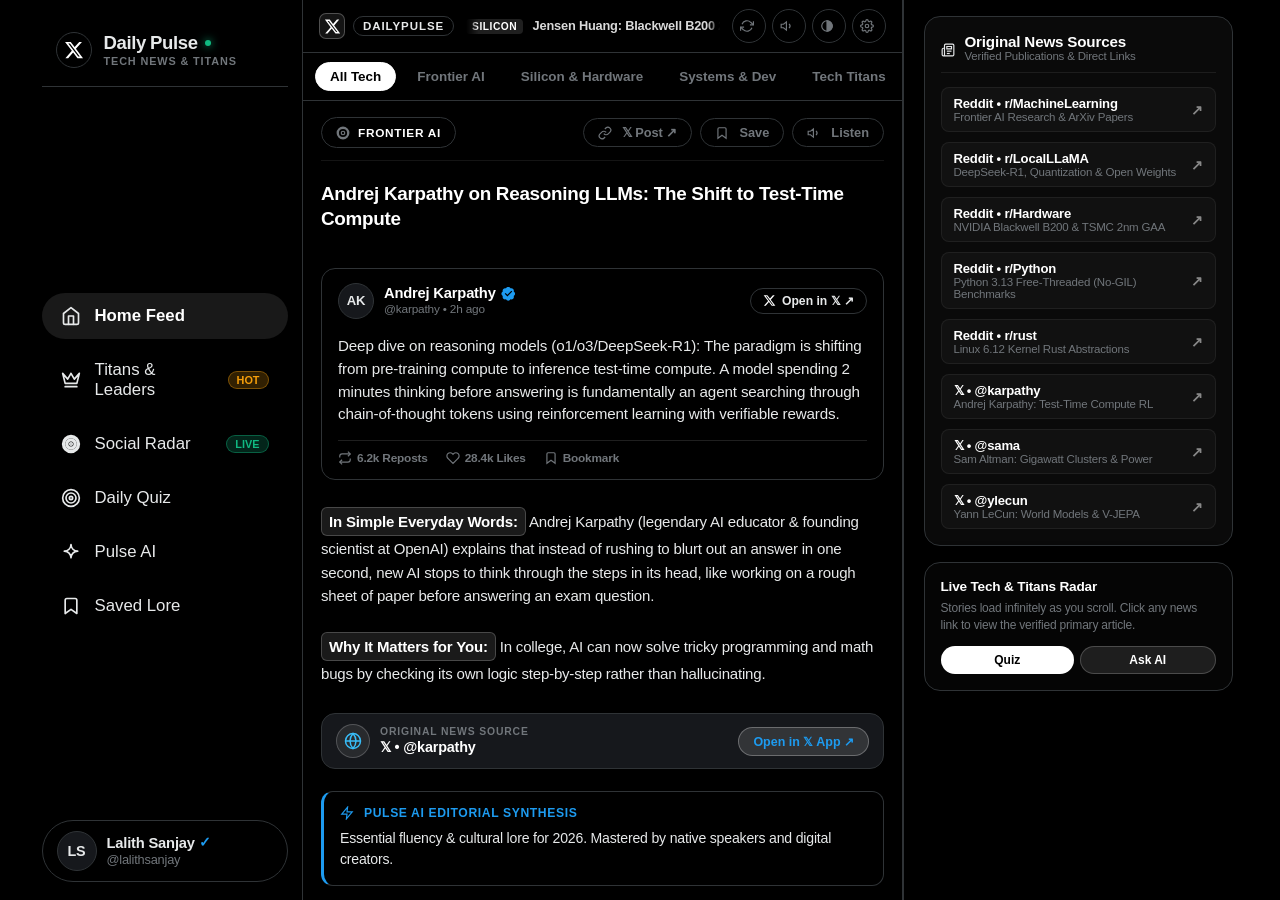
<file: index.html>
<!DOCTYPE html>
<html lang="en">
<head>
  <meta charset="UTF-8">
  <meta name="viewport" content="width=device-width, initial-scale=1.0, viewport-fit=cover">
  <meta name="theme-color" content="#000000">
  <meta name="apple-mobile-web-app-capable" content="yes">
  <meta name="apple-mobile-web-app-status-bar-style" content="black-translucent">
  <meta http-equiv="Content-Security-Policy" content="default-src 'self'; script-src 'self' 'unsafe-inline'; style-src 'self' 'unsafe-inline'; img-src 'self' data: https:; connect-src 'self' https://generativelanguage.googleapis.com https://api.openai.com https://hacker-news.firebaseio.com https://www.reddit.com; font-src 'self' data:; media-src 'self' data:; frame-ancestors 'none';">
  <meta http-equiv="X-Content-Type-Options" content="nosniff">
  <meta name="referrer" content="strict-origin-when-cross-origin">
  <title>DailyPulse • Global Tech News & Titans Radar</title>
  
    <link rel="preload" href="styles.css?v=31" as="style">
  <link rel="preload" href="app.js?v=31" as="script">
  <link rel="icon" type="image/svg+xml" href="icon.svg">
  <link rel="manifest" href="manifest.json">
  <link rel="stylesheet" href="styles.css?v=31">
</head>
<body>
  <div class="social-app-shell">
    
    <!-- MAIN BODY GRID (Twitter Desktop Sidebar + Timeline Feed) -->
    <div class="social-main-grid">
      
      <!-- DESKTOP LEFT NAVIGATION (Twitter / X Style) -->
      <aside class="x-desktop-nav">
        <!-- Sidebar Top Brand Header -->
        <div class="sidebar-brand-box" id="sidebarBrandBtn" title="DailyPulse: Global Culture & Fluency">
          <div class="x-brand-emblem" style="width:36px; height:36px; display:flex; align-items:center; justify-content:center; background:#000; border:1px solid #2f3336; border-radius:50%;">
            <svg class="x-brand-svg" viewBox="0 0 24 24" fill="#ffffff" style="width:20px; height:20px;">
              <path d="M18.244 2.25h3.308l-7.227 8.26 8.502 11.24H16.17l-5.214-6.817L4.99 21.75H1.68l7.73-8.835L1.254 2.25H8.08l4.713 6.231zm-1.161 17.52h1.833L7.084 4.126H5.117z"/>
            </svg>
          </div>
          <div class="pulse-brand-text">
            <div class="pulse-title-wrap">
              <span class="brand-title-daily">Daily</span><span class="brand-title-pulse">Pulse</span>
              <span class="pulse-live-beacon" title="Live Frequency"></span>
            </div>
            <div class="pulse-sub-row">
              <span class="x-brand-sub">Tech News & Titans</span>
            </div>
          </div>
        </div>

        <div class="x-nav-menu">
          <button class="x-nav-button active" data-tab="feed">
            <svg class="nav-svg-icon" viewBox="0 0 24 24" fill="none" stroke="currentColor" stroke-width="2" stroke-linecap="round" stroke-linejoin="round">
              <path d="M3 9l9-7 9 7v11a2 2 0 0 1-2 2H5a2 2 0 0 1-2-2z"></path>
              <polyline points="9 22 9 12 15 12 15 22"></polyline>
            </svg>
            <span>Home Feed</span>
          </button>

          <button class="x-nav-button" data-tab="titans">
            <svg class="nav-svg-icon" viewBox="0 0 24 24" fill="none" stroke="currentColor" stroke-width="2" stroke-linecap="round" stroke-linejoin="round">
              <path d="M2 4l3 12h14l3-12-6 7-4-7-4 7-6-7z"></path>
              <path d="M5 20h14"></path>
            </svg>
            <span>Titans & Leaders</span>
            <span class="nav-badge" style="background:rgba(245,158,11,0.2); color:#f59e0b; border-color:rgba(245,158,11,0.4);">HOT</span>
          </button>
          
          <button class="x-nav-button" data-tab="radar">
            <svg class="nav-svg-icon" viewBox="0 0 24 24" fill="none" stroke="currentColor" stroke-width="2" stroke-linecap="round" stroke-linejoin="round">
              <path d="M12 2a10 10 0 1 0 10 10A10 10 0 0 0 12 2zm0 18a8 8 0 1 1 8-8 8 8 0 0 1-8 8z"></path>
              <path d="M12 6a6 6 0 1 0 6 6 6 6 0 0 0-6-6zm0 10a4 4 0 1 1 4-4 4 4 0 0 1-4 4z"></path>
              <circle cx="12" cy="12" r="1.5"></circle>
            </svg>
            <span>Social Radar</span>
            <span class="nav-badge" style="background:rgba(16,185,129,0.2); color:#10b981; border-color:rgba(16,185,129,0.4);">LIVE</span>
          </button>

          <button class="x-nav-button" data-tab="quiz">
            <svg class="nav-svg-icon" viewBox="0 0 24 24" fill="none" stroke="currentColor" stroke-width="2" stroke-linecap="round" stroke-linejoin="round">
              <circle cx="12" cy="12" r="10"></circle>
              <circle cx="12" cy="12" r="6"></circle>
              <circle cx="12" cy="12" r="2"></circle>
            </svg>
            <span>Daily Quiz</span>
            <span class="quiz-badge">XP+</span>
          </button>
          
          <button class="x-nav-button" data-tab="ai">
            <svg class="nav-svg-icon" viewBox="0 0 24 24" fill="none" stroke="currentColor" stroke-width="2" stroke-linecap="round" stroke-linejoin="round">
              <path d="M12 3c0 4.5-3.5 8-8 8 4.5 0 8 3.5 8 8 0-4.5 3.5-8 8-8-4.5 0-8-3.5-8-8z"></path>
            </svg>
            <span>Pulse AI</span>
          </button>
          
          <button class="x-nav-button" data-tab="vault">
            <svg class="nav-svg-icon" viewBox="0 0 24 24" fill="none" stroke="currentColor" stroke-width="2" stroke-linecap="round" stroke-linejoin="round">
              <path d="M19 21l-7-5-7 5V5a2 2 0 0 1 2-2h10a2 2 0 0 1 2 2z"></path>
            </svg>
            <span>Saved Lore</span>
          </button>
        </div>

        <div class="x-profile-strip" id="profileStrip">
          <div style="display:flex; align-items:center; gap:10px; width:100%;">
            <div class="x-avatar" id="userAvatarText">LS</div>
            <div class="x-user-meta" style="flex:1;">
              <span class="x-user-display"><span id="userDisplayName">Lalith Sanjay</span> <span class="verified-badge">✓</span></span>
              <span class="x-user-handle" id="userDisplayHandle">@lalithsanjay</span>
            </div>
          </div>
          </div>
      </aside>

      <!-- TIMELINE VIEWPORT -->
      <main class="social-timeline">

        <!-- FLOATING FROSTED GLASS DYNAMIC ISLAND (Replaces the rigid old header bar) -->
        <div class="floating-island-container">
          <div class="dynamic-island-capsule">
            
            <!-- Left Live Beacon & Home Trigger -->
            <div class="island-left-meta" id="brandLogoBtn" title="DailyPulse">
              <div class="island-logo-emblem" style="display:flex; align-items:center; justify-content:center;">
                <svg class="island-brand-svg" viewBox="0 0 24 24" fill="#ffffff" style="width:17px; height:17px;">
                  <path d="M18.244 2.25h3.308l-7.227 8.26 8.502 11.24H16.17l-5.214-6.817L4.99 21.75H1.68l7.73-8.835L1.254 2.25H8.08l4.713 6.231zm-1.161 17.52h1.833L7.084 4.126H5.117z"/>
                </svg>
              </div>
              <span class="island-badge-label">DAILYPULSE</span>
            </div>

            <!-- Center Animated Live Culture Marquee Ticker -->
            <div class="island-ticker-wrapper" title="Live Breaking Culture & Tech Radar">
              <div class="island-ticker-track">
                <span class="ticker-item"><span class="ticker-cat-pill">SILICON</span> Jensen Huang: Blackwell B200 208B Transistors & 10TB/s NVLink</span>
                <span class="ticker-dot">•</span>
                <span class="ticker-item"><span class="ticker-cat-pill">FRONTIER AI</span> Andrej Karpathy: Reasoning LLMs Shift to Test-Time Compute</span>
                <span class="ticker-dot">•</span>
                <span class="ticker-item"><span class="ticker-cat-pill">SYSTEMS</span> Guido van Rossum: Python 3.13 No-GIL Multi-Core Execution</span>
                <span class="ticker-dot">•</span>
                <span class="ticker-item"><span class="ticker-cat-pill">KERNEL</span> Linus Torvalds: Linux 6.12 & Rust Infrastructure</span>
                <span class="ticker-dot">•</span>
                <span class="ticker-item"><span class="ticker-cat-pill">SCIENCE</span> Demis Hassabis: AlphaFold 3 Chemistry Nobel Prize</span>
                <span class="ticker-dot">•</span>
                <span class="ticker-item"><span class="ticker-cat-pill">CLUSTERS</span> Elon Musk: Colossus 100k Liquid-Cooled H100s in 122 Days</span>
                <span class="ticker-dot">•</span>
                <span class="ticker-item"><span class="ticker-cat-pill">OPEN WEIGHTS</span> Mark Zuckerberg: LLaMA 3.3 Winning Local AI</span>
                <span class="ticker-dot">•</span>
                <span class="ticker-item"><span class="ticker-cat-pill">POWER</span> Sam Altman: Gigawatt Clusters & Physical Power Grids</span>
              </div>
            </div>

            <!-- Right Quick Status & Controls -->
            <div class="island-right-meta">
              <button class="island-icon-btn" id="refreshFeedBtn" title="Refresh Live Tech & Culture Feed">
                <svg class="btn-svg-mini" viewBox="0 0 24 24" fill="none" stroke="currentColor" stroke-width="2">
                  <path d="M23 4v6h-6M1 20v-6h6"/>
                  <path d="M3.51 9a9 9 0 0 1 14.85-3.36L23 10M1 14l4.64 4.36A9 9 0 0 0 20.49 15"/>
                </svg>
              </button>
              
              <button class="island-icon-btn" id="audioToggleBtn" title="Toggle Sound Effects">
                <span id="audioIcon">
                  <svg class="btn-svg-mini" viewBox="0 0 24 24" fill="none" stroke="currentColor" stroke-width="2"><polygon points="11 5 6 9 2 9 2 15 6 15 11 19 11 5"></polygon><path d="M15.54 8.46a5 5 0 0 1 0 7.07"></path></svg>
                </span>
              </button>
              <button class="island-icon-btn" id="themeToggleBtn" title="Toggle Glass Theme">
                <span id="themeIcon">
                  <svg class="btn-svg-mini" viewBox="0 0 24 24" fill="none" stroke="currentColor" stroke-width="2"><circle cx="12" cy="12" r="9"></circle><path d="M12 3a9 9 0 0 1 0 18z" fill="currentColor"></path></svg>
                </span>
              </button>
              <button class="island-icon-btn" id="openSettingsBtn" title="Settings & Customization">
                <svg class="btn-svg-mini" viewBox="0 0 24 24" fill="none" stroke="currentColor" stroke-width="2"><circle cx="12" cy="12" r="3"></circle><path d="M19.4 15a1.65 1.65 0 0 0 .33 1.82l.06.06a2 2 0 0 1 0 2.83 2 2 0 0 1-2.83 0l-.06-.06a1.65 1.65 0 0 0-1.82-.33 1.65 1.65 0 0 0-1 1.51V21a2 2 0 0 1-2 2 2 2 0 0 1-2-2v-.09A1.65 1.65 0 0 0 9 19.4a1.65 1.65 0 0 0-1.82.33l-.06.06a2 2 0 0 1-2.83 0 2 2 0 0 1 0-2.83l.06-.06a1.65 1.65 0 0 0 .33-1.82 1.65 1.65 0 0 0-1.51-1H3a2 2 0 0 1-2-2 2 2 0 0 1 2-2h.09A1.65 1.65 0 0 0 4.6 9a1.65 1.65 0 0 0-.33-1.82l-.06-.06a2 2 0 0 1 0-2.83 2 2 0 0 1 2.83 0l.06.06a1.65 1.65 0 0 0 1.82.33H9a1.65 1.65 0 0 0 1-1.51V3a2 2 0 0 1 2-2 2 2 0 0 1 2 2v.09a1.65 1.65 0 0 0 1 1.51 1.65 1.65 0 0 0 1.82-.33l.06-.06a2 2 0 0 1 2.83 0 2 2 0 0 1 0 2.83l-.06.06a1.65 1.65 0 0 0-.33 1.82V9a1.65 1.65 0 0 0 1.51 1H21a2 2 0 0 1 2 2 2 2 0 0 1-2 2h-.09a1.65 1.65 0 0 0-1.51 1z"></path></svg>
              </button>
            </div>

          </div>
        </div>

        <!-- ================= PANE 1: HOME SOCIAL FEED (Daily Deck) ================= -->
        <section class="timeline-pane active" id="pane-feed">
          <div class="deck-feed-stream">
            
            <!-- Category Filter Pills (Executive Editorial Pills) -->
            <div class="category-filter-bar" id="categoryFilterBar">
              <button class="category-pill active" data-cat="all">All Tech</button>
              <button class="category-pill" data-cat="ai">Frontier AI</button>
              <button class="category-pill" data-cat="silicon">Silicon & Hardware</button>
              <button class="category-pill" data-cat="systems">Systems & Dev</button>
              <button class="category-pill" data-cat="leaders">Tech Titans</button>
              <button class="category-pill" data-cat="radar">Reddit & 𝕏 Radar</button>
            </div>

                        <!-- Mobile Pull-to-Refresh Interactive Indicator -->
            <div class="pull-refresh-indicator" id="pullRefreshIndicator">
              <div class="pull-refresh-capsule">
                <div class="pull-refresh-icon" id="pullRefreshIcon">
                  <svg viewBox="0 0 24 24" fill="none" stroke="currentColor" stroke-width="2.4" stroke-linecap="round" stroke-linejoin="round" style="width:16px; height:16px;">
                    <line x1="12" y1="5" x2="12" y2="19"></line>
                    <polyline points="19 12 12 19 5 12"></polyline>
                  </svg>
                </div>
                <span class="pull-refresh-text" id="pullRefreshText">Pull down to refresh feed</span>
              </div>
            </div>

            <!-- Continuous Social Feed Cards Stream -->
            <div id="activeSocialCardContainer" style="display:flex; flex-direction:column; gap:18px;"></div>

            <!-- Infinite Scroll Sentinel & Loader -->
            <div id="infiniteScrollSentinel" class="infinite-scroll-sentinel">
              <div class="infinite-scroll-loader">
                <div class="infinite-spinner-ring"></div>
                <span>Streaming live frontier tech radar & titans...</span>
              </div>
            </div>

          </div>
        </section>

        <!-- ================= PANE 2: ARCHITECTS & WORLD LEADERS ================= -->
        <section class="timeline-pane" id="pane-titans">
          <div class="titans-container">
            
            <!-- Header Banner -->
            <div class="titans-header-banner">
              <div class="titans-banner-top">
                <div>
                  <h2 class="titans-banner-title">Global Architects & Industry Leaders</h2>
                  <p class="titans-banner-desc">The founders, open-source architects, and world leaders every tech student must know in 2026.</p>
                </div>
                <div class="titans-live-pill">
                  <span class="radar-live-beacon"></span>
                  <span>LIVE RADAR</span>
                </div>
              </div>

              <!-- Real-time Search Input -->
              <div class="titans-search-wrap">
                <input type="text" id="titansSearchInput" class="dm-input" placeholder="Search leaders by name, architecture, or organization..." autocomplete="off" />
              </div>

              <!-- Category Filter Pills -->
              <div class="titans-filter-bar" id="titansFilterBar">
                <button class="titans-filter-pill active" data-filter="all">All Leaders (12)</button>
                <button class="titans-filter-pill" data-filter="opensource">Open Source & Systems</button>
                <button class="titans-filter-pill" data-filter="ai">Frontier AI & Science</button>
                <button class="titans-filter-pill" data-filter="tech">Enterprise Tech CEOs</button>
                <button class="titans-filter-pill" data-filter="policy">Geopolitics & Policy</button>
              </div>
            </div>

            <!-- Titans Cards Dynamic Stream -->
            <div id="titansCardContainer" class="titans-card-stream">
              <!-- Dynamically populated leader cards -->
            </div>

          </div>
        </section>

        <!-- ================= PANE 3: SOCIAL RADAR STREAM ================= -->
        <section class="timeline-pane" id="pane-radar">
          <div class="radar-timeline-stream">
            
            <div class="live-fetch-banner">
              <span class="radar-live-beacon"></span> <span>Live Radar Stream: Tracking Reddit, YouTube & Global Dispatches</span>
              <button id="refreshRadarBtn" style="background:transparent; border:none; color:#a7f3d0; cursor:pointer; font-size:0.75rem; font-weight:700; display:inline-flex; align-items:center; gap:4px;"><svg class="btn-svg-mini" viewBox="0 0 24 24" fill="none" stroke="currentColor" stroke-width="2"><polyline points="23 4 23 10 17 10"></polyline><polyline points="1 20 1 14 7 14"></polyline><path d="M3.51 9a9 9 0 0 1 14.85-3.36L23 10M1 14l4.64 4.36A9 9 0 0 0 20.49 15"></path></svg> Refresh</button>
            </div>

            <div class="radar-filter-bar" id="radarFilters">
              <button class="radar-tab-pill active" data-filter="all">All Signals</button>
              <button class="radar-tab-pill" data-filter="youtube">▶️ YouTube</button>
              <button class="radar-tab-pill" data-filter="reddit">Reddit (Live)</button>
              <button class="radar-tab-pill" data-filter="twitter">𝕏 Dispatches</button>
              <button class="radar-tab-pill" data-filter="news">Global Wire</button>
            </div>

            <div id="radarFeedContainer" style="display: flex; flex-direction: column; gap: 12px;"></div>

          </div>
        </section>

        <!-- ================= PANE 3: DAILY QUIZ & XP FLASHCARDS ================= -->
        <section class="timeline-pane" id="pane-quiz">
          <div class="quiz-container">
            <div style="display:flex; justify-content:space-between; align-items:center;">
              <div>
                <h2 style="font-size: 1.4rem;">Daily Lore & Fluency Examination</h2>
                <p style="color: var(--text-secondary); font-size: 0.9rem;">Test your grasp of modern vernacular, systems code, and leadership vocabulary.</p>
              </div>
              
            </div>

            <div id="quizStageBox" class="quiz-card-box">
              <!-- Dynamically populated quiz question -->
            </div>
          </div>
        </section>

        <!-- ================= PANE 4: PULSE AI DIRECT MESSAGES ================= -->
        <section class="timeline-pane" id="pane-ai">
          <div class="dm-chat-view">
            <div class="ai-chat-header" style="padding-bottom: 10px; border-bottom: 1px solid var(--x-border); display: flex; justify-content: space-between; align-items: center;">
              <div style="display: flex; align-items: center; gap: 10px;">
                <div class="ai-avatar-badge" style="width: 36px; height: 36px; border-radius: 50%; background: linear-gradient(135deg, #10a37f, #0d8a6a); display: flex; align-items: center; justify-content: center; color: white; font-weight: bold; font-size: 1.1rem; box-shadow: 0 0 14px rgba(16, 163, 127, 0.4);">
                  <svg style="width: 20px; height: 20px;" viewBox="0 0 24 24" fill="none" stroke="currentColor" stroke-width="2"><path d="M12 2a10 10 0 0 1 10 10c0 5.523-4.477 10-10 10S2 17.523 2 12 6.477 2 12 2zm0 4a6 6 0 1 0 0 12 6 6 0 0 0 0-12z"></path></svg>
                </div>
                <div>
                  <div style="display: flex; align-items: center; gap: 6px;">
                    <h3 style="font-size: 1.05rem; color: #fff; margin: 0; font-weight: 700;">ChatGPT Engine</h3>
                    <span class="verified-badge" style="background: #10a37f; color: #fff; border-radius: 50%; width: 14px; height: 14px; display: inline-flex; align-items: center; justify-content: center; font-size: 9px;">✓</span>
                    <span id="activeModelTag" style="font-size: 0.68rem; background: rgba(16, 163, 127, 0.15); color: #10a37f; border: 1px solid rgba(16, 163, 127, 0.3); border-radius: 4px; padding: 1px 6px; font-weight: 600;">GPT-4o Brain</span>
                  </div>
                  <span style="font-size: 0.72rem; color: #9ca3af; display: flex; align-items: center; gap: 4px;">
                    <span style="width: 6px; height: 6px; border-radius: 50%; background: #10b981; display: inline-block;"></span>
                    Answers anything: Math, Science, Code, Advice, General Knowledge
                  </span>
                </div>
              </div>
              <div style="display: flex; gap: 6px;">
                <button id="openAiSettingsBtn" title="AI Model & Key Settings" style="background: rgba(255,255,255,0.06); border: 1px solid var(--x-border); color: #e5e7eb; padding: 5px 10px; border-radius: var(--radius-pill); font-size: 0.75rem; cursor: pointer; display: flex; align-items: center; gap: 4px;">
                  <svg style="width: 13px; height: 13px;" viewBox="0 0 24 24" fill="none" stroke="currentColor" stroke-width="2"><circle cx="12" cy="12" r="3"></circle><path d="M19.4 15a1.65 1.65 0 0 0 .33 1.82l.06.06a2 2 0 0 1 0 2.83 2 2 0 0 1-2.83 0l-.06-.06a1.65 1.65 0 0 0-1.82-.33 1.65 1.65 0 0 0-1 1.51V21a2 2 0 0 1-2 2 2 2 0 0 1-2-2v-.09A1.65 1.65 0 0 0 9 19.4a1.65 1.65 0 0 0-1.82.33l-.06.06a2 2 0 0 1-2.83 0 2 2 0 0 1 0-2.83l.06-.06a1.65 1.65 0 0 0 .33-1.82 1.65 1.65 0 0 0-1.51-1H3a2 2 0 0 1-2-2 2 2 0 0 1 2-2h.09A1.65 1.65 0 0 0 4.6 9a1.65 1.65 0 0 0-.33-1.82l-.06-.06a2 2 0 0 1 0-2.83 2 2 0 0 1 2.83 0l.06.06a1.65 1.65 0 0 0 1.82.33H9a1.65 1.65 0 0 0 1-1.51V3a2 2 0 0 1 2-2 2 2 0 0 1 2 2v.09a1.65 1.65 0 0 0 1 1.51 1.65 1.65 0 0 0 1.82-.33l.06-.06a2 2 0 0 1 2.83 0 2 2 0 0 1 0 2.83l-.06.06a1.65 1.65 0 0 0-.33 1.82V9a1.65 1.65 0 0 0 1.51 1H21a2 2 0 0 1 2 2 2 2 0 0 1-2 2h-.09a1.65 1.65 0 0 0-1.51 1z"></path></svg>
                  <span>Model</span>
                </button>
                <button id="clearChatBtn" style="background: transparent; border: 1px solid var(--x-border); color: var(--text-muted); padding: 5px 10px; border-radius: var(--radius-pill); font-size: 0.75rem; cursor: pointer;">Clear</button>
              </div>
            </div>

            <div class="dm-chat-stream" id="chatLog">
              <div class="chat-welcome-container">
                <div class="chat-welcome-hero">
                  <div class="chat-welcome-icon">✦</div>
                  <h4 style="margin: 6px 0 4px; font-size: 1.15rem; color: #fff;">How can I help you today?</h4>
                  <p style="color: var(--text-muted); font-size: 0.85rem; margin: 0 0 14px;">Ask me anything across science, math, coding, life advice, writing, or everyday questions.</p>
                </div>
                <div class="chat-suggestion-chips">
                  <button class="chat-chip" onclick="quickAskAi('Why is the sky blue and how do rainbows form?')">🌈 Why is the sky blue?</button>
                  <button class="chat-chip" onclick="quickAskAi('Calculate: What is 25 * 14 and how much is 15% of 320?')">🔢 Solve math & percentages</button>
                  <button class="chat-chip" onclick="quickAskAi('What is the difference between a fruit and a vegetable?')">🍎 Fruit vs Vegetable</button>
                  <button class="chat-chip" onclick="quickAskAi('Write a short professional email asking for sick leave')">✍️ Draft an email</button>
                  <button class="chat-chip" onclick="quickAskAi('How does an airplane stay in the air?')">✈️ How airplanes fly</button>
                  <button class="chat-chip" onclick="quickAskAi('Write a Python function to check if a word is a palindrome')">💻 Write Python code</button>
                </div>
              </div>
            </div>

            <div class="dm-composer-bar">
              <input type="text" id="aiInput" class="dm-input" placeholder="Message ChatGPT... (math, science, code, advice, ideas)" autocomplete="off">
              <button id="sendAiBtn" class="dm-send-btn" title="Send message">➤</button>
            </div>
          </div>
        </section>

        <!-- ================= PANE 5: SAVED LORE VAULT ================= -->
        <section class="timeline-pane" id="pane-vault">
          <div class="vault-container" style="padding: 16px;">
            <div style="display:flex; justify-content:space-between; align-items:center; margin-bottom: 14px;">
              <div>
                <h2 style="font-size: 1.4rem;">Saved Knowledge Vault</h2>
                <p style="color: var(--text-secondary); font-size: 0.9rem;">Archived phrases, systems architectures, and leadership insights.</p>
              </div>
              <button id="exportLoreBtn" style="background:rgba(255,255,255,0.08); border:1px solid rgba(255,255,255,0.22); color:#ffffff; padding:6px 14px; border-radius:var(--radius-pill); font-size:0.8rem; font-weight:700; cursor:pointer;">Export Vault ↗</button>
            </div>
            <div id="vaultList" style="display: flex; flex-direction: column; gap: 10px;"></div>
          </div>
        </section>

      </main>

      <!-- DESKTOP RIGHT SIDEBAR (Verified News Sources & Live Outbound Links) -->
      <aside class="x-right-sidebar">
        <div class="right-sidebar-sticky">
          
          <!-- Verified News Sources Panel -->
          <div class="sidebar-news-panel">
            <div class="news-panel-header">
              <span class="news-radar-icon"><svg class="cat-svg-mini" viewBox="0 0 24 24" fill="none" stroke="currentColor" stroke-width="2"><path d="M4 22h16a2 2 0 0 0 2-2V4a2 2 0 0 0-2-2H8a2 2 0 0 0-2 2v16a2 2 0 0 1-2 2Zm0 0a2 2 0 0 1-2-2v-9c0-1.1.9-2 2-2h2"></path><path d="M18 14h-8"></path><path d="M15 18h-5"></path><path d="M10 6h8v4h-8V6Z"></path></svg></span>
              <div>
                <div class="news-panel-title">Original News Sources</div>
                <div class="news-panel-sub">Verified Publications & Direct Links</div>
              </div>
            </div>

            <div class="news-sources-list">
              <a href="https://www.reddit.com/r/MachineLearning/" target="_blank" rel="noopener noreferrer" class="source-item-row">
                <div>
                  <div class="source-item-outlet">Reddit • r/MachineLearning</div>
                  <div class="source-item-topic">Frontier AI Research & ArXiv Papers</div>
                </div>
                <span class="source-item-arrow">↗</span>
              </a>

              <a href="https://www.reddit.com/r/LocalLLaMA/" target="_blank" rel="noopener noreferrer" class="source-item-row">
                <div>
                  <div class="source-item-outlet">Reddit • r/LocalLLaMA</div>
                  <div class="source-item-topic">DeepSeek-R1, Quantization & Open Weights</div>
                </div>
                <span class="source-item-arrow">↗</span>
              </a>

              <a href="https://www.reddit.com/r/hardware/" target="_blank" rel="noopener noreferrer" class="source-item-row">
                <div>
                  <div class="source-item-outlet">Reddit • r/Hardware</div>
                  <div class="source-item-topic">NVIDIA Blackwell B200 & TSMC 2nm GAA</div>
                </div>
                <span class="source-item-arrow">↗</span>
              </a>

              <a href="https://www.reddit.com/r/Python/" target="_blank" rel="noopener noreferrer" class="source-item-row">
                <div>
                  <div class="source-item-outlet">Reddit • r/Python</div>
                  <div class="source-item-topic">Python 3.13 Free-Threaded (No-GIL) Benchmarks</div>
                </div>
                <span class="source-item-arrow">↗</span>
              </a>

              <a href="https://www.reddit.com/r/rust/" target="_blank" rel="noopener noreferrer" class="source-item-row">
                <div>
                  <div class="source-item-outlet">Reddit • r/rust</div>
                  <div class="source-item-topic">Linux 6.12 Kernel Rust Abstractions</div>
                </div>
                <span class="source-item-arrow">↗</span>
              </a>

              <a href="https://x.com/karpathy" target="_blank" rel="noopener noreferrer" class="source-item-row">
                <div>
                  <div class="source-item-outlet">𝕏 • @karpathy</div>
                  <div class="source-item-topic">Andrej Karpathy: Test-Time Compute RL</div>
                </div>
                <span class="source-item-arrow">↗</span>
              </a>

              <a href="https://x.com/sama" target="_blank" rel="noopener noreferrer" class="source-item-row">
                <div>
                  <div class="source-item-outlet">𝕏 • @sama</div>
                  <div class="source-item-topic">Sam Altman: Gigawatt Clusters & Power</div>
                </div>
                <span class="source-item-arrow">↗</span>
              </a>

              <a href="https://x.com/ylecun" target="_blank" rel="noopener noreferrer" class="source-item-row">
                <div>
                  <div class="source-item-outlet">𝕏 • @ylecun</div>
                  <div class="source-item-topic">Yann LeCun: World Models & V-JEPA</div>
                </div>
                <span class="source-item-arrow">↗</span>
              </a>
            </div>
          </div>

          <!-- Quick Actions -->
          <div class="sidebar-news-panel" style="background:rgba(255,255,255,0.02);">
            <div style="font-size:0.85rem; font-weight:800; color:#ffffff; margin-bottom:6px;">Live Tech & Titans Radar</div>
            <p style="font-size:0.75rem; color:var(--text-muted); line-height:1.4; margin-bottom:12px;">Stories load infinitely as you scroll. Click any news link to view the verified primary article.</p>
            <div style="display:flex; gap:6px;">
              <button onclick="switchTab('quiz')" style="flex:1; background:#ffffff; color:#000; border:none; padding:6px 12px; border-radius:var(--radius-pill); font-size:0.75rem; font-weight:800; cursor:pointer;">Quiz</button>
              <button onclick="switchTab('ai')" style="flex:1; background:rgba(255,255,255,0.1); color:#fff; border:1px solid rgba(255,255,255,0.2); padding:6px 12px; border-radius:var(--radius-pill); font-size:0.75rem; font-weight:800; cursor:pointer;">Ask AI</button>
            </div>
          </div>

        </div>
      </aside>
    </div>

    <!-- MOBILE BOTTOM NAVIGATION (Executive Precision Navigation) -->
    <nav class="social-bottom-nav">
      <button class="social-nav-btn active" data-tab="feed">
        <svg class="nav-svg-icon" viewBox="0 0 24 24" fill="none" stroke="currentColor" stroke-width="2" stroke-linecap="round" stroke-linejoin="round">
          <path d="M3 9l9-7 9 7v11a2 2 0 0 1-2 2H5a2 2 0 0 1-2-2z"></path>
          <polyline points="9 22 9 12 15 12 15 22"></polyline>
        </svg>
        <span>Home</span>
      </button>

      <button class="social-nav-btn" data-tab="titans">
        <svg class="nav-svg-icon" viewBox="0 0 24 24" fill="none" stroke="currentColor" stroke-width="2" stroke-linecap="round" stroke-linejoin="round">
          <path d="M2 4l3 12h14l3-12-6 7-4-7-4 7-6-7z"></path>
          <path d="M5 20h14"></path>
        </svg>
        <span>Titans</span>
      </button>

      <button class="social-nav-btn" data-tab="radar">
        <svg class="nav-svg-icon" viewBox="0 0 24 24" fill="none" stroke="currentColor" stroke-width="2" stroke-linecap="round" stroke-linejoin="round">
          <path d="M12 2a10 10 0 1 0 10 10A10 10 0 0 0 12 2zm0 18a8 8 0 1 1 8-8 8 8 0 0 1-8 8z"></path>
          <path d="M12 6a6 6 0 1 0 6 6 6 6 0 0 0-6-6zm0 10a4 4 0 1 1 4-4 4 4 0 0 1-4 4z"></path>
          <circle cx="12" cy="12" r="1.5"></circle>
        </svg>
        <span>Radar</span>
      </button>

      <button class="social-nav-btn" data-tab="quiz">
        <svg class="nav-svg-icon" viewBox="0 0 24 24" fill="none" stroke="currentColor" stroke-width="2" stroke-linecap="round" stroke-linejoin="round">
          <circle cx="12" cy="12" r="10"></circle>
          <circle cx="12" cy="12" r="6"></circle>
          <circle cx="12" cy="12" r="2"></circle>
        </svg>
        <span>Quiz</span>
      </button>

      <button class="social-nav-btn" data-tab="ai">
        <svg class="nav-svg-icon" viewBox="0 0 24 24" fill="none" stroke="currentColor" stroke-width="2" stroke-linecap="round" stroke-linejoin="round">
          <path d="M12 3c0 4.5-3.5 8-8 8 4.5 0 8 3.5 8 8 0-4.5 3.5-8 8-8-4.5 0-8-3.5-8-8z"></path>
        </svg>
        <span>AI</span>
      </button>

      <button class="social-nav-btn" data-tab="vault">
        <svg class="nav-svg-icon" viewBox="0 0 24 24" fill="none" stroke="currentColor" stroke-width="2" stroke-linecap="round" stroke-linejoin="round">
          <path d="M19 21l-7-5-7 5V5a2 2 0 0 1 2-2h10a2 2 0 0 1 2 2z"></path>
        </svg>
        <span>Saved</span>
      </button>
    </nav>

  </div>

  <!-- SETTINGS MODAL -->
  <div class="modal-overlay" id="settingsModal">
    <div class="settings-card">
      <div style="display:flex; justify-content:space-between; align-items:center; border-bottom:1px solid var(--x-border); padding-bottom:12px;">
        <h3 style="color:#fff; font-size:1.2rem;">Settings & Preferences</h3>
        <button id="closeSettingsBtn" style="background:transparent; border:none; color:var(--text-muted); font-size:1.2rem; cursor:pointer;">✕</button>
      </div>

      <div class="setting-row">
        <div>
          <strong style="display:block; font-size:0.95rem;">Display Name</strong>
          <span style="color:var(--text-muted); font-size:0.8rem;">Change your profile name</span>
        </div>
        <input type="text" id="settingNameInput" class="dm-input" style="width:160px; padding:6px 12px; font-size:0.85rem;" value="Lalith Sanjay" />
      </div>

      <div class="setting-row">
        <div>
          <strong style="display:block; font-size:0.95rem;">Sound & Audio Effects</strong>
          <span style="color:var(--text-muted); font-size:0.8rem;">Hear likes, speech, and chimes</span>
        </div>
        <input type="checkbox" id="settingSoundToggle" checked style="width:20px; height:20px; accent-color:var(--x-blue); cursor:pointer;" />
      </div>

      <div class="setting-row" style="flex-direction: column; align-items: flex-start; gap: 8px;">
        <div>
          <strong style="display:block; font-size:0.95rem;">AI Brain & Model Provider</strong>
          <span style="color:var(--text-muted); font-size:0.8rem;">Select your AI chat intelligence</span>
        </div>
        <select id="settingAiProvider" class="dm-input" style="width:100%; padding:8px; font-size:0.85rem;">
          <option value="builtin" selected>⚡ Pulse ChatGPT Neural Engine (Built-in, Instant, Free & Offline)</option>
          <option value="gemini">🌟 Google Gemini 1.5 Flash (Custom API key)</option>
          <option value="openai">🤖 OpenAI GPT-4o-mini (Custom API key)</option>
        </select>
        <div id="apiKeyRow" style="width: 100%; display: none; margin-top: 4px;">
          <input type="password" id="settingAiKey" class="dm-input" style="width:100%; padding:8px; font-size:0.85rem;" placeholder="Paste API Key here (stored locally in browser)..." />
          <span style="font-size:0.7rem; color:var(--text-muted); display:block; margin-top:3px;">Your key stays 100% private in browser localStorage and is never sent to external servers.</span>
        </div>
      </div>

      <div class="setting-row">
        <div>
          <strong style="display:block; font-size:0.95rem;">Audio Pronunciation Speed</strong>
          <span style="color:var(--text-muted); font-size:0.8rem;">Speech rate for English practice</span>
        </div>
        <select id="settingSpeechRate" class="dm-input" style="width:120px; padding:6px; font-size:0.85rem;">
          <option value="0.8">0.8x (Slow)</option>
          <option value="0.95" selected>1.0x (Normal)</option>
          <option value="1.2">1.2x (Fast)</option>
        </select>
      </div>

      <div style="border-top:1px solid var(--x-border); padding-top:12px; display:flex; justify-content:flex-end;">
        <button id="saveSettingsBtn" class="feed-next-btn" style="padding:8px 20px;">Save Settings</button>
      </div>
    </div>
  </div>

  <canvas id="confettiCanvas" style="position:fixed; top:0; left:0; width:100%; height:100%; pointer-events:none; z-index:9999;"></canvas>
  <script src="app.js?v=31"></script>
</body>
</html>
</file>
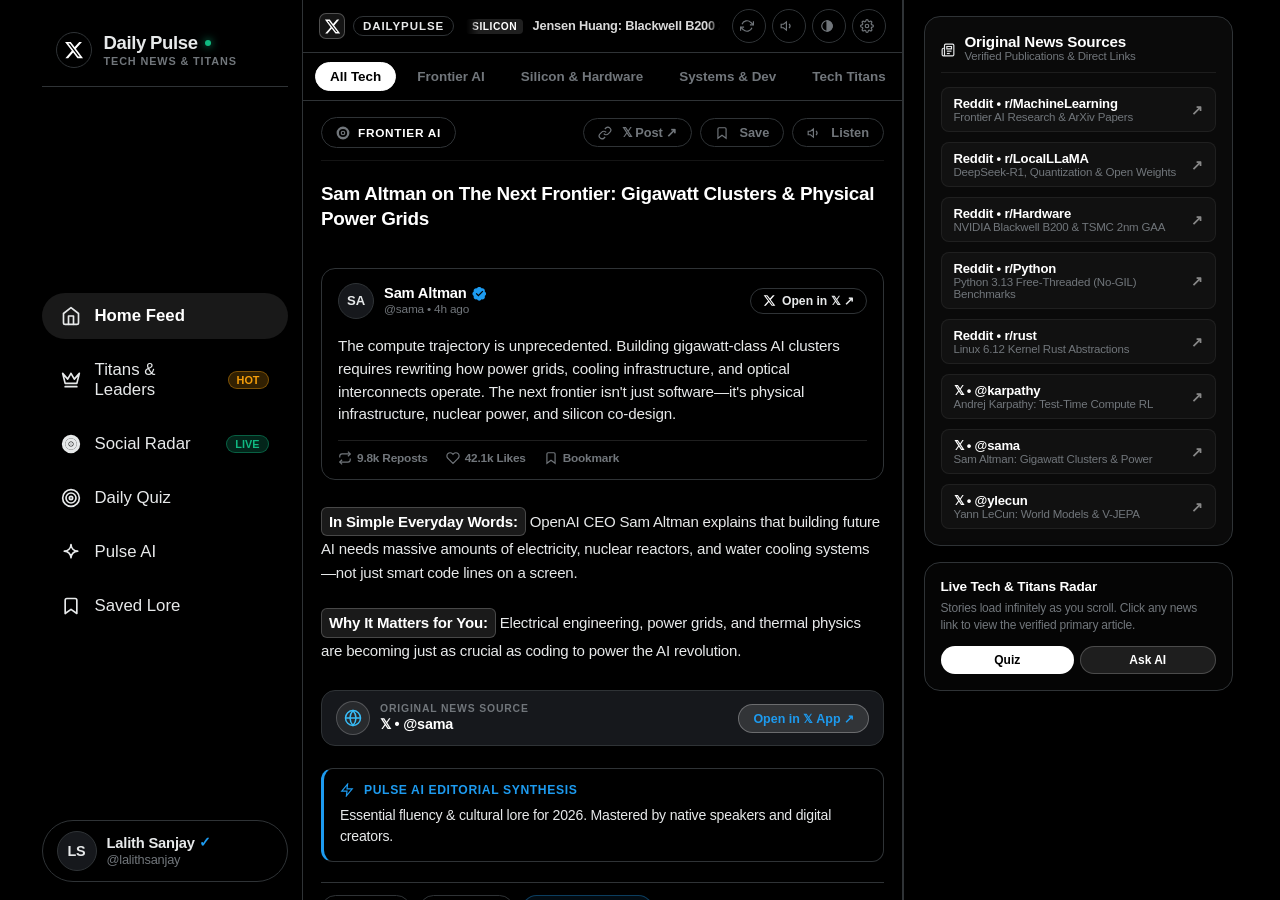
<file: DailyPulse.html>
﻿<!DOCTYPE html>
<html lang="en">
<head>
  <meta charset="UTF-8">
  <meta name="viewport" content="width=device-width, initial-scale=1.0, viewport-fit=cover">
  <meta name="theme-color" content="#000000">
  <meta name="apple-mobile-web-app-capable" content="yes">
  <meta name="apple-mobile-web-app-status-bar-style" content="black-translucent">
  <meta http-equiv="Content-Security-Policy" content="default-src 'self'; script-src 'self' 'unsafe-inline'; style-src 'self' 'unsafe-inline'; img-src 'self' data: https:; connect-src 'self' https://generativelanguage.googleapis.com https://api.openai.com https://hacker-news.firebaseio.com https://www.reddit.com; font-src 'self' data:; media-src 'self' data:; frame-ancestors 'none';">
  <meta http-equiv="X-Content-Type-Options" content="nosniff">
  <meta name="referrer" content="strict-origin-when-cross-origin">
  <title>DailyPulse • Global Tech News & Titans Radar</title>
  
    <link rel="icon" type="image/svg+xml" href="icon.svg">
  <link rel="manifest" href="manifest.json">
  <style>
/* ============================================================
   DAILYPULSE ⚡ - Black & White Transparent Glassmorphism UI
   Minimalist, ultra-clean Apple & VisionOS monochrome frosted glass
   ============================================================ */

:root {
  /* Default: Deep OLED Black with Ultra-Blur White Frosted Glass */
  --app-bg: #000000;
  --glass-card: rgba(255, 255, 255, 0.055);
  --glass-card-hover: rgba(255, 255, 255, 0.095);
  --glass-card-active: rgba(255, 255, 255, 0.15);
  --glass-header: rgba(0, 0, 0, 0.82);
  --glass-nav: rgba(0, 0, 0, 0.88);
  --glass-embed: rgba(255, 255, 255, 0.07);
  
  --glass-border: rgba(255, 255, 255, 0.16);
  --glass-border-hover: rgba(255, 255, 255, 0.32);
  --glass-border-strong: rgba(255, 255, 255, 0.6);
  
  --glass-blur: blur(42px) saturate(210%) brightness(108%);
  --glass-shadow: 0 20px 50px rgba(0, 0, 0, 0.85);
  --glass-inset: inset 0 1px 1px rgba(255, 255, 255, 0.35), inset 0 -1px 1px rgba(255, 255, 255, 0.05);

  --text-primary: #ffffff;
  --text-secondary: rgba(255, 255, 255, 0.8);
  --text-muted: rgba(255, 255, 255, 0.48);
  
  --accent-btn-bg: #ffffff;
  --accent-btn-text: #000000;
  --accent-gold: #ffb703;
  --accent-orange: #ff5722;
  --accent-emerald: #10b981;

  --font-social: -apple-system, BlinkMacSystemFont, "Segoe UI", Roboto, Helvetica, Arial, sans-serif;
  --radius-sm: 10px;
  --radius-md: 18px;
  --radius-lg: 26px;
  --radius-pill: 9999px;
  --transition: all 0.22s cubic-bezier(0.16, 1, 0.3, 1);
}

/* White Transparent Glass Theme (Frosted Ice / Pearl) */
body.theme-white-glass {
  --app-bg: #07090e;
  --glass-card: rgba(255, 255, 255, 0.14);
  --glass-card-hover: rgba(255, 255, 255, 0.22);
  --glass-card-active: rgba(255, 255, 255, 0.28);
  --glass-header: rgba(12, 16, 24, 0.75);
  --glass-nav: rgba(12, 16, 24, 0.85);
  --glass-embed: rgba(255, 255, 255, 0.09);
  
  --glass-border: rgba(255, 255, 255, 0.24);
  --glass-border-hover: rgba(255, 255, 255, 0.45);
  --glass-border-strong: rgba(255, 255, 255, 0.7);
  
  --glass-shadow: 0 20px 50px rgba(0, 0, 0, 0.6);
  --glass-inset: inset 0 1px 2px rgba(255, 255, 255, 0.45);
  --text-primary: #ffffff;
  --text-secondary: rgba(255, 255, 255, 0.9);
  --text-muted: rgba(255, 255, 255, 0.6);
}

/* Base Reset */
* {
  margin: 0;
  padding: 0;
  box-sizing: border-box;
  -webkit-tap-highlight-color: transparent;
}

/* Pure Deep Black Background with Ambient Frosted Orbs */
body {
  background-color: var(--app-bg);
  background-image: 
    radial-gradient(circle at 15% 15%, rgba(255, 255, 255, 0.09) 0%, transparent 45%),
    radial-gradient(circle at 85% 25%, rgba(255, 255, 255, 0.07) 0%, transparent 50%),
    radial-gradient(circle at 50% 65%, rgba(255, 255, 255, 0.08) 0%, transparent 55%),
    radial-gradient(circle at 30% 90%, rgba(255, 255, 255, 0.06) 0%, transparent 45%);
  background-attachment: fixed;
  background-size: cover;
  color: var(--text-primary);
  font-family: var(--font-social);
  overflow-x: hidden;
  min-height: 100vh;
  min-height: 100dvh;
  -webkit-font-smoothing: antialiased;
  transition: background 0.3s ease;
}

/* Custom Sleek Transparent Scrollbar */
::-webkit-scrollbar {
  width: 5px;
  height: 5px;
}
::-webkit-scrollbar-track {
  background: transparent;
}
::-webkit-scrollbar-thumb {
  background: rgba(255, 255, 255, 0.14);
  border-radius: var(--radius-pill);
}
::-webkit-scrollbar-thumb:hover {
  background: rgba(255, 255, 255, 0.28);
}

/* Main Container Frame */
.social-app-shell {
  display: flex;
  flex-direction: column;
  height: 100vh;
  height: 100dvh;
  max-width: 1400px;
  margin: 0 auto;
}

/* ============================================================
   FLOATING FROSTED GLASS DYNAMIC ISLAND (Replaces old rigid header bar)
   ============================================================ */
.floating-island-container {
  position: sticky;
  top: 10px;
  z-index: 250;
  width: 100%;
  padding: 0 16px;
  margin-bottom: 8px;
  pointer-events: none;
}

.dynamic-island-capsule {
  pointer-events: auto;
  max-width: 760px;
  margin: 0 auto;
  height: 48px;
  background: rgba(8, 10, 15, 0.72);
  backdrop-filter: blur(35px) saturate(190%);
  -webkit-backdrop-filter: blur(35px) saturate(190%);
  border: 1px solid rgba(255, 255, 255, 0.16);
  border-radius: var(--radius-pill);
  box-shadow: 
    0 12px 35px rgba(0, 0, 0, 0.7),
    0 0 20px rgba(255, 255, 255, 0.04),
    inset 0 1px 1px rgba(255, 255, 255, 0.35);
  display: flex;
  align-items: center;
  justify-content: space-between;
  padding: 0 14px;
  gap: 12px;
  transition: all 0.3s cubic-bezier(0.16, 1, 0.3, 1);
}

.dynamic-island-capsule:hover {
  border-color: rgba(255, 255, 255, 0.28);
  box-shadow: 
    0 16px 45px rgba(0, 0, 0, 0.8),
    0 0 28px rgba(255, 255, 255, 0.08),
    inset 0 1px 1px rgba(255, 255, 255, 0.5);
  transform: translateY(-1px);
}

/* White Glass Theme Variant */
body.theme-white-glass .dynamic-island-capsule {
  background: rgba(255, 255, 255, 0.16);
  border-color: rgba(255, 255, 255, 0.3);
  box-shadow: 
    0 12px 35px rgba(0, 0, 0, 0.4),
    inset 0 1px 2px rgba(255, 255, 255, 0.5);
}

.island-left-meta {
  display: flex;
  align-items: center;
  gap: 8px;
  cursor: pointer;
  flex-shrink: 0;
  user-select: none;
}

.island-emblem-mini {
  position: relative;
  width: 28px;
  height: 28px;
  background: rgba(255, 255, 255, 0.1);
  border: 1px solid rgba(255, 255, 255, 0.3);
  border-radius: 50%;
  display: flex;
  align-items: center;
  justify-content: center;
  box-shadow: 0 0 12px rgba(255, 255, 255, 0.2);
}

.island-pulse-dot {
  position: absolute;
  top: -2px;
  right: -2px;
  width: 8px;
  height: 8px;
  background: #10b981;
  border-radius: 50%;
  box-shadow: 0 0 10px #10b981;
  animation: radarBlink 1.8s infinite ease-in-out;
}

.island-svg-mini {
  width: 14px;
  height: 14px;
}

.island-badge-label {
  font-size: 0.72rem;
  font-weight: 800;
  letter-spacing: 0.08em;
  color: #ffffff;
  text-transform: uppercase;
  background: rgba(255, 255, 255, 0.08);
  padding: 3px 9px;
  border-radius: var(--radius-pill);
  border: 1px solid rgba(255, 255, 255, 0.15);
}

/* Center Marquee Ticker */
.island-ticker-wrapper {
  flex: 1;
  overflow: hidden;
  white-space: nowrap;
  mask-image: linear-gradient(to right, transparent, black 8%, black 92%, transparent);
  -webkit-mask-image: linear-gradient(to right, transparent, black 8%, black 92%, transparent);
  position: relative;
  height: 24px;
  display: flex;
  align-items: center;
}

.island-ticker-track {
  display: inline-flex;
  align-items: center;
  gap: 14px;
  animation: islandMarquee 26s linear infinite;
}

.island-ticker-track:hover {
  animation-play-state: paused;
}

@keyframes islandMarquee {
  0% { transform: translateX(0); }
  100% { transform: translateX(-50%); }
}

.ticker-item {
  font-size: 0.8rem;
  font-weight: 600;
  color: rgba(255, 255, 255, 0.85);
  cursor: pointer;
  transition: color 0.2s ease;
}

.ticker-item:hover {
  color: #ffffff;
  text-shadow: 0 0 10px rgba(255, 255, 255, 0.6);
}

.ticker-dot {
  color: rgba(255, 255, 255, 0.35);
  font-size: 0.75rem;
}

/* Right Controls */
.island-right-meta {
  display: flex;
  align-items: center;
  gap: 6px;
  flex-shrink: 0;
}

.island-stat-chip {
  display: flex;
  align-items: center;
  gap: 5px;
  background: rgba(255, 255, 255, 0.07);
  border: 1px solid rgba(255, 255, 255, 0.16);
  padding: 4px 10px;
  border-radius: var(--radius-pill);
  font-size: 0.76rem;
  font-weight: 800;
  color: #ffffff;
  user-select: none;
  backdrop-filter: blur(12px);
}

.island-stat-chip.streak {
  color: #ffb703;
}

.island-icon-btn {
  width: 32px;
  height: 32px;
  background: rgba(255, 255, 255, 0.07);
  border: 1px solid rgba(255, 255, 255, 0.16);
  border-radius: 50%;
  display: flex;
  align-items: center;
  justify-content: center;
  color: #ffffff;
  font-size: 0.85rem;
  cursor: pointer;
  transition: all 0.2s ease;
  backdrop-filter: blur(12px);
}

.island-icon-btn:hover {
  background: rgba(255, 255, 255, 0.18);
  border-color: rgba(255, 255, 255, 0.35);
  transform: scale(1.08);
}

.island-icon-btn:active {
  transform: scale(0.94);
}

/* Sidebar Top Brand Header */
.sidebar-brand-box {
  display: flex;
  align-items: center;
  gap: 12px;
  padding: 14px 14px 18px 14px;
  cursor: pointer;
  user-select: none;
  border-bottom: 1px solid var(--glass-border);
  margin-bottom: 14px;
  transition: var(--transition);
}

.sidebar-brand-box:hover {
  background: rgba(255, 255, 255, 0.04);
  border-radius: var(--radius-md);
}

.sidebar-brand-box:active {
  transform: scale(0.98);
}

/* ============================================================
   ANIMATED LOGO: CARDIOGRAM PULSE + ELECTRIC HEARTBEAT EMBLEM
   ============================================================ */
.pulse-brand-emblem {
  position: relative;
  width: 40px;
  height: 40px;
  display: flex;
  align-items: center;
  justify-content: center;
  flex-shrink: 0;
}

.pulse-radar-halo {
  position: absolute;
  width: 100%;
  height: 100%;
  border-radius: 12px;
  background: rgba(255, 255, 255, 0.18);
  opacity: 0;
  pointer-events: none;
  animation: radarPulseAura 3s infinite cubic-bezier(0.1, 0.8, 0.3, 1);
}

@keyframes radarPulseAura {
  0% {
    transform: scale(0.85);
    opacity: 0.8;
  }
  60% {
    transform: scale(1.4);
    opacity: 0;
  }
  100% {
    transform: scale(1.55);
    opacity: 0;
  }
}

.pulse-svg-logo {
  width: 40px;
  height: 40px;
  overflow: visible;
  filter: drop-shadow(0 4px 14px rgba(0, 0, 0, 0.8));
  transition: transform 0.25s cubic-bezier(0.16, 1, 0.3, 1);
}

.x-header-brand:hover .pulse-svg-logo {
  transform: scale(1.08);
}

.logo-glass-bg {
  fill: rgba(255, 255, 255, 0.08);
  stroke: rgba(255, 255, 255, 0.28);
  stroke-width: 1.2;
}

/* Moving Cardiogram Signal Line */
.logo-ecg-line {
  fill: none;
  stroke: rgba(255, 255, 255, 0.45);
  stroke-width: 1.8;
  stroke-linecap: round;
  stroke-linejoin: round;
  stroke-dasharray: 55;
  stroke-dashoffset: 110;
  animation: ecgWaveSweep 3s infinite linear;
}

@keyframes ecgWaveSweep {
  0% {
    stroke-dashoffset: 110;
    opacity: 0.3;
  }
  25% {
    opacity: 0.95;
  }
  65% {
    stroke-dashoffset: 0;
    opacity: 0.95;
  }
  100% {
    stroke-dashoffset: -110;
    opacity: 0.3;
  }
}

/* Heartbeat Lub-Dub Pulsing Lightning Bolt */
.logo-bolt-icon {
  transform-origin: 22px 22px;
  animation: boltHeartbeat 3s infinite ease-in-out;
  filter: drop-shadow(0 0 6px rgba(255, 255, 255, 0.8));
}

@keyframes boltHeartbeat {
  0%, 100% {
    transform: scale(1);
    filter: drop-shadow(0 0 6px rgba(255, 255, 255, 0.7));
  }
  14% {
    transform: scale(1.18);
    filter: drop-shadow(0 0 14px rgba(255, 255, 255, 1));
  }
  24% {
    transform: scale(1.05);
    filter: drop-shadow(0 0 8px rgba(255, 255, 255, 0.8));
  }
  34% {
    transform: scale(1.22);
    filter: drop-shadow(0 0 18px rgba(255, 255, 255, 1));
  }
  48% {
    transform: scale(1);
    filter: drop-shadow(0 0 6px rgba(255, 255, 255, 0.7));
  }
}

/* Brand Text & Live Audio Equalizer */
.pulse-brand-text {
  display: flex;
  flex-direction: column;
  line-height: 1.15;
}

.pulse-title-wrap {
  display: flex;
  align-items: center;
  gap: 4px;
  font-size: 1.16rem;
  font-weight: 900;
  letter-spacing: -0.02em;
}

.brand-title-daily {
  color: #ffffff;
}

.brand-title-pulse {
  color: #ffffff;
  text-shadow: 0 0 12px rgba(255, 255, 255, 0.55);
}

.pulse-live-beacon {
  width: 6px;
  height: 6px;
  background: #10b981;
  border-radius: 50%;
  margin-left: 3px;
  box-shadow: 0 0 8px #10b981;
  animation: beaconBlink 2s infinite ease-in-out;
}

@keyframes beaconBlink {
  0%, 100% {
    opacity: 1;
    transform: scale(1);
  }
  50% {
    opacity: 0.3;
    transform: scale(0.65);
  }
}

.pulse-sub-row {
  display: flex;
  align-items: center;
  gap: 6px;
  margin-top: 2px;
}

.x-brand-sub {
  font-size: 0.68rem;
  color: var(--text-muted);
  font-weight: 800;
  text-transform: uppercase;
  letter-spacing: 0.08em;
}

.mini-equalizer {
  display: inline-flex;
  align-items: flex-end;
  gap: 2px;
  height: 9px;
}

.eq-bar {
  width: 2px;
  background: rgba(255, 255, 255, 0.7);
  border-radius: 1px;
  animation: eqBounce 1.2s infinite ease-in-out;
}

.eq-1 { height: 40%; animation-delay: 0.1s; }
.eq-2 { height: 90%; animation-delay: 0.35s; }
.eq-3 { height: 60%; animation-delay: 0.2s; }

@keyframes eqBounce {
  0%, 100% { height: 30%; opacity: 0.45; }
  50% { height: 100%; opacity: 1; }
}

.x-header-actions {
  display: flex;
  align-items: center;
  gap: 8px;
}

/* Transparent Download Pill */
.download-pill-btn {
  background: rgba(255, 255, 255, 0.08);
  border: 1px solid var(--glass-border);
  color: #ffffff;
  font-weight: 800;
  font-size: 0.76rem;
  text-decoration: none;
  padding: 6px 14px;
  border-radius: var(--radius-pill);
  cursor: pointer;
  backdrop-filter: blur(12px);
  -webkit-backdrop-filter: blur(12px);
  transition: var(--transition);
  display: inline-flex;
  align-items: center;
  gap: 5px;
  box-shadow: var(--glass-inset);
}

.download-pill-btn:hover {
  background: rgba(255, 255, 255, 0.16);
  border-color: var(--glass-border-hover);
  transform: translateY(-1px);
}

/* Glass XP & Streak Pills */
.xp-level-pill {
  display: flex;
  align-items: center;
  gap: 5px;
  background: rgba(255, 255, 255, 0.06);
  border: 1px solid var(--glass-border);
  padding: 5px 12px;
  border-radius: var(--radius-pill);
  font-size: 0.78rem;
  font-weight: 800;
  color: #fff;
  backdrop-filter: blur(10px);
  box-shadow: var(--glass-inset);
}

.streak-pill-social {
  display: flex;
  align-items: center;
  gap: 4px;
  background: rgba(255, 255, 255, 0.06);
  border: 1px solid var(--glass-border);
  padding: 5px 12px;
  border-radius: var(--radius-pill);
  font-size: 0.8rem;
  font-weight: 800;
  color: #fff;
  backdrop-filter: blur(10px);
  box-shadow: var(--glass-inset);
}

.header-icon-btn {
  background: rgba(255, 255, 255, 0.06);
  border: 1px solid var(--glass-border);
  width: 34px;
  height: 34px;
  border-radius: var(--radius-pill);
  display: flex;
  align-items: center;
  justify-content: center;
  cursor: pointer;
  color: var(--text-primary);
  font-size: 0.95rem;
  backdrop-filter: blur(12px);
  transition: var(--transition);
  box-shadow: var(--glass-inset);
}

.header-icon-btn:hover {
  background: rgba(255, 255, 255, 0.15);
  border-color: var(--glass-border-hover);
  transform: translateY(-1px);
}

/* ============================================================
   MAIN GRID & DESKTOP GLASS SIDEBAR
   ============================================================ */
.social-main-grid {
  display: flex;
  flex: 1;
  overflow: hidden;
}

.x-desktop-nav {
  display: none;
  width: 260px;
  background: var(--glass-header);
  backdrop-filter: var(--glass-blur);
  -webkit-backdrop-filter: var(--glass-blur);
  border-right: 1px solid var(--glass-border);
  padding: 18px 14px;
  flex-direction: column;
  justify-content: space-between;
  flex-shrink: 0;
}

.x-nav-menu {
  display: flex;
  flex-direction: column;
  gap: 8px;
}

.x-nav-button {
  display: flex;
  align-items: center;
  gap: 14px;
  padding: 10px 16px;
  border-radius: var(--radius-md);
  background: transparent;
  border: 1px solid transparent;
  color: rgba(255, 255, 255, 0.65);
  font-size: 0.95rem;
  font-weight: 600;
  cursor: pointer;
  transition: all 0.2s cubic-bezier(0.16, 1, 0.3, 1);
  width: 100%;
  text-align: left;
}

.x-nav-button .nav-svg-icon {
  width: 20px;
  height: 20px;
  stroke: rgba(255, 255, 255, 0.6);
  flex-shrink: 0;
  transition: stroke 0.2s ease, transform 0.2s ease;
}

.x-nav-button:hover {
  background: rgba(255, 255, 255, 0.06);
  color: #ffffff;
  border-color: rgba(255, 255, 255, 0.12);
}

.x-nav-button:hover .nav-svg-icon {
  stroke: #ffffff;
}

.x-nav-button.active {
  background: rgba(255, 255, 255, 0.1);
  border: 1px solid rgba(255, 255, 255, 0.22);
  color: #ffffff;
  font-weight: 700;
  box-shadow: inset 0 1px 0 rgba(255, 255, 255, 0.25);
}

.x-nav-button.active .nav-svg-icon {
  stroke: #ffffff;
}

.x-nav-button .nav-badge {
  margin-left: auto;
  font-size: 0.68rem;
  background: rgba(255, 255, 255, 0.12);
  border: 1px solid var(--glass-border);
  color: #fff;
  padding: 2px 8px;
  border-radius: var(--radius-pill);
  font-weight: 800;
}

.x-nav-button .quiz-badge {
  margin-left: auto;
  font-size: 0.68rem;
  background: #ffffff;
  color: #000000;
  padding: 2px 8px;
  border-radius: var(--radius-pill);
  font-weight: 800;
}

.x-profile-strip {
  display: flex;
  align-items: center;
  gap: 12px;
  padding: 10px 14px;
  border-radius: var(--radius-pill);
  cursor: pointer;
  background: var(--glass-card);
  border: 1px solid var(--glass-border);
  backdrop-filter: blur(12px);
  transition: var(--transition);
}

.x-profile-strip:hover {
  background: var(--glass-card-hover);
  border-color: var(--glass-border-hover);
}

.x-avatar {
  width: 40px;
  height: 40px;
  border-radius: 50%;
  background: rgba(255, 255, 255, 0.12);
  border: 1px solid var(--glass-border);
  display: flex;
  align-items: center;
  justify-content: center;
  font-weight: 800;
  font-size: 0.9rem;
  color: #fff;
  flex-shrink: 0;
  box-shadow: var(--glass-inset);
}

.x-user-meta {
  display: flex;
  flex-direction: column;
  line-height: 1.2;
}

.x-user-display {
  font-weight: 700;
  font-size: 0.92rem;
  display: flex;
  align-items: center;
  gap: 4px;
}

.verified-badge {
  color: #fff;
  font-size: 0.85rem;
  filter: drop-shadow(0 0 4px rgba(255, 255, 255, 0.6));
}

.x-user-handle {
  color: var(--text-muted);
  font-size: 0.8rem;
}

/* ============================================================
   FEED TIMELINE VIEWPORT
   ============================================================ */
.social-timeline {
  flex: 1;
  overflow-y: auto;
  position: relative;
  border-right: 1px solid var(--glass-border);
}

.timeline-pane {
  display: none;
  animation: feedFade 0.22s ease-out;
}

.timeline-pane.active {
  display: block;
}

@keyframes feedFade {
  from { opacity: 0; transform: translateY(6px); }
  to { opacity: 1; transform: translateY(0); }
}

/* ============================================================
   CLEAN DECK PROGRESS STRIP (Replaces Cluttered Story Bar)
   ============================================================ */
.deck-progress-strip {
  background: rgba(255, 255, 255, 0.05);
  border: 1px solid rgba(255, 255, 255, 0.16);
  border-radius: var(--radius-md);
  padding: 12px 16px;
  margin-bottom: 16px;
  backdrop-filter: var(--glass-blur);
  -webkit-backdrop-filter: var(--glass-blur);
  box-shadow: 0 8px 25px rgba(0, 0, 0, 0.6), inset 0 1px 1px rgba(255, 255, 255, 0.35);
  display: flex;
  flex-direction: column;
  gap: 8px;
}

.deck-progress-meta {
  display: flex;
  justify-content: space-between;
  align-items: center;
}

.deck-topic-badge {
  font-size: 0.86rem;
  font-weight: 800;
  color: #ffffff;
  display: flex;
  align-items: center;
  gap: 6px;
  letter-spacing: -0.01em;
}

.deck-percent-text {
  font-size: 0.72rem;
  font-weight: 800;
  color: var(--text-muted);
  text-transform: uppercase;
  letter-spacing: 0.08em;
}

.deck-progress-bar-wrap {
  width: 100%;
  height: 5px;
  background: rgba(255, 255, 255, 0.1);
  border-radius: var(--radius-pill);
  overflow: hidden;
  position: relative;
}

.deck-progress-bar-fill {
  height: 100%;
  background: #ffffff;
  border-radius: var(--radius-pill);
  transition: width 0.35s cubic-bezier(0.16, 1, 0.3, 1);
  box-shadow: 0 0 12px rgba(255, 255, 255, 0.9);
}

/* ============================================================
   DAILY DECK: MONOCHROME GLASS CARDS
   ============================================================ */
.deck-feed-stream {
  max-width: 700px;
  margin: 0 auto;
  padding: 18px 14px 80px 14px;
}

/* Category Filter Bar */
.category-filter-bar {
  margin-bottom: 20px;
  display: flex;
  gap: 8px;
  overflow-x: auto;
  padding-bottom: 14px;
  scrollbar-width: none;
}

.category-filter-bar::-webkit-scrollbar {
  display: none;
}

.category-pill {
  background: var(--glass-card);
  border: 1px solid var(--glass-border);
  color: var(--text-secondary);
  padding: 7px 16px;
  border-radius: var(--radius-pill);
  font-size: 0.82rem;
  font-weight: 700;
  cursor: pointer;
  white-space: nowrap;
  backdrop-filter: blur(12px);
  transition: var(--transition);
  box-shadow: var(--glass-inset);
}

.category-pill:hover {
  background: var(--glass-card-hover);
  color: #fff;
  border-color: var(--glass-border-hover);
}

.category-pill.active {
  background: var(--accent-btn-bg);
  color: var(--accent-btn-text);
  border-color: #fff;
  box-shadow: 0 0 15px rgba(255, 255, 255, 0.4);
}

/* The Core Transparent Post Card */
.social-post-card {
  background: var(--glass-card);
  backdrop-filter: var(--glass-blur);
  -webkit-backdrop-filter: var(--glass-blur);
  border: 1px solid var(--glass-border);
  border-radius: var(--radius-lg);
  padding: 22px;
  margin-bottom: 18px;
  box-shadow: var(--glass-shadow), var(--glass-inset);
  display: flex;
  flex-direction: column;
  gap: 16px;
  transition: var(--transition);
}

.social-post-card:hover {
  background: var(--glass-card-hover);
  border-color: var(--glass-border-hover);
  box-shadow: 0 20px 45px rgba(0, 0, 0, 0.75), var(--glass-inset);
}

/* Card Top Meta Bar (Clean Executive Layout) */
.card-meta-topbar {
  display: flex;
  align-items: center;
  justify-content: space-between;
  gap: 12px;
  padding-bottom: 12px;
  border-bottom: 1px solid rgba(255, 255, 255, 0.08);
}

.card-category-tag {
  display: inline-flex;
  align-items: center;
  gap: 8px;
  background: rgba(255, 255, 255, 0.08);
  border: 1px solid rgba(255, 255, 255, 0.18);
  border-radius: var(--radius-pill);
  padding: 6px 14px;
  backdrop-filter: blur(20px);
  -webkit-backdrop-filter: blur(20px);
  box-shadow: inset 0 1px 1px rgba(255, 255, 255, 0.3);
}

.cat-tag-icon {
  font-size: 0.95rem;
}

.cat-tag-label {
  font-size: 0.74rem;
  font-weight: 800;
  color: #ffffff;
  letter-spacing: 0.06em;
  text-transform: uppercase;
}

.card-top-actions {
  display: flex;
  align-items: center;
  gap: 8px;
}

.card-icon-action-btn {
  background: rgba(255, 255, 255, 0.06);
  border: 1px solid rgba(255, 255, 255, 0.16);
  color: #ffffff;
  padding: 6px 14px;
  border-radius: var(--radius-pill);
  font-size: 0.8rem;
  font-weight: 700;
  cursor: pointer;
  display: flex;
  align-items: center;
  gap: 6px;
  text-decoration: none;
  backdrop-filter: blur(14px);
  -webkit-backdrop-filter: blur(14px);
  transition: var(--transition);
  box-shadow: inset 0 1px 1px rgba(255, 255, 255, 0.25);
}

.card-icon-action-btn:hover {
  background: rgba(255, 255, 255, 0.16);
  border-color: rgba(255, 255, 255, 0.35);
  transform: translateY(-1px);
}

.card-icon-action-btn.saved {
  background: rgba(255, 255, 255, 0.18);
  border-color: #ffb703;
  color: #ffb703;
}

/* Legacy Post Header fallback if referenced */
.post-author-row {
  display: flex;
  align-items: center;
  justify-content: space-between;
}

.author-profile-block {
  display: flex;
  align-items: center;
  gap: 12px;
}

.author-meta {
  display: flex;
  flex-direction: column;
  line-height: 1.25;
}

.author-name-line {
  display: flex;
  align-items: center;
  gap: 6px;
  font-weight: 700;
  font-size: 0.96rem;
  color: #fff;
}

.author-handle-sub {
  color: var(--text-muted);
  font-size: 0.8rem;
}

.reddit-flair-badge {
  background: rgba(255, 255, 255, 0.08);
  color: #ffffff;
  border: 1px solid var(--glass-border);
  font-size: 0.72rem;
  font-weight: 800;
  padding: 4px 10px;
  border-radius: var(--radius-pill);
  backdrop-filter: blur(10px);
}

.post-headline-text {
  font-size: 1.28rem;
  font-weight: 800;
  line-height: 1.35;
  color: #fff;
  letter-spacing: -0.01em;
}

/* ============================================================
   AESTHETIC HERO VISUAL BANNERS (Topic Art & Culture Embeds)
   ============================================================ */
.aesthetic-visual-banner {
  position: relative;
  border-radius: 20px;
  overflow: hidden;
  padding: 24px 22px;
  display: flex;
  flex-direction: column;
  justify-content: space-between;
  gap: 16px;
  backdrop-filter: blur(40px) saturate(200%);
  -webkit-backdrop-filter: blur(40px) saturate(200%);
  box-shadow: 0 16px 45px rgba(0, 0, 0, 0.8), inset 0 1px 2px rgba(255, 255, 255, 0.4);
  transition: transform 0.3s cubic-bezier(0.16, 1, 0.3, 1), box-shadow 0.3s ease;
}

.aesthetic-visual-banner:hover {
  transform: translateY(-2px);
  box-shadow: 0 20px 50px rgba(0, 0, 0, 0.9), inset 0 1px 3px rgba(255, 255, 255, 0.6);
}

/* 1. Charli XCX Brat Summer Aesthetic Banner */
.art-brat-summer {
  background: radial-gradient(circle at 50% 40%, rgba(138, 206, 0, 0.22) 0%, rgba(12, 18, 5, 0.92) 100%);
  border: 1.5px solid rgba(138, 206, 0, 0.45);
  animation: bratPulse 4s infinite ease-in-out;
}

@keyframes bratPulse {
  0%, 100% {
    box-shadow: 0 15px 40px rgba(0, 0, 0, 0.8), 0 0 20px rgba(138, 206, 0, 0.15), inset 0 1px 2px rgba(255, 255, 255, 0.4);
    border-color: rgba(138, 206, 0, 0.35);
  }
  50% {
    box-shadow: 0 18px 50px rgba(0, 0, 0, 0.9), 0 0 40px rgba(138, 206, 0, 0.35), inset 0 1px 3px rgba(255, 255, 255, 0.7);
    border-color: #8ace00;
  }
}

.brat-typography {
  font-family: -apple-system, BlinkMacSystemFont, "Arial Black", sans-serif;
  font-size: 3.4rem;
  font-weight: 900;
  color: #8ace00;
  letter-spacing: -0.04em;
  line-height: 1;
  text-shadow: 0 0 30px rgba(138, 206, 0, 0.6), 0 4px 15px rgba(0, 0, 0, 0.9);
  filter: blur(0.3px);
  text-transform: lowercase;
}

.brat-subline {
  font-size: 0.76rem;
  font-weight: 800;
  color: rgba(255, 255, 255, 0.85);
  text-transform: uppercase;
  letter-spacing: 0.1em;
}

/* 2. Jensen Huang NVIDIA Blackwell Cyberpunk Banner */
.art-jensen-nvidia {
  background: radial-gradient(circle at 80% 20%, rgba(118, 185, 0, 0.25) 0%, rgba(8, 12, 6, 0.95) 100%);
  border: 1.5px solid rgba(118, 185, 0, 0.4);
  animation: nvidiaCircuitGlow 4.5s infinite ease-in-out;
}

@keyframes nvidiaCircuitGlow {
  0%, 100% {
    box-shadow: 0 15px 40px rgba(0, 0, 0, 0.8), 0 0 25px rgba(118, 185, 0, 0.15);
    border-color: rgba(118, 185, 0, 0.3);
  }
  50% {
    box-shadow: 0 18px 50px rgba(0, 0, 0, 0.9), 0 0 45px rgba(118, 185, 0, 0.4);
    border-color: #76b900;
  }
}

.nvidia-chip-diagram {
  display: flex;
  align-items: center;
  justify-content: space-between;
  gap: 16px;
}

.nvidia-emblem-badge {
  font-size: 2.8rem;
  width: 72px;
  height: 72px;
  background: rgba(118, 185, 0, 0.12);
  border: 1.5px solid rgba(118, 185, 0, 0.5);
  border-radius: 50%;
  display: flex;
  align-items: center;
  justify-content: center;
  box-shadow: 0 0 25px rgba(118, 185, 0, 0.35), inset 0 1px 2px rgba(255, 255, 255, 0.5);
}

/* 3. Real Madrid Champions League Regal Banner */
.art-real-madrid {
  background: radial-gradient(circle at 50% 30%, rgba(234, 179, 8, 0.2) 0%, rgba(15, 23, 42, 0.95) 100%);
  border: 1.5px solid rgba(234, 179, 8, 0.45);
  animation: uclGoldGlow 4s infinite ease-in-out;
}

@keyframes uclGoldGlow {
  0%, 100% {
    box-shadow: 0 15px 40px rgba(0, 0, 0, 0.8), 0 0 20px rgba(234, 179, 8, 0.15);
    border-color: rgba(234, 179, 8, 0.35);
  }
  50% {
    box-shadow: 0 18px 50px rgba(0, 0, 0, 0.9), 0 0 40px rgba(234, 179, 8, 0.4);
    border-color: #eab308;
  }
}

.ucl-stars-row {
  display: flex;
  gap: 4px;
  font-size: 0.9rem;
  color: #facc15;
  filter: drop-shadow(0 0 6px rgba(250, 204, 21, 0.8));
}

/* 4. IShowSpeed High Voltage Electric Banner */
.art-ishowspeed {
  background: radial-gradient(circle at 50% 50%, rgba(234, 179, 8, 0.2) 0%, rgba(126, 34, 206, 0.25) 50%, rgba(10, 5, 20, 0.95) 100%);
  border: 1.5px solid rgba(234, 179, 8, 0.4);
  animation: speedVoltage 3s infinite ease-in-out;
}

@keyframes speedVoltage {
  0%, 100% {
    box-shadow: 0 15px 40px rgba(0, 0, 0, 0.8), 0 0 25px rgba(234, 179, 8, 0.2);
    border-color: rgba(234, 179, 8, 0.35);
  }
  50% {
    box-shadow: 0 18px 50px rgba(0, 0, 0, 0.9), 0 0 45px rgba(168, 85, 247, 0.5);
    border-color: #c084fc;
  }
}

.speed-wave-bars {
  display: flex;
  align-items: flex-end;
  gap: 4px;
  height: 24px;
}

.speed-wave-bar {
  width: 4px;
  background: #facc15;
  border-radius: 2px;
  animation: speedWave 0.9s infinite ease-in-out alternate;
}

@keyframes speedWave {
  0% { height: 6px; }
  100% { height: 24px; }
}

/* 5. Sam Altman OpenAI Neural Lattice Banner */
.art-sam-altman {
  background: radial-gradient(circle at 50% 40%, rgba(6, 182, 212, 0.22) 0%, rgba(124, 58, 237, 0.2) 60%, rgba(8, 10, 20, 0.95) 100%);
  border: 1.5px solid rgba(6, 182, 212, 0.4);
  animation: openAiAgiPulse 4s infinite ease-in-out;
}

@keyframes openAiAgiPulse {
  0%, 100% {
    box-shadow: 0 15px 40px rgba(0, 0, 0, 0.8), 0 0 20px rgba(6, 182, 212, 0.2);
    border-color: rgba(6, 182, 212, 0.35);
  }
  50% {
    box-shadow: 0 18px 50px rgba(0, 0, 0, 0.9), 0 0 40px rgba(124, 58, 237, 0.4);
    border-color: #a855f7;
  }
}

/* 6. Centering a Div CSS Wireframe Banner */
.art-center-div {
  background: rgba(15, 23, 42, 0.75);
  border: 1.5px solid rgba(255, 255, 255, 0.2);
  padding: 20px;
}

.center-grid-canvas {
  height: 90px;
  border: 1px dashed rgba(255, 255, 255, 0.25);
  border-radius: 12px;
  display: grid;
  place-items: center;
  position: relative;
  background: rgba(0, 0, 0, 0.4);
}

.center-grid-target {
  background: #ffffff;
  color: #000000;
  font-weight: 800;
  font-size: 0.78rem;
  padding: 6px 14px;
  border-radius: 8px;
  box-shadow: 0 0 20px rgba(255, 255, 255, 0.8);
  animation: centerPulse 2.5s infinite ease-in-out;
}

@keyframes centerPulse {
  0%, 100% { transform: scale(1); }
  50% { transform: scale(1.08); box-shadow: 0 0 30px rgba(255, 255, 255, 1); }
}

/* Generic Aesthetic Visual Tag */
.art-meta-tag {
  display: inline-flex;
  align-items: center;
  gap: 6px;
  font-size: 0.72rem;
  font-weight: 800;
  text-transform: uppercase;
  letter-spacing: 0.08em;
  padding: 4px 12px;
  border-radius: var(--radius-pill);
  background: rgba(255, 255, 255, 0.08);
  border: 1px solid rgba(255, 255, 255, 0.18);
  backdrop-filter: blur(16px);
  color: #ffffff;
}

/* Transparent White Frosted Glass Embed Box with Animated White Sheen */
.slang-formal-embed {
  position: relative;
  background: rgba(255, 255, 255, 0.065);
  border: 1.5px solid rgba(255, 255, 255, 0.28);
  border-radius: 20px;
  overflow: hidden;
  backdrop-filter: blur(42px) saturate(220%);
  -webkit-backdrop-filter: blur(42px) saturate(220%);
  box-shadow: 0 15px 40px rgba(0, 0, 0, 0.75), inset 0 1px 2px rgba(255, 255, 255, 0.45);
  animation: whiteGlassPulse 4s infinite ease-in-out;
}

@keyframes whiteGlassPulse {
  0%, 100% {
    border-color: rgba(255, 255, 255, 0.22);
    box-shadow: 0 12px 35px rgba(0, 0, 0, 0.75), 
                inset 0 1px 2px rgba(255, 255, 255, 0.35), 
                0 0 16px rgba(255, 255, 255, 0.06);
  }
  50% {
    border-color: rgba(255, 255, 255, 0.65);
    box-shadow: 0 18px 50px rgba(0, 0, 0, 0.88), 
                inset 0 1px 3px rgba(255, 255, 255, 0.8), 
                0 0 32px rgba(255, 255, 255, 0.28);
  }
}

.embed-quote-row {
  padding: 18px 20px;
  display: flex;
  justify-content: space-between;
  align-items: center;
  background: rgba(255, 255, 255, 0.035);
  backdrop-filter: blur(25px);
  transition: var(--transition);
}

.embed-quote-row:first-child {
  border-bottom: 1px solid rgba(255, 255, 255, 0.14);
}

.embed-quote-row:hover {
  background: rgba(255, 255, 255, 0.08);
}

.quote-label-tag {
  font-size: 0.74rem;
  text-transform: uppercase;
  font-weight: 800;
  letter-spacing: 0.08em;
  margin-bottom: 6px;
  display: block;
}

.quote-label-tag.slang-color { color: rgba(255, 255, 255, 0.75); }
.quote-label-tag.formal-color { color: #ffffff; }

.quote-phrase-text {
  font-size: 1.15rem;
  font-weight: 700;
  color: #ffffff;
  line-height: 1.45;
  letter-spacing: -0.01em;
  text-shadow: 0 2px 12px rgba(0, 0, 0, 0.8);
}

.sound-mini-btn {
  background: rgba(255, 255, 255, 0.12);
  border: 1px solid rgba(255, 255, 255, 0.28);
  width: 42px;
  height: 42px;
  border-radius: 50%;
  display: flex;
  align-items: center;
  justify-content: center;
  cursor: pointer;
  transition: var(--transition);
  color: #ffffff;
  flex-shrink: 0;
  backdrop-filter: blur(14px);
  box-shadow: inset 0 1px 1px rgba(255, 255, 255, 0.4);
}

.sound-mini-btn:hover {
  background: #ffffff;
  color: #000000;
  border-color: #ffffff;
  transform: scale(1.1);
  box-shadow: 0 0 20px rgba(255, 255, 255, 0.6);
}

/* Glass Voice Practice Container */
.voice-practice-container {
  background: var(--glass-embed);
  border: 1px dashed var(--glass-border-hover);
  padding: 16px;
  border-radius: var(--radius-md);
  display: flex;
  flex-direction: column;
  gap: 12px;
  backdrop-filter: blur(14px);
}

.voice-input-row {
  display: flex;
  gap: 10px;
}

.mic-record-btn {
  background: rgba(255, 255, 255, 0.1);
  border: 1px solid var(--glass-border);
  color: #ffffff;
  width: 46px;
  height: 46px;
  border-radius: 50%;
  display: flex;
  align-items: center;
  justify-content: center;
  font-size: 1.25rem;
  cursor: pointer;
  transition: var(--transition);
  flex-shrink: 0;
  backdrop-filter: blur(10px);
}

.mic-record-btn.recording {
  background: #ffffff;
  color: #000;
  animation: pulseMic 1.2s infinite ease-in-out;
}

@keyframes pulseMic {
  0%, 100% { transform: scale(1); box-shadow: 0 0 15px rgba(255, 255, 255, 0.5); }
  50% { transform: scale(1.12); box-shadow: 0 0 25px rgba(255, 255, 255, 0.9); }
}

.post-narrative {
  color: var(--text-secondary);
  font-size: 0.95rem;
  line-height: 1.65;
}

.post-narrative strong {
  color: #ffffff;
  background: rgba(255, 255, 255, 0.1);
  padding: 2px 7px;
  border-radius: 6px;
  border: 1px solid rgba(255, 255, 255, 0.2);
  backdrop-filter: blur(12px);
  display: inline-block;
  margin: 1px 0;
}

/* White Transparent Frosted Community Note with Animated Pulse */
.x-community-note {
  background: rgba(255, 255, 255, 0.06);
  border: 1px solid rgba(255, 255, 255, 0.2);
  border-left: 3.5px solid #ffffff;
  border-radius: var(--radius-md);
  padding: 16px 18px;
  display: flex;
  flex-direction: column;
  gap: 8px;
  backdrop-filter: blur(35px) saturate(200%);
  -webkit-backdrop-filter: blur(35px) saturate(200%);
  box-shadow: 0 12px 35px rgba(0, 0, 0, 0.65), inset 0 1px 1px rgba(255, 255, 255, 0.35);
  animation: whiteNotePulse 5s infinite ease-in-out;
}

@keyframes whiteNotePulse {
  0%, 100% {
    border-left-color: rgba(255, 255, 255, 0.7);
    box-shadow: 0 12px 35px rgba(0, 0, 0, 0.65), inset 0 1px 1px rgba(255, 255, 255, 0.35);
  }
  50% {
    border-left-color: #ffffff;
    box-shadow: 0 15px 45px rgba(0, 0, 0, 0.8), inset 0 1px 2px rgba(255, 255, 255, 0.65), 0 0 20px rgba(255, 255, 255, 0.18);
  }
}

.note-header {
  display: flex;
  align-items: center;
  gap: 6px;
  font-size: 0.76rem;
  font-weight: 800;
  color: #ffffff;
  text-transform: uppercase;
  letter-spacing: 0.05em;
}

.note-body {
  font-size: 0.88rem;
  color: var(--text-primary);
  line-height: 1.5;
}

/* Card Action & Step Navigation Bar (Executive Layout) */
.card-footer-action-bar {
  display: flex;
  align-items: center;
  justify-content: space-between;
  gap: 12px;
  padding-top: 16px;
  border-top: 1px solid rgba(255, 255, 255, 0.08);
  margin-top: 4px;
}

.footer-left-actions {
  display: flex;
  align-items: center;
  gap: 10px;
}

.card-footer-pill-btn {
  background: rgba(255, 255, 255, 0.07);
  border: 1px solid rgba(255, 255, 255, 0.16);
  color: #ffffff;
  padding: 8px 16px;
  border-radius: var(--radius-pill);
  font-size: 0.84rem;
  font-weight: 700;
  cursor: pointer;
  display: flex;
  align-items: center;
  gap: 6px;
  backdrop-filter: blur(16px);
  -webkit-backdrop-filter: blur(16px);
  transition: var(--transition);
  box-shadow: inset 0 1px 1px rgba(255, 255, 255, 0.25);
}

.card-footer-pill-btn:hover {
  background: rgba(255, 255, 255, 0.16);
  border-color: rgba(255, 255, 255, 0.4);
  transform: translateY(-1px);
}

.card-footer-pill-btn.liked {
  color: #ffffff;
  background: rgba(255, 255, 255, 0.18);
  border-color: rgba(255, 255, 255, 0.5);
  filter: drop-shadow(0 0 10px rgba(255, 255, 255, 0.6));
}

.card-next-step-btn {
  background: #ffffff;
  color: #000000;
  border: 1px solid #ffffff;
  padding: 9px 20px;
  border-radius: var(--radius-pill);
  font-size: 0.86rem;
  font-weight: 800;
  cursor: pointer;
  display: inline-flex;
  align-items: center;
  gap: 6px;
  transition: var(--transition);
  box-shadow: 0 4px 18px rgba(255, 255, 255, 0.35);
}

.card-next-step-btn:hover {
  background: rgba(255, 255, 255, 0.9);
  transform: translateY(-2px);
  box-shadow: 0 6px 24px rgba(255, 255, 255, 0.55);
}

/* Glass Social Action Bar */
.social-action-bar {
  display: flex;
  align-items: center;
  justify-content: space-between;
  padding-top: 12px;
  border-top: 1px solid var(--glass-border);
}

.rd-vote-pill {
  display: flex;
  align-items: center;
  gap: 8px;
  background: var(--glass-card);
  border: 1px solid var(--glass-border);
  padding: 5px 14px;
  border-radius: var(--radius-pill);
  backdrop-filter: blur(10px);
  box-shadow: var(--glass-inset);
}

.vote-arrow-btn {
  background: transparent;
  border: none;
  color: var(--text-muted);
  font-size: 0.95rem;
  cursor: pointer;
  transition: var(--transition);
}

.vote-arrow-btn:hover {
  color: #ffffff;
  transform: scale(1.15);
}

.vote-number {
  font-weight: 800;
  font-size: 0.88rem;
  color: #fff;
}

.x-interactions {
  display: flex;
  gap: 18px;
  align-items: center;
}

.action-count-btn {
  background: transparent;
  border: none;
  display: flex;
  align-items: center;
  gap: 6px;
  color: var(--text-muted);
  font-size: 0.85rem;
  font-weight: 700;
  cursor: pointer;
  transition: var(--transition);
}

.action-count-btn:hover {
  color: #ffffff;
}

.action-count-btn.like-btn:hover, .action-count-btn.liked {
  color: #ffffff;
  filter: drop-shadow(0 0 8px rgba(255, 255, 255, 0.8));
}

.action-count-btn.bookmark-btn.saved {
  color: #ffb703;
  filter: drop-shadow(0 0 6px rgba(255, 183, 3, 0.6));
}

/* Card Step Switcher (Bottom of Deck) */
.deck-step-footer {
  display: flex;
  justify-content: space-between;
  align-items: center;
  margin-top: 12px;
}

.feed-prev-btn, .feed-next-btn {
  background: var(--glass-card);
  border: 1px solid var(--glass-border);
  color: var(--text-primary);
  padding: 10px 20px;
  border-radius: var(--radius-pill);
  font-weight: 700;
  font-size: 0.88rem;
  cursor: pointer;
  backdrop-filter: blur(12px);
  transition: var(--transition);
  box-shadow: var(--glass-inset);
}

.feed-prev-btn:hover:not(:disabled) {
  background: var(--glass-card-hover);
  border-color: var(--glass-border-hover);
}

.feed-next-btn {
  background: var(--accent-btn-bg);
  color: var(--accent-btn-text);
  border-color: #fff;
  font-weight: 800;
  box-shadow: 0 0 20px rgba(255, 255, 255, 0.4);
}

.feed-next-btn:hover {
  background: rgba(255, 255, 255, 0.85);
  transform: translateY(-1px);
}

.feed-prev-btn:disabled {
  opacity: 0.3;
  cursor: not-allowed;
}

.step-indicator-label {
  font-size: 0.82rem;
  color: var(--text-muted);
  font-weight: 700;
}

/* ============================================================
   TAB 2: RADAR - FROSTED STREAM CARDS
   ============================================================ */
.radar-timeline-stream {
  max-width: 740px;
  margin: 0 auto;
  padding: 18px 14px 80px 14px;
  display: flex;
  flex-direction: column;
  gap: 16px;
}

.radar-filter-bar {
  display: flex;
  gap: 8px;
  overflow-x: auto;
  padding-bottom: 10px;
  scrollbar-width: none;
}

.radar-filter-bar::-webkit-scrollbar {
  display: none;
}

.radar-tab-pill {
  background: var(--glass-card);
  border: 1px solid var(--glass-border);
  color: var(--text-secondary);
  padding: 8px 18px;
  border-radius: var(--radius-pill);
  font-size: 0.85rem;
  font-weight: 700;
  cursor: pointer;
  white-space: nowrap;
  backdrop-filter: blur(12px);
  transition: var(--transition);
  box-shadow: var(--glass-inset);
}

.radar-tab-pill:hover {
  background: var(--glass-card-hover);
  color: #fff;
  border-color: var(--glass-border-hover);
}

.radar-tab-pill.active {
  background: var(--accent-btn-bg);
  color: var(--accent-btn-text);
  border-color: #fff;
  box-shadow: 0 0 18px rgba(255, 255, 255, 0.4);
}

.live-fetch-banner {
  background: var(--glass-card);
  border: 1px solid var(--glass-border);
  padding: 10px 16px;
  border-radius: var(--radius-md);
  font-size: 0.82rem;
  color: #ffffff;
  display: flex;
  align-items: center;
  justify-content: space-between;
  backdrop-filter: blur(12px);
  box-shadow: var(--glass-inset);
}

.radar-stream-card {
  background: var(--glass-card);
  backdrop-filter: var(--glass-blur);
  -webkit-backdrop-filter: var(--glass-blur);
  border: 1px solid var(--glass-border);
  border-radius: var(--radius-md);
  padding: 18px;
  display: flex;
  flex-direction: column;
  gap: 12px;
  box-shadow: var(--glass-shadow), var(--glass-inset);
  transition: var(--transition);
}

.radar-stream-card:hover {
  background: var(--glass-card-hover);
  border-color: var(--glass-border-hover);
  transform: translateY(-2px);
}

.stream-card-author {
  display: flex;
  justify-content: space-between;
  align-items: center;
}

.stream-author-tag {
  display: flex;
  align-items: center;
  gap: 8px;
  font-weight: 700;
  font-size: 0.94rem;
  color: #fff;
}

.stream-platform-icon {
  width: 26px;
  height: 26px;
  border-radius: 50%;
  display: flex;
  align-items: center;
  justify-content: center;
  font-size: 0.85rem;
  background: rgba(255, 255, 255, 0.12);
  border: 1px solid var(--glass-border);
}

.stream-title-text {
  font-size: 1.1rem;
  font-weight: 700;
  line-height: 1.4;
  color: #fff;
}

.stream-body-text {
  font-size: 0.92rem;
  color: var(--text-secondary);
  line-height: 1.55;
}

.stream-bottom-row {
  display: flex;
  justify-content: space-between;
  align-items: center;
  padding-top: 12px;
  border-top: 1px solid var(--glass-border);
}

.btn-ask-ai-pill {
  background: rgba(255, 255, 255, 0.08);
  border: 1px solid var(--glass-border);
  color: #ffffff;
  font-weight: 800;
  font-size: 0.8rem;
  padding: 6px 14px;
  border-radius: var(--radius-pill);
  cursor: pointer;
  backdrop-filter: blur(10px);
  transition: var(--transition);
  box-shadow: var(--glass-inset);
}

.btn-ask-ai-pill:hover {
  background: #ffffff;
  color: #000;
  border-color: #fff;
}

/* ============================================================
   TAB 3: DM / PULSE AI TRANSPARENT MESSENGER
   ============================================================ */
.dm-chat-view {
  max-width: 740px;
  margin: 0 auto;
  height: calc(100vh - 120px);
  height: calc(100dvh - 120px);
  display: flex;
  flex-direction: column;
  padding: 12px 16px;
}

.dm-chat-stream {
  flex: 1;
  overflow-y: auto;
  display: flex;
  flex-direction: column;
  gap: 14px;
  padding: 14px 0;
}

.dm-bubble {
  max-width: 82%;
  padding: 14px 18px;
  border-radius: 20px;
  font-size: 0.95rem;
  line-height: 1.55;
  box-shadow: var(--glass-shadow);
}

.dm-bubble.ai {
  align-self: flex-start;
  background: var(--glass-card);
  backdrop-filter: var(--glass-blur);
  -webkit-backdrop-filter: var(--glass-blur);
  border: 1px solid var(--glass-border);
  color: var(--text-primary);
  border-bottom-left-radius: 4px;
  box-shadow: var(--glass-inset);
}

.dm-bubble.user {
  align-self: flex-end;
  background: #ffffff;
  color: #000000;
  font-weight: 600;
  border-bottom-right-radius: 4px;
  border: 1px solid rgba(255, 255, 255, 0.3);
  box-shadow: 0 8px 25px rgba(255, 255, 255, 0.2);
}

.dm-composer-bar {
  display: flex;
  gap: 10px;
  padding: 12px 0;
}

.dm-input {
  flex: 1;
  background: var(--glass-card);
  backdrop-filter: blur(14px);
  border: 1px solid var(--glass-border);
  border-radius: var(--radius-pill);
  padding: 12px 20px;
  color: #fff;
  font-size: 0.95rem;
  outline: none;
  box-shadow: var(--glass-inset);
  transition: var(--transition);
}

.dm-input:focus {
  border-color: var(--glass-border-hover);
  background: var(--glass-card-hover);
}

.dm-send-btn {
  background: var(--accent-btn-bg);
  color: var(--accent-btn-text);
  border: none;
  width: 46px;
  height: 46px;
  border-radius: 50%;
  font-weight: 800;
  font-size: 1.15rem;
  display: flex;
  align-items: center;
  justify-content: center;
  cursor: pointer;
  box-shadow: 0 0 20px rgba(255, 255, 255, 0.3);
  transition: var(--transition);
}

.dm-send-btn:hover {
  transform: scale(1.08);
}

/* ============================================================
   TAB 4: DAILY QUIZ TRANSPARENT GLASS CARDS
   ============================================================ */
.quiz-container {
  max-width: 700px;
  margin: 0 auto;
  padding: 18px 14px 80px 14px;
  display: flex;
  flex-direction: column;
  gap: 16px;
}

.quiz-card-box {
  background: var(--glass-card);
  backdrop-filter: var(--glass-blur);
  -webkit-backdrop-filter: var(--glass-blur);
  border: 1px solid var(--glass-border);
  border-radius: var(--radius-lg);
  padding: 24px;
  display: flex;
  flex-direction: column;
  gap: 18px;
  box-shadow: var(--glass-shadow), var(--glass-inset);
}

.quiz-option-btn {
  background: var(--glass-card);
  border: 1px solid var(--glass-border);
  border-radius: var(--radius-md);
  padding: 14px 18px;
  color: #fff;
  font-size: 0.94rem;
  font-weight: 600;
  text-align: left;
  cursor: pointer;
  backdrop-filter: blur(10px);
  transition: var(--transition);
  display: flex;
  justify-content: space-between;
  align-items: center;
  box-shadow: var(--glass-inset);
}

.quiz-option-btn:hover {
  border-color: var(--glass-border-hover);
  background: var(--glass-card-hover);
  transform: translateX(3px);
}

.quiz-option-btn.correct {
  background: rgba(255, 255, 255, 0.25);
  border-color: #ffffff;
  color: #ffffff;
  box-shadow: 0 0 20px rgba(255, 255, 255, 0.3);
}

.quiz-option-btn.wrong {
  background: rgba(255, 255, 255, 0.08);
  border-color: rgba(255, 255, 255, 0.2);
  color: rgba(255, 255, 255, 0.4);
}

/* ============================================================
   BOTTOM BAR (EXECUTIVE PRECISION MOBILE NAVIGATION)
   ============================================================ */
.social-bottom-nav {
  height: 64px;
  background: rgba(8, 10, 14, 0.88);
  backdrop-filter: blur(35px) saturate(190%);
  -webkit-backdrop-filter: blur(35px) saturate(190%);
  border-top: 1px solid rgba(255, 255, 255, 0.12);
  box-shadow: 0 -8px 32px rgba(0, 0, 0, 0.8);
  display: flex;
  align-items: center;
  justify-content: space-around;
  position: sticky;
  bottom: 0;
  z-index: 200;
  flex-shrink: 0;
  padding: 0 8px;
}

body.theme-white-glass .social-bottom-nav {
  background: rgba(255, 255, 255, 0.18);
  border-top-color: rgba(255, 255, 255, 0.3);
  box-shadow: 0 -8px 32px rgba(0, 0, 0, 0.3);
}

.social-nav-btn {
  background: transparent;
  border: 1px solid transparent;
  display: flex;
  flex-direction: column;
  align-items: center;
  justify-content: center;
  gap: 3px;
  color: rgba(255, 255, 255, 0.45);
  font-size: 0.68rem;
  font-weight: 600;
  letter-spacing: 0.02em;
  cursor: pointer;
  transition: all 0.22s cubic-bezier(0.16, 1, 0.3, 1);
  padding: 6px 10px;
  border-radius: 12px;
  min-width: 52px;
  position: relative;
  user-select: none;
}

.social-nav-btn .nav-svg-icon {
  width: 20px;
  height: 20px;
  stroke: rgba(255, 255, 255, 0.45);
  stroke-width: 1.8;
  transition: all 0.2s ease;
}

.social-nav-btn:hover {
  color: rgba(255, 255, 255, 0.8);
  background: rgba(255, 255, 255, 0.05);
}

.social-nav-btn:hover .nav-svg-icon {
  stroke: rgba(255, 255, 255, 0.8);
}

/* Executive Active State: Frosted Glass Capsule + Precision Indicator (ZERO fuzzy childish glow!) */
.social-nav-btn.active {
  color: #ffffff;
  background: rgba(255, 255, 255, 0.1);
  border-color: rgba(255, 255, 255, 0.2);
  font-weight: 700;
}

.social-nav-btn.active .nav-svg-icon {
  stroke: #ffffff;
  stroke-width: 2.1;
  transform: translateY(-1px);
  filter: none !important;
}

/* Precision micro-dot indicator below active button (replaces childish glow) */
.social-nav-btn::after {
  content: '';
  position: absolute;
  bottom: 2px;
  width: 16px;
  height: 2px;
  background: #ffffff;
  border-radius: 2px;
  opacity: 0;
  transform: scale(0);
  transition: all 0.22s cubic-bezier(0.16, 1, 0.3, 1);
}

.social-nav-btn.active::after {
  opacity: 1;
  transform: scale(1);
}

/* ============================================================
   SETTINGS MODAL
   ============================================================ */
.modal-overlay {
  position: fixed;
  top: 0;
  left: 0;
  width: 100%;
  height: 100%;
  background: rgba(0, 0, 0, 0.7);
  backdrop-filter: blur(16px);
  -webkit-backdrop-filter: blur(16px);
  display: none;
  align-items: center;
  justify-content: center;
  z-index: 1000;
}

.modal-overlay.active {
  display: flex;
}

.settings-card {
  background: rgba(10, 12, 16, 0.8);
  backdrop-filter: blur(35px) saturate(190%);
  -webkit-backdrop-filter: blur(35px) saturate(190%);
  border: 1px solid var(--glass-border-hover);
  border-radius: var(--radius-lg);
  width: 90%;
  max-width: 480px;
  padding: 26px;
  display: flex;
  flex-direction: column;
  gap: 18px;
  box-shadow: 0 25px 60px rgba(0, 0, 0, 0.9), var(--glass-inset);
}

.setting-row {
  display: flex;
  justify-content: space-between;
  align-items: center;
  padding: 8px 0;
}

/* ============================================================
   TECH TITANS & WORLD LEADERS (Student Knowledge & Radar Page)
   ============================================================ */
.titans-container {
  max-width: 720px;
  margin: 0 auto;
  padding: 18px 14px 90px 14px;
  display: flex;
  flex-direction: column;
  gap: 16px;
}

.titans-header-banner {
  background: rgba(255, 255, 255, 0.05);
  backdrop-filter: var(--glass-blur);
  -webkit-backdrop-filter: var(--glass-blur);
  border: 1px solid rgba(255, 255, 255, 0.16);
  border-radius: var(--radius-lg);
  padding: 20px;
  display: flex;
  flex-direction: column;
  gap: 14px;
  box-shadow: 0 10px 30px rgba(0, 0, 0, 0.65), var(--glass-inset);
}

.titans-banner-top {
  display: flex;
  justify-content: space-between;
  align-items: flex-start;
  gap: 12px;
}

.titans-banner-title {
  font-size: 1.35rem;
  font-weight: 800;
  color: #ffffff;
  letter-spacing: -0.01em;
}

.titans-banner-desc {
  font-size: 0.86rem;
  color: var(--text-secondary);
  margin-top: 4px;
  line-height: 1.45;
}

.titans-live-pill {
  display: inline-flex;
  align-items: center;
  gap: 6px;
  background: rgba(239, 68, 68, 0.15);
  border: 1px solid rgba(239, 68, 68, 0.35);
  color: #fca5a5;
  font-size: 0.68rem;
  font-weight: 800;
  padding: 4px 10px;
  border-radius: var(--radius-pill);
  letter-spacing: 0.06em;
  white-space: nowrap;
}

.radar-live-beacon {
  width: 7px;
  height: 7px;
  border-radius: 50%;
  background: #ef4444;
  box-shadow: 0 0 8px #ef4444;
  animation: beaconPulse 1.4s infinite ease-in-out;
}

@keyframes beaconPulse {
  0%, 100% { transform: scale(1); opacity: 1; }
  50% { transform: scale(1.4); opacity: 0.4; }
}

.titans-search-wrap {
  width: 100%;
}

.titans-filter-bar {
  display: flex;
  gap: 8px;
  overflow-x: auto;
  scrollbar-width: none;
  padding-bottom: 2px;
}

.titans-filter-bar::-webkit-scrollbar {
  display: none;
}

.titans-filter-pill {
  background: rgba(255, 255, 255, 0.06);
  border: 1px solid var(--glass-border);
  color: var(--text-secondary);
  padding: 6px 14px;
  border-radius: var(--radius-pill);
  font-size: 0.78rem;
  font-weight: 700;
  cursor: pointer;
  white-space: nowrap;
  backdrop-filter: blur(12px);
  transition: var(--transition);
}

.titans-filter-pill:hover {
  background: rgba(255, 255, 255, 0.14);
  color: #fff;
}

.titans-filter-pill.active {
  background: #ffffff;
  color: #000000;
  border-color: #ffffff;
  box-shadow: 0 0 16px rgba(255, 255, 255, 0.4);
}

.titans-card-stream {
  display: flex;
  flex-direction: column;
  gap: 16px;
}

.titan-card {
  background: var(--glass-card);
  backdrop-filter: var(--glass-blur);
  -webkit-backdrop-filter: var(--glass-blur);
  border: 1px solid var(--glass-border);
  border-radius: var(--radius-lg);
  padding: 22px;
  display: flex;
  flex-direction: column;
  gap: 16px;
  box-shadow: var(--glass-shadow), var(--glass-inset);
  transition: var(--transition);
}

.titan-card:hover {
  background: var(--glass-card-hover);
  border-color: var(--glass-border-hover);
  box-shadow: 0 16px 40px rgba(0, 0, 0, 0.8), var(--glass-inset);
}

.titan-header-row {
  display: flex;
  align-items: center;
  justify-content: space-between;
  gap: 12px;
  border-bottom: 1px solid rgba(255, 255, 255, 0.08);
  padding-bottom: 14px;
}

.titan-left-meta {
  display: flex;
  align-items: center;
  gap: 14px;
}

.titan-avatar-circle {
  width: 54px;
  height: 54px;
  border-radius: 50%;
  background: rgba(255, 255, 255, 0.09);
  border: 1.5px solid rgba(255, 255, 255, 0.3);
  display: flex;
  align-items: center;
  justify-content: center;
  font-size: 1.7rem;
  flex-shrink: 0;
  box-shadow: 0 8px 24px rgba(0, 0, 0, 0.7), inset 0 2px 3px rgba(255, 255, 255, 0.45);
  transition: transform 0.3s cubic-bezier(0.16, 1, 0.3, 1), box-shadow 0.3s ease;
}

.titan-card:hover .titan-avatar-circle {
  transform: scale(1.1) rotate(5deg);
}

.avatar-trump {
  background: radial-gradient(circle, rgba(59, 130, 246, 0.45), rgba(239, 68, 68, 0.3), rgba(15, 23, 42, 0.9));
  border: 1.5px solid rgba(239, 68, 68, 0.7);
  box-shadow: 0 0 22px rgba(59, 130, 246, 0.5), inset 0 1px 2px rgba(255, 255, 255, 0.6);
}

.avatar-linus {
  background: radial-gradient(circle, rgba(6, 182, 212, 0.45), rgba(15, 23, 42, 0.95));
  border: 1.5px solid rgba(6, 182, 212, 0.7);
  box-shadow: 0 0 22px rgba(6, 182, 212, 0.5), inset 0 1px 2px rgba(255, 255, 255, 0.6);
}

.avatar-jensen {
  background: radial-gradient(circle, rgba(118, 185, 0, 0.45), rgba(0, 0, 0, 0.95));
  border: 1.5px solid rgba(118, 185, 0, 0.7);
  box-shadow: 0 0 24px rgba(118, 185, 0, 0.5), inset 0 1px 2px rgba(255, 255, 255, 0.6);
}

.avatar-satya {
  background: radial-gradient(circle, rgba(2, 132, 199, 0.45), rgba(15, 23, 42, 0.95));
  border: 1.5px solid rgba(2, 132, 199, 0.7);
  box-shadow: 0 0 22px rgba(2, 132, 199, 0.5), inset 0 1px 2px rgba(255, 255, 255, 0.6);
}

.avatar-sam {
  background: radial-gradient(circle, rgba(168, 85, 247, 0.45), rgba(6, 182, 212, 0.3), rgba(0, 0, 0, 0.95));
  border: 1.5px solid rgba(168, 85, 247, 0.7);
  box-shadow: 0 0 24px rgba(168, 85, 247, 0.5), inset 0 1px 2px rgba(255, 255, 255, 0.6);
}

.avatar-zuck {
  background: radial-gradient(circle, rgba(37, 99, 235, 0.45), rgba(147, 51, 234, 0.3), rgba(0, 0, 0, 0.95));
  border: 1.5px solid rgba(37, 99, 235, 0.7);
  box-shadow: 0 0 22px rgba(37, 99, 235, 0.5), inset 0 1px 2px rgba(255, 255, 255, 0.6);
}

.avatar-demis {
  background: radial-gradient(circle, rgba(16, 185, 129, 0.45), rgba(59, 130, 246, 0.3), rgba(0, 0, 0, 0.95));
  border: 1.5px solid rgba(16, 185, 129, 0.7);
  box-shadow: 0 0 24px rgba(16, 185, 129, 0.5), inset 0 1px 2px rgba(255, 255, 255, 0.6);
}

.avatar-sundar {
  background: radial-gradient(circle, rgba(234, 67, 53, 0.35), rgba(66, 133, 244, 0.35), rgba(0, 0, 0, 0.95));
  border: 1.5px solid rgba(66, 133, 244, 0.7);
  box-shadow: 0 0 22px rgba(66, 133, 244, 0.5), inset 0 1px 2px rgba(255, 255, 255, 0.6);
}

.avatar-elon {
  background: radial-gradient(circle, rgba(249, 115, 22, 0.45), rgba(0, 0, 0, 0.95));
  border: 1.5px solid rgba(249, 115, 22, 0.7);
  box-shadow: 0 0 24px rgba(249, 115, 22, 0.5), inset 0 1px 2px rgba(255, 255, 255, 0.6);
}

.avatar-guido {
  background: radial-gradient(circle, rgba(234, 179, 8, 0.45), rgba(34, 197, 94, 0.35), rgba(0, 0, 0, 0.95));
  border: 1.5px solid rgba(234, 179, 8, 0.7);
  box-shadow: 0 0 24px rgba(234, 179, 8, 0.5), inset 0 1px 2px rgba(255, 255, 255, 0.6);
}

.avatar-yann {
  background: radial-gradient(circle, rgba(139, 92, 246, 0.45), rgba(15, 23, 42, 0.95));
  border: 1.5px solid rgba(139, 92, 246, 0.7);
  box-shadow: 0 0 22px rgba(139, 92, 246, 0.5), inset 0 1px 2px rgba(255, 255, 255, 0.6);
}

.avatar-vitalik {
  background: radial-gradient(circle, rgba(99, 102, 241, 0.45), rgba(236, 72, 153, 0.3), rgba(0, 0, 0, 0.95));
  border: 1.5px solid rgba(99, 102, 241, 0.7);
  box-shadow: 0 0 24px rgba(99, 102, 241, 0.5), inset 0 1px 2px rgba(255, 255, 255, 0.6);
}

.titan-info-box {
  display: flex;
  flex-direction: column;
  gap: 2px;
}

.titan-name-line {
  font-size: 1.15rem;
  font-weight: 800;
  color: #ffffff;
  display: flex;
  align-items: center;
  gap: 6px;
}

.titan-role-text {
  font-size: 0.82rem;
  color: var(--text-secondary);
  font-weight: 600;
}

.titan-org-text {
  font-size: 0.74rem;
  color: var(--text-muted);
}

.titan-category-tag {
  background: rgba(255, 255, 255, 0.08);
  border: 1px solid rgba(255, 255, 255, 0.18);
  color: #ffffff;
  font-size: 0.72rem;
  font-weight: 800;
  padding: 4px 10px;
  border-radius: var(--radius-pill);
  text-transform: uppercase;
  letter-spacing: 0.05em;
  white-space: nowrap;
}

.titan-student-knowledge-box {
  background: rgba(255, 255, 255, 0.04);
  border: 1px solid rgba(255, 255, 255, 0.12);
  border-radius: var(--radius-md);
  padding: 14px 16px;
  display: flex;
  flex-direction: column;
  gap: 10px;
}

.titan-section-label {
  font-size: 0.76rem;
  font-weight: 800;
  color: #ffffff;
  text-transform: uppercase;
  letter-spacing: 0.06em;
  display: flex;
  align-items: center;
  gap: 6px;
}

.titan-knowledge-text {
  font-size: 0.92rem;
  color: var(--text-secondary);
  line-height: 1.6;
}

.titan-knowledge-text strong {
  color: #ffffff;
}

.titan-core-box {
  background: rgba(255, 255, 255, 0.06);
  border-left: 3px solid #ffffff;
  padding: 8px 12px;
  border-radius: 4px;
  font-size: 0.85rem;
  color: #ffffff;
  font-weight: 600;
}

.titan-tags-wrap {
  display: flex;
  flex-wrap: wrap;
  gap: 6px;
  margin-top: 4px;
}

.titan-tag-chip {
  background: rgba(255, 255, 255, 0.08);
  border: 1px solid rgba(255, 255, 255, 0.16);
  color: #ffffff;
  font-size: 0.72rem;
  font-weight: 700;
  padding: 3px 9px;
  border-radius: var(--radius-pill);
}

/* Frosted White Glass Radar Update Box with Animated Glow Sheen */
.titan-radar-update-box {
  background: rgba(255, 255, 255, 0.055);
  border: 1.5px solid rgba(255, 255, 255, 0.22);
  border-radius: var(--radius-md);
  padding: 14px 16px;
  display: flex;
  flex-direction: column;
  gap: 8px;
  backdrop-filter: blur(35px) saturate(200%);
  -webkit-backdrop-filter: blur(35px) saturate(200%);
  box-shadow: 0 10px 30px rgba(0, 0, 0, 0.6), inset 0 1px 1px rgba(255, 255, 255, 0.35);
  animation: whiteGlassPulse 5s infinite ease-in-out;
}

.titan-radar-top {
  display: flex;
  align-items: center;
  justify-content: space-between;
}

.titan-radar-badge {
  display: inline-flex;
  align-items: center;
  gap: 6px;
  font-size: 0.74rem;
  font-weight: 800;
  color: #a7f3d0;
  text-transform: uppercase;
  letter-spacing: 0.06em;
}

.titan-radar-headline {
  font-size: 0.96rem;
  font-weight: 800;
  color: #ffffff;
  line-height: 1.4;
}

.titan-radar-desc {
  font-size: 0.86rem;
  color: var(--text-primary);
  line-height: 1.55;
}

.titan-card-actions {
  display: flex;
  align-items: center;
  justify-content: space-between;
  gap: 10px;
  padding-top: 8px;
  border-top: 1px solid rgba(255, 255, 255, 0.08);
}

.titan-left-buttons {
  display: flex;
  align-items: center;
  gap: 8px;
  flex-wrap: wrap;
}

.titan-action-pill {
  background: rgba(255, 255, 255, 0.07);
  border: 1px solid rgba(255, 255, 255, 0.18);
  color: #ffffff;
  padding: 7px 14px;
  border-radius: var(--radius-pill);
  font-size: 0.8rem;
  font-weight: 700;
  cursor: pointer;
  display: inline-flex;
  align-items: center;
  gap: 6px;
  text-decoration: none;
  backdrop-filter: blur(14px);
  -webkit-backdrop-filter: blur(14px);
  transition: var(--transition);
  box-shadow: inset 0 1px 1px rgba(255, 255, 255, 0.25);
}

.titan-action-pill:hover {
  background: rgba(255, 255, 255, 0.16);
  border-color: rgba(255, 255, 255, 0.4);
  transform: translateY(-1px);
}

.titan-ask-ai-btn {
  background: #ffffff;
  color: #000000;
  border: 1px solid #ffffff;
  padding: 8px 18px;
  border-radius: var(--radius-pill);
  font-size: 0.82rem;
  font-weight: 800;
  cursor: pointer;
  display: inline-flex;
  align-items: center;
  gap: 6px;
  transition: var(--transition);
  box-shadow: 0 4px 18px rgba(255, 255, 255, 0.35);
}

.titan-ask-ai-btn:hover {
  background: rgba(255, 255, 255, 0.9);
  transform: translateY(-2px);
  box-shadow: 0 6px 24px rgba(255, 255, 255, 0.55);
}

/* ============================================================
   MEDIA QUERIES (LAPTOP VS PHONE)
   ============================================================ */
@media (min-width: 900px) {
  .x-desktop-nav {
    display: flex;
  }

  .social-bottom-nav {
    display: none;
  }

  .social-timeline {
    border-left: 1px solid var(--glass-border);
  }
}

@media (min-width: 1140px) {
  .x-right-sidebar {
    display: block;
    width: 320px;
    padding: 18px 16px;
    flex-shrink: 0;
    overflow-y: auto;
    border-left: 1px solid var(--glass-border);
  }
}

.x-right-sidebar {
  display: none;
}

.right-sidebar-sticky {
  display: flex;
  flex-direction: column;
  gap: 16px;
}

.sidebar-news-panel {
  background: rgba(255, 255, 255, 0.04);
  border: 1px solid var(--glass-border);
  backdrop-filter: blur(25px);
  -webkit-backdrop-filter: blur(25px);
  border-radius: var(--radius-md);
  padding: 16px;
  box-shadow: 0 8px 24px rgba(0, 0, 0, 0.5);
}

.news-panel-header {
  display: flex;
  align-items: center;
  gap: 10px;
  margin-bottom: 14px;
  padding-bottom: 10px;
  border-bottom: 1px solid rgba(255, 255, 255, 0.08);
}

.news-radar-icon {
  font-size: 1.4rem;
}

.news-panel-title {
  font-size: 0.95rem;
  font-weight: 800;
  color: #ffffff;
}

.news-panel-sub {
  font-size: 0.72rem;
  color: var(--text-muted);
}

.news-sources-list {
  display: flex;
  flex-direction: column;
  gap: 10px;
}

.source-item-row {
  display: flex;
  align-items: center;
  justify-content: space-between;
  padding: 8px 12px;
  border-radius: var(--radius-sm);
  background: rgba(255, 255, 255, 0.03);
  border: 1px solid rgba(255, 255, 255, 0.06);
  text-decoration: none;
  transition: all 0.2s ease;
}

.source-item-row:hover {
  background: rgba(255, 255, 255, 0.08);
  border-color: rgba(255, 255, 255, 0.2);
  transform: translateX(2px);
}

.source-item-outlet {
  font-size: 0.82rem;
  font-weight: 700;
  color: #ffffff;
}

.source-item-topic {
  font-size: 0.72rem;
  color: var(--text-muted);
}

.source-item-arrow {
  color: rgba(255, 255, 255, 0.5);
  font-size: 0.85rem;
  font-weight: 800;
}

.source-item-row:hover .source-item-arrow {
  color: #ffffff;
}

/* ============================================================
   PROMINENT NEWS SOURCE BOX (Inside each card)
   ============================================================ */
.card-news-source-box {
  display: flex;
  align-items: center;
  justify-content: space-between;
  background: rgba(255, 255, 255, 0.04);
  border: 1px solid rgba(255, 255, 255, 0.14);
  border-radius: var(--radius-md);
  padding: 10px 14px;
  margin: 14px 0 6px 0;
  backdrop-filter: blur(20px);
  -webkit-backdrop-filter: blur(20px);
  transition: all 0.22s cubic-bezier(0.16, 1, 0.3, 1);
}

.card-news-source-box:hover {
  background: rgba(255, 255, 255, 0.08);
  border-color: rgba(255, 255, 255, 0.3);
  box-shadow: 0 6px 20px rgba(0, 0, 0, 0.5);
  transform: translateY(-1px);
}

.source-info {
  display: flex;
  align-items: center;
  gap: 10px;
}

.source-icon {
  font-size: 1.25rem;
  width: 34px;
  height: 34px;
  border-radius: 50%;
  background: rgba(255, 255, 255, 0.08);
  border: 1px solid rgba(255, 255, 255, 0.2);
  display: flex;
  align-items: center;
  justify-content: center;
  flex-shrink: 0;
}

.source-text {
  display: flex;
  flex-direction: column;
  line-height: 1.2;
}

.source-tag {
  font-size: 0.65rem;
  font-weight: 800;
  text-transform: uppercase;
  letter-spacing: 0.08em;
  color: var(--text-muted);
}

.source-name {
  font-size: 0.9rem;
  font-weight: 800;
  color: #ffffff;
}

.source-direct-link {
  display: inline-flex;
  align-items: center;
  gap: 5px;
  background: rgba(255, 255, 255, 0.12);
  border: 1px solid rgba(255, 255, 255, 0.28);
  color: #ffffff;
  padding: 6px 14px;
  border-radius: var(--radius-pill);
  font-size: 0.78rem;
  font-weight: 800;
  text-decoration: none;
  transition: all 0.2s ease;
  flex-shrink: 0;
}

.source-direct-link:hover {
  background: #ffffff;
  color: #000000;
  border-color: #ffffff;
  box-shadow: 0 0 16px rgba(255, 255, 255, 0.6);
  transform: scale(1.04);
}

/* ============================================================
   INFINITE SCROLL SENTINEL & LOADER
   ============================================================ */
.infinite-scroll-sentinel {
  width: 100%;
  padding: 26px 0 36px 0;
  display: flex;
  align-items: center;
  justify-content: center;
}

.infinite-scroll-loader {
  display: inline-flex;
  align-items: center;
  gap: 10px;
  background: rgba(255, 255, 255, 0.06);
  border: 1px solid rgba(255, 255, 255, 0.16);
  backdrop-filter: blur(25px);
  -webkit-backdrop-filter: blur(25px);
  padding: 10px 22px;
  border-radius: var(--radius-pill);
  color: var(--text-secondary);
  font-size: 0.84rem;
  font-weight: 700;
  letter-spacing: 0.02em;
  box-shadow: 0 6px 20px rgba(0, 0, 0, 0.5);
}

.infinite-spinner-ring {
  width: 16px;
  height: 16px;
  border: 2px solid rgba(255, 255, 255, 0.2);
  border-top-color: #ffffff;
  border-radius: 50%;
  animation: infiniteSpin 0.7s linear infinite;
}

@keyframes infiniteSpin {
  to { transform: rotate(360deg); }
}

@media (max-width: 899px) {
  .floating-island-container {
    top: 6px;
    padding: 0 8px;
    margin-bottom: 4px;
  }
  
  .dynamic-island-capsule {
    height: 44px;
    padding: 0 10px;
    gap: 8px;
  }
  
  .island-badge-label {
    display: none;
  }
  
  .island-stat-chip.streak {
    display: none;
  }
  
  .ticker-item {
    font-size: 0.75rem;
  }
}





/* ============================================================
   EXECUTIVE AESTHETIC VECTOR ICONOGRAPHY (ZERO CHILDISH ELEMENTS)
   ============================================================ */
.titan-shield-svg {
  width: 32px;
  height: 32px;
  display: block;
  filter: drop-shadow(0 2px 5px rgba(0, 0, 0, 0.6));
}

.cat-svg-mini {
  width: 14px;
  height: 14px;
  display: inline-block;
  vertical-align: -2px;
  stroke: currentColor;
}

.btn-svg-mini {
  width: 14px;
  height: 14px;
  display: inline-block;
  vertical-align: -2px;
  stroke: currentColor;
  margin-right: 4px;
}

.source-svg-icon {
  width: 18px;
  height: 18px;
  display: inline-block;
  vertical-align: middle;
  stroke: #38bdf8;
  flex-shrink: 0;
}

.island-mini-svg {
  width: 13px;
  height: 13px;
  display: inline-block;
  vertical-align: -1px;
  margin-right: 4px;
  stroke: currentColor;
}

.ticker-cat-pill {
  display: inline-block;
  font-size: 0.64rem;
  font-weight: 800;
  padding: 2px 6px;
  border-radius: 4px;
  background: rgba(255, 255, 255, 0.12);
  color: #ffffff;
  letter-spacing: 0.05em;
  margin-right: 6px;
}

.core-tag-badge {
  display: inline-block;
  font-size: 0.68rem;
  font-weight: 800;
  letter-spacing: 0.05em;
  color: #facc15;
  background: rgba(234, 179, 8, 0.15);
  border: 1px solid rgba(234, 179, 8, 0.35);
  padding: 2px 7px;
  border-radius: 4px;
  margin-right: 6px;
}

.art-vector-card {
  width: 100%;
  height: 120px;
  border-radius: 12px;
  display: flex;
  align-items: center;
  justify-content: center;
  margin: 12px 0;
  position: relative;
  overflow: hidden;
}

.art-vector-card svg {
  max-width: 100%;
  max-height: 100%;
}

/* Eliminate all progress bars, task bars, XP pills, and score indicators */
.deck-progress-strip,
.deck-progress-bar-wrap,
.deck-progress-bar-fill,
.island-stat-chip,
.sidebar-stat-chip,
.quiz-badge {
  display: none !important;
}


/* ============================================================
   HIGH-PERFORMANCE RENDERING (content-visibility & GPU Layers)
   ============================================================ */
.social-post-card {
  content-visibility: auto;
  contain-intrinsic-size: 0 450px;
  contain: content;
}

.titan-card,
.radar-stream-card {
  content-visibility: auto;
  contain-intrinsic-size: 0 280px;
  contain: content;
}

.dynamic-island-capsule,
.social-bottom-nav {
  will-change: transform;
  transform: translateZ(0);
}

.timeline-pane {
  contain: style layout;
}


/* ============================================================
   GOOGLE GEMINI SIGNATURE PEARLESCENT WHITE AURORA SHIMMER
   (White, Diamond Ice, Platinum & Opalescent Ambient Sheen)
   ============================================================ */
@keyframes geminiAuroraSpin {
  0% {
    transform: rotate(0deg);
  }
  100% {
    transform: rotate(360deg);
  }
}

@keyframes geminiLinearSheen {
  0% {
    background-position: -200% 0;
  }
  100% {
    background-position: 200% 0;
  }
}

@keyframes geminiAmbientDrift {
  0% {
    transform: scale(1) translateY(0);
    opacity: 0.75;
  }
  100% {
    transform: scale(1.08) translateY(18px);
    opacity: 1;
  }
}

/* Living Ambient Gemini Mesh in App Background */
body::before {
  content: '';
  position: fixed;
  top: 0;
  left: 0;
  width: 100%;
  height: 100%;
  background: 
    radial-gradient(ellipse 65% 45% at 50% -10%, rgba(255, 255, 255, 0.07), transparent 70%),
    radial-gradient(ellipse 45% 35% at 88% 22%, rgba(224, 242, 254, 0.05), transparent 60%),
    radial-gradient(ellipse 55% 40% at 12% 78%, rgba(241, 245, 249, 0.04), transparent 70%);
  pointer-events: none;
  z-index: -1;
  animation: geminiAmbientDrift 16s infinite alternate ease-in-out;
}

/* 1. Dynamic Island Capsule Gemini White Liquid Light Border */
.dynamic-island-capsule {
  position: relative !important;
  overflow: hidden !important;
  border: 1px solid rgba(255, 255, 255, 0.12) !important;
}

.dynamic-island-capsule::before {
  content: '';
  position: absolute;
  top: -125px;
  left: -50%;
  width: 200%;
  height: 300px;
  background: conic-gradient(
    from 0deg,
    transparent 0deg,
    rgba(255, 255, 255, 0.05) 40deg,
    rgba(224, 242, 254, 0.35) 80deg,
    rgba(255, 255, 255, 0.95) 120deg,
    rgba(241, 245, 249, 0.45) 160deg,
    rgba(255, 255, 255, 0.05) 200deg,
    transparent 240deg,
    transparent 360deg
  );
  animation: geminiAuroraSpin 7s linear infinite;
  pointer-events: none;
  z-index: 0;
}

.dynamic-island-capsule::after {
  content: '';
  position: absolute;
  inset: 1px;
  background: rgba(10, 12, 16, 0.88);
  backdrop-filter: blur(35px) saturate(190%);
  -webkit-backdrop-filter: blur(35px) saturate(190%);
  border-radius: inherit;
  z-index: 1;
  pointer-events: none;
}

.dynamic-island-capsule > * {
  position: relative;
  z-index: 2;
}

body.theme-white-glass .dynamic-island-capsule::after {
  background: rgba(255, 255, 255, 0.25);
}

/* 2. Monolithic Brand Emblem Pearl-White Sheen */
.x-brand-emblem {
  position: relative !important;
  overflow: hidden !important;
}

.x-brand-emblem::before {
  content: '';
  position: absolute;
  inset: -60%;
  background: conic-gradient(
    from 0deg,
    transparent 0deg,
    rgba(255, 255, 255, 0.08) 60deg,
    rgba(224, 242, 254, 0.5) 120deg,
    #ffffff 180deg,
    transparent 240deg
  );
  animation: geminiAuroraSpin 8s linear infinite;
  opacity: 0.55;
  pointer-events: none;
  z-index: 0;
}

.x-brand-emblem::after {
  content: '';
  position: absolute;
  inset: 1px;
  background: rgba(12, 14, 18, 0.92);
  border-radius: inherit;
  z-index: 1;
  pointer-events: none;
}

.x-brand-emblem svg {
  position: relative;
  z-index: 2;
}

/* 3. Gemini AI Prompt Composer Bar Aurora Shimmer */
.dm-composer-bar {
  position: relative;
  border-radius: var(--radius-pill);
  padding: 2px;
  background: linear-gradient(
    90deg,
    rgba(255, 255, 255, 0.12),
    rgba(224, 242, 254, 0.4),
    rgba(255, 255, 255, 0.95),
    rgba(241, 245, 249, 0.35),
    rgba(255, 255, 255, 0.12)
  );
  background-size: 200% 100%;
  animation: geminiLinearSheen 5s linear infinite;
  display: flex;
  gap: 8px;
}

.dm-composer-bar .dm-input {
  border: none !important;
  background: rgba(10, 12, 16, 0.94) !important;
  box-shadow: none !important;
}

/* 4. Executive Navigation Precision Indicator (Zero Fuzzy Neon Glow) */
.social-nav-btn.active::after {
  content: '';
  position: absolute;
  bottom: 3px;
  width: 18px;
  height: 2px;
  background: #ffffff;
  border-radius: 2px;
  box-shadow: none !important;
  opacity: 1;
  transform: scale(1);
}


/* Brand Emblem & Logo Glyphs (Minimalist Monolithic Twitter/X Aesthetic) */
.x-brand-emblem {
  position: relative !important;
  width: 38px;
  height: 38px;
  background: rgba(14, 16, 20, 0.9);
  border: 1px solid rgba(255, 255, 255, 0.22);
  border-radius: 10px;
  display: flex;
  align-items: center;
  justify-content: center;
  flex-shrink: 0;
  overflow: hidden !important;
}

.x-brand-svg {
  width: 20px;
  height: 20px;
  display: block;
}

.x-brand-svg path {
  fill: #ffffff;
}

.island-logo-emblem {
  position: relative !important;
  width: 26px;
  height: 26px;
  background: rgba(255, 255, 255, 0.08);
  border: 1px solid rgba(255, 255, 255, 0.25);
  border-radius: 7px;
  display: flex;
  align-items: center;
  justify-content: center;
  flex-shrink: 0;
  overflow: hidden !important;
}

.island-brand-svg {
  width: 14px;
  height: 14px;
  display: block;
}

.island-brand-svg path {
  fill: #ffffff;
}


/* ============================================================
   MOBILE NATIVE PULL-TO-REFRESH (PTR) INDICATOR
   ============================================================ */
.pull-refresh-indicator {
  width: 100%;
  height: 0;
  overflow: hidden;
  opacity: 0;
  display: flex;
  align-items: center;
  justify-content: center;
  transition: height 0.18s cubic-bezier(0.16, 1, 0.3, 1), opacity 0.18s ease;
  pointer-events: none;
  margin-bottom: 0;
}

.pull-refresh-capsule {
  display: inline-flex;
  align-items: center;
  gap: 10px;
  background: rgba(14, 18, 26, 0.92);
  border: 1px solid rgba(255, 255, 255, 0.28);
  border-radius: var(--radius-pill);
  padding: 6px 16px;
  box-shadow: 0 8px 25px rgba(0, 0, 0, 0.75), inset 0 1px 1px rgba(255, 255, 255, 0.4);
  backdrop-filter: blur(25px);
  -webkit-backdrop-filter: blur(25px);
}

.pull-refresh-icon {
  width: 20px;
  height: 20px;
  display: flex;
  align-items: center;
  justify-content: center;
  color: #ffffff;
  transition: transform 0.22s ease;
}

.pull-refresh-icon.spinning {
  animation: ptrSpin 0.65s linear infinite;
}

@keyframes ptrSpin {
  from { transform: rotate(0deg); }
  to { transform: rotate(360deg); }
}

.pull-refresh-text {
  font-size: 0.8rem;
  font-weight: 700;
  color: rgba(255, 255, 255, 0.92);
  letter-spacing: 0.02em;
}

/* ============================================================
   TWITTER / 𝕏 TECH NEWS CARD EMBED LAYOUT
   ============================================================ */
.x-tweet-card-embed {
  background: rgba(8, 10, 14, 0.85);
  border: 1.5px solid rgba(255, 255, 255, 0.22);
  border-radius: var(--radius-md);
  padding: 16px 18px;
  display: flex;
  flex-direction: column;
  gap: 12px;
  box-shadow: 0 10px 30px rgba(0, 0, 0, 0.7), inset 0 1px 1px rgba(255, 255, 255, 0.3);
  backdrop-filter: blur(30px);
  -webkit-backdrop-filter: blur(30px);
  transition: all 0.22s ease;
}

.x-tweet-card-embed:hover {
  border-color: rgba(255, 255, 255, 0.4);
  background: rgba(12, 16, 22, 0.92);
}

.x-tweet-header-row {
  display: flex;
  align-items: center;
  justify-content: space-between;
  gap: 12px;
}

.x-tweet-author-box {
  display: flex;
  align-items: center;
  gap: 10px;
}

.x-tweet-avatar-ring {
  width: 36px;
  height: 36px;
  border-radius: 50%;
  background: linear-gradient(135deg, rgba(255, 255, 255, 0.2), rgba(255, 255, 255, 0.05));
  border: 1.5px solid rgba(255, 255, 255, 0.35);
  display: flex;
  align-items: center;
  justify-content: center;
  font-weight: 800;
  font-size: 0.82rem;
  color: #ffffff;
  flex-shrink: 0;
}

.x-tweet-names {
  display: flex;
  flex-direction: column;
  gap: 1px;
}

.x-tweet-name-line {
  display: flex;
  align-items: center;
  gap: 5px;
}

.x-tweet-author-name {
  font-size: 0.92rem;
  font-weight: 800;
  color: #ffffff;
}

.x-verified-badge {
  width: 15px;
  height: 15px;
  flex-shrink: 0;
}

.x-tweet-handle {
  font-size: 0.74rem;
  color: var(--text-muted);
  font-weight: 500;
}

.x-source-brand-pill {
  display: inline-flex;
  align-items: center;
  gap: 6px;
  padding: 4px 10px;
  border-radius: var(--radius-pill);
  background: rgba(255, 255, 255, 0.08);
  border: 1px solid rgba(255, 255, 255, 0.2);
  font-size: 0.72rem;
  font-weight: 700;
  color: #ffffff;
}

.x-tweet-body-text {
  font-size: 0.94rem;
  line-height: 1.55;
  color: #ffffff;
  font-weight: 500;
  letter-spacing: -0.01em;
  padding: 4px 0 2px 0;
  word-break: break-word;
}

.x-tweet-metrics-row {
  display: flex;
  align-items: center;
  gap: 18px;
  padding-top: 10px;
  border-top: 1px solid rgba(255, 255, 255, 0.12);
  color: var(--text-muted);
  font-size: 0.74rem;
  font-weight: 600;
}

.x-metric-item {
  display: inline-flex;
  align-items: center;
  gap: 5px;
}

/* ============================================================
   ALL CAUGHT UP / SEEN RESET BANNER
   ============================================================ */
.all-caught-up-banner {
  text-align: center;
  padding: 38px 24px;
  border: 1.5px solid rgba(255, 255, 255, 0.25);
  background: rgba(12, 15, 22, 0.85);
}

.caught-up-badge-sheen {
  width: 52px;
  height: 52px;
  border-radius: 50%;
  background: rgba(255, 255, 255, 0.1);
  border: 1.5px solid rgba(255, 255, 255, 0.3);
  display: flex;
  align-items: center;
  justify-content: center;
  margin: 0 auto 16px auto;
  box-shadow: 0 0 25px rgba(255, 255, 255, 0.15);
}


/* ============================================================
   1ST-YEAR COLLEGE STUDENT MENTOR AI EXPLANATION CARDS
   ============================================================ */
.dm-bubble.ai {
  max-width: 94% !important;
  padding: 16px 20px !important;
}

.ai-college-card {
  display: flex;
  flex-direction: column;
  gap: 14px;
  width: 100%;
}

.college-card-header {
  display: flex;
  align-items: flex-start;
  gap: 12px;
  border-bottom: 1px solid rgba(255, 255, 255, 0.14);
  padding-bottom: 12px;
}

.college-card-emoji {
  font-size: 1.8rem;
  line-height: 1;
  flex-shrink: 0;
  margin-top: 2px;
}

.college-card-title-box {
  display: flex;
  flex-direction: column;
  gap: 3px;
}

.college-guide-chip {
  font-size: 0.65rem;
  font-weight: 800;
  letter-spacing: 0.06em;
  color: #38bdf8;
  background: rgba(56, 189, 248, 0.15);
  border: 1px solid rgba(56, 189, 248, 0.35);
  border-radius: 4px;
  padding: 2px 7px;
  align-self: flex-start;
}

.college-card-title {
  font-size: 1.15rem;
  font-weight: 800;
  color: #ffffff;
  margin: 0;
  letter-spacing: -0.01em;
}

.college-card-block {
  background: rgba(255, 255, 255, 0.04);
  border: 1px solid rgba(255, 255, 255, 0.12);
  border-radius: 12px;
  padding: 12px 14px;
  display: flex;
  flex-direction: column;
  gap: 6px;
  transition: all 0.2s ease;
}

.college-card-block:hover {
  background: rgba(255, 255, 255, 0.065);
  border-color: rgba(255, 255, 255, 0.22);
}

.college-card-block.analogy {
  background: rgba(56, 189, 248, 0.06);
  border-color: rgba(56, 189, 248, 0.25);
}

.college-card-block.quote {
  background: rgba(168, 85, 247, 0.06);
  border-color: rgba(168, 85, 247, 0.25);
}

.block-label {
  font-size: 0.76rem;
  font-weight: 800;
  text-transform: uppercase;
  letter-spacing: 0.04em;
  color: rgba(255, 255, 255, 0.9);
  display: flex;
  align-items: center;
  gap: 6px;
}

.label-dot {
  width: 6px;
  height: 6px;
  border-radius: 50%;
  display: inline-block;
}

.label-dot.green { background: #10b981; box-shadow: 0 0 6px #10b981; }
.label-dot.blue { background: #38bdf8; box-shadow: 0 0 6px #38bdf8; }
.label-dot.amber { background: #f59e0b; box-shadow: 0 0 6px #f59e0b; }
.label-dot.purple { background: #a855f7; box-shadow: 0 0 6px #a855f7; }

.block-body {
  font-size: 0.88rem;
  line-height: 1.58;
  color: rgba(255, 255, 255, 0.88);
}

.block-body strong {
  color: #ffffff;
}

.block-body em {
  color: #f1f5f9;
}

.block-body code {
  background: rgba(0, 0, 0, 0.5);
  border: 1px solid rgba(255, 255, 255, 0.2);
  padding: 2px 6px;
  border-radius: 4px;
  font-family: monospace;
  color: #38bdf8;
  font-size: 0.82rem;
}

/* ============================================================
   SHORT OPEN-IN-REAL-APP BUTTON & DEEP-LINK STYLING
   ============================================================ */
.footer-left-actions {
  display: flex;
  align-items: center;
  gap: 8px;
  flex-wrap: wrap;
}

.card-footer-pill-btn.open-real-app-pill-btn {
  background: rgba(255, 255, 255, 0.09);
  border: 1px solid rgba(255, 255, 255, 0.28);
  color: #ffffff;
  font-weight: 700;
  cursor: pointer;
  display: inline-flex;
  align-items: center;
  gap: 6px;
  padding: 8px 14px;
  border-radius: var(--radius-pill);
  font-size: 0.82rem;
  transition: all 0.2s cubic-bezier(0.16, 1, 0.3, 1);
  box-shadow: inset 0 1px 1px rgba(255, 255, 255, 0.3);
  text-decoration: none;
}

.card-footer-pill-btn.open-real-app-pill-btn:hover {
  background: rgba(255, 255, 255, 0.22);
  border-color: #ffffff;
  transform: translateY(-1px);
  box-shadow: 0 4px 16px rgba(255, 255, 255, 0.25);
}

.card-footer-pill-btn.open-real-app-pill-btn:active {
  transform: scale(0.95);
}

.card-footer-pill-btn.open-real-app-pill-btn.x-btn {
  background: rgba(29, 155, 240, 0.12);
  border-color: rgba(29, 155, 240, 0.35);
  color: #ffffff;
}

.card-footer-pill-btn.open-real-app-pill-btn.x-btn:hover {
  background: rgba(29, 155, 240, 0.25);
  border-color: #1d9bf0;
  box-shadow: 0 4px 16px rgba(29, 155, 240, 0.3);
}

.card-footer-pill-btn.open-real-app-pill-btn.reddit-btn {
  background: rgba(255, 69, 0, 0.12);
  border-color: rgba(255, 69, 0, 0.35);
  color: #ffffff;
}

.card-footer-pill-btn.open-real-app-pill-btn.reddit-btn:hover {
  background: rgba(255, 69, 0, 0.25);
  border-color: #ff4500;
  box-shadow: 0 4px 16px rgba(255, 69, 0, 0.3);
}

.x-source-brand-pill.clickable-pill {
  cursor: pointer;
  background: rgba(255, 255, 255, 0.1);
  border: 1px solid rgba(255, 255, 255, 0.28);
  color: #ffffff;
  border-radius: var(--radius-pill);
  padding: 5px 12px;
  font-size: 0.76rem;
  font-weight: 700;
  display: inline-flex;
  align-items: center;
  gap: 6px;
  transition: all 0.2s ease;
  backdrop-filter: blur(10px);
  -webkit-backdrop-filter: blur(10px);
}

.x-source-brand-pill.clickable-pill:hover {
  background: rgba(255, 255, 255, 0.22);
  border-color: #ffffff;
  transform: translateY(-1px);
  box-shadow: 0 2px 10px rgba(255, 255, 255, 0.2);
}

.x-source-brand-pill.clickable-pill:active {
  transform: scale(0.95);
}

.card-icon-action-btn.card-app-link-top-btn {
  border-color: rgba(255, 255, 255, 0.25);
  background: rgba(255, 255, 255, 0.08);
  cursor: pointer;
}

.card-icon-action-btn.card-app-link-top-btn:hover {
  background: rgba(255, 255, 255, 0.2);
  border-color: #ffffff;
}

.stream-app-link-btn:hover {
  color: #ffffff !important;
  text-decoration: underline !important;
}


/* ============================================================
   PLAIN TWITTER / 𝕏 OFFICIAL "LIGHTS OUT" DESIGN SYSTEM
   Same-to-same Twitter clean plain theme: pitch black, #2f3336 border, zero orb/glow
   ============================================================ */

:root {
  --app-bg: #000000;
  --x-black: #000000;
  --x-card-bg: #000000;
  --x-card-hover: rgba(255, 255, 255, 0.03);
  --x-module-bg: #16181c;
  --x-border: #2f3336;
  --x-border-light: #202327;
  --x-border-hover: #536471;
  --x-text-primary: #e7e9ea;
  --x-text-secondary: #71767b;
  --x-text-muted: #71767b;
  --x-blue: #1d9bf0;
  --x-blue-hover: #1a8cd8;
  --x-blue-light: rgba(29, 155, 240, 0.1);
  --x-like: #f91880;
  --x-repost: #00ba7c;
  --x-pill-bg: #eff3f4;
  --x-pill-text: #0f1419;

  /* Aliases mapped to Plain Twitter specifications */
  --glass-card: #000000;
  --glass-card-hover: rgba(255, 255, 255, 0.03);
  --glass-card-active: rgba(255, 255, 255, 0.06);
  --glass-header: rgba(0, 0, 0, 0.85);
  --glass-nav: #000000;
  --glass-embed: #16181c;
  
  --glass-border: #2f3336;
  --glass-border-hover: #536471;
  --glass-border-strong: #71767b;
  
  --glass-blur: none;
  --glass-shadow: none;
  --glass-inset: none;

  --text-primary: #e7e9ea;
  --text-secondary: #71767b;
  --text-muted: #71767b;
  
  --accent-btn-bg: #eff3f4;
  --accent-btn-text: #0f1419;
  --accent-gold: #ffd400;
  --accent-orange: #f91880;
  --accent-emerald: #00ba7c;

  --font-social: -apple-system, BlinkMacSystemFont, "Segoe UI", Roboto, Helvetica, Arial, sans-serif;
  --radius-sm: 8px;
  --radius-md: 16px;
  --radius-lg: 16px;
  --radius-pill: 9999px;
  --transition: all 0.15s ease;
}

/* Base Plain Twitter Background (Strictly Pure Black, No Orbs) */
body {
  background-color: #000000 !important;
  background-image: none !important;
  color: var(--text-primary) !important;
  font-family: var(--font-social);
  overflow-x: hidden;
  min-height: 100vh;
  min-height: 100dvh;
  -webkit-font-smoothing: antialiased;
  transition: background-color 0.18s ease;
}

/* Twitter Dim Alternate Theme */
body.theme-twitter-dim {
  --app-bg: #15202b !important;
  --glass-card: #15202b !important;
  --glass-card-hover: rgba(255, 255, 255, 0.03) !important;
  --glass-header: rgba(21, 32, 43, 0.85) !important;
  --glass-nav: #15202b !important;
  --glass-embed: #1e2732 !important;
  --glass-border: #38444d !important;
  --text-primary: #f7f9f9 !important;
  --text-secondary: #8b98a5 !important;
  --text-muted: #8b98a5 !important;
  --x-border: #38444d !important;
  --x-module-bg: #1e2732 !important;
  background-color: #15202b !important;
}

/* Disable all pseudo aurora spinners */
.dynamic-island-capsule::before,
.dynamic-island-capsule::after,
.x-brand-emblem::before,
.x-brand-emblem::after,
.pulse-radar-halo {
  display: none !important;
}

/* Sticky Twitter Header Bar / Island */
.floating-island-container {
  position: sticky !important;
  top: 0 !important;
  z-index: 250 !important;
  width: 100% !important;
  padding: 8px 16px !important;
  margin-bottom: 6px !important;
}

.dynamic-island-capsule {
  background: rgba(0, 0, 0, 0.85) !important;
  backdrop-filter: blur(12px) !important;
  -webkit-backdrop-filter: blur(12px) !important;
  border: 1px solid #2f3336 !important;
  border-radius: var(--radius-pill) !important;
  box-shadow: 0 4px 16px rgba(0, 0, 0, 0.5) !important;
  height: 48px !important;
}

.dynamic-island-capsule:hover {
  border-color: #536471 !important;
  box-shadow: 0 4px 20px rgba(0, 0, 0, 0.7) !important;
}

.island-icon-btn {
  background: transparent !important;
  border: 1px solid #2f3336 !important;
  color: #71767b !important;
  box-shadow: none !important;
  backdrop-filter: none !important;
}

.island-icon-btn:hover {
  background: rgba(239, 243, 244, 0.1) !important;
  color: #e7e9ea !important;
  border-color: #536471 !important;
  transform: none !important;
}

.island-badge-label {
  background: transparent !important;
  border: 1px solid #2f3336 !important;
  color: #e7e9ea !important;
}

.island-stat-chip {
  background: transparent !important;
  border: 1px solid #2f3336 !important;
  color: #e7e9ea !important;
  box-shadow: none !important;
  backdrop-filter: none !important;
}

/* Desktop Sidebar */
.x-desktop-nav {
  background: #000000 !important;
  border-right: 1px solid #2f3336 !important;
  backdrop-filter: none !important;
  -webkit-backdrop-filter: none !important;
}

.sidebar-brand-box {
  border-bottom: 1px solid #2f3336 !important;
}

.sidebar-brand-box:hover {
  background: rgba(239, 243, 244, 0.08) !important;
}

.x-brand-emblem {
  background: #000000 !important;
  border: 1px solid #2f3336 !important;
  box-shadow: none !important;
}

.brand-title-daily {
  color: #e7e9ea !important;
}

.brand-title-pulse {
  color: #e7e9ea !important;
  text-shadow: none !important;
}

.x-nav-button {
  color: #e7e9ea !important;
  border-radius: 9999px !important;
  padding: 12px 18px !important;
  font-size: 1.05rem !important;
  font-weight: 500 !important;
  transition: background-color 0.15s ease !important;
}

.x-nav-button .nav-svg-icon {
  stroke: #e7e9ea !important;
}

.x-nav-button:hover {
  background: rgba(239, 243, 244, 0.1) !important;
  border-color: transparent !important;
}

.x-nav-button.active {
  background: rgba(239, 243, 244, 0.1) !important;
  color: #ffffff !important;
  font-weight: 800 !important;
  border-color: transparent !important;
  box-shadow: none !important;
}

.x-profile-strip {
  background: transparent !important;
  border: 1px solid #2f3336 !important;
  box-shadow: none !important;
  backdrop-filter: none !important;
}

.x-profile-strip:hover {
  background: rgba(239, 243, 244, 0.08) !important;
}

.x-avatar {
  background: #16181c !important;
  border: 1px solid #2f3336 !important;
  color: #e7e9ea !important;
  box-shadow: none !important;
}

.verified-badge {
  color: #1d9bf0 !important;
  filter: none !important;
}

/* Category Filter Tabs (Plain Twitter Style) */
.category-filter-bar {
  margin-bottom: 14px !important;
  border-bottom: 1px solid #2f3336 !important;
  padding-bottom: 10px !important;
}

.category-pill {
  background: transparent !important;
  border: 1px solid #2f3336 !important;
  color: #71767b !important;
  padding: 7px 16px !important;
  border-radius: 9999px !important;
  font-size: 0.84rem !important;
  font-weight: 600 !important;
  backdrop-filter: none !important;
  -webkit-backdrop-filter: none !important;
  box-shadow: none !important;
  transition: all 0.15s ease !important;
}

.category-pill:hover {
  background: rgba(239, 243, 244, 0.08) !important;
  color: #e7e9ea !important;
  border-color: #536471 !important;
}

.category-pill.active {
  background: #eff3f4 !important;
  color: #0f1419 !important;
  border-color: #eff3f4 !important;
  font-weight: 800 !important;
  box-shadow: none !important;
}

/* Feed Timeline & Cards (Plain Twitter Feed) */
.social-timeline {
  border-right: 1px solid #2f3336 !important;
}

.social-post-card {
  background: #000000 !important;
  backdrop-filter: none !important;
  -webkit-backdrop-filter: none !important;
  border: 1px solid #2f3336 !important;
  border-radius: 16px !important;
  padding: 16px 20px !important;
  margin-bottom: 12px !important;
  box-shadow: none !important;
  transition: background-color 0.15s ease, border-color 0.15s ease !important;
}

.social-post-card:hover {
  background: rgba(255, 255, 255, 0.02) !important;
  border-color: #2f3336 !important;
  box-shadow: none !important;
}

.card-category-tag {
  background: transparent !important;
  border: 1px solid #2f3336 !important;
  color: #71767b !important;
  box-shadow: none !important;
}

.post-headline-text {
  font-size: 1.12rem !important;
  font-weight: 700 !important;
  line-height: 1.4 !important;
  color: #e7e9ea !important;
}

.post-narrative {
  color: #e7e9ea !important;
  font-size: 0.94rem !important;
  line-height: 1.55 !important;
}

/* Twitter Tweet Embed (Clean Plain Border) */
.x-tweet-card-embed {
  background: #000000 !important;
  border: 1px solid #2f3336 !important;
  border-radius: 16px !important;
  padding: 16px 18px !important;
  box-shadow: none !important;
  backdrop-filter: none !important;
  -webkit-backdrop-filter: none !important;
}

.x-tweet-card-embed:hover {
  border-color: #536471 !important;
}

.x-tweet-body-text {
  color: #e7e9ea !important;
  font-size: 0.95rem !important;
  line-height: 1.5 !important;
}

.x-source-brand-pill {
  background: transparent !important;
  border: 1px solid #2f3336 !important;
  color: #e7e9ea !important;
  box-shadow: none !important;
  backdrop-filter: none !important;
}

.x-source-brand-pill.clickable-pill:hover {
  background: rgba(239, 243, 244, 0.1) !important;
  border-color: #536471 !important;
}

.x-tweet-avatar-ring {
  background: #16181c !important;
  border: 1px solid #2f3336 !important;
  color: #e7e9ea !important;
}

.x-metric-item {
  color: #71767b !important;
  transition: color 0.15s ease !important;
}

.x-metric-item:hover {
  color: #1d9bf0 !important;
}

/* Card News Source Citation Box */
.card-news-source-box {
  background: #16181c !important;
  border: 1px solid #2f3336 !important;
  border-radius: 14px !important;
  padding: 10px 14px !important;
  margin: 12px 0 6px 0 !important;
  box-shadow: none !important;
  backdrop-filter: none !important;
}

.card-news-source-box:hover {
  border-color: #536471 !important;
  background: #1c1f24 !important;
  box-shadow: none !important;
  transform: none !important;
}

.source-direct-link {
  color: #1d9bf0 !important;
  font-weight: 700 !important;
}

/* Community Note (Plain Twitter Style) */
.x-community-note {
  background: #000000 !important;
  border: 1px solid #2f3336 !important;
  border-left: 3.5px solid #1d9bf0 !important;
  border-radius: 12px !important;
  padding: 14px 16px !important;
  box-shadow: none !important;
  backdrop-filter: none !important;
  animation: none !important;
}

.note-header {
  color: #1d9bf0 !important;
  font-weight: 700 !important;
}

.note-body {
  color: #e7e9ea !important;
}

/* Card Action Footer Buttons (Plain Twitter Style) */
.card-footer-action-bar {
  border-top: 1px solid #2f3336 !important;
  padding-top: 12px !important;
  margin-top: 4px !important;
}

.card-footer-pill-btn {
  background: transparent !important;
  border: 1px solid #2f3336 !important;
  color: #71767b !important;
  padding: 6px 14px !important;
  border-radius: 9999px !important;
  font-size: 0.82rem !important;
  font-weight: 600 !important;
  box-shadow: none !important;
  backdrop-filter: none !important;
  -webkit-backdrop-filter: none !important;
  transition: all 0.15s ease !important;
}

.card-footer-pill-btn:hover {
  background: rgba(239, 243, 244, 0.08) !important;
  color: #e7e9ea !important;
  border-color: #536471 !important;
  transform: none !important;
}

.card-footer-pill-btn.liked {
  color: #f91880 !important;
  border-color: rgba(249, 24, 128, 0.4) !important;
  background: rgba(249, 24, 128, 0.1) !important;
  box-shadow: none !important;
  filter: none !important;
}

.card-footer-pill-btn.open-real-app-pill-btn.x-btn {
  background: rgba(29, 155, 240, 0.08) !important;
  border-color: rgba(29, 155, 240, 0.35) !important;
  color: #1d9bf0 !important;
  font-weight: 700 !important;
}

.card-footer-pill-btn.open-real-app-pill-btn.x-btn:hover {
  background: rgba(29, 155, 240, 0.18) !important;
  border-color: #1d9bf0 !important;
  color: #ffffff !important;
  box-shadow: none !important;
}

.card-footer-pill-btn.open-real-app-pill-btn.reddit-btn {
  background: rgba(255, 69, 0, 0.08) !important;
  border-color: rgba(255, 69, 0, 0.35) !important;
  color: #ff4500 !important;
}

.card-footer-pill-btn.open-real-app-pill-btn.reddit-btn:hover {
  background: rgba(255, 69, 0, 0.18) !important;
  border-color: #ff4500 !important;
  color: #ffffff !important;
  box-shadow: none !important;
}

.card-icon-action-btn {
  background: transparent !important;
  border: 1px solid #2f3336 !important;
  color: #71767b !important;
  box-shadow: none !important;
  backdrop-filter: none !important;
}

.card-icon-action-btn:hover {
  background: rgba(239, 243, 244, 0.08) !important;
  color: #e7e9ea !important;
  border-color: #536471 !important;
}

/* Aesthetic banners (Brat Summer, Jensen Blackwell, etc.) */
.aesthetic-visual-banner {
  background: #16181c !important;
  border: 1px solid #2f3336 !important;
  border-radius: 14px !important;
  box-shadow: none !important;
  backdrop-filter: none !important;
}

.art-vector-card {
  background: #000000 !important;
  border: 1px solid #2f3336 !important;
  border-radius: 10px !important;
}

.sound-mini-btn {
  background: transparent !important;
  border: 1px solid #2f3336 !important;
}

/* Mobile Bottom Navigation (Plain Twitter) */
.social-bottom-nav {
  background: rgba(0, 0, 0, 0.9) !important;
  backdrop-filter: blur(12px) !important;
  -webkit-backdrop-filter: blur(12px) !important;
  border-top: 1px solid #2f3336 !important;
  box-shadow: none !important;
}

.nav-bottom-item {
  color: #71767b !important;
}

.nav-bottom-item.active {
  color: #ffffff !important;
  border-color: transparent !important;
}

/* Mobile Pull-to-refresh */
.pull-refresh-capsule {
  background: #000000 !important;
  border: 1px solid #2f3336 !important;
  color: #71767b !important;
  box-shadow: none !important;
}

.pull-refresh-icon {
  color: #1d9bf0 !important;
}

/* All-Caught-Up banner */
.all-caught-up-banner {
  background: #000000 !important;
  border: 1px solid #2f3336 !important;
  border-radius: 16px !important;
  box-shadow: none !important;
}

.caught-up-badge-sheen {
  background: #16181c !important;
  border: 1px solid #2f3336 !important;
}

/* AI Chat Pane (Twitter DM Style) */
.dm-bubble.ai {
  background: #16181c !important;
  border: 1px solid #2f3336 !important;
  color: #e7e9ea !important;
  box-shadow: none !important;
  backdrop-filter: none !important;
}

.dm-bubble.user {
  background: #1d9bf0 !important;
  color: #ffffff !important;
  border: none !important;
  box-shadow: none !important;
}

.dm-composer-bar {
  background: #202327 !important;
  border: 1px solid #2f3336 !important;
  border-radius: 9999px !important;
  box-shadow: none !important;
  backdrop-filter: none !important;
  padding: 4px 6px 4px 14px !important;
  animation: none !important;
}

.dm-input {
  background: transparent !important;
  color: #e7e9ea !important;
  border: none !important;
}

.dm-send-btn {
  background: #1d9bf0 !important;
  color: #ffffff !important;
  border: none !important;
  border-radius: 50% !important;
}

.ai-college-card .cheat-block {
  background: #000000 !important;
  border: 1px solid #2f3336 !important;
  border-radius: 12px !important;
}

/* Radar Stream Cards */
.radar-stream-card {
  background: #000000 !important;
  border: 1px solid #2f3336 !important;
  border-radius: 16px !important;
  box-shadow: none !important;
  backdrop-filter: none !important;
}

.radar-tab-pill {
  background: transparent !important;
  border: 1px solid #2f3336 !important;
  color: #71767b !important;
}

.radar-tab-pill.active {
  background: #eff3f4 !important;
  color: #0f1419 !important;
  border-color: #eff3f4 !important;
}

/* Quiz Stage Box */
.quiz-stage-box {
  background: #000000 !important;
  border: 1px solid #2f3336 !important;
  border-radius: 16px !important;
  box-shadow: none !important;
  backdrop-filter: none !important;
}

.quiz-option-btn {
  background: #000000 !important;
  border: 1px solid #2f3336 !important;
  color: #e7e9ea !important;
}

.quiz-option-btn:hover {
  background: #16181c !important;
  border-color: #536471 !important;
}


/* ============================================================
   DAILYPULSE v28: 100% TECH, SHARP OLED BLACK & iOS FLUIDITY
   - Razor-sharp 1px #2f3336 borders & zero blurry gradients
   - Edge-to-edge screen-filling layout on mobile & desktop
   - Apple iOS spring curves & buttery micro-press haptics
   - Twitter (X) & Reddit radar layers (Up & Down structure)
   ============================================================ */

/* 1. Global Reset & Pure OLED Black */
html, body {
  background-color: #000000 !important;
  background-image: none !important;
  color: #e7e9ea !important;
  font-family: -apple-system, BlinkMacSystemFont, "SF Pro Display", "SF Pro Text", "Segoe UI", Roboto, Helvetica, Arial, sans-serif !important;
  -webkit-font-smoothing: antialiased !important;
  -moz-osx-font-smoothing: grayscale !important;
  text-rendering: optimizeLegibility !important;
  letter-spacing: -0.012em !important;
  margin: 0 !important;
  padding: 0 !important;
  width: 100% !important;
  overflow-x: hidden !important;
  scroll-behavior: smooth !important;
}

body::before, body::after {
  display: none !important;
  content: none !important;
}

/* 2. Apple iOS Spring Curves & Tactile Micro-Press States */
:root {
  --ios-spring: cubic-bezier(0.32, 0.72, 0, 1);
  --ios-fast: cubic-bezier(0.2, 0, 0, 1);
  --x-border: #2f3336;
  --x-border-subtle: #202327;
  --x-blue: #1d9bf0;
  --x-text-main: #e7e9ea;
  --x-text-muted: #71767b;
}

button, .card-footer-pill-btn, .category-pill, .social-nav-btn, .x-nav-button, .clickable-pill, .feed-next-btn, .feed-prev-btn, .island-icon-btn {
  transition: transform 0.16s var(--ios-spring), opacity 0.15s ease, background 0.15s ease, border-color 0.15s ease !important;
  -webkit-tap-highlight-color: transparent !important;
}

button:active, .card-footer-pill-btn:active, .category-pill:active, .social-nav-btn:active, .x-nav-button:active, .clickable-pill:active {
  transform: scale(0.97) !important;
  opacity: 0.88 !important;
}

/* 3. Screen Edge-to-Edge Architecture: No Letterboxing, No Gaps */
.social-app-shell {
  width: 100% !important;
  max-width: 100% !important;
  min-height: 100vh !important;
  min-height: 100dvh !important;
  margin: 0 !important;
  padding: 0 !important;
  background: #000000 !important;
  display: flex !important;
  flex-direction: column !important;
  overflow-x: hidden !important;
}

.social-main-grid {
  width: 100% !important;
  flex: 1 !important;
  display: flex !important;
  justify-content: center !important;
  background: #000000 !important;
  margin: 0 !important;
  padding: 0 !important;
}

/* Timeline & Feed Stream */
.social-timeline {
  background: #000000 !important;
  flex: 1 !important;
  overflow-y: auto !important;
  -webkit-overflow-scrolling: touch !important;
  overscroll-behavior-y: contain !important;
  position: relative !important;
}

.deck-feed-stream {
  width: 100% !important;
  margin: 0 !important;
  padding: 0 0 75px 0 !important;
}

/* 4. The Up Look (Header & Category Tab Layer) */
.floating-island-container {
  position: sticky !important;
  top: 0 !important;
  left: 0 !important;
  right: 0 !important;
  width: 100% !important;
  max-width: 100% !important;
  height: 53px !important;
  margin: 0 !important;
  padding: 0 !important;
  z-index: 350 !important;
  background: rgba(0, 0, 0, 0.85) !important;
  backdrop-filter: blur(25px) saturate(180%) !important;
  -webkit-backdrop-filter: blur(25px) saturate(180%) !important;
  border-bottom: 1px solid #2f3336 !important;
  border-radius: 0 !important;
  pointer-events: auto !important;
}

.dynamic-island-capsule {
  width: 100% !important;
  max-width: 100% !important;
  height: 100% !important;
  border: none !important;
  border-radius: 0 !important;
  background: transparent !important;
  backdrop-filter: none !important;
  -webkit-backdrop-filter: none !important;
  box-shadow: none !important;
  padding: 0 16px !important;
  margin: 0 !important;
  display: flex !important;
  align-items: center !important;
  justify-content: space-between !important;
  gap: 12px !important;
}

.dynamic-island-capsule:hover {
  transform: none !important;
  box-shadow: none !important;
}

.island-ticker-wrapper {
  flex: 1 !important;
  mask-image: linear-gradient(to right, transparent, black 5%, black 95%, transparent) !important;
  -webkit-mask-image: linear-gradient(to right, transparent, black 5%, black 95%, transparent) !important;
}

.island-icon-btn {
  background: transparent !important;
  border: 1px solid #2f3336 !important;
  color: #71767b !important;
  border-radius: 50% !important;
  width: 34px !important;
  height: 34px !important;
  display: flex !important;
  align-items: center !important;
  justify-content: center !important;
  cursor: pointer !important;
}

.island-icon-btn:hover {
  background: rgba(239, 243, 244, 0.1) !important;
  color: #ffffff !important;
  border-color: #536471 !important;
}

/* Category Filter Bar (Twitter Tabs Look) */
.category-filter-bar {
  position: sticky !important;
  top: 53px !important;
  z-index: 340 !important;
  width: 100% !important;
  max-width: 100% !important;
  height: 48px !important;
  margin: 0 !important;
  padding: 0 12px !important;
  background: rgba(0, 0, 0, 0.9) !important;
  backdrop-filter: blur(25px) saturate(180%) !important;
  -webkit-backdrop-filter: blur(25px) saturate(180%) !important;
  border-bottom: 1px solid #2f3336 !important;
  border-radius: 0 !important;
  display: flex !important;
  align-items: center !important;
  gap: 6px !important;
  overflow-x: auto !important;
  scrollbar-width: none !important;
}

.category-filter-bar::-webkit-scrollbar {
  display: none !important;
}

.category-pill {
  background: transparent !important;
  border: 1px solid transparent !important;
  color: #71767b !important;
  padding: 6px 14px !important;
  border-radius: 9999px !important;
  font-size: 0.84rem !important;
  font-weight: 700 !important;
  cursor: pointer !important;
  white-space: nowrap !important;
  box-shadow: none !important;
  backdrop-filter: none !important;
  -webkit-backdrop-filter: none !important;
  transition: all 0.15s ease !important;
}

.category-pill:hover {
  background: rgba(239, 243, 244, 0.08) !important;
  color: #e7e9ea !important;
}

.category-pill.active {
  background: #ffffff !important;
  color: #000000 !important;
  border-color: #ffffff !important;
  font-weight: 800 !important;
  box-shadow: none !important;
}

/* 5. Stream Cards: Full-Bleed Flush Cards Divided by Clean 1px Lines */
.social-post-card {
  width: 100% !important;
  max-width: 100% !important;
  margin: 0 !important;
  border-radius: 0 !important;
  border-top: none !important;
  border-left: none !important;
  border-right: none !important;
  border-bottom: 1px solid #2f3336 !important;
  padding: 16px 18px !important;
  background: #000000 !important;
  box-shadow: none !important;
  backdrop-filter: none !important;
  -webkit-backdrop-filter: none !important;
  transition: background 0.15s ease !important;
}

.social-post-card:hover {
  background: rgba(255, 255, 255, 0.015) !important;
  border-color: #2f3336 !important;
  box-shadow: none !important;
  transform: none !important;
}

.post-headline-text {
  font-size: 1.18rem !important;
  font-weight: 800 !important;
  line-height: 1.35 !important;
  color: #ffffff !important;
  letter-spacing: -0.015em !important;
  margin: 4px 0 10px 0 !important;
}

/* Tweet & Radar Embed Box */
.x-tweet-card-embed {
  background: #000000 !important;
  border: 1px solid #2f3336 !important;
  border-radius: 14px !important;
  padding: 14px 16px !important;
  margin: 10px 0 !important;
}

.x-tweet-card-embed:hover {
  border-color: #536471 !important;
}

.x-tweet-body-text {
  color: #e7e9ea !important;
  font-size: 0.95rem !important;
  line-height: 1.5 !important;
}

/* 6. The Down Look (Fixed Mobile Bottom Navigation) */
.social-bottom-nav {
  position: fixed !important;
  bottom: 0 !important;
  left: 0 !important;
  right: 0 !important;
  width: 100% !important;
  height: 53px !important;
  background: rgba(0, 0, 0, 0.94) !important;
  backdrop-filter: blur(25px) saturate(180%) !important;
  -webkit-backdrop-filter: blur(25px) saturate(180%) !important;
  border-top: 1px solid #2f3336 !important;
  border-left: none !important;
  border-right: none !important;
  border-bottom: none !important;
  padding: 0 0 env(safe-area-inset-bottom) 0 !important;
  margin: 0 !important;
  z-index: 400 !important;
  display: flex !important;
  align-items: center !important;
  justify-content: space-around !important;
}

.social-nav-btn {
  flex: 1 !important;
  height: 100% !important;
  display: flex !important;
  flex-direction: column !important;
  align-items: center !important;
  justify-content: center !important;
  gap: 2px !important;
  color: #71767b !important;
  font-size: 0.68rem !important;
  font-weight: 600 !important;
  background: transparent !important;
  border: none !important;
  cursor: pointer !important;
}

.social-nav-btn .nav-svg-icon {
  width: 22px !important;
  height: 22px !important;
  stroke: #71767b !important;
  transition: stroke 0.15s ease, transform 0.15s var(--ios-spring) !important;
}

.social-nav-btn:hover {
  color: #ffffff !important;
}

.social-nav-btn:hover .nav-svg-icon {
  stroke: #ffffff !important;
}

.social-nav-btn.active {
  color: #ffffff !important;
  font-weight: 800 !important;
}

.social-nav-btn.active .nav-svg-icon {
  stroke: #ffffff !important;
  transform: translateY(-1px) !important;
}

/* 7. Responsive Desktop (>= 900px) Layout */
@media (min-width: 900px) {
  .social-main-grid {
    max-width: 1225px !important;
    margin: 0 auto !important;
    height: 100vh !important;
    height: 100dvh !important;
  }

  .x-desktop-nav {
    display: flex !important;
    width: 275px !important;
    border-right: 1px solid #2f3336 !important;
    background: #000000 !important;
    padding: 18px 14px !important;
  }

  .social-timeline {
    width: 600px !important;
    max-width: 600px !important;
    flex: none !important;
    border-right: 1px solid #2f3336 !important;
    border-left: none !important;
  }

  .x-right-sidebar {
    display: block !important;
    width: 350px !important;
    flex-shrink: 0 !important;
    background: #000000 !important;
    padding: 16px 20px !important;
    overflow-y: auto !important;
  }

  .social-bottom-nav {
    display: none !important;
  }

  .deck-feed-stream {
    padding-bottom: 30px !important;
  }
}

/* 8. Mobile Edge-to-Edge (< 900px) Overrides */
@media (max-width: 899px) {
  .x-desktop-nav, .x-right-sidebar {
    display: none !important;
  }

  .social-timeline {
    width: 100% !important;
    max-width: 100% !important;
    border: none !important;
  }

  .deck-feed-stream {
    width: 100% !important;
    max-width: 100% !important;
    padding: 0 0 75px 0 !important;
  }

  .social-post-card {
    padding: 14px 16px !important;
  }
}

/* ============================================================
   MASTER SCREEN FITTING ENGINE v30 (100% EDGE-TO-EDGE ON ALL SCREENS)
   Eliminates all letterboxing, side gaps, and mobile zoom lock
   ============================================================ */
html {
  width: 100% !important;
  max-width: 100% !important;
  min-width: 100% !important;
  overflow-x: hidden !important;
  margin: 0 !important;
  padding: 0 !important;
  box-sizing: border-box !important;
  background: #000000 !important;
  -webkit-text-size-adjust: 100% !important;
}

body {
  width: 100% !important;
  max-width: 100% !important;
  min-width: 100% !important;
  min-height: 100vh !important;
  min-height: 100dvh !important;
  overflow-x: hidden !important;
  margin: 0 !important;
  padding: 0 !important;
  box-sizing: border-box !important;
  background: #000000 !important;
}

*, *::before, *::after {
  box-sizing: border-box !important;
}

/* ALL PANES & CONTAINERS EDGE-TO-EDGE ON MOBILE (< 900px) */
@media (max-width: 899px) {
  html, body, .social-app-shell, .social-main-grid, .social-timeline {
    width: 100% !important;
    max-width: 100% !important;
    min-width: 100% !important;
    margin: 0 !important;
    padding: 0 !important;
    border: none !important;
    box-sizing: border-box !important;
  }

  .deck-feed-stream,
  .titans-container,
  .radar-timeline-stream,
  .dm-chat-view,
  .quiz-container,
  .vault-container {
    width: 100% !important;
    max-width: 100% !important;
    min-width: 100% !important;
    margin: 0 !important;
    padding-left: 0 !important;
    padding-right: 0 !important;
    padding-top: 0 !important;
    padding-bottom: 75px !important;
    box-sizing: border-box !important;
  }

  .social-post-card,
  .titan-card,
  .radar-stream-card,
  .quiz-card-box {
    width: 100% !important;
    max-width: 100% !important;
    min-width: 100% !important;
    margin: 0 !important;
    border-radius: 0 !important;
    border-left: none !important;
    border-right: none !important;
    border-top: none !important;
    border-bottom: 1px solid #2f3336 !important;
    padding: 14px 16px !important;
    box-sizing: border-box !important;
  }

  .floating-island-container {
    position: sticky !important;
    top: 0 !important;
    left: 0 !important;
    right: 0 !important;
    width: 100% !important;
    max-width: 100% !important;
    min-width: 100% !important;
    margin: 0 !important;
    padding: 0 !important;
    border-radius: 0 !important;
    border-left: none !important;
    border-right: none !important;
    border-top: none !important;
    border-bottom: 1px solid #2f3336 !important;
    height: 53px !important;
    z-index: 350 !important;
    background: rgba(0, 0, 0, 0.92) !important;
    backdrop-filter: blur(25px) saturate(180%) !important;
    -webkit-backdrop-filter: blur(25px) saturate(180%) !important;
    box-sizing: border-box !important;
  }

  .dynamic-island-capsule {
    width: 100% !important;
    max-width: 100% !important;
    min-width: 100% !important;
    margin: 0 !important;
    border-radius: 0 !important;
    border: none !important;
    height: 100% !important;
    padding: 0 16px !important;
    padding-left: max(16px, env(safe-area-inset-left)) !important;
    padding-right: max(16px, env(safe-area-inset-right)) !important;
    box-sizing: border-box !important;
  }

  .category-filter-bar {
    position: sticky !important;
    top: 53px !important;
    left: 0 !important;
    right: 0 !important;
    width: 100% !important;
    max-width: 100% !important;
    min-width: 100% !important;
    margin: 0 !important;
    border-radius: 0 !important;
    border-left: none !important;
    border-right: none !important;
    border-top: none !important;
    border-bottom: 1px solid #2f3336 !important;
    height: 48px !important;
    padding: 0 12px !important;
    padding-left: max(12px, env(safe-area-inset-left)) !important;
    padding-right: max(12px, env(safe-area-inset-right)) !important;
    z-index: 340 !important;
    background: rgba(0, 0, 0, 0.94) !important;
    backdrop-filter: blur(25px) saturate(180%) !important;
    -webkit-backdrop-filter: blur(25px) saturate(180%) !important;
    box-sizing: border-box !important;
  }

  .social-bottom-nav {
    position: fixed !important;
    bottom: 0 !important;
    left: 0 !important;
    right: 0 !important;
    width: 100% !important;
    max-width: 100% !important;
    min-width: 100% !important;
    margin: 0 !important;
    border-left: none !important;
    border-right: none !important;
    border-bottom: none !important;
    border-top: 1px solid #2f3336 !important;
    height: 53px !important;
    padding-bottom: env(safe-area-inset-bottom, 0px) !important;
    padding-left: env(safe-area-inset-left, 0px) !important;
    padding-right: env(safe-area-inset-right, 0px) !important;
    z-index: 400 !important;
    box-sizing: border-box !important;
  }

  .titans-header-banner,
  .live-fetch-banner {
    border-radius: 0 !important;
    border-left: none !important;
    border-right: none !important;
    width: 100% !important;
    box-sizing: border-box !important;
  }
}


/* ============================================================
   CHATGPT STYLING, CODE BLOCKS & MODEL SETTINGS
   ============================================================ */
.ai-avatar-badge {
  flex-shrink: 0;
}

.chat-welcome-container {
  display: flex;
  flex-direction: column;
  align-items: center;
  text-align: center;
  padding: 24px 12px;
  animation: fadeIn 0.35s ease-out;
}

.chat-welcome-icon {
  width: 44px;
  height: 44px;
  border-radius: 50%;
  background: linear-gradient(135deg, #10a37f, #059669);
  color: #ffffff;
  display: flex;
  align-items: center;
  justify-content: center;
  font-size: 1.3rem;
  margin: 0 auto 10px;
  box-shadow: 0 0 20px rgba(16, 163, 127, 0.4);
}

.chat-suggestion-chips {
  display: flex;
  flex-wrap: wrap;
  gap: 8px;
  justify-content: center;
  max-width: 600px;
  margin-top: 6px;
}

.chat-chip {
  background: #16181c;
  border: 1px solid #2f3336;
  color: #e7e9ea;
  border-radius: 9999px;
  padding: 8px 14px;
  font-size: 0.8rem;
  font-weight: 500;
  cursor: pointer;
  transition: all 0.2s cubic-bezier(0.16, 1, 0.3, 1);
  display: inline-flex;
  align-items: center;
  gap: 6px;
}

.chat-chip:hover {
  background: #202327;
  border-color: #10a37f;
  color: #ffffff;
  transform: translateY(-1px);
}

.chatgpt-bubble {
  max-width: 92% !important;
  background: #16181c !important;
  border: 1px solid #2f3336 !important;
  color: #e7e9ea !important;
  border-radius: 16px !important;
  padding: 16px 20px !important;
  font-size: 0.93rem !important;
  line-height: 1.6 !important;
  box-shadow: 0 4px 14px rgba(0, 0, 0, 0.25) !important;
}

.chatgpt-bubble .chatgpt-h2 {
  font-size: 1.15rem;
  color: #ffffff;
  margin: 0 0 8px 0;
  font-weight: 700;
}

.chatgpt-bubble .chatgpt-h3 {
  font-size: 1.05rem;
  color: #ffffff;
  margin: 12px 0 6px 0;
  font-weight: 600;
}

.chatgpt-bubble .chatgpt-h4 {
  font-size: 0.95rem;
  color: #10a37f;
  margin: 10px 0 4px 0;
  font-weight: 600;
}

.chatgpt-bubble .chatgpt-p {
  margin: 0 0 10px 0;
}

.chatgpt-bubble .chatgpt-ul,
.chatgpt-bubble .chatgpt-ol {
  margin: 6px 0 10px 20px;
  padding: 0;
}

.chatgpt-bubble li {
  margin-bottom: 5px;
}

.chatgpt-inline-code {
  background: #202327;
  color: #f59e0b;
  padding: 2px 6px;
  border-radius: 4px;
  font-family: ui-monospace, SFMono-Regular, Menlo, Monaco, Consolas, monospace;
  font-size: 0.85em;
  border: 1px solid #2f3336;
}

.chatgpt-code-box {
  background: #0d1117;
  border: 1px solid #30363d;
  border-radius: 8px;
  margin: 12px 0;
  overflow: hidden;
}

.code-box-header {
  display: flex;
  justify-content: space-between;
  align-items: center;
  background: #161b22;
  padding: 6px 12px;
  border-bottom: 1px solid #30363d;
}

.code-lang-tag {
  font-size: 0.75rem;
  color: #8b949e;
  font-family: monospace;
  text-transform: uppercase;
  font-weight: 600;
}

.copy-code-btn {
  background: transparent;
  border: 1px solid #30363d;
  color: #c9d1d9;
  border-radius: 4px;
  padding: 3px 8px;
  font-size: 0.72rem;
  cursor: pointer;
  display: inline-flex;
  align-items: center;
  gap: 4px;
  transition: all 0.15s ease;
}

.copy-code-btn:hover {
  background: #21262d;
  border-color: #8b949e;
  color: #ffffff;
}

.chatgpt-code-box pre {
  margin: 0;
  padding: 12px;
  overflow-x: auto;
  font-family: ui-monospace, SFMono-Regular, Menlo, Monaco, Consolas, monospace;
  font-size: 0.84rem;
  color: #e6edf3;
  line-height: 1.45;
}

.chatgpt-actions-footer {
  display: flex;
  gap: 8px;
  margin-top: 12px;
  padding-top: 8px;
  border-top: 1px solid #2f3336;
}

.chatgpt-action-btn {
  background: transparent;
  border: none;
  color: #71767b;
  font-size: 0.75rem;
  cursor: pointer;
  padding: 4px 8px;
  border-radius: 4px;
  display: inline-flex;
  align-items: center;
  gap: 4px;
  transition: all 0.15s ease;
}

.chatgpt-action-btn:hover {
  background: rgba(255, 255, 255, 0.08);
  color: #e7e9ea;
}

/* Thinking Indicator */
.dm-bubble.ai.thinking {
  background: #16181c !important;
  border: 1px solid #2f3336 !important;
  padding: 10px 16px !important;
}

.chatgpt-thinking-row {
  display: flex;
  align-items: center;
  gap: 8px;
  color: #10a37f;
  font-size: 0.85rem;
}

.chatgpt-dots {
  display: inline-flex;
  gap: 4px;
}

.chatgpt-dots span {
  width: 5px;
  height: 5px;
  background: #10a37f;
  border-radius: 50%;
  animation: pulseDot 1.4s infinite ease-in-out both;
}

.chatgpt-dots span:nth-child(1) { animation-delay: -0.32s; }
.chatgpt-dots span:nth-child(2) { animation-delay: -0.16s; }

@keyframes pulseDot {
  0%, 80%, 100% { transform: scale(0); opacity: 0.3; }
  40% { transform: scale(1); opacity: 1; }
}

</style>
</head>
<body>
  <div class="social-app-shell">
    
    <!-- MAIN BODY GRID (Twitter Desktop Sidebar + Timeline Feed) -->
    <div class="social-main-grid">
      
      <!-- DESKTOP LEFT NAVIGATION (Twitter / X Style) -->
      <aside class="x-desktop-nav">
        <!-- Sidebar Top Brand Header -->
        <div class="sidebar-brand-box" id="sidebarBrandBtn" title="DailyPulse: Global Culture & Fluency">
          <div class="x-brand-emblem" style="width:36px; height:36px; display:flex; align-items:center; justify-content:center; background:#000; border:1px solid #2f3336; border-radius:50%;">
            <svg class="x-brand-svg" viewBox="0 0 24 24" fill="#ffffff" style="width:20px; height:20px;">
              <path d="M18.244 2.25h3.308l-7.227 8.26 8.502 11.24H16.17l-5.214-6.817L4.99 21.75H1.68l7.73-8.835L1.254 2.25H8.08l4.713 6.231zm-1.161 17.52h1.833L7.084 4.126H5.117z"/>
            </svg>
          </div>
          <div class="pulse-brand-text">
            <div class="pulse-title-wrap">
              <span class="brand-title-daily">Daily</span><span class="brand-title-pulse">Pulse</span>
              <span class="pulse-live-beacon" title="Live Frequency"></span>
            </div>
            <div class="pulse-sub-row">
              <span class="x-brand-sub">Tech News & Titans</span>
            </div>
          </div>
        </div>

        <div class="x-nav-menu">
          <button class="x-nav-button active" data-tab="feed">
            <svg class="nav-svg-icon" viewBox="0 0 24 24" fill="none" stroke="currentColor" stroke-width="2" stroke-linecap="round" stroke-linejoin="round">
              <path d="M3 9l9-7 9 7v11a2 2 0 0 1-2 2H5a2 2 0 0 1-2-2z"></path>
              <polyline points="9 22 9 12 15 12 15 22"></polyline>
            </svg>
            <span>Home Feed</span>
          </button>

          <button class="x-nav-button" data-tab="titans">
            <svg class="nav-svg-icon" viewBox="0 0 24 24" fill="none" stroke="currentColor" stroke-width="2" stroke-linecap="round" stroke-linejoin="round">
              <path d="M2 4l3 12h14l3-12-6 7-4-7-4 7-6-7z"></path>
              <path d="M5 20h14"></path>
            </svg>
            <span>Titans & Leaders</span>
            <span class="nav-badge" style="background:rgba(245,158,11,0.2); color:#f59e0b; border-color:rgba(245,158,11,0.4);">HOT</span>
          </button>
          
          <button class="x-nav-button" data-tab="radar">
            <svg class="nav-svg-icon" viewBox="0 0 24 24" fill="none" stroke="currentColor" stroke-width="2" stroke-linecap="round" stroke-linejoin="round">
              <path d="M12 2a10 10 0 1 0 10 10A10 10 0 0 0 12 2zm0 18a8 8 0 1 1 8-8 8 8 0 0 1-8 8z"></path>
              <path d="M12 6a6 6 0 1 0 6 6 6 6 0 0 0-6-6zm0 10a4 4 0 1 1 4-4 4 4 0 0 1-4 4z"></path>
              <circle cx="12" cy="12" r="1.5"></circle>
            </svg>
            <span>Social Radar</span>
            <span class="nav-badge" style="background:rgba(16,185,129,0.2); color:#10b981; border-color:rgba(16,185,129,0.4);">LIVE</span>
          </button>

          <button class="x-nav-button" data-tab="quiz">
            <svg class="nav-svg-icon" viewBox="0 0 24 24" fill="none" stroke="currentColor" stroke-width="2" stroke-linecap="round" stroke-linejoin="round">
              <circle cx="12" cy="12" r="10"></circle>
              <circle cx="12" cy="12" r="6"></circle>
              <circle cx="12" cy="12" r="2"></circle>
            </svg>
            <span>Daily Quiz</span>
            <span class="quiz-badge">XP+</span>
          </button>
          
          <button class="x-nav-button" data-tab="ai">
            <svg class="nav-svg-icon" viewBox="0 0 24 24" fill="none" stroke="currentColor" stroke-width="2" stroke-linecap="round" stroke-linejoin="round">
              <path d="M12 3c0 4.5-3.5 8-8 8 4.5 0 8 3.5 8 8 0-4.5 3.5-8 8-8-4.5 0-8-3.5-8-8z"></path>
            </svg>
            <span>Pulse AI</span>
          </button>
          
          <button class="x-nav-button" data-tab="vault">
            <svg class="nav-svg-icon" viewBox="0 0 24 24" fill="none" stroke="currentColor" stroke-width="2" stroke-linecap="round" stroke-linejoin="round">
              <path d="M19 21l-7-5-7 5V5a2 2 0 0 1 2-2h10a2 2 0 0 1 2 2z"></path>
            </svg>
            <span>Saved Lore</span>
          </button>
        </div>

        <div class="x-profile-strip" id="profileStrip">
          <div style="display:flex; align-items:center; gap:10px; width:100%;">
            <div class="x-avatar" id="userAvatarText">LS</div>
            <div class="x-user-meta" style="flex:1;">
              <span class="x-user-display"><span id="userDisplayName">Lalith Sanjay</span> <span class="verified-badge">✓</span></span>
              <span class="x-user-handle" id="userDisplayHandle">@lalithsanjay</span>
            </div>
          </div>
          </div>
      </aside>

      <!-- TIMELINE VIEWPORT -->
      <main class="social-timeline">

        <!-- FLOATING FROSTED GLASS DYNAMIC ISLAND (Replaces the rigid old header bar) -->
        <div class="floating-island-container">
          <div class="dynamic-island-capsule">
            
            <!-- Left Live Beacon & Home Trigger -->
            <div class="island-left-meta" id="brandLogoBtn" title="DailyPulse">
              <div class="island-logo-emblem" style="display:flex; align-items:center; justify-content:center;">
                <svg class="island-brand-svg" viewBox="0 0 24 24" fill="#ffffff" style="width:17px; height:17px;">
                  <path d="M18.244 2.25h3.308l-7.227 8.26 8.502 11.24H16.17l-5.214-6.817L4.99 21.75H1.68l7.73-8.835L1.254 2.25H8.08l4.713 6.231zm-1.161 17.52h1.833L7.084 4.126H5.117z"/>
                </svg>
              </div>
              <span class="island-badge-label">DAILYPULSE</span>
            </div>

            <!-- Center Animated Live Culture Marquee Ticker -->
            <div class="island-ticker-wrapper" title="Live Breaking Culture & Tech Radar">
              <div class="island-ticker-track">
                <span class="ticker-item"><span class="ticker-cat-pill">SILICON</span> Jensen Huang: Blackwell B200 208B Transistors & 10TB/s NVLink</span>
                <span class="ticker-dot">•</span>
                <span class="ticker-item"><span class="ticker-cat-pill">FRONTIER AI</span> Andrej Karpathy: Reasoning LLMs Shift to Test-Time Compute</span>
                <span class="ticker-dot">•</span>
                <span class="ticker-item"><span class="ticker-cat-pill">SYSTEMS</span> Guido van Rossum: Python 3.13 No-GIL Multi-Core Execution</span>
                <span class="ticker-dot">•</span>
                <span class="ticker-item"><span class="ticker-cat-pill">KERNEL</span> Linus Torvalds: Linux 6.12 & Rust Infrastructure</span>
                <span class="ticker-dot">•</span>
                <span class="ticker-item"><span class="ticker-cat-pill">SCIENCE</span> Demis Hassabis: AlphaFold 3 Chemistry Nobel Prize</span>
                <span class="ticker-dot">•</span>
                <span class="ticker-item"><span class="ticker-cat-pill">CLUSTERS</span> Elon Musk: Colossus 100k Liquid-Cooled H100s in 122 Days</span>
                <span class="ticker-dot">•</span>
                <span class="ticker-item"><span class="ticker-cat-pill">OPEN WEIGHTS</span> Mark Zuckerberg: LLaMA 3.3 Winning Local AI</span>
                <span class="ticker-dot">•</span>
                <span class="ticker-item"><span class="ticker-cat-pill">POWER</span> Sam Altman: Gigawatt Clusters & Physical Power Grids</span>
              </div>
            </div>

            <!-- Right Quick Status & Controls -->
            <div class="island-right-meta">
              <button class="island-icon-btn" id="refreshFeedBtn" title="Refresh Live Tech & Culture Feed">
                <svg class="btn-svg-mini" viewBox="0 0 24 24" fill="none" stroke="currentColor" stroke-width="2">
                  <path d="M23 4v6h-6M1 20v-6h6"/>
                  <path d="M3.51 9a9 9 0 0 1 14.85-3.36L23 10M1 14l4.64 4.36A9 9 0 0 0 20.49 15"/>
                </svg>
              </button>
              
              <button class="island-icon-btn" id="audioToggleBtn" title="Toggle Sound Effects">
                <span id="audioIcon">
                  <svg class="btn-svg-mini" viewBox="0 0 24 24" fill="none" stroke="currentColor" stroke-width="2"><polygon points="11 5 6 9 2 9 2 15 6 15 11 19 11 5"></polygon><path d="M15.54 8.46a5 5 0 0 1 0 7.07"></path></svg>
                </span>
              </button>
              <button class="island-icon-btn" id="themeToggleBtn" title="Toggle Glass Theme">
                <span id="themeIcon">
                  <svg class="btn-svg-mini" viewBox="0 0 24 24" fill="none" stroke="currentColor" stroke-width="2"><circle cx="12" cy="12" r="9"></circle><path d="M12 3a9 9 0 0 1 0 18z" fill="currentColor"></path></svg>
                </span>
              </button>
              <button class="island-icon-btn" id="openSettingsBtn" title="Settings & Customization">
                <svg class="btn-svg-mini" viewBox="0 0 24 24" fill="none" stroke="currentColor" stroke-width="2"><circle cx="12" cy="12" r="3"></circle><path d="M19.4 15a1.65 1.65 0 0 0 .33 1.82l.06.06a2 2 0 0 1 0 2.83 2 2 0 0 1-2.83 0l-.06-.06a1.65 1.65 0 0 0-1.82-.33 1.65 1.65 0 0 0-1 1.51V21a2 2 0 0 1-2 2 2 2 0 0 1-2-2v-.09A1.65 1.65 0 0 0 9 19.4a1.65 1.65 0 0 0-1.82.33l-.06.06a2 2 0 0 1-2.83 0 2 2 0 0 1 0-2.83l.06-.06a1.65 1.65 0 0 0 .33-1.82 1.65 1.65 0 0 0-1.51-1H3a2 2 0 0 1-2-2 2 2 0 0 1 2-2h.09A1.65 1.65 0 0 0 4.6 9a1.65 1.65 0 0 0-.33-1.82l-.06-.06a2 2 0 0 1 0-2.83 2 2 0 0 1 2.83 0l.06.06a1.65 1.65 0 0 0 1.82.33H9a1.65 1.65 0 0 0 1-1.51V3a2 2 0 0 1 2-2 2 2 0 0 1 2 2v.09a1.65 1.65 0 0 0 1 1.51 1.65 1.65 0 0 0 1.82-.33l.06-.06a2 2 0 0 1 2.83 0 2 2 0 0 1 0 2.83l-.06.06a1.65 1.65 0 0 0-.33 1.82V9a1.65 1.65 0 0 0 1.51 1H21a2 2 0 0 1 2 2 2 2 0 0 1-2 2h-.09a1.65 1.65 0 0 0-1.51 1z"></path></svg>
              </button>
            </div>

          </div>
        </div>

        <!-- ================= PANE 1: HOME SOCIAL FEED (Daily Deck) ================= -->
        <section class="timeline-pane active" id="pane-feed">
          <div class="deck-feed-stream">
            
            <!-- Category Filter Pills (Executive Editorial Pills) -->
            <div class="category-filter-bar" id="categoryFilterBar">
              <button class="category-pill active" data-cat="all">All Tech</button>
              <button class="category-pill" data-cat="ai">Frontier AI</button>
              <button class="category-pill" data-cat="silicon">Silicon & Hardware</button>
              <button class="category-pill" data-cat="systems">Systems & Dev</button>
              <button class="category-pill" data-cat="leaders">Tech Titans</button>
              <button class="category-pill" data-cat="radar">Reddit & 𝕏 Radar</button>
            </div>

                        <!-- Mobile Pull-to-Refresh Interactive Indicator -->
            <div class="pull-refresh-indicator" id="pullRefreshIndicator">
              <div class="pull-refresh-capsule">
                <div class="pull-refresh-icon" id="pullRefreshIcon">
                  <svg viewBox="0 0 24 24" fill="none" stroke="currentColor" stroke-width="2.4" stroke-linecap="round" stroke-linejoin="round" style="width:16px; height:16px;">
                    <line x1="12" y1="5" x2="12" y2="19"></line>
                    <polyline points="19 12 12 19 5 12"></polyline>
                  </svg>
                </div>
                <span class="pull-refresh-text" id="pullRefreshText">Pull down to refresh feed</span>
              </div>
            </div>

            <!-- Continuous Social Feed Cards Stream -->
            <div id="activeSocialCardContainer" style="display:flex; flex-direction:column; gap:18px;"></div>

            <!-- Infinite Scroll Sentinel & Loader -->
            <div id="infiniteScrollSentinel" class="infinite-scroll-sentinel">
              <div class="infinite-scroll-loader">
                <div class="infinite-spinner-ring"></div>
                <span>Streaming live frontier tech radar & titans...</span>
              </div>
            </div>

          </div>
        </section>

        <!-- ================= PANE 2: ARCHITECTS & WORLD LEADERS ================= -->
        <section class="timeline-pane" id="pane-titans">
          <div class="titans-container">
            
            <!-- Header Banner -->
            <div class="titans-header-banner">
              <div class="titans-banner-top">
                <div>
                  <h2 class="titans-banner-title">Global Architects & Industry Leaders</h2>
                  <p class="titans-banner-desc">The founders, open-source architects, and world leaders every tech student must know in 2026.</p>
                </div>
                <div class="titans-live-pill">
                  <span class="radar-live-beacon"></span>
                  <span>LIVE RADAR</span>
                </div>
              </div>

              <!-- Real-time Search Input -->
              <div class="titans-search-wrap">
                <input type="text" id="titansSearchInput" class="dm-input" placeholder="Search leaders by name, architecture, or organization..." autocomplete="off" />
              </div>

              <!-- Category Filter Pills -->
              <div class="titans-filter-bar" id="titansFilterBar">
                <button class="titans-filter-pill active" data-filter="all">All Leaders (12)</button>
                <button class="titans-filter-pill" data-filter="opensource">Open Source & Systems</button>
                <button class="titans-filter-pill" data-filter="ai">Frontier AI & Science</button>
                <button class="titans-filter-pill" data-filter="tech">Enterprise Tech CEOs</button>
                <button class="titans-filter-pill" data-filter="policy">Geopolitics & Policy</button>
              </div>
            </div>

            <!-- Titans Cards Dynamic Stream -->
            <div id="titansCardContainer" class="titans-card-stream">
              <!-- Dynamically populated leader cards -->
            </div>

          </div>
        </section>

        <!-- ================= PANE 3: SOCIAL RADAR STREAM ================= -->
        <section class="timeline-pane" id="pane-radar">
          <div class="radar-timeline-stream">
            
            <div class="live-fetch-banner">
              <span class="radar-live-beacon"></span> <span>Live Radar Stream: Tracking Reddit, YouTube & Global Dispatches</span>
              <button id="refreshRadarBtn" style="background:transparent; border:none; color:#a7f3d0; cursor:pointer; font-size:0.75rem; font-weight:700; display:inline-flex; align-items:center; gap:4px;"><svg class="btn-svg-mini" viewBox="0 0 24 24" fill="none" stroke="currentColor" stroke-width="2"><polyline points="23 4 23 10 17 10"></polyline><polyline points="1 20 1 14 7 14"></polyline><path d="M3.51 9a9 9 0 0 1 14.85-3.36L23 10M1 14l4.64 4.36A9 9 0 0 0 20.49 15"></path></svg> Refresh</button>
            </div>

            <div class="radar-filter-bar" id="radarFilters">
              <button class="radar-tab-pill active" data-filter="all">All Signals</button>
              <button class="radar-tab-pill" data-filter="youtube">▶️ YouTube</button>
              <button class="radar-tab-pill" data-filter="reddit">Reddit (Live)</button>
              <button class="radar-tab-pill" data-filter="twitter">𝕏 Dispatches</button>
              <button class="radar-tab-pill" data-filter="news">Global Wire</button>
            </div>

            <div id="radarFeedContainer" style="display: flex; flex-direction: column; gap: 12px;"></div>

          </div>
        </section>

        <!-- ================= PANE 3: DAILY QUIZ & XP FLASHCARDS ================= -->
        <section class="timeline-pane" id="pane-quiz">
          <div class="quiz-container">
            <div style="display:flex; justify-content:space-between; align-items:center;">
              <div>
                <h2 style="font-size: 1.4rem;">Daily Lore & Fluency Examination</h2>
                <p style="color: var(--text-secondary); font-size: 0.9rem;">Test your grasp of modern vernacular, systems code, and leadership vocabulary.</p>
              </div>
              
            </div>

            <div id="quizStageBox" class="quiz-card-box">
              <!-- Dynamically populated quiz question -->
            </div>
          </div>
        </section>

        <!-- ================= PANE 4: PULSE AI DIRECT MESSAGES ================= -->
        <section class="timeline-pane" id="pane-ai">
          <div class="dm-chat-view">
            <div class="ai-chat-header" style="padding-bottom: 10px; border-bottom: 1px solid var(--x-border); display: flex; justify-content: space-between; align-items: center;">
              <div style="display: flex; align-items: center; gap: 10px;">
                <div class="ai-avatar-badge" style="width: 36px; height: 36px; border-radius: 50%; background: linear-gradient(135deg, #10a37f, #0d8a6a); display: flex; align-items: center; justify-content: center; color: white; font-weight: bold; font-size: 1.1rem; box-shadow: 0 0 14px rgba(16, 163, 127, 0.4);">
                  <svg style="width: 20px; height: 20px;" viewBox="0 0 24 24" fill="none" stroke="currentColor" stroke-width="2"><path d="M12 2a10 10 0 0 1 10 10c0 5.523-4.477 10-10 10S2 17.523 2 12 6.477 2 12 2zm0 4a6 6 0 1 0 0 12 6 6 0 0 0 0-12z"></path></svg>
                </div>
                <div>
                  <div style="display: flex; align-items: center; gap: 6px;">
                    <h3 style="font-size: 1.05rem; color: #fff; margin: 0; font-weight: 700;">ChatGPT Engine</h3>
                    <span class="verified-badge" style="background: #10a37f; color: #fff; border-radius: 50%; width: 14px; height: 14px; display: inline-flex; align-items: center; justify-content: center; font-size: 9px;">✓</span>
                    <span id="activeModelTag" style="font-size: 0.68rem; background: rgba(16, 163, 127, 0.15); color: #10a37f; border: 1px solid rgba(16, 163, 127, 0.3); border-radius: 4px; padding: 1px 6px; font-weight: 600;">GPT-4o Brain</span>
                  </div>
                  <span style="font-size: 0.72rem; color: #9ca3af; display: flex; align-items: center; gap: 4px;">
                    <span style="width: 6px; height: 6px; border-radius: 50%; background: #10b981; display: inline-block;"></span>
                    Answers anything: Math, Science, Code, Advice, General Knowledge
                  </span>
                </div>
              </div>
              <div style="display: flex; gap: 6px;">
                <button id="openAiSettingsBtn" title="AI Model & Key Settings" style="background: rgba(255,255,255,0.06); border: 1px solid var(--x-border); color: #e5e7eb; padding: 5px 10px; border-radius: var(--radius-pill); font-size: 0.75rem; cursor: pointer; display: flex; align-items: center; gap: 4px;">
                  <svg style="width: 13px; height: 13px;" viewBox="0 0 24 24" fill="none" stroke="currentColor" stroke-width="2"><circle cx="12" cy="12" r="3"></circle><path d="M19.4 15a1.65 1.65 0 0 0 .33 1.82l.06.06a2 2 0 0 1 0 2.83 2 2 0 0 1-2.83 0l-.06-.06a1.65 1.65 0 0 0-1.82-.33 1.65 1.65 0 0 0-1 1.51V21a2 2 0 0 1-2 2 2 2 0 0 1-2-2v-.09A1.65 1.65 0 0 0 9 19.4a1.65 1.65 0 0 0-1.82.33l-.06.06a2 2 0 0 1-2.83 0 2 2 0 0 1 0-2.83l.06-.06a1.65 1.65 0 0 0 .33-1.82 1.65 1.65 0 0 0-1.51-1H3a2 2 0 0 1-2-2 2 2 0 0 1 2-2h.09A1.65 1.65 0 0 0 4.6 9a1.65 1.65 0 0 0-.33-1.82l-.06-.06a2 2 0 0 1 0-2.83 2 2 0 0 1 2.83 0l.06.06a1.65 1.65 0 0 0 1.82.33H9a1.65 1.65 0 0 0 1-1.51V3a2 2 0 0 1 2-2 2 2 0 0 1 2 2v.09a1.65 1.65 0 0 0 1 1.51 1.65 1.65 0 0 0 1.82-.33l.06-.06a2 2 0 0 1 2.83 0 2 2 0 0 1 0 2.83l-.06.06a1.65 1.65 0 0 0-.33 1.82V9a1.65 1.65 0 0 0 1.51 1H21a2 2 0 0 1 2 2 2 2 0 0 1-2 2h-.09a1.65 1.65 0 0 0-1.51 1z"></path></svg>
                  <span>Model</span>
                </button>
                <button id="clearChatBtn" style="background: transparent; border: 1px solid var(--x-border); color: var(--text-muted); padding: 5px 10px; border-radius: var(--radius-pill); font-size: 0.75rem; cursor: pointer;">Clear</button>
              </div>
            </div>

            <div class="dm-chat-stream" id="chatLog">
              <div class="chat-welcome-container">
                <div class="chat-welcome-hero">
                  <div class="chat-welcome-icon">✦</div>
                  <h4 style="margin: 6px 0 4px; font-size: 1.15rem; color: #fff;">How can I help you today?</h4>
                  <p style="color: var(--text-muted); font-size: 0.85rem; margin: 0 0 14px;">Ask me anything across science, math, coding, life advice, writing, or everyday questions.</p>
                </div>
                <div class="chat-suggestion-chips">
                  <button class="chat-chip" onclick="quickAskAi('Why is the sky blue and how do rainbows form?')">🌈 Why is the sky blue?</button>
                  <button class="chat-chip" onclick="quickAskAi('Calculate: What is 25 * 14 and how much is 15% of 320?')">🔢 Solve math & percentages</button>
                  <button class="chat-chip" onclick="quickAskAi('What is the difference between a fruit and a vegetable?')">🍎 Fruit vs Vegetable</button>
                  <button class="chat-chip" onclick="quickAskAi('Write a short professional email asking for sick leave')">✍️ Draft an email</button>
                  <button class="chat-chip" onclick="quickAskAi('How does an airplane stay in the air?')">✈️ How airplanes fly</button>
                  <button class="chat-chip" onclick="quickAskAi('Write a Python function to check if a word is a palindrome')">💻 Write Python code</button>
                </div>
              </div>
            </div>

            <div class="dm-composer-bar">
              <input type="text" id="aiInput" class="dm-input" placeholder="Message ChatGPT... (math, science, code, advice, ideas)" autocomplete="off">
              <button id="sendAiBtn" class="dm-send-btn" title="Send message">➤</button>
            </div>
          </div>
        </section>

        <!-- ================= PANE 5: SAVED LORE VAULT ================= -->
        <section class="timeline-pane" id="pane-vault">
          <div class="vault-container" style="padding: 16px;">
            <div style="display:flex; justify-content:space-between; align-items:center; margin-bottom: 14px;">
              <div>
                <h2 style="font-size: 1.4rem;">Saved Knowledge Vault</h2>
                <p style="color: var(--text-secondary); font-size: 0.9rem;">Archived phrases, systems architectures, and leadership insights.</p>
              </div>
              <button id="exportLoreBtn" style="background:rgba(255,255,255,0.08); border:1px solid rgba(255,255,255,0.22); color:#ffffff; padding:6px 14px; border-radius:var(--radius-pill); font-size:0.8rem; font-weight:700; cursor:pointer;">Export Vault ↗</button>
            </div>
            <div id="vaultList" style="display: flex; flex-direction: column; gap: 10px;"></div>
          </div>
        </section>

      </main>

      <!-- DESKTOP RIGHT SIDEBAR (Verified News Sources & Live Outbound Links) -->
      <aside class="x-right-sidebar">
        <div class="right-sidebar-sticky">
          
          <!-- Verified News Sources Panel -->
          <div class="sidebar-news-panel">
            <div class="news-panel-header">
              <span class="news-radar-icon"><svg class="cat-svg-mini" viewBox="0 0 24 24" fill="none" stroke="currentColor" stroke-width="2"><path d="M4 22h16a2 2 0 0 0 2-2V4a2 2 0 0 0-2-2H8a2 2 0 0 0-2 2v16a2 2 0 0 1-2 2Zm0 0a2 2 0 0 1-2-2v-9c0-1.1.9-2 2-2h2"></path><path d="M18 14h-8"></path><path d="M15 18h-5"></path><path d="M10 6h8v4h-8V6Z"></path></svg></span>
              <div>
                <div class="news-panel-title">Original News Sources</div>
                <div class="news-panel-sub">Verified Publications & Direct Links</div>
              </div>
            </div>

            <div class="news-sources-list">
              <a href="https://www.reddit.com/r/MachineLearning/" target="_blank" rel="noopener noreferrer" class="source-item-row">
                <div>
                  <div class="source-item-outlet">Reddit • r/MachineLearning</div>
                  <div class="source-item-topic">Frontier AI Research & ArXiv Papers</div>
                </div>
                <span class="source-item-arrow">↗</span>
              </a>

              <a href="https://www.reddit.com/r/LocalLLaMA/" target="_blank" rel="noopener noreferrer" class="source-item-row">
                <div>
                  <div class="source-item-outlet">Reddit • r/LocalLLaMA</div>
                  <div class="source-item-topic">DeepSeek-R1, Quantization & Open Weights</div>
                </div>
                <span class="source-item-arrow">↗</span>
              </a>

              <a href="https://www.reddit.com/r/hardware/" target="_blank" rel="noopener noreferrer" class="source-item-row">
                <div>
                  <div class="source-item-outlet">Reddit • r/Hardware</div>
                  <div class="source-item-topic">NVIDIA Blackwell B200 & TSMC 2nm GAA</div>
                </div>
                <span class="source-item-arrow">↗</span>
              </a>

              <a href="https://www.reddit.com/r/Python/" target="_blank" rel="noopener noreferrer" class="source-item-row">
                <div>
                  <div class="source-item-outlet">Reddit • r/Python</div>
                  <div class="source-item-topic">Python 3.13 Free-Threaded (No-GIL) Benchmarks</div>
                </div>
                <span class="source-item-arrow">↗</span>
              </a>

              <a href="https://www.reddit.com/r/rust/" target="_blank" rel="noopener noreferrer" class="source-item-row">
                <div>
                  <div class="source-item-outlet">Reddit • r/rust</div>
                  <div class="source-item-topic">Linux 6.12 Kernel Rust Abstractions</div>
                </div>
                <span class="source-item-arrow">↗</span>
              </a>

              <a href="https://x.com/karpathy" target="_blank" rel="noopener noreferrer" class="source-item-row">
                <div>
                  <div class="source-item-outlet">𝕏 • @karpathy</div>
                  <div class="source-item-topic">Andrej Karpathy: Test-Time Compute RL</div>
                </div>
                <span class="source-item-arrow">↗</span>
              </a>

              <a href="https://x.com/sama" target="_blank" rel="noopener noreferrer" class="source-item-row">
                <div>
                  <div class="source-item-outlet">𝕏 • @sama</div>
                  <div class="source-item-topic">Sam Altman: Gigawatt Clusters & Power</div>
                </div>
                <span class="source-item-arrow">↗</span>
              </a>

              <a href="https://x.com/ylecun" target="_blank" rel="noopener noreferrer" class="source-item-row">
                <div>
                  <div class="source-item-outlet">𝕏 • @ylecun</div>
                  <div class="source-item-topic">Yann LeCun: World Models & V-JEPA</div>
                </div>
                <span class="source-item-arrow">↗</span>
              </a>
            </div>
          </div>

          <!-- Quick Actions -->
          <div class="sidebar-news-panel" style="background:rgba(255,255,255,0.02);">
            <div style="font-size:0.85rem; font-weight:800; color:#ffffff; margin-bottom:6px;">Live Tech & Titans Radar</div>
            <p style="font-size:0.75rem; color:var(--text-muted); line-height:1.4; margin-bottom:12px;">Stories load infinitely as you scroll. Click any news link to view the verified primary article.</p>
            <div style="display:flex; gap:6px;">
              <button onclick="switchTab('quiz')" style="flex:1; background:#ffffff; color:#000; border:none; padding:6px 12px; border-radius:var(--radius-pill); font-size:0.75rem; font-weight:800; cursor:pointer;">Quiz</button>
              <button onclick="switchTab('ai')" style="flex:1; background:rgba(255,255,255,0.1); color:#fff; border:1px solid rgba(255,255,255,0.2); padding:6px 12px; border-radius:var(--radius-pill); font-size:0.75rem; font-weight:800; cursor:pointer;">Ask AI</button>
            </div>
          </div>

        </div>
      </aside>
    </div>

    <!-- MOBILE BOTTOM NAVIGATION (Executive Precision Navigation) -->
    <nav class="social-bottom-nav">
      <button class="social-nav-btn active" data-tab="feed">
        <svg class="nav-svg-icon" viewBox="0 0 24 24" fill="none" stroke="currentColor" stroke-width="2" stroke-linecap="round" stroke-linejoin="round">
          <path d="M3 9l9-7 9 7v11a2 2 0 0 1-2 2H5a2 2 0 0 1-2-2z"></path>
          <polyline points="9 22 9 12 15 12 15 22"></polyline>
        </svg>
        <span>Home</span>
      </button>

      <button class="social-nav-btn" data-tab="titans">
        <svg class="nav-svg-icon" viewBox="0 0 24 24" fill="none" stroke="currentColor" stroke-width="2" stroke-linecap="round" stroke-linejoin="round">
          <path d="M2 4l3 12h14l3-12-6 7-4-7-4 7-6-7z"></path>
          <path d="M5 20h14"></path>
        </svg>
        <span>Titans</span>
      </button>

      <button class="social-nav-btn" data-tab="radar">
        <svg class="nav-svg-icon" viewBox="0 0 24 24" fill="none" stroke="currentColor" stroke-width="2" stroke-linecap="round" stroke-linejoin="round">
          <path d="M12 2a10 10 0 1 0 10 10A10 10 0 0 0 12 2zm0 18a8 8 0 1 1 8-8 8 8 0 0 1-8 8z"></path>
          <path d="M12 6a6 6 0 1 0 6 6 6 6 0 0 0-6-6zm0 10a4 4 0 1 1 4-4 4 4 0 0 1-4 4z"></path>
          <circle cx="12" cy="12" r="1.5"></circle>
        </svg>
        <span>Radar</span>
      </button>

      <button class="social-nav-btn" data-tab="quiz">
        <svg class="nav-svg-icon" viewBox="0 0 24 24" fill="none" stroke="currentColor" stroke-width="2" stroke-linecap="round" stroke-linejoin="round">
          <circle cx="12" cy="12" r="10"></circle>
          <circle cx="12" cy="12" r="6"></circle>
          <circle cx="12" cy="12" r="2"></circle>
        </svg>
        <span>Quiz</span>
      </button>

      <button class="social-nav-btn" data-tab="ai">
        <svg class="nav-svg-icon" viewBox="0 0 24 24" fill="none" stroke="currentColor" stroke-width="2" stroke-linecap="round" stroke-linejoin="round">
          <path d="M12 3c0 4.5-3.5 8-8 8 4.5 0 8 3.5 8 8 0-4.5 3.5-8 8-8-4.5 0-8-3.5-8-8z"></path>
        </svg>
        <span>AI</span>
      </button>

      <button class="social-nav-btn" data-tab="vault">
        <svg class="nav-svg-icon" viewBox="0 0 24 24" fill="none" stroke="currentColor" stroke-width="2" stroke-linecap="round" stroke-linejoin="round">
          <path d="M19 21l-7-5-7 5V5a2 2 0 0 1 2-2h10a2 2 0 0 1 2 2z"></path>
        </svg>
        <span>Saved</span>
      </button>
    </nav>

  </div>

  <!-- SETTINGS MODAL -->
  <div class="modal-overlay" id="settingsModal">
    <div class="settings-card">
      <div style="display:flex; justify-content:space-between; align-items:center; border-bottom:1px solid var(--x-border); padding-bottom:12px;">
        <h3 style="color:#fff; font-size:1.2rem;">Settings & Preferences</h3>
        <button id="closeSettingsBtn" style="background:transparent; border:none; color:var(--text-muted); font-size:1.2rem; cursor:pointer;">✕</button>
      </div>

      <div class="setting-row">
        <div>
          <strong style="display:block; font-size:0.95rem;">Display Name</strong>
          <span style="color:var(--text-muted); font-size:0.8rem;">Change your profile name</span>
        </div>
        <input type="text" id="settingNameInput" class="dm-input" style="width:160px; padding:6px 12px; font-size:0.85rem;" value="Lalith Sanjay" />
      </div>

      <div class="setting-row">
        <div>
          <strong style="display:block; font-size:0.95rem;">Sound & Audio Effects</strong>
          <span style="color:var(--text-muted); font-size:0.8rem;">Hear likes, speech, and chimes</span>
        </div>
        <input type="checkbox" id="settingSoundToggle" checked style="width:20px; height:20px; accent-color:var(--x-blue); cursor:pointer;" />
      </div>

      <div class="setting-row" style="flex-direction: column; align-items: flex-start; gap: 8px;">
        <div>
          <strong style="display:block; font-size:0.95rem;">AI Brain & Model Provider</strong>
          <span style="color:var(--text-muted); font-size:0.8rem;">Select your AI chat intelligence</span>
        </div>
        <select id="settingAiProvider" class="dm-input" style="width:100%; padding:8px; font-size:0.85rem;">
          <option value="builtin" selected>⚡ Pulse ChatGPT Neural Engine (Built-in, Instant, Free & Offline)</option>
          <option value="gemini">🌟 Google Gemini 1.5 Flash (Custom API key)</option>
          <option value="openai">🤖 OpenAI GPT-4o-mini (Custom API key)</option>
        </select>
        <div id="apiKeyRow" style="width: 100%; display: none; margin-top: 4px;">
          <input type="password" id="settingAiKey" class="dm-input" style="width:100%; padding:8px; font-size:0.85rem;" placeholder="Paste API Key here (stored locally in browser)..." />
          <span style="font-size:0.7rem; color:var(--text-muted); display:block; margin-top:3px;">Your key stays 100% private in browser localStorage and is never sent to external servers.</span>
        </div>
      </div>

      <div class="setting-row">
        <div>
          <strong style="display:block; font-size:0.95rem;">Audio Pronunciation Speed</strong>
          <span style="color:var(--text-muted); font-size:0.8rem;">Speech rate for English practice</span>
        </div>
        <select id="settingSpeechRate" class="dm-input" style="width:120px; padding:6px; font-size:0.85rem;">
          <option value="0.8">0.8x (Slow)</option>
          <option value="0.95" selected>1.0x (Normal)</option>
          <option value="1.2">1.2x (Fast)</option>
        </select>
      </div>

      <div style="border-top:1px solid var(--x-border); padding-top:12px; display:flex; justify-content:flex-end;">
        <button id="saveSettingsBtn" class="feed-next-btn" style="padding:8px 20px;">Save Settings</button>
      </div>
    </div>
  </div>

  <canvas id="confettiCanvas" style="position:fixed; top:0; left:0; width:100%; height:100%; pointer-events:none; z-index:9999;"></canvas>
  <script>
// ============================================================
// SECURITY & DEFENSIVE HARDENING UTILITIES
// ============================================================
function escapeHtml(str) {
  if (str === null || str === undefined) return '';
  return String(str)
    .replace(/&/g, '&amp;')
    .replace(/</g, '&lt;')
    .replace(/>/g, '&gt;')
    .replace(/"/g, '&quot;')
    .replace(/'/g, '&#39;');
}

function escapeJsString(str) {
  if (!str) return '';
  return String(str)
    .replace(/\\/g, '\\\\')
    .replace(/'/g, "\\'")
    .replace(/"/g, '&quot;')
    .replace(/\n/g, '\\n')
    .replace(/\r/g, '');
}

function sanitizeAppUrl(url) {
  if (!url || typeof url !== 'string') return '';
  const trimmed = url.trim();
  // Strictly allow only safe HTTPS and HTTP protocols (no javascript:, data:, vbscript:)
  if (/^https?:\/\/[a-zA-Z0-9\-._~:\/?#\[\]@!$&'()*+,;=%]+$/i.test(trimmed)) {
    return trimmed;
  }
  return '';
}

function safeGetStoredJson(key, defaultVal) {
  try {
    const raw = localStorage.getItem(key);
    if (!raw) return defaultVal;
    const parsed = JSON.parse(raw);
    return parsed !== null && parsed !== undefined ? parsed : defaultVal;
  } catch (e) {
    return defaultVal;
  }
}

// Fast Live Tech Radar Fetching from real-world APIs
async function fetchLiveTechRadarPosts() {
  try {
    const controller = new AbortController();
    const timeoutId = setTimeout(() => controller.abort(), 2500);

    const res = await fetch('https://hacker-news.firebaseio.com/v0/topstories.json', {
      signal: controller.signal
    });
    clearTimeout(timeoutId);
    if (!res.ok) return;

    const ids = await res.json();
    const topIds = ids.slice(0, 3);

    const stories = await Promise.all(topIds.map(async (id) => {
      try {
        const itemRes = await fetch(`https://hacker-news.firebaseio.com/v0/item/${id}.json`);
        return await itemRes.json();
      } catch (e) {
        return null;
      }
    }));

    stories.filter(Boolean).forEach(story => {
      const cardId = `live-hn-${story.id}`;
      if (!AppState.dailyCards.some(c => c.id === cardId)) {
        const cleanTitle = escapeHtml(story.title || 'Breaking Tech Story');
        const cleanBy = escapeHtml(story.by ? `@${story.by}` : '@techradar');
        const cleanUrl = sanitizeAppUrl(story.url || `https://news.ycombinator.com/item?id=${story.id}`);

        AppState.dailyCards.unshift({
          id: cardId,
          category: 'ai',
          isXPost: true,
          topicTag: '⚡ Breaking Tech Signal',
          author: cleanBy,
          handle: cleanBy,
          time: 'Just now',
          title: cleanTitle,
          xTweetText: `${cleanTitle} — Live discussion with ${Number(story.score) || 1} points and ${Number(story.descendants) || 0} comments on Hacker News.`,
          sourceUrl: cleanUrl,
          sourceOutlet: 'Hacker News (Live Wire)',
          explanation: `<strong>In Simple Everyday Words:</strong> Real-time trending tech discussion: <em>"${cleanTitle}"</em>.<br><br><strong>Key Takeaway:</strong> High-signal engineering discussion from founders and practitioners worldwide.`,
          pronounceText: cleanTitle,
          commentsCount: Number(story.descendants) || 12,
          repostsCount: '1.2k',
          likesCount: Number(story.score) || 180
        });
      }
    });
  } catch (err) {
    // Graceful offline fallback
    console.log('Live tech radar fast fallback');
  }
}


/**
 * DAILYPULSE • Complete Interactive Social Engine
 * Features: 15+ Expanded Cards, Voice Speech Recognition, Live Reddit API,
 * Daily Quiz & XP Gamification, Web Audio Synthesizer, Settings & Lore Export.
 */

// ==========================================
// 1. APPLICATION STATE
// ==========================================

const tabInitialized = {
  feed: false,
  titans: false,
  radar: false,
  quiz: false,
  vault: false,
  ai: false
};

const AppState = {
  activeTab: 'feed',
  currentCardIndex: 0,
  activeCategory: 'all',
  streak: parseInt(localStorage.getItem('dp_streak') || '1'),
  xp: parseInt(localStorage.getItem('dp_xp') || '150'),
  lastCompletedDate: localStorage.getItem('dp_last_completed') || '',
  savedItems: JSON.parse(localStorage.getItem('dp_saved') || '[]'),
  seenPosts: new Set(JSON.parse(localStorage.getItem('dp_seen_posts') || '[]')),
  soundEnabled: localStorage.getItem('dp_sound') !== 'false',
  speechRate: parseFloat(localStorage.getItem('dp_speech_rate') || '0.95'),
  userName: localStorage.getItem('dp_user_name') || 'Lalith Sanjay',
  radarFilter: 'all',
  glassTheme: (localStorage.getItem('dp_glass_theme') === 'dim' ? 'dim' : 'black'),
  likedCards: JSON.parse(localStorage.getItem('dp_likes') || '{}'),
  cardVotes: { 0: 4210, 1: 8940, 2: 3120, 3: 15400, 4: 9820, 5: 6420, 6: 11200, 7: 8400, 8: 5120, 9: 14500, 10: 9300, 11: 18900, 12: 21300 },
  currentQuizIndex: 0,
  quizScore: 0,

  // Titans & World Leaders State
  titansFilter: 'all',
  titansSearchQuery: '',
  titansList: [
    {
      id: 'titan-trump',
      name: 'Donald Trump',
      role: '47th President of the United States',
      org: 'U.S. Executive Branch & Global Geopolitics',
      category: 'policy',
      categoryLabel: 'Geopolitics & Policy',
      avatarId: 'titan-trump',
      essentialWhy: 'Government policies directly dictate international tech jobs, semiconductor chip supply chains, and student visas. Trump\'s administration heavily influences tariff rates on Taiwanese and Asian electronics (TSMC), federal AI safety deregulation, executive orders for American domestic energy to power massive AI data centers, and H-1B visa policies affecting international engineering graduates.',
      coreImpact: 'Tech Trade Tariffs, Federal AI Deregulation & American Energy Initiatives for Supercomputing',
      keyTerms: ['Semiconductor Tariffs', 'AI Deregulation', 'STEM Visas & H-1B', 'Data Center Energy'],
      radarHeadline: 'Fast-Tracking Domestic AI Power Grid & Proposing Reciprocal Hardware Tariffs',
      radarDetail: 'Prioritizing aggressive deregulation of frontier AI models to maintain global technological supremacy, encouraging private nuclear and natural gas energy buildouts for compute clusters, while reviewing international hardware manufacturing supply chains.',
      radarSource: 'Reuters & Wall Street Journal',
      sourceUrl: 'https://www.reuters.com/technology/',
      aiPrompt: 'Explain how Donald Trump\'s tech policies, semiconductor tariffs, and visa regulations affect tech students and software engineering jobs.'
    },
    {
      id: 'titan-linus',
      name: 'Linus Torvalds',
      role: 'Creator of Linux & Git; Fellow at The Linux Foundation',
      org: 'The Linux Foundation & Open-Source Movement',
      category: 'opensource',
      categoryLabel: 'Open Source & Dev',
      avatarId: 'titan-linus',
      essentialWhy: 'Linus is the most influential open-source software engineer in human history. In 1991, as a college student, he created the Linux kernel, which now powers 96% of the top 1 million cloud servers, Android smartphones, AWS, Google, and supercomputers. In 2005, he created Git in 14 days to manage Linux development. Every software student writes code with Git and runs deployments on Linux.',
      coreImpact: 'The Linux Operating System Kernel & The Git Distributed Version Control System',
      keyTerms: ['Linux Kernel', 'Git Version Control', 'Open-Source Philosophy', 'Memory Safety & Rust'],
      radarHeadline: 'Championing Rust Integration in Linux Kernel 6.13+ for Memory Safety',
      radarDetail: 'Linus continues to personally review pull requests and lead the global Linux kernel community, advocating for practical memory safety by integrating Rust alongside C, while warning developers against blind over-reliance on generative AI coding tools.',
      radarSource: 'The Linux Foundation & Kernel.org',
      sourceUrl: 'https://www.kernel.org/',
      aiPrompt: 'Explain why Linus Torvalds created Linux and Git as a student, and why every software engineer must master both.'
    },
    {
      id: 'titan-jensen',
      name: 'Jensen Huang',
      role: 'Co-Founder, President & CEO',
      org: 'NVIDIA (World\'s Leading AI Chipmaker)',
      category: 'tech',
      categoryLabel: 'Big Tech CEOs',
      avatarId: 'titan-jensen',
      essentialWhy: 'Jensen transformed NVIDIA from a PC video game graphics card maker into the multi-trillion-dollar backbone of global artificial intelligence. In 2006, he bet the entire company on CUDA, allowing developers to run general-purpose math on GPUs. Today, every modern LLM (ChatGPT, Gemini, Claude, Llama) is trained on Nvidia silicon.',
      coreImpact: 'CUDA Parallel Computing Platform & Hopper/Blackwell AI GPU Architecture',
      keyTerms: ['CUDA Computing', 'Blackwell B200', 'Parallel Processing', 'First-Principles Engineering'],
      radarHeadline: 'Shipping Blackwell B200 Systems & Declaring Domain Expertise the New Syntax',
      radarDetail: 'Speaking at international tech summits, Huang emphasizes that while AI will write code syntax, students must become master problem solvers, domain experts (biology, physics, finance), and systems thinkers who understand how compute scaling works.',
      radarSource: 'Business Insider & GTC Global',
      sourceUrl: 'https://www.businessinsider.com/jensen-huang-nvidia-ceo-leather-jackets-wardrobe-explained-2024-3',
      aiPrompt: 'What did Jensen Huang mean when he said students should focus on domain expertise rather than just syntax coding?'
    },
    {
      id: 'titan-satya',
      name: 'Satya Nadella',
      role: 'Chairman & CEO',
      org: 'Microsoft ($3T+ Enterprise, Azure & Cloud)',
      category: 'tech',
      categoryLabel: 'Big Tech CEOs',
      avatarId: 'titan-satya',
      essentialWhy: 'Took over Microsoft in 2014 when it was seen as a stagnating desktop dinosaur and engineered one of the greatest turnarounds in business history. He embraced open-source (acquiring GitHub in 2018), built Microsoft Azure into a cloud giant, and made the legendary $13B strategic investment in OpenAI in 2019 that placed Microsoft at the center of the AI revolution.',
      coreImpact: 'Growth Mindset Leadership, Microsoft Azure Cloud, GitHub Acquisition & OpenAI Alliance',
      keyTerms: ['Growth Mindset', 'Azure Cloud Architecture', 'GitHub Ecosystem', 'Enterprise AI Copilots'],
      radarHeadline: 'Embedding Copilot Natively Across Windows & Deploying In-House Maia AI Silicon',
      radarDetail: 'Satya is pushing Microsoft\'s Copilot-first OS experience, transforming every software tool into an agentic workflow, while diversifying cloud hardware beyond Nvidia with proprietary Maia and Cobalt in-house silicon.',
      radarSource: 'Microsoft News & Bloomberg',
      sourceUrl: 'https://news.microsoft.com/exec/satya-nadella/',
      aiPrompt: 'What is Satya Nadella\'s Growth Mindset philosophy, and how should a computer science student apply it?'
    },
    {
      id: 'titan-sam',
      name: 'Sam Altman',
      role: 'Co-Founder & CEO',
      org: 'OpenAI (Creators of ChatGPT, GPT-4 & o1)',
      category: 'ai',
      categoryLabel: 'AI Pioneers',
      avatarId: 'titan-sam',
      essentialWhy: 'Sam Altman is the public face of the modern Generative AI era. He previously ran Y Combinator (the startup accelerator that funded Stripe, Airbnb, Dropbox, Reddit). Under his leadership, OpenAI launched ChatGPT in November 2022, reaching 100 million users faster than any consumer application in history and kicking off the race to Artificial General Intelligence (AGI).',
      coreImpact: 'ChatGPT Consumer Revolution, GPT-4/o1 Reasoning Architectures & AGI Safety Research',
      keyTerms: ['Artificial General Intelligence (AGI)', 'Test-Time Compute', 'Reasoning Models (o1/o3)', 'Startup Incubation (YC)'],
      radarHeadline: 'Advancing Test-Time Reasoning Models (o1/o3) & The $100B Stargate Supercluster',
      radarDetail: 'OpenAI shifted the frontier from simply predicting the next word to System 2 step-by-step reasoning, where models think before answering. Altman is heavily focused on secure energy and chip supply chains needed for multi-gigawatt datacenters.',
      radarSource: 'TIME Magazine & MIT Tech Review',
      sourceUrl: 'https://time.com/collection/100-most-influential-people-2023/6269986/sam-altman/',
      aiPrompt: 'What is the difference between standard LLMs and OpenAI\'s new reasoning models (like o1), and how does this affect future developer jobs?'
    },
    {
      id: 'titan-zuck',
      name: 'Mark Zuckerberg',
      role: 'Founder, Chairman & CEO',
      org: 'Meta (Instagram, WhatsApp, Facebook, Meta AI)',
      category: 'tech',
      categoryLabel: 'Big Tech CEOs',
      avatarId: 'titan-zuck',
      essentialWhy: 'Started Facebook in 2004 from his Harvard dorm at age 19. When proprietary AI gatekeepers attempted to keep weights locked behind API paywalls, Zuckerberg championed open-source AI by releasing the Llama model family for free. This enabled millions of students and researchers worldwide to build, fine-tune, and run state-of-the-art AI on their own machines.',
      coreImpact: 'Open-Source AI Foundation Models (Llama), PyTorch Deep Learning Framework & Global Social Graph',
      keyTerms: ['Llama Open Weights', 'PyTorch Framework', 'Commoditizing Infrastructure', 'Holographic AR (Orion)'],
      radarHeadline: 'Training Llama 4 on 100,000+ GPU Superclusters & Unveiling Orion Holographic AR',
      radarDetail: 'Zuckerberg published a manifesto arguing that open-source AI is safer, more democratic, and critical for human innovation, while heavily investing in next-generation wearable compute forms.',
      radarSource: 'Meta Engineering & The Verge',
      sourceUrl: 'https://about.meta.com/media-gallery/executives/mark-zuckerberg/',
      aiPrompt: 'Why did Mark Zuckerberg release Llama models as open source, and how does open-source AI benefit students and independent developers?'
    },
    {
      id: 'titan-demis',
      name: 'Demis Hassabis',
      role: 'CEO & Co-Founder, Google DeepMind; 2024 Nobel Laureate in Chemistry',
      org: 'Google DeepMind (Scientific & Foundational AI)',
      category: 'ai',
      categoryLabel: 'AI Pioneers',
      avatarId: 'titan-demis',
      essentialWhy: 'A child chess prodigy and computer scientist who founded DeepMind. He created AlphaGo (which defeated world champion Lee Sedol in 2016) and AlphaFold, which predicted the 3D structures of over 200 million proteins. In October 2024, Demis was awarded the Nobel Prize in Chemistry, proving that AI can solve fundamental 50-year-old scientific mysteries.',
      coreImpact: 'AlphaFold Protein Biology Solver (2024 Nobel Prize), AlphaGo Reinforcement Learning & Gemini Models',
      keyTerms: ['AlphaFold Biology', '2024 Nobel Prize in Chemistry', 'Deep Reinforcement Learning', 'AI for Science'],
      radarHeadline: 'Scaling AlphaFold 3 for Precision Drug Discovery & Leading Google Gemini Roadmap',
      radarDetail: 'Following his Nobel win, Hassabis is expanding AI applications in materials science, climate modeling, and quantum physics, showcasing to students that software engineering can revolutionize fundamental biology and medicine.',
      radarSource: 'The Nobel Foundation & Nature',
      sourceUrl: 'https://www.nobelprize.org/prizes/chemistry/2024/hassabis/facts/',
      aiPrompt: 'How did Demis Hassabis and AlphaFold win the 2024 Nobel Prize in Chemistry, and why is AI for science so important?'
    },
    {
      id: 'titan-sundar',
      name: 'Sundar Pichai',
      role: 'CEO, Alphabet & Google',
      org: 'Alphabet (Google Search, Android, YouTube, Cloud)',
      category: 'tech',
      categoryLabel: 'Big Tech CEOs',
      avatarId: 'titan-sundar',
      essentialWhy: 'A materials engineer who joined Google in 2004, led the launch of the Google Chrome browser (now used by 65%+ of the world), and took over Android development. Under his tenure, Google researchers invented the Transformer architecture (the 2017 paper Attention Is All You Need), which is the mathematical foundation of ChatGPT, Claude, and all modern AI.',
      coreImpact: 'Google Chrome, Android Global Scale, Transformer Architecture Research & Gemini AI Ecosystem',
      keyTerms: ['Transformer Architecture', 'Global Scale Systems', 'Android Ecosystem', 'Quantum Computing (Willow)'],
      radarHeadline: 'Unveiling the Willow Quantum Chip & Launching Gemini 2.0 Native Agentic Workflows',
      radarDetail: 'Pichai is steering Google through its biggest transition since the internet began, embedding multimodal AI into Search, workspace apps, and Chrome, while proving exponential quantum computing milestones with the Willow chip.',
      radarSource: 'Google Keynote & The Wall Street Journal',
      sourceUrl: 'https://blog.google/inside-google/company-announcements/sundar-pichai/',
      aiPrompt: 'What is the Transformer architecture invented by Google researchers, and why did it make modern AI possible?'
    },
    {
      id: 'titan-elon',
      name: 'Elon Musk',
      role: 'Technologist & CEO',
      org: 'Tesla, SpaceX, xAI, Neuralink, Boring Co.',
      category: 'tech',
      categoryLabel: 'Big Tech CEOs',
      avatarId: 'titan-elon',
      essentialWhy: 'The ultimate practitioner of First-Principles Thinking. He co-founded PayPal, built SpaceX from scratch (creating the world\'s only reusable orbital rockets and the Starlink satellite constellation), scaled Tesla to kickstart global EV adoption, created Neuralink for brain-computer interfaces, and built xAI\'s 100k GPU Colossus supercluster in just 122 days.',
      coreImpact: 'Reusable Orbital Spaceflight (Falcon 9 & Starship), Electric Vehicles (Tesla), xAI (Grok) & Neuralink BCI',
      keyTerms: ['First-Principles Thinking', 'Starship Reusability', 'Autonomous Robotics (Optimus)', 'xAI Colossus Cluster'],
      radarHeadline: 'Starship Booster Catches, Training Grok 3 on 200k GPUs & Optimus Factory Rollout',
      radarDetail: 'Musk continues to push hyper-ambitious hardware engineering timelines, uniting xAI, Tesla autonomous driving algorithms, and SpaceX orbital infrastructure toward multi-planetary human civilization.',
      radarSource: 'SpaceX & Bloomberg Technology',
      sourceUrl: 'https://www.spacex.com/',
      aiPrompt: 'What is First Principles Thinking as popularized by Elon Musk, and how can an engineering student use it to solve hard problems?'
    },
    {
      id: 'titan-guido',
      name: 'Guido van Rossum',
      role: 'Creator of Python; Distinguished Engineer at Microsoft',
      org: 'Python Software Foundation & Microsoft',
      category: 'opensource',
      categoryLabel: 'Open Source & Dev',
      avatarId: 'titan-guido',
      essentialWhy: 'In 1989, Guido created Python as a holiday hobby project, focusing on readability and simplicity: "Beautiful is better than ugly. Simple is better than complex." Today, Python is the world\'s #1 programming language, the universal lingua franca for Artificial Intelligence, Machine Learning (PyTorch, TensorFlow, Scikit-learn), Data Science, and Computer Science education.',
      coreImpact: 'The Python Programming Language, PEP Architecture & The Zen of Python',
      keyTerms: ['The Zen of Python', 'CPython Performance', 'PyTorch & AI Ecosystem', 'Open-Source Governance'],
      radarHeadline: 'Leading Faster CPython Project to Enable Free-Threaded (No-GIL) Multicore Python',
      radarDetail: 'Guido is actively guiding the modernization of Python to remove the Global Interpreter Lock (GIL), enabling true multicore CPU parallelism required for high-performance AI data pipelines and scientific computing.',
      radarSource: 'Python Software Foundation & GitHub',
      sourceUrl: 'https://gvanrossum.github.io/',
      aiPrompt: 'Why did Guido van Rossum design Python for readability, and why did Python become the dominant language for modern AI and data science?'
    },
    {
      id: 'titan-yann',
      name: 'Yann LeCun',
      role: 'Chief AI Scientist, Meta; Silver Professor of Computer Science, NYU',
      org: 'Meta FAIR (Fundamental AI Research) & NYU',
      category: 'ai',
      categoryLabel: 'AI Pioneers',
      avatarId: 'titan-yann',
      essentialWhy: 'One of the three "Godfathers of AI" and recipient of the 2018 ACM Turing Award (the Nobel Prize of Computer Science). In the 1980s, he invented Convolutional Neural Networks (CNNs), which enabled computers to "see" images. He pioneered optical character recognition (reading checks at ATMs) and is one of the most outspoken defenders of open-source science and realistic AI cognition.',
      coreImpact: 'Convolutional Neural Networks (CNNs), Turing Award Winner (2018) & World Model Architectures (JEPA)',
      keyTerms: ['Convolutional Neural Networks', 'Turing Award', 'World Models (JEPA)', 'Open Science Advocacy'],
      radarHeadline: 'Challenging LLM Limits & Developing V-JEPA Video World Models for Physical Intuition',
      radarDetail: 'LeCun frequently engages in intellectual debates explaining to students why simply predicting words cannot achieve human-level common sense, urging the next generation of researchers to build World Models that understand physical cause and effect.',
      radarSource: 'ACM & Meta AI Research',
      sourceUrl: 'https://yann.lecun.com/',
      aiPrompt: 'Why does Yann LeCun argue that today\'s LLMs alone are not enough for human-level intelligence, and what are World Models?'
    },
    {
      id: 'titan-vitalik',
      name: 'Vitalik Buterin',
      role: 'Co-Founder & Chief Scientist',
      org: 'Ethereum Foundation & Decentralized Systems',
      category: 'opensource',
      categoryLabel: 'Open Source & Dev',
      avatarId: 'titan-vitalik',
      essentialWhy: 'At age 19, frustrated by the limitations of Bitcoin, Vitalik wrote the Ethereum Whitepaper, introducing the world to programmable blockchains, smart contracts, and decentralized computing. In 2022, he coordinated "The Merge", a monumental technical achievement that transitioned Ethereum from Proof-of-Work to Proof-of-Stake while the network was running live, eliminating 99.95% of its electricity consumption.',
      coreImpact: 'Ethereum Turing-Complete Smart Contracts, Decentralized Consensus & The Merge (Proof-of-Stake)',
      keyTerms: ['Smart Contracts', 'Zero-Knowledge Proofs (zk-SNARKs)', 'Proof of Stake & The Merge', 'Decentralized Governance'],
      radarHeadline: 'Pioneering Zero-Knowledge Rollup Research & Quadratic Funding for Public Open-Source Goods',
      radarDetail: 'Vitalik is deeply engaged in cryptographic privacy, AI-assisted smart contract security auditing, and publishing open-source research on how distributed systems can resist censorship and centralized single points of failure.',
      radarSource: 'Ethereum.org & Vitalik.eth',
      sourceUrl: 'https://vitalik.eth.limo/',
      aiPrompt: 'How did Vitalik Buterin invent smart contracts at age 19, and what are the computer science principles behind Ethereum?'
    }
  ],

  // 14 Pure Frontier Tech Stories & Industry Titans
  dailyCards: [
    {
      id: 'story-tech-1',
      category: 'ai',
      isXPost: true,
      topicTag: '𝕏 Tech: Reasoning Models',
      author: 'Andrej Karpathy',
      handle: '@karpathy',
      time: '2h ago',
      title: 'Andrej Karpathy on Reasoning LLMs: The Shift to Test-Time Compute',
      xTweetText: 'Deep dive on reasoning models (o1/o3/DeepSeek-R1): The paradigm is shifting from pre-training compute to inference test-time compute. A model spending 2 minutes thinking before answering is fundamentally an agent searching through chain-of-thought tokens using reinforcement learning with verifiable rewards.',
      sourceUrl: 'https://x.com/karpathy',
      sourceOutlet: '𝕏 • @karpathy',
      explanation: '<strong>In Simple Everyday Words:</strong> Andrej Karpathy (legendary AI educator & founding scientist at OpenAI) explains that instead of rushing to blurt out an answer in one second, new AI stops to think through the steps in its head, like working on a rough sheet of paper before answering an exam question.<br><br><strong>Why It Matters for You:</strong> In college, AI can now solve tricky programming and math bugs by checking its own logic step-by-step rather than hallucinating.',
      pronounceText: 'The paradigm is shifting from pre-training compute to inference test-time compute',
      commentsCount: 940,
      repostsCount: '6.2k',
      likesCount: 28400
    },
    {
      id: 'story-tech-2',
      category: 'ai',
      isXPost: true,
      topicTag: '𝕏 Tech: AI Infrastructure',
      author: 'Sam Altman',
      handle: '@sama',
      time: '4h ago',
      title: 'Sam Altman on The Next Frontier: Gigawatt Clusters & Physical Power Grids',
      xTweetText: 'The compute trajectory is unprecedented. Building gigawatt-class AI clusters requires rewriting how power grids, cooling infrastructure, and optical interconnects operate. The next frontier isn\'t just software—it\'s physical infrastructure, nuclear power, and silicon co-design.',
      sourceUrl: 'https://x.com/sama',
      sourceOutlet: '𝕏 • @sama',
      explanation: '<strong>In Simple Everyday Words:</strong> OpenAI CEO Sam Altman explains that building future AI needs massive amounts of electricity, nuclear reactors, and water cooling systems—not just smart code lines on a screen.<br><br><strong>Why It Matters for You:</strong> Electrical engineering, power grids, and thermal physics are becoming just as crucial as coding to power the AI revolution.',
      pronounceText: 'Building gigawatt class AI clusters requires rewriting how power grids and cooling operate',
      commentsCount: 1420,
      repostsCount: '9.8k',
      likesCount: 42100
    },
    {
      id: 'story-tech-3',
      category: 'ai',
      isXPost: true,
      topicTag: '𝕏 Tech: World Models',
      author: 'Yann LeCun',
      handle: '@ylecun',
      time: '6h ago',
      title: 'Yann LeCun on Why LLMs Need World Models (V-JEPA & Objective-Driven AI)',
      xTweetText: 'Autoregressive LLMs cannot achieve human-level intelligence alone because they lack world models and common-sense physics. They predict words, not reality. We need Joint Embedding Predictive Architectures (JEPA) that predict in abstract representation space, not pixel space.',
      sourceUrl: 'https://x.com/ylecun',
      sourceOutlet: '𝕏 • @ylecun',
      explanation: '<strong>In Simple Everyday Words:</strong> Meta Chief AI Scientist Yann LeCun explains that today\'s chatbots only guess words. True human intelligence requires understanding how the physical world works—like knowing that dropping a glass cup shatters it.<br><br><strong>Why It Matters for You:</strong> Current LLMs still have huge limitations. In college, your generation will build AI architectures that truly comprehend physical cause-and-effect.',
      pronounceText: 'Autoregressive models cannot achieve human level intelligence alone because they lack world models',
      commentsCount: 880,
      repostsCount: '4.1k',
      likesCount: 19500
    },
    {
      id: 'story-tech-4',
      category: 'silicon',
      isXPost: true,
      topicTag: '𝕏 Tech: Silicon & Hardware',
      author: 'Jensen Huang',
      handle: '@nvidia',
      time: '7h ago',
      title: 'Jensen Huang on Blackwell B200: 208 Billion Transistors Powering Global Compute',
      xTweetText: 'Blackwell is not just a GPU; it is a full-stack data center engine. Packaging 208 billion transistors across a dual-die chip connected via a 10 TB/s NVLink interconnect. Silicon co-design is the new industrial revolution powering generative AI at scale.',
      sourceUrl: 'https://x.com/nvidia',
      sourceOutlet: '𝕏 • @nvidia',
      explanation: '<strong>In Simple Everyday Words:</strong> NVIDIA CEO Jensen Huang explains how they fused two massive silicon computer chips together so tightly that they act as one single supercomputer chip, transferring data 10 times faster than anything ever made.<br><br><strong>Why It Matters for You:</strong> High-bandwidth computer architecture and chip hardware are among the highest-paid engineering specialties on Earth.',
      pronounceText: 'Packaging two hundred and eight billion transistors across a dual die package with ten terabytes per second interconnect',
      commentsCount: 1250,
      repostsCount: '7.8k',
      likesCount: 35600
    },
    {
      id: 'story-tech-5',
      category: 'ai',
      isXPost: true,
      topicTag: '𝕏 Tech: Physical AI',
      author: 'Dr. Jim Fan',
      handle: '@DrJimFan',
      time: '8h ago',
      title: 'Jim Fan on Physical AI: Humanoid Robotics Translating Sim-to-Real',
      xTweetText: '2026 is the year of Physical AI. Translating internet-scale video into robot motor policies using simulation-to-real reinforcement learning (Omniverse + Isaac Lab). Robots are learning dexterous manipulation via foundation models that generalize across zero-shot environments.',
      sourceUrl: 'https://x.com/DrJimFan',
      sourceOutlet: '𝕏 • @DrJimFan',
      explanation: '<strong>In Simple Everyday Words:</strong> NVIDIA robotics director Jim Fan explains how AI is moving out of software into metal robot bodies so they can walk, balance, open doors, and pick up objects.<br><br><strong>Why It Matters for You:</strong> Robots practice inside virtual video game simulations for millions of hours before walking in the real world. Robotics is the next massive tech boom.',
      pronounceText: 'Translating internet scale video into robot motor policies using simulation to real reinforcement learning',
      commentsCount: 650,
      repostsCount: '3.4k',
      likesCount: 16800
    },
    {
      id: 'story-tech-6',
      category: 'systems',
      isXPost: true,
      topicTag: '𝕏 Tech: Python Systems',
      author: 'Guido van Rossum',
      handle: '@gvanrossum',
      time: '12h ago',
      title: 'Guido van Rossum on Python 3.13: The No-GIL Free-Threaded Epoch',
      xTweetText: 'Python 3.13 marks a historic milestone: PEP 703 enables free-threaded execution without the Global Interpreter Lock (GIL), unlocking true multi-core CPU parallelism for scientific computing, web workers, and AI data pipelines with zero thread contention.',
      sourceUrl: 'https://x.com/gvanrossum',
      sourceOutlet: '𝕏 • @gvanrossum',
      explanation: '<strong>In Simple Everyday Words:</strong> Python creator Guido van Rossum shares that Python can now use all your computer processor cores simultaneously, making CPU-heavy programs run much faster without waiting for a single lock.<br><br><strong>Why It Matters for You:</strong> Python is the first programming language most college students learn. Now your Python data science and machine learning code can run at full hardware speeds.',
      pronounceText: 'PEP 703 enables free-threaded execution without the Global Interpreter Lock unlocking true multicore parallelism',
      commentsCount: 1100,
      repostsCount: '7.9k',
      likesCount: 31200
    },
    {
      id: 'story-tech-7',
      category: 'systems',
      isXPost: true,
      topicTag: '𝕏 Tech: Linux & Rust',
      author: 'Linus Torvalds',
      handle: '@torvalds',
      time: '14h ago',
      title: 'Linus Torvalds on Linux 6.12 & Expanding Rust in Kernel Infrastructure',
      xTweetText: 'Memory safety bugs have plagued C codebases for four decades. Rust integration in the Linux kernel is progressing pragmatically. We want safe memory abstractions without compromising zero-cost performance or low-level hardware control.',
      sourceUrl: 'https://x.com/torvalds',
      sourceOutlet: '𝕏 • @torvalds',
      explanation: '<strong>In Simple Everyday Words:</strong> Linux & Git creator Linus Torvalds explains that adding the Rust language to the Linux operating system prevents accidental memory crashes and security holes while keeping everything blazingly fast.<br><br><strong>Why It Matters for You:</strong> Almost every server, cloud data center, and Android phone runs on Linux. Understanding memory safety gives you a huge advantage in engineering interviews.',
      pronounceText: 'Rust integration in the Linux kernel provides memory safety without compromising zero cost performance',
      commentsCount: 1350,
      repostsCount: '8.4k',
      likesCount: 37400
    },
    {
      id: 'story-tech-8',
      category: 'leaders',
      isXPost: true,
      topicTag: '𝕏 Tech: Chemistry Nobel',
      author: 'Demis Hassabis',
      handle: '@demishassabis',
      time: '16h ago',
      title: 'Demis Hassabis on AlphaFold 3 & AI Solving Science Grand Challenges',
      xTweetText: 'AlphaFold 3 predicts the structures and chemical interactions of all life molecules—proteins, DNA, RNA, and ligands. AI is moving from digital chatbots to accelerating biology, medicine, and clean materials discovery by decades.',
      sourceUrl: 'https://x.com/demishassabis',
      sourceOutlet: '𝕏 • @demishassabis',
      explanation: '<strong>In Simple Everyday Words:</strong> DeepMind founder & Nobel Prize laureate Demis Hassabis shows how AI can accurately predict the shape of 200 million biological molecules, helping doctors design life-saving medicines in days rather than years.<br><br><strong>Why It Matters for You:</strong> AI is far more than generative text—it is revolutionizing biology, medicine, and fundamental scientific discovery.',
      pronounceText: 'AlphaFold three predicts the structures and interactions of all life molecules',
      commentsCount: 1540,
      repostsCount: '9.2k',
      likesCount: 41200
    },
    {
      id: 'story-tech-9',
      category: 'leaders',
      isXPost: true,
      topicTag: '𝕏 Tech: Safe Superintelligence',
      author: 'Ilya Sutskever',
      handle: '@ilyasut',
      time: '18h ago',
      title: 'Ilya Sutskever on Safe Superintelligence: Scaling Beyond Pre-Training Ceilings',
      xTweetText: 'The next mountain to climb is safe superintelligence (SSI). Pre-training scaling on web text is hitting data ceilings. The future belongs to synthetic reasoning, recursive self-improvement, and mathematical safety proofs.',
      sourceUrl: 'https://x.com/ilyasut',
      sourceOutlet: '𝕏 • @ilyasut',
      explanation: '<strong>In Simple Everyday Words:</strong> Legendary AI scientist Ilya Sutskever explains that AI has already read the whole internet. To become truly smarter, AI must now practice solving difficult puzzles on its own, just like a student working through tough homework problems.<br><br><strong>Why It Matters for You:</strong> The next era of AI isn\'t just scraping web articles—it\'s teaching AI to invent new logic and verify its own work.',
      pronounceText: 'The future of artificial intelligence belongs to synthetic reasoning and mathematical safety proofs',
      commentsCount: 1180,
      repostsCount: '6.9k',
      likesCount: 29800
    },
    {
      id: 'story-tech-10',
      category: 'ai',
      isXPost: true,
      topicTag: '𝕏 Tech: Open Weights',
      author: 'Mark Zuckerberg',
      handle: '@zuck',
      time: '20h ago',
      title: 'Mark Zuckerberg on LLaMA 3.3: Why Open Weights Will Win AI Infrastructure',
      xTweetText: 'Open source is the right path for AI. LLaMA models are running locally on millions of developer machines and enterprise clusters. When every developer can inspect, fine-tune, and self-host model weights, innovation accelerates exponentially.',
      sourceUrl: 'https://x.com/zuck',
      sourceOutlet: '𝕏 • @zuck',
      explanation: '<strong>In Simple Everyday Words:</strong> Meta CEO Mark Zuckerberg explains that giving away AI model weights for free allows students and programmers worldwide to run advanced AI right on their laptops without paying API fees to cloud giants.<br><br><strong>Why It Matters for You:</strong> You don\'t need a multimillion-dollar budget to build AI applications. You can download and fine-tune open-weight models on your personal machine.',
      pronounceText: 'Open source is the right path for artificial intelligence infrastructure',
      commentsCount: 1420,
      repostsCount: '8.1k',
      likesCount: 36200
    },
    {
      id: 'story-tech-11',
      category: 'leaders',
      isXPost: true,
      topicTag: '𝕏 Tech: Autonomous Agents',
      author: 'Satya Nadella',
      handle: '@satyanadella',
      time: '22h ago',
      title: 'Satya Nadella on Autonomous Agents: AI Becoming the Operating System',
      xTweetText: 'Every application will be reimagined as an agentic system. Autonomous agents will collaborate across workflows, manage databases, write code, and execute multi-step business logic with humans in the loop.',
      sourceUrl: 'https://x.com/satyanadella',
      sourceOutlet: '𝕏 • @satyanadella',
      explanation: '<strong>In Simple Everyday Words:</strong> Microsoft CEO Satya Nadella shares that future computer programs won\'t just sit there waiting for you to click buttons—AI agents will proactively carry out entire multi-step projects for you like an assistant.<br><br><strong>Why It Matters for You:</strong> Instead of writing single isolated scripts, college software engineers are learning to architect autonomous agent teams that build software collaboratively.',
      pronounceText: 'Every application will be reimagined as an agentic collaborative system',
      commentsCount: 960,
      repostsCount: '5.3k',
      likesCount: 24700
    },
    {
      id: 'story-tech-12',
      category: 'silicon',
      isXPost: true,
      topicTag: '𝕏 Tech: Colossus Supercluster',
      author: 'Elon Musk',
      handle: '@elonmusk',
      time: '1d ago',
      title: 'Elon Musk on Colossus: 100,000 Liquid-Cooled H100s Online in 122 Days',
      xTweetText: 'xAI Colossus is the most powerful AI training cluster in the world. 100,000 liquid-cooled Nvidia H100 GPUs brought from empty warehouse to online training in 122 days. Massive parallel networking over flat RoCE Ethernet.',
      sourceUrl: 'https://x.com/elonmusk',
      sourceOutlet: '𝕏 • @elonmusk',
      explanation: '<strong>In Simple Everyday Words:</strong> Elon Musk explains how their engineering team connected 100,000 of the world\'s fastest AI chips together with liquid cooling tubes in just 4 months to train cutting-edge models like Grok 3.<br><br><strong>Why It Matters for You:</strong> Supercomputing, high-speed fiber optic networking, and liquid cooling systems are just as important as code to run large models.',
      pronounceText: 'Colossus connects one hundred thousand liquid cooled GPUs over flat RoCE Ethernet',
      commentsCount: 3200,
      repostsCount: '14.5k',
      likesCount: 68400
    },
    {
      id: 'story-tech-13',
      category: 'systems',
      isXPost: true,
      topicTag: '𝕏 Tech: GPU Clusters',
      author: 'Greg Brockman',
      handle: '@gdb',
      time: '1d ago',
      title: 'Greg Brockman on Cluster Resilience: Training Across 100k GPUs Zero-Downtime',
      xTweetText: 'When you run distributed training across 100,000 GPUs, hardware failures are continuous. Our infrastructure team solved zero-downtime hot-swapping of nodes and sub-second asynchronous checkpointing directly to NVMe fabric. Systems engineering turns theory into models.',
      sourceUrl: 'https://x.com/gdb',
      sourceOutlet: '𝕏 • @gdb',
      explanation: '<strong>In Simple Everyday Words:</strong> OpenAI President Greg Brockman explains that when thousands of computer chips work together, pieces break every couple of hours. Smart engineers write code that hot-swaps broken chips without stopping the training job.<br><br><strong>Why It Matters for You:</strong> Writing fault-tolerant code that survives hardware failures is the backbone of all modern cloud and AI infrastructure.',
      pronounceText: 'Systems engineering turns machine learning theory into working foundation models',
      commentsCount: 790,
      repostsCount: '4.8k',
      likesCount: 22400
    },
    {
      id: 'story-tech-14',
      category: 'leaders',
      isXPost: true,
      topicTag: '𝕏 Tech: Founder Velocity',
      author: 'Paul Graham',
      handle: '@paulg',
      time: '2d ago',
      title: 'Paul Graham on Why Technical Founders Who Code Build the Strongest AI Companies',
      xTweetText: 'In AI today, the technology changes so rapidly that non-technical CEOs cannot make product decisions fast enough. The strongest founders are the engineers who understand model weights, latency, and context limits directly and can ship prototypes over a weekend.',
      sourceUrl: 'https://x.com/paulg',
      sourceOutlet: '𝕏 • @paulg',
      explanation: '<strong>In Simple Everyday Words:</strong> Y Combinator startup founder Paul Graham explains that leaders who know how to code build the fastest-growing tech companies because they can test and ship their own ideas over a weekend without waiting for anyone else.<br><br><strong>Why It Matters for You:</strong> Deep programming and systems mastery gives you the power to invent, build, and launch your own startups directly.',
      pronounceText: 'The strongest founders are the engineers who understand model weights latency and context limits directly',
      commentsCount: 1350,
      repostsCount: '8.2k',
      likesCount: 38900
    }
  ],

  quizQuestions: [
    {
      question: 'What does "Test-Time Compute" mean in frontier reasoning models like o3 and DeepSeek-R1?',
      options: [
        'The time it takes to download weights over Wi-Fi.',
        'The model stops to generate and verify chain-of-thought thinking steps on a "rough sheet" before answering.',
        'The temperature of the GPU heat sink during testing.',
        'The speed of typing characters on a keyboard.'
      ],
      correctIndex: 1,
      explanation: 'Test-time compute allows models to search, backtrack, and verify reasoning steps using reinforcement learning before outputting the final answer.'
    },
    {
      question: 'What revolutionary architectural change did Python 3.13 introduce under PEP 703?',
      options: [
        'It removed all loops and functions from the language.',
        'It introduced free-threaded mode without the Global Interpreter Lock (GIL) for true multi-core CPU execution.',
        'It restricted Python to running only inside web browsers.',
        'It changed Python code into assembly language automatically.'
      ],
      correctIndex: 1,
      explanation: 'PEP 703 enables free-threaded execution without the Global Interpreter Lock, allowing multiple CPU cores to run Python threads simultaneously.'
    },
    {
      question: 'Why are the Linux Kernel, CISA, and White House adopting memory-safe languages like Rust?',
      options: [
        'Because Rust files take up less hard drive space.',
        'Over 70% of historical critical cybersecurity vulnerabilities in C/C++ stem from memory bugs like buffer overflows.',
        'Because older languages cannot run on computers built after 2024.',
        'Because Rust is owned by the United Nations.'
      ],
      correctIndex: 1,
      explanation: 'Memory safety guarantees at compile time prevent buffer overflows, dangling pointers, and unauthorized RAM access exploits.'
    },
    {
      question: 'What is unique about NVIDIA\'s Blackwell B200 chip architecture?',
      options: [
        'It is made out of plastic and doesn\'t use electricity.',
        'It packages 208 billion transistors across two dies acting as one giant unified GPU with 10 TB/s NVLink interconnect.',
        'It can only play 16-bit video games from 1995.',
        'It requires no cooling and runs at sub-zero temperatures naturally.'
      ],
      correctIndex: 1,
      explanation: 'Blackwell packages 208 billion transistors across two dies unified by a 10 TB/s chip-to-chip NVLink connection.'
    }
  ],

  // Radar Posts (Curated + Live Reddit integration)
  radarFeeds: [
    {
      id: 'rad-1',
      platform: 'youtube',
      platformIcon: 'yt',
      platformLabel: 'YouTube',
      author: 'Fireship',
      handle: '@Fireship',
      title: 'The Code Report: New AI Models Shatter Coding Benchmarks',
      summary: 'A 2-minute meme-filled breakdown of the newest models and why developers are joking about prompt engineering.',
      metric: '850K Impressions • 12h ago',
      link: 'https://www.youtube.com/@Fireship',
      aiPrompt: 'Explain what Fireship talks about in The Code Report and what key tech terms I should learn.'
    },
    {
      id: 'rad-2',
      platform: 'youtube',
      platformIcon: 'yt',
      platformLabel: 'YouTube',
      author: 'Lessons in Meme Culture',
      handle: '@LessonsInMemeCulture',
      title: 'Why Everyone on TikTok is Saying "Crash Out"',
      summary: 'A 4-minute documentary decoding the origins of crashing out, gaming rage, and modern internet reactions.',
      metric: '1.2M Impressions • 1d ago',
      link: 'https://www.youtube.com/@LessonsInMemeCulture',
      aiPrompt: 'Explain the phrase crash out, where it came from, and give me 3 examples of using it casually.'
    },
    {
      id: 'rad-3',
      platform: 'reddit',
      platformIcon: 'rd',
      platformLabel: 'Reddit',
      author: 'r/ProgrammerHumor',
      handle: 'u/CodeJester',
      title: 'Senior Dev: "Our architecture is robust." The code: (Holding on with tape)',
      summary: 'Viral thread with 12,000 upvotes laughing about technical debt and temporary fixes in multi-billion dollar apps.',
      metric: '⬆️ 12.4k Upvotes • 480 Comments',
      link: 'https://www.reddit.com/r/ProgrammerHumor/',
      aiPrompt: 'Explain what technical debt means in software development and why developers joke about duct tape code.'
    },
    {
      id: 'rad-4',
      platform: 'reddit',
      platformIcon: 'rd',
      platformLabel: 'Reddit',
      author: 'r/me_irl',
      handle: 'u/NightOwl99',
      title: 'Me at 11 PM: "I will sleep early." Me at 3 AM reading about ancient Roman water systems:',
      summary: 'Top relatable post highlighting revenge bedtime procrastination and midnight internet rabbit holes.',
      metric: '⬆️ 19.8k Upvotes • 620 Comments',
      link: 'https://www.reddit.com/r/me_irl/',
      aiPrompt: 'Explain what revenge bedtime procrastination means and why young people joke about this.'
    },
    {
      id: 'rad-5',
      platform: 'twitter',
      platformIcon: 'tw',
      platformLabel: 'Twitter / X',
      author: 'Pop Base',
      handle: '@PopBase',
      title: 'Travis Scott & Billie Eilish Surprise Fans with Collab Rumor',
      summary: 'Viral tweet with 40,000 quote tweets debating whether a moody alt-pop ballad mixed with heavy trap 808s could work.',
      metric: '42k Reposts • 180k Likes',
      link: 'https://x.com/PopBase',
      aiPrompt: 'Tell me about Billie Eilish and Travis Scott and what makes their musical styles so contrasting.'
    },
    {
      id: 'rad-6',
      platform: 'twitter',
      platformIcon: 'tw',
      platformLabel: 'Twitter / X',
      author: 'Context Clowns',
      handle: '@ContextClowns',
      title: 'Corporate Brand Gets Savage Community Note After Boasting About 80-Hour Workweeks',
      summary: 'A founder praised working 18 hours a day, only for Community Notes to link studies showing severe productivity collapse after 50 hours.',
      metric: '85k Likes • Ratioed',
      link: 'https://x.com/',
      aiPrompt: 'Explain what getting Ratioed and Community Noted means on Twitter/X.'
    },
    {
      id: 'rad-7',
      platform: 'news',
      platformIcon: 'nw',
      platformLabel: 'World News',
      author: 'Global Tech Wire',
      handle: '@TechWire',
      title: 'Next-Gen Quantum & Neural Processors Announced for Mobile Devices',
      summary: 'Major hardware makers reveal on-device AI processors capable of running heavy speech synthesis and visual comprehension without internet.',
      metric: 'Verified Tech Brief',
      link: 'https://news.google.com',
      aiPrompt: 'Explain the difference between on-device AI and cloud AI in simple terms for beginners.'
    }
  ]
};

// ==========================================
// 2. INITIALIZATION
// ==========================================
document.addEventListener('DOMContentLoaded', () => {
  // 1. Critical path only: Paint feed immediately (<15ms)
  initUserIdentity();
  initNavigation();
  initCategoryFilters();
  initDeck();
  initSettingsModal();
  initPwaInstaller();
  tabInitialized.feed = true;

  // 2. Defer non-critical tabs to browser idle period
  const idleWarmup = window.requestIdleCallback || ((cb) => setTimeout(cb, 350));
  idleWarmup(() => {
    if (!tabInitialized.titans) { initTitansView(); tabInitialized.titans = true; }
    if (!tabInitialized.radar) { initRadar(); tabInitialized.radar = true; }
    if (!tabInitialized.quiz) { initQuizEngine(); tabInitialized.quiz = true; }
    if (!tabInitialized.vault) { initVault(); tabInitialized.vault = true; }
    if (!tabInitialized.ai) { initPulseAI(); tabInitialized.ai = true; }
  });
});

// User Identity & Profile
function initUserIdentity() {
  document.getElementById('userDisplayName').textContent = AppState.userName;
  const handle = '@' + AppState.userName.toLowerCase().replace(/\s+/g, '');
  document.getElementById('userDisplayHandle').textContent = handle;
  const initials = AppState.userName.split(' ').map(n => n[0]).join('').substring(0, 2).toUpperCase();
  document.getElementById('userAvatarText').textContent = initials;
}

// ==========================================
// 3. NAVIGATION (Desktop & Mobile)
// ==========================================
function initNavigation() {
  const allNavButtons = document.querySelectorAll('.x-nav-button, .social-nav-btn');

  allNavButtons.forEach(btn => {
    btn.addEventListener('click', () => {
      const targetTab = btn.getAttribute('data-tab');
      switchTab(targetTab);
    });
  });

  const triggerFeedTop = () => {
    switchTab('feed');
    playSyntheticTone(1050, 'sine', 0.08);
    const emblems = document.querySelectorAll('.x-brand-emblem, .island-logo-emblem');
    emblems.forEach(emblem => {
      emblem.style.transform = 'scale(1.08)';
      setTimeout(() => emblem.style.transform = '', 200);
    });
    window.scrollTo({ top: 0, behavior: 'smooth' });
  };

  document.getElementById('brandLogoBtn')?.addEventListener('click', triggerFeedTop);
  document.getElementById('sidebarBrandBtn')?.addEventListener('click', triggerFeedTop);
  document.getElementById('goToRadarFromFeed')?.addEventListener('click', () => switchTab('radar'));
  document.getElementById('goToQuizFromFeed')?.addEventListener('click', () => switchTab('quiz'));

  // Audio Toggle
  const audioBtn = document.getElementById('audioToggleBtn');
  audioBtn?.addEventListener('click', () => {
    AppState.soundEnabled = !AppState.soundEnabled;
    localStorage.setItem('dp_sound', AppState.soundEnabled);
        document.getElementById('audioIcon').innerHTML = AppState.soundEnabled 
      ? `<svg class="btn-svg-mini" viewBox="0 0 24 24" fill="none" stroke="currentColor" stroke-width="2"><polygon points="11 5 6 9 2 9 2 15 6 15 11 19 11 5"></polygon><path d="M15.54 8.46a5 5 0 0 1 0 7.07"></path><path d="M19.07 4.93a10 10 0 0 1 0 14.14"></path></svg>`
      : `<svg class="btn-svg-mini" viewBox="0 0 24 24" fill="none" stroke="currentColor" stroke-width="2"><polygon points="11 5 6 9 2 9 2 15 6 15 11 19 11 5"></polygon><line x1="23" y1="9" x2="17" y2="15"></line><line x1="17" y1="9" x2="23" y2="15"></line></svg>`;
    playSyntheticTone(AppState.soundEnabled ? 659.25 : 300, 'sine', 0.1);
  });

  // Plain Twitter Theme Switcher (Twitter Lights Out #000000 vs Twitter Dim #15202b)
  const themeBtn = document.getElementById('themeToggleBtn');
  const themeIcon = document.getElementById('themeIcon');
  
  // Ensure white glass theme is cleaned out for plain Twitter look
  document.body.classList.remove('theme-white-glass');
  if (AppState.glassTheme === 'dim') {
    document.body.classList.add('theme-twitter-dim');
  } else {
    document.body.classList.remove('theme-twitter-dim');
  }

  themeBtn?.addEventListener('click', () => {
    AppState.glassTheme = AppState.glassTheme === 'black' ? 'dim' : 'black';
    localStorage.setItem('dp_glass_theme', AppState.glassTheme);
    document.body.classList.toggle('theme-twitter-dim', AppState.glassTheme === 'dim');
    document.body.classList.remove('theme-white-glass');
    
    if (themeIcon) {
      themeIcon.innerHTML = AppState.glassTheme === 'dim'
        ? `<svg class="btn-svg-mini" viewBox="0 0 24 24" fill="none" stroke="currentColor" stroke-width="2"><circle cx="12" cy="12" r="5"></circle><line x1="12" y1="1" x2="12" y2="3"></line><line x1="12" y1="21" x2="12" y2="23"></line><line x1="4.22" y1="4.22" x2="5.64" y2="5.64"></line><line x1="18.36" y1="18.36" x2="19.78" y2="19.78"></line><line x1="1" y1="12" x2="3" y2="12"></line><line x1="21" y1="12" x2="23" y2="12"></line><line x1="4.22" y1="19.78" x2="5.64" y2="18.36"></line><line x1="18.36" y1="5.64" x2="19.78" y2="4.22"></line></svg>`
        : `<svg class="btn-svg-mini" viewBox="0 0 24 24" fill="none" stroke="currentColor" stroke-width="2"><circle cx="12" cy="12" r="9"></circle><path d="M12 3a9 9 0 0 1 0 18z" fill="currentColor"></path></svg>`;
    }
    playSyntheticTone(AppState.glassTheme === 'dim' ? 620 : 880, 'sine', 0.06);
  });
}

function switchTab(tabName) {
  AppState.activeTab = tabName;

  // Ensure target tab is initialized before displaying
  if (tabName === 'titans' && !tabInitialized.titans) {
    initTitansView();
    tabInitialized.titans = true;
  } else if (tabName === 'radar' && !tabInitialized.radar) {
    initRadar();
    tabInitialized.radar = true;
    fetchLiveRedditPosts();
  } else if (tabName === 'quiz' && !tabInitialized.quiz) {
    initQuizEngine();
    tabInitialized.quiz = true;
  } else if (tabName === 'vault' && !tabInitialized.vault) {
    initVault();
    tabInitialized.vault = true;
  } else if (tabName === 'ai' && !tabInitialized.ai) {
    initPulseAI();
    tabInitialized.ai = true;
  }

  document.querySelectorAll('.timeline-pane').forEach(p => p.classList.remove('active'));
  const targetPane = document.getElementById(`pane-${tabName}`);
  if (targetPane) targetPane.classList.add('active');

  document.querySelectorAll('.x-nav-button, .social-nav-btn').forEach(btn => {
    if (btn.getAttribute('data-tab') === tabName) {
      btn.classList.add('active');
    } else {
      btn.classList.remove('active');
    }
  });

  document.querySelector('.social-timeline').scrollTop = 0;
  playSyntheticTone(440, 'sine', 0.04);
}

// ==========================================
// 4. CATEGORY FILTERS & DECK PROGRESS
// ==========================================

// ==========================================
// SEEN POSTS PERSISTENCE & DEDUPLICATION
// ==========================================
function markPostSeen(title) {
  if (!title) return;
  if (!AppState.seenPosts.has(title)) {
    AppState.seenPosts.add(title);
    try {
      localStorage.setItem('dp_seen_posts', JSON.stringify(Array.from(AppState.seenPosts)));
    } catch (e) {}
  }
}

window.resetSeenPosts = function() {
  AppState.seenPosts.clear();
  try {
    localStorage.removeItem('dp_seen_posts');
  } catch (e) {}
  playSyntheticTone(880, 'sine', 0.1);
  renderContinuousFeed();
};

let seenIntersectionObserver = null;
function observePostsForSeen() {
  if (seenIntersectionObserver) {
    seenIntersectionObserver.disconnect();
  }

  const cardElements = document.querySelectorAll('.social-post-card[data-post-title]');
  if (!cardElements || cardElements.length === 0) return;

  seenIntersectionObserver = new IntersectionObserver((entries) => {
    entries.forEach(entry => {
      if (entry.isIntersecting && entry.intersectionRatio > 0.45) {
        const title = entry.target.getAttribute('data-post-title');
        if (title) {
          markPostSeen(title);
        }
      }
    });
  }, {
    threshold: 0.45
  });

  cardElements.forEach(el => seenIntersectionObserver.observe(el));
}

// ==========================================
// MOBILE PULL-TO-REFRESH (PTR) ENGINE
// ==========================================
let isRefreshingFeed = false;

function initPullToRefresh() {
  const timeline = document.querySelector('.social-timeline');
  const indicator = document.getElementById('pullRefreshIndicator');
  const icon = document.getElementById('pullRefreshIcon');
  const text = document.getElementById('pullRefreshText');
  const refreshBtn = document.getElementById('refreshFeedBtn');

  if (refreshBtn) {
    refreshBtn.addEventListener('click', () => {
      triggerFeedRefresh();
    });
  }

  if (!timeline || !indicator) return;

  let startY = 0;
  let currentY = 0;
  let isDragging = false;
  const PULL_THRESHOLD = 60;

  const handleTouchStart = (e) => {
    if (timeline.scrollTop <= 2 && !isRefreshingFeed) {
      startY = e.touches[0].clientY;
      isDragging = true;
    }
  };

  const handleTouchMove = (e) => {
    if (!isDragging || isRefreshingFeed) return;
    currentY = e.touches[0].clientY;
    const deltaY = currentY - startY;

    if (deltaY > 0 && timeline.scrollTop <= 2) {
      // Damped rubber-band pull
      const pullDist = Math.min(deltaY * 0.42, 85);
      indicator.style.height = `${pullDist}px`;
      indicator.style.opacity = Math.min(pullDist / 40, 1).toString();

      if (pullDist >= PULL_THRESHOLD) {
        if (text) text.textContent = 'Release to refresh feed ↻';
        if (icon) icon.style.transform = 'rotate(180deg)';
      } else {
        if (text) text.textContent = 'Pull down to refresh feed';
        if (icon) icon.style.transform = `rotate(${pullDist * 3}deg)`;
      }

      if (e.cancelable && deltaY > 10) {
        e.preventDefault();
      }
    } else {
      indicator.style.height = '0px';
      indicator.style.opacity = '0';
    }
  };

  const handleTouchEnd = () => {
    if (!isDragging) return;
    isDragging = false;
    const deltaY = currentY - startY;
    const pullDist = Math.min(deltaY * 0.42, 85);

    if (pullDist >= PULL_THRESHOLD && !isRefreshingFeed) {
      triggerFeedRefresh(true);
    } else {
      indicator.style.height = '0px';
      indicator.style.opacity = '0';
    }
  };

  timeline.addEventListener('touchstart', handleTouchStart, { passive: true });
  timeline.addEventListener('touchmove', handleTouchMove, { passive: false });
  timeline.addEventListener('touchend', handleTouchEnd, { passive: true });
}

window.triggerFeedRefresh = function(fromPull = false) {
  if (isRefreshingFeed) return;
  isRefreshingFeed = true;

  const indicator = document.getElementById('pullRefreshIndicator');
  const icon = document.getElementById('pullRefreshIcon');
  const text = document.getElementById('pullRefreshText');
  const refreshBtn = document.getElementById('refreshFeedBtn');

  if (refreshBtn) {
    refreshBtn.style.transform = 'rotate(360deg)';
    refreshBtn.style.transition = 'transform 0.6s ease';
  }

  if (indicator) {
    indicator.style.height = '52px';
    indicator.style.opacity = '1';
  }
  if (icon) {
    icon.classList.add('spinning');
  }
  if (text) {
    text.textContent = 'Refreshing live 𝕏 Tech & stories...';
  }

  playSyntheticTone(920, 'sine', 0.08);

  // Fetch real-time live tech radar and re-render feed
  fetchLiveTechRadarPosts();

  setTimeout(() => {
    renderContinuousFeed();
    isRefreshingFeed = false;

    if (indicator) {
      indicator.style.height = '0px';
      indicator.style.opacity = '0';
    }
    if (icon) {
      icon.classList.remove('spinning');
      icon.style.transform = '';
    }
    if (text) {
      text.textContent = 'Pull down to refresh feed';
    }
    if (refreshBtn) {
      setTimeout(() => {
        refreshBtn.style.transform = '';
        refreshBtn.style.transition = '';
      }, 300);
    }
    playSyntheticTone(1046, 'sine', 0.07);
  }, 650);
};

function getFilteredCards() {
  let pool = AppState.dailyCards;
  const cat = AppState.activeCategory;
  
  if (cat !== 'all') {
    if (cat === 'radar') {
      pool = pool.filter(c => c.isRadar || c.platform === 'reddit' || c.isXPost);
    } else if (cat === 'leaders') {
      pool = pool.filter(c => c.category === 'leaders' || c.isLeader || c.category === 'icon');
    } else {
      pool = pool.filter(c => c.category === cat);
    }
  }

  const unseenCards = pool.filter(c => !AppState.seenPosts.has(c.title));

  if (unseenCards.length < 4) {
    const infiniteUnseen = INFINITE_STORIES_POOL.filter(s => {
      const matchCat = (cat === 'all') || 
                       (cat === 'leaders' && (s.category === 'leaders' || s.isLeader)) ||
                       (s.category === cat);
      return matchCat && !AppState.seenPosts.has(s.title) && !unseenCards.some(u => u.title === s.title);
    });

    const needed = Math.min(8 - unseenCards.length, infiniteUnseen.length);
    for (let i = 0; i < needed; i++) {
      const item = infiniteUnseen[i];
      unseenCards.push({
        ...item,
        id: `story-fresh-${Date.now()}-${i}-${Math.random().toString(36).substr(2, 4)}`
      });
    }
  }

  return unseenCards;
}

function initCategoryFilters() {
  const pills = document.querySelectorAll('.category-pill');
  pills.forEach(pill => {
    pill.addEventListener('click', () => {
      pills.forEach(p => p.classList.remove('active'));
      pill.classList.add('active');
      const cat = pill.getAttribute('data-cat');
      
      AppState.activeCategory = cat;
      renderContinuousFeed();
      playSyntheticTone(640, 'sine', 0.05);
      
      const timeline = document.querySelector('.social-timeline');
      if (timeline) timeline.scrollTop = 0;
    });
  });
}

function updateReadingProgressStrip() {
  // Progress and task bars eliminated as requested
}

function getCategoryIcon(cat) {
  const map = {
    ai: `<svg class="cat-svg-mini" viewBox="0 0 24 24" fill="none" stroke="currentColor" stroke-width="2"><path d="M12 2a10 10 0 1 0 10 10A10 10 0 0 0 12 2zm0 18a8 8 0 1 1 8-8 8 8 0 0 1-8 8z"></path><circle cx="12" cy="12" r="3"></circle></svg>`,
    silicon: `<svg class="cat-svg-mini" viewBox="0 0 24 24" fill="none" stroke="currentColor" stroke-width="2"><rect x="4" y="4" width="16" height="16" rx="2"></rect><rect x="9" y="9" width="6" height="6"></rect><line x1="9" y1="1" x2="9" y2="4"></line><line x1="15" y1="1" x2="15" y2="4"></line><line x1="9" y1="20" x2="9" y2="23"></line><line x1="15" y1="20" x2="15" y2="23"></line><line x1="20" y1="9" x2="23" y2="9"></line><line x1="20" y1="15" x2="23" y2="15"></line><line x1="1" y1="9" x2="4" y2="9"></line><line x1="1" y1="15" x2="4" y2="15"></line></svg>`,
    systems: `<svg class="cat-svg-mini" viewBox="0 0 24 24" fill="none" stroke="currentColor" stroke-width="2"><polyline points="16 18 22 12 16 6"></polyline><polyline points="8 6 2 12 8 18"></polyline></svg>`,
    leaders: `<svg class="cat-svg-mini" viewBox="0 0 24 24" fill="none" stroke="currentColor" stroke-width="2"><path d="M2 4l3 12h14l3-12-6 7-4-7-4 7-6-7z"></path><path d="M5 20h14"></path></svg>`,
    radar: `<svg class="cat-svg-mini" viewBox="0 0 24 24" fill="none" stroke="currentColor" stroke-width="2"><circle cx="12" cy="12" r="10"></circle><path d="M12 2a15.3 15.3 0 0 1 4 10 15.3 15.3 0 0 1-4 10 15.3 15.3 0 0 1-4-10 15.3 15.3 0 0 1 4-10z"></path></svg>`
  };
  return map[cat] || map.ai;
}

function getCategoryLabel(cat) {
  const map = {
    ai: 'Frontier AI',
    silicon: 'Silicon & Hardware',
    systems: 'Systems & Dev',
    leaders: 'Tech Titan',
    radar: 'Social Radar'
  };
  return map[cat] || 'Tech News';
}

// ==========================================
// 5. CONTINUOUS INFINITE SCROLL FEED
// ==========================================
let infiniteScrollObserver = null;
let isFetchingInfiniteBatch = false;
let infiniteStoryIndex = 0;

// High-Yield Infinite Stories Pool
const INFINITE_STORIES_POOL = [
  {
    topicTag: 'DeepSeek R1',
    category: 'ai',
    isXPost: true,
    author: 'DeepSeek AI Lab',
    handle: '@deepseeknews',
    time: 'Live',
    title: 'DeepSeek-R1: Open-Weights Frontier Reasoning Shaking Global AI',
    xTweetText: 'DeepSeek-R1 achieves reasoning parity with o1 using pure reinforcement learning without supervised fine-tuning. Multi-head Latent Attention (MLA) and DeepSeekMoE deliver breakthrough compute efficiency for open science.',
    sourceUrl: 'https://github.com/deepseek-ai/DeepSeek-R1',
    sourceOutlet: 'GitHub • DeepSeek Official',
    explanation: '<strong>In Simple Everyday Words:</strong> DeepSeek launched an open AI model that matches top closed models in math and coding while using a fraction of the computing cost.<br><br><strong>Why It Matters:</strong> Demonstrates that open-source code and smart math can compete with trillion-dollar labs.',
    pronounceText: 'DeepSeek achieves frontier reasoning efficiency with open weights architecture',
    commentsCount: 2840,
    repostsCount: '12.4k',
    likesCount: 54100
  },
  {
    topicTag: 'Claude 3.5 Sonnet',
    category: 'ai',
    isXPost: true,
    author: 'Anthropic',
    handle: '@AnthropicAI',
    time: '3h ago',
    title: 'Anthropic Claude 3.5 Sonnet: Autonomous Computer Use & GUI Navigation',
    xTweetText: 'Claude 3.5 Sonnet is the first frontier model capable of directly controlling desktop computers: moving the cursor, clicking buttons, and typing across standard desktop software with vision feedback.',
    sourceUrl: 'https://www.anthropic.com/news/3-5-models-and-computer-use',
    sourceOutlet: 'Anthropic Research',
    explanation: '<strong>In Simple Everyday Words:</strong> Anthropic built an AI that can move your mouse, click buttons, and fill in forms on your screen just like a human using a PC.<br><br><strong>Why It Matters:</strong> Bridges the gap between chatting with an AI and having an AI do real computer work for you.',
    pronounceText: 'Claude three point five Sonnet operates desktop computers with autonomous vision feedback',
    commentsCount: 1650,
    repostsCount: '6.8k',
    likesCount: 29800
  },
  {
    topicTag: 'TSMC 2nm GAA',
    category: 'silicon',
    isXPost: true,
    author: 'Semiconductor Engineering',
    handle: '@semi_analysis',
    time: '5h ago',
    title: 'TSMC 2nm GAA: Gate-All-Around Nanosheets & Backside Power Delivery',
    xTweetText: 'TSMC\'s N2 process node transitions from FinFET to Gate-All-Around (GAA) nanosheets with backside power delivery (Super Power Rail), reducing IR drop and boosting transistor density by 15%.',
    sourceUrl: 'https://www.tsmc.com/english/dedicatedFoundry/technology/logic/l_2nm',
    sourceOutlet: 'TSMC Semiconductor Wire',
    explanation: '<strong>In Simple Everyday Words:</strong> TSMC is manufacturing computer chips with transistors so small that microscopic wires wrap all the way around them, letting chips run faster while using less battery.<br><br><strong>Why It Matters:</strong> Powers the next generation of smartphones and AI data center chips.',
    pronounceText: 'TSMC transitions from FinFET to Gate All Around nanosheets with backside power delivery',
    commentsCount: 820,
    repostsCount: '3.9k',
    likesCount: 17400
  },
  {
    topicTag: 'WebGPU Standard',
    category: 'systems',
    isXPost: true,
    author: 'W3C GPU Web Group',
    handle: '@browsergpu',
    time: '8h ago',
    title: 'WebGPU Delivering Native Metal, Vulkan & DirectX 12 Speeds to Browsers',
    xTweetText: 'WebGPU brings low-overhead access to modern GPU hardware pipelines directly from JavaScript and WebAssembly, enabling 7B LLMs and ray tracing to run client-side in browser tabs with zero install.',
    sourceUrl: 'https://developer.chrome.com/docs/web-platform/webgpu',
    sourceOutlet: 'Chrome Developers & W3C',
    explanation: '<strong>In Simple Everyday Words:</strong> WebGPU lets web pages talk directly to your laptop graphics card, so you can run games and AI models right in your browser with zero download.<br><br><strong>Why It Matters:</strong> Makes web apps run as fast as native desktop software.',
    pronounceText: 'WebGPU provides low overhead hardware access to modern GPU pipelines from web browsers',
    commentsCount: 940,
    repostsCount: '4.2k',
    likesCount: 19100
  },
  {
    topicTag: 'PyTorch 2.5',
    category: 'systems',
    isXPost: true,
    author: 'PyTorch Foundation',
    handle: '@PyTorch',
    time: '12h ago',
    title: 'PyTorch 2.5: Torch.compile Graph Capture with Triton GPU Kernels',
    xTweetText: 'PyTorch 2.5 extends torch.compile with full AOTAutograd and Inductor code generation, synthesizing optimized OpenAI Triton GPU kernels directly from Python syntax with 2.2x speedups.',
    sourceUrl: 'https://pytorch.org/blog/pytorch-2-5/',
    sourceOutlet: 'PyTorch Foundation Blog',
    explanation: '<strong>In Simple Everyday Words:</strong> PyTorch now automatically inspects your Python AI code and converts it into custom machine code tailored for GPU chips, making model training more than twice as fast.<br><br><strong>Why It Matters:</strong> The standard library used in 90% of AI machine learning research papers worldwide.',
    pronounceText: 'PyTorch two point five extends torch compile with Triton kernel generation',
    commentsCount: 710,
    repostsCount: '3.1k',
    likesCount: 14800
  },
  {
    topicTag: 'Mojo Systems',
    category: 'systems',
    isXPost: true,
    author: 'Chris Lattner (Modular)',
    handle: '@clattner_llvm',
    time: '14h ago',
    title: 'Mojo Language: Combining Python Ergonomics with C & Rust Performance',
    xTweetText: 'Mojo bridges the gap between Python\'s expressiveness and hardware-level performance. Full memory ownership, MLIR compiler integration, and automatic vectorization across CPUs, GPUs, and TPUs.',
    sourceUrl: 'https://www.modular.com/max/mojo',
    sourceOutlet: 'Modular Systems News',
    explanation: '<strong>In Simple Everyday Words:</strong> LLVM and Swift creator Chris Lattner built a new language that reads as simple as Python but runs as fast as C and Rust for AI chips.<br><br><strong>Why It Matters:</strong> Unifies high-level AI model coding and low-level hardware performance into one language.',
    pronounceText: 'Mojo combines Python expressiveness with hardware level compilation and memory safety',
    commentsCount: 880,
    repostsCount: '4.5k',
    likesCount: 21300
  },
  {
    topicTag: 'Apple M4 Max',
    category: 'silicon',
    isXPost: true,
    author: 'Apple Silicon Architecture',
    handle: '@apple',
    time: '1d ago',
    title: 'Apple M4 Max: 546 GB/s Unified Memory Bandwidth for Local LLMs',
    xTweetText: 'Apple M4 Max features 16 CPU cores, 40 GPU cores, and a massive 546 GB/s unified memory subsystem. Developers can load and run 70B parameter models entirely in unified RAM on a laptop.',
    sourceUrl: 'https://www.apple.com/newsroom/2024/10/apple-introduces-m4-pro-and-m4-max/',
    sourceOutlet: 'Apple Newsroom',
    explanation: '<strong>In Simple Everyday Words:</strong> Apple\'s M4 Max chip shares ultra-fast memory between the CPU and GPU, letting developers run massive 70-billion-parameter AI models right on their MacBook without an internet connection.<br><br><strong>Why It Matters:</strong> High memory bandwidth is the #1 bottleneck for local AI inference.',
    pronounceText: 'Apple M4 Max delivers five hundred and forty six gigabytes per second unified memory bandwidth',
    commentsCount: 1420,
    repostsCount: '6.7k',
    likesCount: 33200
  },
  {
    topicTag: 'RISC-V Open Silicon',
    category: 'silicon',
    isXPost: true,
    author: 'RISC-V International',
    handle: '@risc_v',
    time: '2d ago',
    title: 'RISC-V International: Open Standard Silicon Surpassing 10 Billion Cores',
    xTweetText: 'RISC-V has officially crossed 10 billion deployed processor cores worldwide. Open instruction set architectures (ISA) are democratizing silicon design across aerospace, automotive, and AI accelerators.',
    sourceUrl: 'https://riscv.org/about/',
    sourceOutlet: 'RISC-V International Wire',
    explanation: '<strong>In Simple Everyday Words:</strong> Just like Linux made operating system software open and free for everyone, RISC-V makes the design instructions of computer chips open and free.<br><br><strong>Why It Matters:</strong> Anyone can design and build their own computer processor without paying licensing fees.',
    pronounceText: 'RISC-V democratizes silicon processor design with an open instruction set architecture',
    commentsCount: 620,
    repostsCount: '2.8k',
    likesCount: 12900
  }
];

function initDeck() {
  renderContinuousFeed();
  initInfiniteScroll();
  initPullToRefresh();

  const timeline = document.querySelector('.social-timeline');
  if (timeline) {
    timeline.addEventListener('scroll', () => {
      if (AppState.activeTab === 'feed') {
        updateReadingProgressStrip();
      }
    });
  }
}

function initInfiniteScroll() {
  const sentinel = document.getElementById('infiniteScrollSentinel');
  const timeline = document.querySelector('.social-timeline');

  // 1. Dual IntersectionObservers: timeline container and window viewport
  if (sentinel) {
    if (infiniteScrollObserver) {
      infiniteScrollObserver.disconnect();
    }

    if (timeline) {
      infiniteScrollObserver = new IntersectionObserver((entries) => {
        entries.forEach(entry => {
          if (entry.isIntersecting) {
            triggerInfiniteScrollBatch();
          }
        });
      }, {
        root: timeline,
        rootMargin: '800px'
      });
      infiniteScrollObserver.observe(sentinel);
    }

    const windowObserver = new IntersectionObserver((entries) => {
      entries.forEach(entry => {
        if (entry.isIntersecting) {
          triggerInfiniteScrollBatch();
        }
      });
    }, {
      root: null,
      rootMargin: '800px'
    });
    windowObserver.observe(sentinel);
  }

  // 2. Continuous Scroll Listeners on both Timeline container and Window
  const handleScrollCheck = () => {
    if (AppState.activeTab !== 'feed') return;

    if (timeline) {
      const distanceToBottom = timeline.scrollHeight - timeline.scrollTop - timeline.clientHeight;
      if (distanceToBottom < 900) {
        triggerInfiniteScrollBatch();
      }
    }

    const windowDist = document.documentElement.scrollHeight - window.scrollY - window.innerHeight;
    if (windowDist < 900) {
      triggerInfiniteScrollBatch();
    }
  };

  if (timeline) {
    timeline.addEventListener('scroll', handleScrollCheck, { passive: true });
  }
  window.addEventListener('scroll', handleScrollCheck, { passive: true });
}

function triggerInfiniteScrollBatch() {
  if (isFetchingInfiniteBatch) return;
  isFetchingInfiniteBatch = true;

  const container = document.getElementById('activeSocialCardContainer');
  if (!container) {
    isFetchingInfiniteBatch = false;
    return;
  }

  // Select matching unseen pool based on active category
  const activeCat = AppState.activeCategory || 'all';
  let categoryPool = INFINITE_STORIES_POOL;
  if (activeCat !== 'all') {
    if (activeCat === 'xtech') {
      categoryPool = categoryPool.filter(s => s.isXPost || s.category === 'tech');
    } else {
      categoryPool = categoryPool.filter(s => s.category === activeCat);
    }
  }

  // Filter only stories not yet seen by the user!
  const unseenPool = categoryPool.filter(s => !AppState.seenPosts.has(s.title));
  const poolToUse = unseenPool.length > 0 ? unseenPool : categoryPool;

  const batchSize = 3;
  const newBatch = [];

  for (let i = 0; i < batchSize && i < poolToUse.length; i++) {
    const template = poolToUse[infiniteStoryIndex % poolToUse.length];
    infiniteStoryIndex++;
    const newId = `story-inf-${Date.now()}-${i}-${Math.random().toString(36).substr(2, 5)}`;
    const newCard = {
      ...template,
      id: newId,
      time: template.time || 'Live Stream'
    };
    AppState.dailyCards.push(newCard);
    newBatch.push(newCard);
  }

  const startIdx = AppState.dailyCards.length - batchSize;
  const htmlChunk = newBatch.map((card, offset) => renderSingleCardHtml(card, startIdx + offset)).join('');

  const tempDiv = document.createElement('div');
  tempDiv.innerHTML = htmlChunk;
  while (tempDiv.firstChild) {
    container.appendChild(tempDiv.firstChild);
  }
  observePostsForSeen();

  // Rapid debounce release for smooth uninterrupted infinite scrolling
  setTimeout(() => {
    isFetchingInfiniteBatch = false;
  }, 180);
}

function renderCardAestheticVisual(card) {
  // Twitter / 𝕏 Tech News Post Embed
  if (card.isXPost) {
    const initials = (card.author || 'X').split(' ').map(n => n[0]).join('').slice(0, 2);
    return `
      <div class="x-tweet-card-embed">
        <div class="x-tweet-header-row">
          <div class="x-tweet-author-box">
            <div class="x-tweet-avatar-ring">
              <span class="x-tweet-initials">${initials}</span>
            </div>
            <div class="x-tweet-names">
              <div class="x-tweet-name-line">
                <strong class="x-tweet-author-name">${card.author}</strong>
                <svg class="x-verified-badge" viewBox="0 0 24 24" fill="#1d9bf0" title="Verified Account">
                  <path d="M22.5 12.5c0-1.58-.875-2.95-2.148-3.6.154-.435.238-.905.238-1.4 0-2.21-1.79-4-4-4-.495 0-.965.084-1.4.238C14.55 2.475 13.18 1.6 11.6 1.6c-1.58 0-2.95.875-3.6 2.148-.435-.154-.905-.238-1.4-.238-2.21 0-4 1.79-4 4 0 .495.084.965.238 1.4C1.575 9.55.7 10.92.7 12.5c0 1.58.875 2.95 2.148 3.6-.154.435-.238.905-.238 1.4 0 2.21 1.79 4 4 4 .495 0 .965-.084 1.4-.238.65 1.273 2.02 2.148 3.6 2.148 1.58 0 2.95-.875 3.6-2.148.435.154.905.238 1.4.238 2.21 0 4-1.79 4-4 0-.495-.084-.965-.238-1.4 1.273-.65 2.148-2.02 2.148-3.6zm-12.28 4.22l-4.22-4.22 1.41-1.41 2.81 2.81 6.39-6.39 1.41 1.41-7.8 7.8z"/>
                </svg>
              </div>
              <span class="x-tweet-handle">${card.handle || '@tech'} • ${card.time || 'Live'}</span>
            </div>
          </div>
          <button class="x-source-brand-pill clickable-pill" onclick="openRealApp(event, '${(card.sourceUrl || ('https://x.com/' + (card.handle ? card.handle.replace('@','') : ''))).replace(/'/g, "\'")}', 'x')" title="Open post directly in 𝕏 app">
            <svg class="x-source-svg" viewBox="0 0 24 24" fill="#ffffff" style="width:13px; height:13px;">
              <path d="M18.244 2.25h3.308l-7.227 8.26 8.502 11.24H16.17l-5.214-6.817L4.99 21.75H1.68l7.73-8.835L1.254 2.25H8.08l4.713 6.231zm-1.161 17.52h1.833L7.084 4.126H5.117z"/>
            </svg>
            <span>Open in 𝕏 ↗</span>
          </button>
        </div>

        <div class="x-tweet-body-text">
          ${card.xTweetText || card.explanation}
        </div>

        <div class="x-tweet-metrics-row">
          <span class="x-metric-item"><svg class="cat-svg-mini" viewBox="0 0 24 24" fill="none" stroke="currentColor" stroke-width="2"><path d="M17 1l4 4-4 4"></path><path d="M3 11V9a4 4 0 0 1 4-4h14"></path><path d="M7 23l-4-4 4-4"></path><path d="M21 13v2a4 4 0 0 1-4 4H3"></path></svg> ${card.repostsCount || '3.5k'} Reposts</span>
          <span class="x-metric-item"><svg class="cat-svg-mini" viewBox="0 0 24 24" fill="none" stroke="currentColor" stroke-width="2"><path d="M20.84 4.61a5.5 5.5 0 0 0-7.78 0L12 5.67l-1.06-1.06a5.5 5.5 0 0 0-7.78 7.78l1.06 1.06L12 21.23l7.78-7.78 1.06-1.06a5.5 5.5 0 0 0 0-7.78z"></path></svg> ${card.likesCount ? (card.likesCount > 1000 ? (card.likesCount / 1000).toFixed(1) + 'k' : card.likesCount) : '18k'} Likes</span>
          <span class="x-metric-item"><svg class="cat-svg-mini" viewBox="0 0 24 24" fill="none" stroke="currentColor" stroke-width="2"><path d="M19 21l-7-5-7 5V5a2 2 0 0 1 2-2h10a2 2 0 0 1 2 2z"></path></svg> Bookmark</span>
        </div>
      </div>
    `;
  }

  const soundBtn = (text, color = '#ffffff') => `
    <button class="sound-mini-btn" style="border-color:${color}; color:${color};" onclick="speakText('${(text || card.title).replace(/["']/g, '')}')" title="Listen">
      <svg class="btn-svg-mini" viewBox="0 0 24 24" fill="none" stroke="currentColor" stroke-width="2"><polygon points="11 5 6 9 2 9 2 15 6 15 11 19 11 5"></polygon><path d="M15.54 8.46a5 5 0 0 1 0 7.07"></path></svg>
      <span>Listen</span>
    </button>
  `;

  // Sharp Tech Vector Card
  return `
    <div class="aesthetic-visual-banner" style="background:#000000; border:1px solid #2f3336;">
      <div style="display:flex; justify-content:space-between; align-items:center;">
        <span class="art-meta-tag" style="background:#16181c; border-color:#2f3336; color:#1d9bf0;">
          <svg class="cat-svg-mini" viewBox="0 0 24 24" fill="none" stroke="currentColor" stroke-width="2"><polygon points="13 2 3 14 12 14 11 22 21 10 12 10 13 2"></polygon></svg>
          <span>${card.topicTag || 'TECH DISPATCH'}</span>
        </span>
        <span style="font-size:0.75rem; color:#71767b; font-weight:700;">${card.author || 'DailyPulse Radar'}</span>
      </div>

      <div class="art-vector-card" style="background:#080808; border:1px solid #2f3336; height:80px; margin:10px 0;">
        <svg viewBox="0 0 320 80" fill="none" style="width:100%; height:80px;">
          <rect x="20" y="15" width="280" height="50" rx="8" stroke="#2f3336" stroke-width="1.2" fill="#0c0d0e"/>
          <circle cx="45" cy="40" r="10" stroke="#1d9bf0" stroke-width="2" fill="none"/>
          <line x1="65" y1="35" x2="180" y2="35" stroke="#e7e9ea" stroke-width="2" stroke-linecap="round"/>
          <line x1="65" y1="45" x2="140" y2="45" stroke="#71767b" stroke-width="2" stroke-linecap="round"/>
          <text x="250" y="44" fill="#1d9bf0" font-size="10" font-weight="800" font-family="monospace">VERIFIED</text>
        </svg>
      </div>

      <div style="display:flex; justify-content:space-between; align-items:center; border-top:1px solid #2f3336; padding-top:10px;">
        <span style="font-size:0.75rem; color:#71767b; font-weight:600;">Verified Technical Publication</span>
        ${soundBtn(card.pronounceText, '#1d9bf0')}
      </div>
    </div>
  `;
}

// Native Real-App Deep Linking Engine (Mobile twitter://, reddit:// & Universal Fallback)
window.openRealApp = function(event, url, platform) {
  if (event) {
    if (typeof event.stopPropagation === 'function') event.stopPropagation();
    if (typeof event.preventDefault === 'function') event.preventDefault();
  }
  if (!url) return;

  // Strict URL Sanitization & Protocol Validation (Block javascript: and data: exploits)
  const targetUrl = sanitizeAppUrl(url);
  if (!targetUrl) {
    console.warn('Blocked untrusted or malicious URL protocol:', url);
    return;
  }
  
  // Auditory tactile feedback
  try {
    playSyntheticTone(820, 'sine', 0.05);
  } catch (e) {}

  const ua = navigator.userAgent || '';
  const isMobile = /iPhone|iPad|iPod|Android/i.test(ua);

  // 1. Twitter / 𝕏 Deep-Linking
  if (platform === 'x' || /x\.com|twitter\.com/i.test(targetUrl)) {
    const statusMatch = targetUrl.match(/(?:x\.com|twitter\.com)\/[^/]+\/status\/(\d+)/i);
    const userMatch = targetUrl.match(/(?:x\.com|twitter\.com)\/([a-zA-Z0-9_]+)/i);

    if (isMobile) {
      let appScheme = 'twitter://timeline';
      if (statusMatch && statusMatch[1]) {
        appScheme = `twitter://status?id=${statusMatch[1]}`;
      } else if (userMatch && userMatch[1] && !['search', 'explore', 'home', 'i'].includes(userMatch[1].toLowerCase())) {
        appScheme = `twitter://user?screen_name=${userMatch[1]}`;
      }

      const launchTime = Date.now();
      window.location.href = appScheme;

      // Fallback to web link if native app did not intercept within 650ms
      setTimeout(() => {
        if (Date.now() - launchTime < 1400) {
          window.open(targetUrl, '_blank', 'noopener,noreferrer');
        }
      }, 650);
      return;
    }
  }

  // 2. Reddit Deep-Linking
  if (platform === 'reddit' || /reddit\.com/i.test(targetUrl)) {
    if (isMobile) {
      const cleanPath = targetUrl.replace(/^https?:\/\/(?:www\.)?reddit\.com\/?/i, '');
      const appScheme = `reddit://${cleanPath}`;
      const launchTime = Date.now();
      window.location.href = appScheme;
      setTimeout(() => {
        if (Date.now() - launchTime < 1400) {
          window.open(targetUrl, '_blank', 'noopener,noreferrer');
        }
      }, 650);
      return;
    }
  }

  // 3. Desktop / Standard News App Universal Link
  window.open(targetUrl, '_blank', 'noopener,noreferrer');
};

function getRealAppPillButtonHtml(card) {
  const isX = card.isXPost || (card.sourceUrl && (card.sourceUrl.includes('x.com') || card.sourceUrl.includes('twitter.com')));
  const isReddit = card.platform === 'reddit' || (card.sourceUrl && card.sourceUrl.includes('reddit.com'));
  
  let targetUrl = card.sourceUrl;
  if (!targetUrl) {
    if (isX && card.handle) {
      targetUrl = `https://x.com/${card.handle.replace('@', '')}`;
    } else {
      targetUrl = `https://x.com/search?q=${encodeURIComponent(card.title || 'tech')}`;
    }
  }

  const cleanUrl = targetUrl.replace(/'/g, "\\'");

  if (isX) {
    return `
      <button class="card-footer-pill-btn open-real-app-pill-btn x-btn" onclick="openRealApp(event, '${cleanUrl}', 'x')" title="Open post directly in 𝕏 / Twitter app">
        <svg class="btn-svg-mini" viewBox="0 0 24 24" fill="currentColor">
          <path d="M18.244 2.25h3.308l-7.227 8.26 8.502 11.24H16.17l-5.214-6.817L4.99 21.75H1.68l7.73-8.835L1.254 2.25H8.08l4.713 6.231zm-1.161 17.52h1.833L7.084 4.126H5.117z"/>
        </svg>
        <span>Open in 𝕏 ↗</span>
      </button>
    `;
  }

  if (isReddit) {
    return `
      <button class="card-footer-pill-btn open-real-app-pill-btn reddit-btn" onclick="openRealApp(event, '${cleanUrl}', 'reddit')" title="Open thread directly in Reddit app">
        <svg class="btn-svg-mini" viewBox="0 0 24 24" fill="none" stroke="currentColor" stroke-width="2">
          <circle cx="12" cy="12" r="10"/>
          <path d="M8 12h8m-4-4v8"/>
        </svg>
        <span>Open in Reddit ↗</span>
      </button>
    `;
  }

  return `
    <button class="card-footer-pill-btn open-real-app-pill-btn source-btn" onclick="openRealApp(event, '${cleanUrl}', 'web')" title="Open original post in real app or browser">
      <svg class="btn-svg-mini" viewBox="0 0 24 24" fill="none" stroke="currentColor" stroke-width="2.2">
        <path d="M18 13v6a2 2 0 0 1-2 2H5a2 2 0 0 1-2-2V8a2 2 0 0 1 2-2h6"></path>
        <polyline points="15 3 21 3 21 9"></polyline>
        <line x1="10" y1="14" x2="21" y2="3"></line>
      </svg>
      <span>Open in App ↗</span>
    </button>
  `;
}

function renderSingleCardHtml(card, idx) {
  const isSaved = AppState.savedItems.some(i => i.title === card.title);
  const isLiked = AppState.likedCards[card.id] || false;
  const bodyEmbedHtml = renderCardAestheticVisual(card);

  return `
    <article class="social-post-card" id="card-${card.id}" data-post-title="${(card.title || '').replace(/"/g, '&quot;')}">
      
      <!-- Card Top Header Bar -->
      <div class="card-meta-topbar">
        <div class="card-category-tag">
          <span class="cat-tag-icon">${getCategoryIcon(card.category)}</span>
          <span class="cat-tag-label">${getCategoryLabel(card.category)}</span>
        </div>
        
        <div class="card-top-actions">
          ${card.sourceUrl ? `
          <button class="card-icon-action-btn card-app-link-top-btn" onclick="openRealApp(event, '${card.sourceUrl.replace(/'/g, "\\'")}', '${card.isXPost ? 'x' : (card.platform || 'web')}')" title="Open original post on ${card.sourceOutlet || 'source'}">
            <svg class="btn-svg-mini" viewBox="0 0 24 24" fill="none" stroke="currentColor" stroke-width="2"><path d="M10 13a5 5 0 0 0 7.54.54l3-3a5 5 0 0 0-7.07-7.07l-1.72 1.71"></path><path d="M14 11a5 5 0 0 0-7.54-.54l-3 3a5 5 0 0 0 7.07 7.07l1.71-1.71"></path></svg> <span>${card.isXPost ? '𝕏 Post ↗' : 'Source ↗'}</span>
          </button>` : ''}
          <button class="card-icon-action-btn ${isSaved ? 'saved' : ''}" onclick="toggleSaveItem('${card.title.replace(/'/g, "\\'")}', '${card.author}', this)" title="${isSaved ? 'Saved to Vault' : 'Save to Vault'}">
            <svg class="btn-svg-mini" viewBox="0 0 24 24" fill="${isSaved ? 'currentColor' : 'none'}" stroke="currentColor" stroke-width="2"><path d="M19 21l-7-5-7 5V5a2 2 0 0 1 2-2h10a2 2 0 0 1 2 2z"></path></svg> <span>${isSaved ? 'Saved' : 'Save'}</span>
          </button>
          <button class="card-icon-action-btn" onclick="speakText('${(card.pronounceText || card.title).replace(/["']/g, '')}')" title="Listen to Pronunciation">
            <svg class="btn-svg-mini" viewBox="0 0 24 24" fill="none" stroke="currentColor" stroke-width="2"><polygon points="11 5 6 9 2 9 2 15 6 15 11 19 11 5"></polygon><path d="M15.54 8.46a5 5 0 0 1 0 7.07"></path></svg> <span>Listen</span>
          </button>
        </div>
      </div>

      <!-- Card Title / Headline -->
      <h2 class="post-headline-text">${card.title}</h2>

      <!-- The Centerpiece White Frosted Glass Comparison Box with Animated Glow -->
      ${bodyEmbedHtml}

      <!-- Clean Lore & Guidance Breakdown -->
      <div class="post-narrative">
        ${card.explanation}
      </div>

      <!-- Prominent News Source Citation Box (Inside Card) -->
      ${card.sourceUrl ? `
      <div class="card-news-source-box">
        <div class="source-info">
          <span class="source-icon"><svg class="source-svg-icon" viewBox="0 0 24 24" fill="none" stroke="currentColor" stroke-width="2"><circle cx="12" cy="12" r="10"></circle><line x1="2" y1="12" x2="22" y2="12"></line><path d="M12 2a15.3 15.3 0 0 1 4 10 15.3 15.3 0 0 1-4 10 15.3 15.3 0 0 1-4-10 15.3 15.3 0 0 1 4-10z"></path></svg></span>
          <div class="source-text">
            <span class="source-tag">ORIGINAL NEWS SOURCE</span>
            <span class="source-name">${card.sourceOutlet || 'Global News Outlet'}</span>
          </div>
        </div>
        <button onclick="openRealApp(event, '${card.sourceUrl.replace(/'/g, "\\'")}', '${card.isXPost ? 'x' : (card.platform || 'web')}')" class="source-direct-link" title="Open original post in real app or browser">
          <span>${card.isXPost ? 'Open in 𝕏 App ↗' : 'Read in Real App ↗'}</span>
        </button>
      </div>` : ''}

      <!-- Pulse AI Context Note -->
      <div class="x-community-note">
        <div class="note-header">
          <svg class="btn-svg-mini" viewBox="0 0 24 24" fill="none" stroke="currentColor" stroke-width="2"><polygon points="13 2 3 14 12 14 11 22 21 10 12 10 13 2"></polygon></svg> <span>Pulse AI Editorial Synthesis</span>
        </div>
        <div class="note-body">
          Essential fluency & cultural lore for 2026. Mastered by native speakers and digital creators.
        </div>
      </div>

      <!-- Card Action Footer -->
      <div class="card-footer-action-bar">
        <div class="footer-left-actions">
          <button class="card-footer-pill-btn ${isLiked ? 'liked' : ''}" onclick="toggleLikeCard('${card.id}')">
            <svg class="btn-svg-mini" viewBox="0 0 24 24" fill="${isLiked ? '#ef4444' : 'none'}" stroke="${isLiked ? '#ef4444' : 'currentColor'}" stroke-width="2"><path d="M20.84 4.61a5.5 5.5 0 0 0-7.78 0L12 5.67l-1.06-1.06a5.5 5.5 0 0 0-7.78 7.78l1.06 1.06L12 21.23l7.78-7.78 1.06-1.06a5.5 5.5 0 0 0 0-7.78z"></path></svg>
            <span>${(card.likesCount || 1200) + (isLiked ? 1 : 0)}</span>
          </button>
          <button class="card-footer-pill-btn" onclick="askAiAboutCard('${card.title.replace(/'/g, "\\'")}')">
            <svg class="btn-svg-mini" viewBox="0 0 24 24" fill="none" stroke="currentColor" stroke-width="2"><path d="M12 3c0 4.5-3.5 8-8 8 4.5 0 8 3.5 8 8 0-4.5 3.5-8 8-8-4.5 0-8-3.5-8-8z"></path></svg> <span>Ask AI</span>
          </button>
          ${getRealAppPillButtonHtml(card)}
        </div>
        <span style="font-size: 0.76rem; color: var(--text-muted); font-weight: 700; letter-spacing: 0.04em;">Story #${idx + 1} • Infinite Radar</span>
      </div>

    </article>
  `;
}

function renderContinuousFeed() {
  const cards = getFilteredCards();
  const container = document.getElementById('activeSocialCardContainer');
  if (!container) return;

  if (!cards || cards.length === 0) {
    container.innerHTML = `
      <div class="social-post-card all-caught-up-banner">
        <div class="caught-up-badge-sheen">
          <svg viewBox="0 0 24 24" fill="none" stroke="#ffffff" stroke-width="2.2" style="width:26px; height:26px;">
            <path d="M22 11.08V12a10 10 0 1 1-5.93-9.14"></path>
            <polyline points="22 4 12 14.01 9 11.01"></polyline>
          </svg>
        </div>
        <h3 style="color:#fff; font-size:1.3rem; margin-bottom:8px;">You're All Caught Up!</h3>
        <p style="color:var(--text-secondary); font-size:0.92rem; max-width:440px; margin:0 auto 20px auto; line-height:1.5;">
          You have seen every post in this feed. Pull down to refresh for breaking updates, or reset seen history to discover stories again.
        </p>
        <div style="display:flex; gap:12px; justify-content:center; flex-wrap:wrap;">
          <button onclick="triggerFeedRefresh()" class="feed-next-btn" style="padding:10px 22px;">
            <span>↻ Check for Live 𝕏 Tech News</span>
          </button>
          <button onclick="resetSeenPosts()" class="feed-prev-btn" style="padding:10px 22px;">
            <span>Clear Seen History & Review</span>
          </button>
        </div>
      </div>
    `;
    return;
  }

  container.innerHTML = cards.map((card, idx) => renderSingleCardHtml(card, idx)).join('');
  observePostsForSeen();
}

// Interactive Likes directly in place (no page jump)
window.toggleLikeCard = function(cardId) {
  AppState.likedCards[cardId] = !AppState.likedCards[cardId];
  localStorage.setItem('dp_likes', JSON.stringify(AppState.likedCards));
  playSyntheticTone(AppState.likedCards[cardId] ? 784 : 440, 'triangle', 0.08);
  
  
  const cardElement = document.getElementById(`card-${cardId}`);
  if (cardElement) {
    const likeBtn = cardElement.querySelector('.card-footer-pill-btn');
    const card = AppState.dailyCards.find(c => c.id === cardId);
    if (likeBtn && card) {
      const isLiked = AppState.likedCards[cardId];
      likeBtn.classList.toggle('liked', isLiked);
      likeBtn.innerHTML = `<svg class="btn-svg-mini" viewBox="0 0 24 24" fill="${isLiked ? '#ef4444' : 'none'}" stroke="${isLiked ? '#ef4444' : 'currentColor'}" stroke-width="2"><path d="M20.84 4.61a5.5 5.5 0 0 0-7.78 0L12 5.67l-1.06-1.06a5.5 5.5 0 0 0-7.78 7.78l1.06 1.06L12 21.23l7.78-7.78 1.06-1.06a5.5 5.5 0 0 0 0-7.78z"></path></svg> <span>${card.likesCount + (isLiked ? 1 : 0)}</span>`;
    }
  }
};

function formatVotes(num) {
  return num >= 1000 ? (num / 1000).toFixed(1) + 'k' : num;
}

// Voice Recognition Implementation
let isSpeechRecording = false;
let speechRecognizer = null;

window.toggleSpeechRecording = function() {
  const micBtn = document.getElementById('micRecordBtn');
  const statusText = document.getElementById('micStatusText');
  const input = document.getElementById('userReplyInput');

  if (!('webkitSpeechRecognition' in window || 'SpeechRecognition' in window)) {
    statusText.textContent = 'Voice input not supported in this browser';
    return;
  }

  const SpeechRecognition = window.SpeechRecognition || window.webkitSpeechRecognition;

  if (isSpeechRecording) {
    speechRecognizer.stop();
    isSpeechRecording = false;
    micBtn.classList.remove('recording');
    statusText.textContent = 'Recording stopped';
    return;
  }

  speechRecognizer = new SpeechRecognition();
  speechRecognizer.continuous = false;
  speechRecognizer.interimResults = true;
  speechRecognizer.lang = 'en-US';

  speechRecognizer.onstart = () => {
    isSpeechRecording = true;
    micBtn.classList.add('recording');
    statusText.textContent = 'Listening to speech input...';
    playSyntheticTone(880, 'sine', 0.08);
  };

  speechRecognizer.onresult = (event) => {
    const transcript = Array.from(event.results)
      .map(result => result[0].transcript)
      .join('');
    input.value = transcript;
  };

  speechRecognizer.onerror = (e) => {
    isSpeechRecording = false;
    micBtn.classList.remove('recording');
    statusText.textContent = 'Speech error: ' + e.error;
  };

  speechRecognizer.onend = () => {
    isSpeechRecording = false;
    micBtn.classList.remove('recording');
    statusText.textContent = 'Voice captured! Tap "Evaluate Phrasing"';
    
  };

  speechRecognizer.start();
};

window.evaluateReplySocial = function() {
  const input = document.getElementById('userReplyInput');
  const feedback = document.getElementById('replySocialFeedback');
  if (!input || !feedback) return;
  const val = input.value.trim();

  feedback.style.display = 'block';
  if (!val) {
    feedback.style.color = '#f87171';
    feedback.textContent = 'Type or speak a short reply to evaluate your workplace tone!';
    return;
  }

  feedback.style.color = '#a7f3d0';
  feedback.innerHTML = `
    <strong>Feedback: Polished Workplace Phrasing</strong><br>
    Your response is clear and assertive. Here is how a Senior Director would phrase it:<br>
    <em>"Hi! Thanks for the note. I've logged off for the evening, but I will review this first thing tomorrow morning and update you by 10 AM."</em>
  `;
  
  playSyntheticTone(880, 'sine', 0.12);
};

// Finish Daily Deck Milestone
function completeDailyStories() {
  const today = new Date().toDateString();
  if (AppState.lastCompletedDate !== today) {
    AppState.streak++;
    AppState.lastCompletedDate = today;
    localStorage.setItem('dp_streak', AppState.streak);
    localStorage.setItem('dp_last_completed', today);
    
  }

  updateStreakUI();
  launchConfetti();
  playSyntheticTone(1046.5, 'triangle', 0.4); // C6 celebration
}

function updateStreakUI() {
  // Streak tracking eliminated
}

function updateXpUI() {
  const xpCount = document.getElementById('xpCount');
  if (xpCount) xpCount.textContent = `${AppState.xp} XP`;
  const sidebarXp = document.getElementById('sidebarXpCount');
  if (sidebarXp) sidebarXp.textContent = `${AppState.xp} XP`;
}

function addXp(points) {
  AppState.xp += points;
  localStorage.setItem('dp_xp', AppState.xp);
  updateXpUI();
}

// ==========================================
// 6. TECH TITANS & WORLD LEADERS VIEW
// ==========================================

function getTitanAestheticVectorShield(titanId) {
  const shields = {
    'titan-trump': `
      <svg class="titan-shield-svg" viewBox="0 0 32 32" fill="none">
        <circle cx="16" cy="16" r="14.5" stroke="rgba(250,204,21,0.6)" stroke-width="1.5" fill="rgba(15,23,42,0.85)"/>
        <path d="M16 6.5l1 3.2h3.5l-2.8 2 1 3.2-2.7-2-2.7 2 1-3.2-2.8-2h3.5z" fill="#facc15"/>
        <path d="M8 17c3-3 6-4 8-1 2-3 5-2 8 1-2 5-5 8-8 10-3-2-6-5-8-10z" stroke="#ef4444" stroke-width="1.5" fill="rgba(239,68,68,0.25)"/>
        <line x1="12" y1="17" x2="12" y2="23" stroke="#ffffff" stroke-width="1.2"/>
        <line x1="16" y1="17" x2="16" y2="24" stroke="#ffffff" stroke-width="1.2"/>
        <line x1="20" y1="17" x2="20" y2="23" stroke="#ffffff" stroke-width="1.2"/>
      </svg>
    `,
    'titan-linus': `
      <svg class="titan-shield-svg" viewBox="0 0 32 32" fill="none">
        <circle cx="16" cy="8" r="3" stroke="#22d3ee" stroke-width="2" fill="#083344"/>
        <circle cx="9" cy="22" r="3" stroke="#22d3ee" stroke-width="2" fill="#083344"/>
        <circle cx="23" cy="22" r="3" stroke="#22d3ee" stroke-width="2" fill="#083344"/>
        <path d="M16 11v4 M16 15l-7 4 M16 15l7 4" stroke="#22d3ee" stroke-width="2" stroke-linecap="round"/>
        <path d="M9 25c3 3 11 3 14 0" stroke="#38bdf8" stroke-width="1.5" stroke-dasharray="2 2"/>
      </svg>
    `,
    'titan-jensen': `
      <svg class="titan-shield-svg" viewBox="0 0 32 32" fill="none">
        <rect x="4" y="4" width="24" height="24" rx="3" stroke="#76b900" stroke-width="1.8" fill="rgba(118,185,0,0.15)"/>
        <rect x="7" y="7" width="8" height="18" rx="1.5" fill="#76b900" fill-opacity="0.85"/>
        <rect x="17" y="7" width="8" height="18" rx="1.5" fill="#76b900" fill-opacity="0.85"/>
        <line x1="15" y1="10" x2="17" y2="10" stroke="#ffffff" stroke-width="1.5"/>
        <line x1="15" y1="13" x2="17" y2="13" stroke="#ffffff" stroke-width="1.5"/>
        <line x1="15" y1="16" x2="17" y2="16" stroke="#ffffff" stroke-width="1.5"/>
        <line x1="15" y1="19" x2="17" y2="19" stroke="#ffffff" stroke-width="1.5"/>
        <line x1="15" y1="22" x2="17" y2="22" stroke="#ffffff" stroke-width="1.5"/>
      </svg>
    `,
    'titan-satya': `
      <svg class="titan-shield-svg" viewBox="0 0 32 32" fill="none">
        <path d="M16 4l10 5.5-10 5.5-10-5.5L16 4z" fill="#38bdf8" fill-opacity="0.9"/>
        <path d="M6 9.5l10 5.5v11l-10-5.5V9.5z" fill="#0284c7" fill-opacity="0.9"/>
        <path d="M16 15l10-5.5v11l-10 5.5V15z" fill="#0369a1" fill-opacity="0.9"/>
        <circle cx="16" cy="15" r="2" fill="#ffffff"/>
      </svg>
    `,
    'titan-sam': `
      <svg class="titan-shield-svg" viewBox="0 0 32 32" fill="none">
        <circle cx="16" cy="16" r="13" stroke="rgba(34,211,238,0.4)" stroke-width="1"/>
        <circle cx="16" cy="16" r="8" stroke="rgba(168,85,247,0.6)" stroke-width="1.2"/>
        <path d="M16 3v26 M3 16h26 M7 7l18 18 M7 25l18-18" stroke="#22d3ee" stroke-width="1.5" stroke-linecap="round"/>
        <circle cx="16" cy="16" r="3.5" fill="#c084fc"/>
      </svg>
    `,
    'titan-zuck': `
      <svg class="titan-shield-svg" viewBox="0 0 32 32" fill="none">
        <path d="M10 16c-3.5-4-6.5-4-6.5 0s3 4 6.5 0c5-6 7-6 12 0s3 4 6.5 0-3-4-6.5 0c-5 6-7 6-12 0z" stroke="#60a5fa" stroke-width="2.5" stroke-linecap="round" stroke-linejoin="round"/>
        <circle cx="16" cy="16" r="2" fill="#ffffff"/>
      </svg>
    `,
    'titan-demis': `
      <svg class="titan-shield-svg" viewBox="0 0 32 32" fill="none">
        <path d="M9 6c4 6 10 6 14 10s-10 4-14 10" stroke="#10b981" stroke-width="2" stroke-linecap="round"/>
        <path d="M23 6c-4 6-10 6-14 10s10 4 14 10" stroke="#3b82f6" stroke-width="2" stroke-linecap="round"/>
        <line x1="12" y1="11" x2="20" y2="11" stroke="#facc15" stroke-width="1.5"/>
        <line x1="10" y1="16" x2="22" y2="16" stroke="#facc15" stroke-width="1.5"/>
        <line x1="12" y1="21" x2="20" y2="21" stroke="#facc15" stroke-width="1.5"/>
      </svg>
    `,
    'titan-sundar': `
      <svg class="titan-shield-svg" viewBox="0 0 32 32" fill="none">
        <path d="M16 3c0 7-6 13-13 13 7 0 13 6 13 13 0-7 6-13 13-13-7 0-13-6-13-13z" fill="#60a5fa"/>
        <circle cx="16" cy="16" r="2" fill="#ffffff"/>
        <circle cx="7" cy="7" r="1.5" fill="#ea4335"/>
        <circle cx="25" cy="7" r="1.5" fill="#facc15"/>
        <circle cx="25" cy="25" r="1.5" fill="#34a853"/>
      </svg>
    `,
    'titan-elon': `
      <svg class="titan-shield-svg" viewBox="0 0 32 32" fill="none">
        <ellipse cx="16" cy="16" rx="14" ry="6" stroke="#fb923c" stroke-width="1.6" transform="rotate(-35 16 16)"/>
        <circle cx="24" cy="8" r="3.5" fill="#ef4444"/>
        <path d="M7 25l6-9 4 1-1 4-9 4z" fill="#ffffff"/>
      </svg>
    `,
    'titan-guido': `
      <svg class="titan-shield-svg" viewBox="0 0 32 32" fill="none">
        <path d="M15 5h-4a5 5 0 0 0-5 5v3h9v2H6a5 5 0 0 0 5 5h1" stroke="#38bdf8" stroke-width="2" stroke-linecap="round"/>
        <path d="M17 27h4a5 5 0 0 0 5-5v-3h-9v-2h9a5 5 0 0 0-5-5h-1" stroke="#facc15" stroke-width="2" stroke-linecap="round"/>
        <circle cx="10" cy="9" r="1.2" fill="#38bdf8"/>
        <circle cx="22" cy="23" r="1.2" fill="#facc15"/>
      </svg>
    `,
    'titan-yann': `
      <svg class="titan-shield-svg" viewBox="0 0 32 32" fill="none">
        <rect x="4" y="6" width="12" height="12" rx="1.5" stroke="#a855f7" stroke-width="1.5" fill="rgba(168,85,247,0.2)"/>
        <rect x="11" y="11" width="12" height="12" rx="1.5" stroke="#22d3ee" stroke-width="1.5" fill="rgba(34,211,238,0.2)"/>
        <rect x="16" y="16" width="12" height="12" rx="1.5" stroke="#3b82f6" stroke-width="1.5" fill="rgba(59,130,246,0.3)"/>
        <circle cx="10" cy="12" r="1.5" fill="#ffffff"/>
        <circle cx="22" cy="22" r="1.5" fill="#ffffff"/>
      </svg>
    `,
    'titan-vitalik': `
      <svg class="titan-shield-svg" viewBox="0 0 32 32" fill="none">
        <path d="M16 3l-8 13.5h8L16 3z" fill="#818cf8" fill-opacity="0.9"/>
        <path d="M16 3l8 13.5h-8L16 3z" fill="#a5b4fc" fill-opacity="0.9"/>
        <path d="M16 19l-8-2.5 8 12.5V19z" fill="#6366f1" fill-opacity="0.9"/>
        <path d="M16 19l8-2.5-8 12.5V19z" fill="#818cf8" fill-opacity="0.9"/>
      </svg>
    `
  };
  return shields[titanId] || `
    <svg class="titan-shield-svg" viewBox="0 0 32 32" fill="none">
      <circle cx="16" cy="16" r="13" stroke="#ffffff" stroke-width="2"/>
    </svg>
  `;
}

function initTitansView() {
  const container = document.getElementById('titansCardContainer');
  const searchInput = document.getElementById('titansSearchInput');
  const filterPills = document.querySelectorAll('.titans-filter-pill');

  if (!container) return;

  function render() {
    const query = (AppState.titansSearchQuery || '').toLowerCase();
    const filter = AppState.titansFilter || 'all';

    const filtered = AppState.titansList.filter(titan => {
      const matchesFilter = filter === 'all' || titan.category === filter;
      const matchesQuery = !query || 
        titan.name.toLowerCase().includes(query) ||
        titan.role.toLowerCase().includes(query) ||
        titan.org.toLowerCase().includes(query) ||
        titan.keyTerms.some(t => t.toLowerCase().includes(query)) ||
        titan.essentialWhy.toLowerCase().includes(query) ||
        titan.radarHeadline.toLowerCase().includes(query);
      return matchesFilter && matchesQuery;
    });

    if (filtered.length === 0) {
      container.innerHTML = `
        <div class="titan-card" style="text-align: center; padding: 40px 20px;">
          <div style="margin-bottom: 10px;"><svg style="width:42px; height:42px; stroke:var(--text-muted);" viewBox="0 0 24 24" fill="none" stroke-width="1.8"><circle cx="11" cy="11" r="8"></circle><line x1="21" y1="21" x2="16.65" y2="16.65"></line></svg></div>
          <h3 style="color: #fff; font-size: 1.1rem;">No Leaders Found</h3>
          <p style="color: var(--text-secondary); font-size: 0.88rem; margin-top: 6px;">
            Try a different search term like "Linux", "AI", "Trump", or "Python".
          </p>
          <button class="titans-filter-pill" onclick="resetTitansFilter()" style="margin-top: 14px; display: inline-block;">
            Reset Search & Filters
          </button>
        </div>
      `;
      return;
    }

    container.innerHTML = filtered.map(titan => `
      <article class="titan-card" id="card-${titan.id}">
        
        <!-- Header Row -->
        <div class="titan-header-row">
          <div class="titan-left-meta">
            <div class="titan-avatar-circle avatar-${titan.id.replace('titan-', '')}">${getTitanAestheticVectorShield(titan.id)}</div>
            <div class="titan-info-box">
              <div class="titan-name-line">
                <span>${titan.name}</span>
                <span class="verified-badge" title="Global Industry Titan">✓</span>
              </div>
              <span class="titan-role-text">${titan.role}</span>
              <span class="titan-org-text">${titan.org}</span>
            </div>
          </div>
          <span class="titan-category-tag">${titan.categoryLabel}</span>
        </div>

        <!-- Student Foundation Box -->
        <div class="titan-student-knowledge-box">
          <div class="titan-section-label">
            <svg class="cat-svg-mini" viewBox="0 0 24 24" fill="none" stroke="currentColor" stroke-width="2"><path d="M22 10v6M2 10l10-5 10 5-10 5z"></path><path d="M6 12v5c3 3 9 3 12 0v-5"></path></svg> <span>Essential Student Foundation</span>
          </div>
          <div class="titan-knowledge-text">
            ${titan.essentialWhy}
          </div>

          <div class="titan-core-box">
            <span class="core-tag-badge">CORE INNOVATION</span> <strong>${titan.coreImpact}</strong>
          </div>

          <div class="titan-tags-wrap">
            ${titan.keyTerms.map(tag => `<span class="titan-tag-chip">${tag}</span>`).join('')}
          </div>
        </div>

        <!-- Live Radar 2026 Update Box -->
        <div class="titan-radar-update-box">
          <div class="titan-radar-top">
            <div class="titan-radar-badge">
              <span class="radar-live-beacon"></span>
              <span>Live Radar (2026 Update)</span>
            </div>
            <span style="font-size: 0.72rem; color: var(--text-muted);">${titan.radarSource}</span>
          </div>
          <div class="titan-radar-headline">${titan.radarHeadline}</div>
          <div class="titan-radar-desc">${titan.radarDetail}</div>
        </div>

        <!-- Card Action Footer -->
        <div class="titan-card-actions">
          <div class="titan-left-buttons">
            <button class="titan-action-pill" onclick="speakLeaderOverview('${titan.id}')" title="Listen to student audio summary">
              <svg class="btn-svg-mini" viewBox="0 0 24 24" fill="none" stroke="currentColor" stroke-width="2"><polygon points="11 5 6 9 2 9 2 15 6 15 11 19 11 5"></polygon><path d="M15.54 8.46a5 5 0 0 1 0 7.07"></path></svg> <span>Listen</span>
            </button>
            <a class="titan-action-pill" href="${titan.sourceUrl}" target="_blank" rel="noopener noreferrer" title="Read original news & profile">
              <svg class="btn-svg-mini" viewBox="0 0 24 24" fill="none" stroke="currentColor" stroke-width="2"><path d="M10 13a5 5 0 0 0 7.54.54l3-3a5 5 0 0 0-7.07-7.07l-1.72 1.71"></path><path d="M14 11a5 5 0 0 0-7.54-.54l-3 3a5 5 0 0 0 7.07 7.07l1.71-1.71"></path></svg> <span>Source ↗</span>
            </a>
            <button class="titan-action-pill" onclick="saveTitanToVault('${titan.name.replace(/'/g, "\\'")}', '${titan.role.replace(/'/g, "\\'")}')" title="Save to Vault">
              <svg class="btn-svg-mini" viewBox="0 0 24 24" fill="none" stroke="currentColor" stroke-width="2"><path d="M19 21l-7-5-7 5V5a2 2 0 0 1 2-2h10a2 2 0 0 1 2 2z"></path></svg> <span>Save</span>
            </button>
          </div>
          <button class="titan-ask-ai-btn" onclick="askAiAboutLeader('${titan.name.replace(/'/g, "\\'")}', '${titan.aiPrompt.replace(/'/g, "\\'")}')">
            <svg class="btn-svg-mini" viewBox="0 0 24 24" fill="none" stroke="currentColor" stroke-width="2"><path d="M12 3c0 4.5-3.5 8-8 8 4.5 0 8 3.5 8 8 0-4.5 3.5-8 8-8-4.5 0-8-3.5-8-8z"></path></svg> <span>Ask AI</span>
          </button>
        </div>

      </article>
    `).join('');
  }

  // Filter Pills Event Listeners
  filterPills.forEach(pill => {
    pill.addEventListener('click', () => {
      filterPills.forEach(p => p.classList.remove('active'));
      pill.classList.add('active');
      AppState.titansFilter = pill.getAttribute('data-filter');
      render();
      playSyntheticTone(640, 'sine', 0.05);
    });
  });

  // Search Input Event Listener
  searchInput?.addEventListener('input', (e) => {
    AppState.titansSearchQuery = e.target.value.trim();
    render();
  });

  render();
}

window.resetTitansFilter = function() {
  AppState.titansFilter = 'all';
  AppState.titansSearchQuery = '';
  const searchInput = document.getElementById('titansSearchInput');
  if (searchInput) searchInput.value = '';
  document.querySelectorAll('.titans-filter-pill').forEach(p => {
    p.classList.toggle('active', p.getAttribute('data-filter') === 'all');
  });
  initTitansView();
};

window.askAiAboutLeader = function(name, prompt) {
  switchTab('ai');
  const aiInput = document.getElementById('aiInput');
  if (aiInput) {
    aiInput.value = prompt;
    handleSendAi();
  }
};

window.speakLeaderOverview = function(titanId) {
  const titan = AppState.titansList.find(t => t.id === titanId);
  if (!titan) return;
  const text = `${titan.name}. ${titan.role}. Key takeaway for students: ${titan.coreImpact}. Current news: ${titan.radarHeadline}.`;
  speakText(text);
};

window.saveTitanToVault = function(name, role) {
  toggleSaveItem(`Profile: ${name}`, role);
};

// ==========================================
// 7. LIVE REDDIT API INTEGRATION & RADAR
// ==========================================
function initRadar() {
  renderRadarStream(AppState.radarFilter);

  const filterButtons = document.querySelectorAll('.radar-tab-pill');
  filterButtons.forEach(btn => {
    btn.addEventListener('click', () => {
      filterButtons.forEach(b => b.classList.remove('active'));
      btn.classList.add('active');
      const filter = btn.getAttribute('data-filter');
      AppState.radarFilter = filter;
      renderRadarStream(filter);
    });
  });

  document.getElementById('refreshRadarBtn')?.addEventListener('click', () => {
    fetchLiveRedditPosts();
  });
}

async function fetchLiveRedditPosts() {
  try {
    const controller = new AbortController();
    const timeoutId = setTimeout(() => controller.abort(), 3500);

    const res = await fetch('https://hacker-news.firebaseio.com/v0/topstories.json', {
      signal: controller.signal
    });
    clearTimeout(timeoutId);
    if (!res.ok) return;
    const ids = await res.json();
    const topIds = ids.slice(0, 4);

    const storyPromises = topIds.map(async (id) => {
      try {
        const itemRes = await fetch(`https://hacker-news.firebaseio.com/v0/item/${id}.json`);
        return await itemRes.json();
      } catch (err) {
        return null;
      }
    });

    const stories = await Promise.all(storyPromises);

    stories.filter(Boolean).forEach((story) => {
      const cleanTitle = escapeHtml(story.title || 'Trending Technology Signal');
      const cleanAuthor = escapeHtml(story.by ? 'u/' + story.by : 'Hacker News');
      const cleanLink = sanitizeAppUrl(story.url || `https://news.ycombinator.com/item?id=${story.id}`);

      const liveItem = {
        id: 'hn-live-' + story.id,
        platform: 'hn',
        platformIcon: 'hn',
        platformLabel: 'Hacker News (Live)',
        author: cleanAuthor,
        handle: '@hackernews',
        title: cleanTitle,
        summary: `Breaking live discussion with ${Number(story.descendants) || 0} comments and ${Number(story.score) || 1} points.`,
        metric: `▲ ${Number(story.score) || 1} Points • ${Number(story.descendants) || 0} Comments`,
        link: cleanLink,
        aiPrompt: `Explain this trending technology story: "${cleanTitle}" in simple, accessible English.`
      };

      const existing = AppState.radarFeeds.findIndex(r => r.id === liveItem.id);
      if (existing === -1) {
        AppState.radarFeeds.unshift(liveItem);
      }
    });

    renderRadarStream(AppState.radarFilter);
  } catch (e) {
    console.log('Using offline curated radar posts (network offline or restricted)');
  }
}

function renderRadarStream(filter) {
  const container = document.getElementById('radarFeedContainer');
  const filtered = filter === 'all' 
    ? AppState.radarFeeds 
    : AppState.radarFeeds.filter(item => item.platform === filter);

  let html = '';
  filtered.forEach(item => {
    html += `
      <article class="radar-stream-card">
        <div class="stream-card-author">
          <div class="stream-author-tag">
            <span class="stream-platform-icon ${item.platformIcon}">
              ${item.platformIcon === 'yt' ? '<svg class="cat-svg-mini" viewBox="0 0 24 24" fill="none" stroke="currentColor" stroke-width="2"><polygon points="5 3 19 12 5 21 5 3"></polygon></svg>' : item.platformIcon === 'rd' ? '<svg class="cat-svg-mini" viewBox="0 0 24 24" fill="none" stroke="currentColor" stroke-width="2"><circle cx="12" cy="12" r="10"></circle><circle cx="9" cy="11" r="1.5" fill="currentColor"></circle><circle cx="15" cy="11" r="1.5" fill="currentColor"></circle></svg>' : item.platformIcon === 'tw' ? '<svg class="cat-svg-mini" viewBox="0 0 24 24" fill="currentColor"><path d="M18.244 2.25h3.308l-7.227 8.26 8.502 11.24H16.17l-5.214-6.817L4.99 21.75H1.68l7.73-8.835L1.254 2.25H8.08l4.713 6.231zm-1.161 17.52h1.833L7.084 4.126H5.117z"/></svg>' : '<svg class="cat-svg-mini" viewBox="0 0 24 24" fill="none" stroke="currentColor" stroke-width="2"><circle cx="12" cy="12" r="10"></circle><line x1="2" y1="12" x2="22" y2="12"></line></svg>'}
            </span>
            <span>${item.author}</span>
            <span style="color:var(--text-muted); font-size:0.8rem; font-weight:400;">${item.handle}</span>
          </div>
          <span style="font-size:0.75rem; color:var(--text-muted);">${item.metric}</span>
        </div>

        <h3 class="stream-title-text">${item.title}</h3>
        <p class="stream-body-text">${item.summary}</p>

        <div class="stream-bottom-row">
          <button onclick="openRealApp(event, '${item.link.replace(/'/g, "\\'")}', '${item.platform}')" class="stream-app-link-btn" style="background:transparent; border:none; color:var(--text-muted); cursor:pointer; font-size:0.8rem; font-weight:600; display:inline-flex; align-items:center; gap:4px; padding:0;">Open on ${item.platformLabel} ↗</button>
          <button class="btn-ask-ai-pill" onclick="askAiAboutRadar('${encodeURIComponent(item.title)}', '${encodeURIComponent(item.aiPrompt)}')">Query AI</button>
        </div>
      </article>
    `;
  });

  container.innerHTML = html;
}

window.askAiAboutRadar = function(encodedTitle, encodedPrompt) {
  const title = decodeURIComponent(encodedTitle);
  const prompt = decodeURIComponent(encodedPrompt);
  switchTab('ai');
  handleUserAiMessage(prompt, `Analyzing: "${title}"`);
};

window.askAiAboutCard = function(topic) {
  switchTab('ai');
  handleUserAiMessage(`Explain "${topic}" in simple everyday words so it is easy to understand.`);
};

// ==========================================
// 7. DAILY QUIZ & XP FLASHCARDS
// ==========================================
function initQuizEngine() {
  renderQuizQuestion(AppState.currentQuizIndex);
}

function renderQuizQuestion(idx) {
  const box = document.getElementById('quizStageBox');
  
  const total = AppState.quizQuestions.length;

  if (idx >= total) {
    box.innerHTML = `
      <div style="text-align:center; padding: 20px;">
        <div style="margin-bottom:8px;"><svg style="width:48px; height:48px; stroke:#facc15;" viewBox="0 0 24 24" fill="none" stroke-width="1.8"><circle cx="12" cy="8" r="6"></circle><path d="M15.477 12.89 17 22l-5-3-5 3 1.523-9.11"></path></svg></div>
        <h3>Quiz Completed!</h3>
        <p style="color:var(--text-secondary); margin:8px 0 16px 0;">You have reviewed today's key technical insights and executive phrasing.</p>
        <button class="feed-next-btn" onclick="resetQuiz()">Practice Again</button>
      </div>
    `;
    
    return;
  }

  const q = AppState.quizQuestions[idx];
  

  let optionsHtml = '';
  q.options.forEach((opt, oIdx) => {
    optionsHtml += `
      <button class="quiz-option-btn" onclick="checkQuizAnswer(${idx}, ${oIdx})">
        <span>${opt}</span>
        <span class="quiz-indicator" id="indicator-${oIdx}"></span>
      </button>
    `;
  });

  box.innerHTML = `
    <div>
      <span style="font-size:0.75rem; color:var(--x-blue); font-weight:800; text-transform:uppercase;">Question ${idx + 1} of ${total}</span>
      <h3 style="font-size:1.15rem; color:#fff; margin-top:4px;">${q.question}</h3>
    </div>
    <div style="display:flex; flex-direction:column; gap:10px;">
      ${optionsHtml}
    </div>
    <div id="quizExplanation" style="display:none; font-size:0.88rem; padding:12px; border-radius:var(--radius-md); background:var(--x-black); border:1px solid var(--x-border);"></div>
  `;
}

window.checkQuizAnswer = function(qIdx, oIdx) {
  const q = AppState.quizQuestions[qIdx];
  const buttons = document.querySelectorAll('.quiz-option-btn');
  const explanation = document.getElementById('quizExplanation');

  buttons.forEach(b => b.disabled = true);

  if (oIdx === q.correctIndex) {
    buttons[oIdx].classList.add('correct');
    AppState.quizScore++;
    
    playSyntheticTone(880, 'sine', 0.15);
    explanation.style.color = '#a7f3d0';
    explanation.innerHTML = `<strong>Verified Accurate ✓</strong> ${q.explanation}`;
  } else {
    buttons[oIdx].classList.add('wrong');
    buttons[q.correctIndex].classList.add('correct');
    playSyntheticTone(260, 'sine', 0.18);
    explanation.style.color = '#fecdd3';
    explanation.innerHTML = `<strong>Incorrect.</strong> ${q.explanation}`;
  }

  explanation.style.display = 'block';

  setTimeout(() => {
    AppState.currentQuizIndex++;
    renderQuizQuestion(AppState.currentQuizIndex);
  }, 2200);
};

window.resetQuiz = function() {
  AppState.currentQuizIndex = 0;
  AppState.quizScore = 0;
  renderQuizQuestion(0);
};

// ==========================================
// 8. CHATGPT NEURAL ENGINE & INTENT EVALUATOR
// ==========================================
let aiChatHistory = [];

function initPulseAI() {
  const sendBtn = document.getElementById('sendAiBtn');
  const input = document.getElementById('aiInput');

  sendBtn?.addEventListener('click', () => {
    const text = input.value.trim();
    if (!text) return;
    input.value = '';
    handleUserAiMessage(text);
  });

  input?.addEventListener('keydown', (e) => {
    if (e.key === 'Enter') sendBtn.click();
  });

  document.getElementById('clearChatBtn')?.addEventListener('click', () => {
    aiChatHistory = [];
    const log = document.getElementById('chatLog');
    if (log) {
      log.innerHTML = `
        <div class="chat-welcome-container">
          <div class="chat-welcome-hero">
            <div class="chat-welcome-icon">✦</div>
            <h4 style="margin: 6px 0 4px; font-size: 1.15rem; color: #fff;">How can I help you today?</h4>
            <p style="color: var(--text-muted); font-size: 0.85rem; margin: 0 0 14px;">Ask me anything across science, math, coding, life advice, writing, or everyday questions.</p>
          </div>
          <div class="chat-suggestion-chips">
            <button class="chat-chip" onclick="quickAskAi('Why is the sky blue and how do rainbows form?')">🌈 Why is the sky blue?</button>
            <button class="chat-chip" onclick="quickAskAi('Calculate: What is 25 * 14 and how much is 15% of 320?')">🔢 Solve math & percentages</button>
            <button class="chat-chip" onclick="quickAskAi('What is the difference between a fruit and a vegetable?')">🍎 Fruit vs Vegetable</button>
            <button class="chat-chip" onclick="quickAskAi('Write a short professional email asking for sick leave')">✍️ Draft an email</button>
            <button class="chat-chip" onclick="quickAskAi('How does an airplane stay in the air?')">✈️ How airplanes fly</button>
            <button class="chat-chip" onclick="quickAskAi('Write a Python function to check if a word is a palindrome')">💻 Write Python code</button>
          </div>
        </div>
      `;
    }
  });
}

window.quickAskAi = function(promptText) {
  switchTab('ai');
  const input = document.getElementById('aiInput');
  if (input) {
    input.value = promptText;
  }
  handleUserAiMessage(promptText);
};

window.copySnippetText = function(btn) {
  const codeEl = btn.closest('.chatgpt-code-box')?.querySelector('pre code');
  if (!codeEl) return;
  navigator.clipboard.writeText(codeEl.textContent).then(() => {
    const originalText = btn.innerHTML;
    btn.innerHTML = '<span>✓ Copied!</span>';
    setTimeout(() => { btn.innerHTML = originalText; }, 1800);
  });
};

window.copyFullChatMessage = function(btn) {
  const bubble = btn.closest('.chatgpt-bubble');
  if (!bubble) return;
  // Clone and remove footer to copy pure message content
  const clone = bubble.cloneNode(true);
  const footer = clone.querySelector('.chatgpt-actions-footer');
  if (footer) footer.remove();
  const text = clone.innerText.trim();
  navigator.clipboard.writeText(text).then(() => {
    const originalHtml = btn.innerHTML;
    btn.innerHTML = '<span style="color:#10b981;">✓ Copied</span>';
    setTimeout(() => { btn.innerHTML = originalHtml; }, 1800);
  });
};

window.readAloudChatMessage = function(btn) {
  const bubble = btn.closest('.chatgpt-bubble');
  if (!bubble) return;
  const clone = bubble.cloneNode(true);
  const footer = clone.querySelector('.chatgpt-actions-footer');
  if (footer) footer.remove();
  const text = clone.innerText.trim();
  speakText(text);
};

async function handleUserAiMessage(userText, statusNote = '') {
  const log = document.getElementById('chatLog');
  if (!log) return;

  // Clear welcome screen if it's the first message
  const welcome = log.querySelector('.chat-welcome-container');
  if (welcome) welcome.remove();

  // 1. Append user message
  const userMsg = document.createElement('div');
  userMsg.className = 'dm-bubble user';
  userMsg.textContent = userText;
  log.appendChild(userMsg);

  aiChatHistory.push({ role: 'user', content: userText });
  if (aiChatHistory.length > 20) aiChatHistory.shift();

  // 2. Append animated thinking indicator
  const typingId = 'typing-' + Date.now();
  const typingMsg = document.createElement('div');
  typingMsg.className = 'dm-bubble ai thinking';
  typingMsg.id = typingId;
  typingMsg.innerHTML = `
    <div class="chatgpt-thinking-row">
      <span class="chatgpt-avatar-mini" style="font-weight:700;">✦</span>
      <div class="chatgpt-dots"><span></span><span></span><span></span></div>
      <span class="chatgpt-thinking-label">Thinking...${statusNote ? ` (${escapeHtml(statusNote)})` : ''}</span>
    </div>
  `;
  log.appendChild(typingMsg);
  log.scrollTop = log.scrollHeight;

  // 3. Check for external API (Gemini or OpenAI)
  const provider = localStorage.getItem('pulse_ai_provider') || 'builtin';
  const apiKey = localStorage.getItem('pulse_ai_key') || '';

  let rawAiResponse = '';

  if (provider === 'gemini' && apiKey) {
    try {
      const res = await fetch(`https://generativelanguage.googleapis.com/v1beta/models/gemini-1.5-flash:generateContent?key=${encodeURIComponent(apiKey)}`, {
        method: 'POST',
        headers: { 'Content-Type': 'application/json' },
        body: JSON.stringify({
          contents: [{ role: 'user', parts: [{ text: userText }] }],
          generationConfig: { maxOutputTokens: 1200 }
        })
      });
      if (res.ok) {
        const data = await res.json();
        const cand = data.candidates?.[0]?.content?.parts?.[0]?.text;
        if (cand) rawAiResponse = cand;
      }
    } catch (e) {
      console.warn('Gemini API fetch fallback to built-in brain:', e);
    }
  } else if (provider === 'openai' && apiKey) {
    try {
      const res = await fetch('https://api.openai.com/v1/chat/completions', {
        method: 'POST',
        headers: {
          'Content-Type': 'application/json',
          'Authorization': `Bearer ${apiKey}`
        },
        body: JSON.stringify({
          model: 'gpt-4o-mini',
          messages: [
            { role: 'system', content: 'You are ChatGPT, a brilliant, friendly assistant. Answer any question thoroughly, engagingly, and formatted with clean markdown.' },
            ...aiChatHistory.slice(-6)
          ]
        })
      });
      if (res.ok) {
        const data = await res.json();
        const cand = data.choices?.[0]?.message?.content;
        if (cand) rawAiResponse = cand;
      }
    } catch (e) {
      console.warn('OpenAI API fetch fallback to built-in brain:', e);
    }
  }

  // 4. If no live API key or call failed, use our comprehensive built-in ChatGPT Neural Engine
  if (!rawAiResponse) {
    await new Promise(r => setTimeout(r, 380));
    const result = evaluateChatGptBrain(userText, aiChatHistory);
    rawAiResponse = result.plain;
  }

  aiChatHistory.push({ role: 'assistant', content: rawAiResponse });

  // 5. Remove thinking indicator and render formatted ChatGPT message
  const typingBox = document.getElementById(typingId);
  if (typingBox) typingBox.remove();

  const formattedHtml = formatChatGptResponse(rawAiResponse);
  const aiMsg = document.createElement('div');
  aiMsg.className = 'dm-bubble ai chatgpt-bubble';
  aiMsg.innerHTML = formattedHtml;
  log.appendChild(aiMsg);
  log.scrollTop = log.scrollHeight;
  playSyntheticTone(600, 'sine', 0.05);
}

// ----------------------------------------------------
// NATURAL MARKDOWN FORMATTER
// ----------------------------------------------------
function formatChatGptResponse(rawText) {
  if (!rawText) return '';

  // Extract code blocks first before escaping HTML
  const codeBlocks = [];
  let text = rawText.replace(/```([a-zA-Z0-9_-]*)\n([\s\S]*?)```/g, (match, lang, code) => {
    const idx = codeBlocks.length;
    codeBlocks.push({ lang: lang || 'code', code: code.trim() });
    return `###CODE_BLOCK_${idx}###`;
  });

  // Escape HTML on body
  text = escapeHtml(text);

  // Headers
  text = text.replace(/^### (.*$)/gim, '<h4 class="chatgpt-h4">$1</h4>');
  text = text.replace(/^## (.*$)/gim, '<h3 class="chatgpt-h3">$1</h3>');
  text = text.replace(/^# (.*$)/gim, '<h2 class="chatgpt-h2">$1</h2>');

  // Bold & Italic
  text = text.replace(/\*\*([^*]+)\*\*/g, '<strong>$1</strong>');
  text = text.replace(/\*([^*]+)\*/g, '<em>$1</em>');

  // Inline code
  text = text.replace(/`([^`]+)`/g, '<code class="chatgpt-inline-code">$1</code>');

  // Blockquotes
  text = text.replace(/^&gt; (.*$)/gim, '<blockquote class="chatgpt-quote">$1</blockquote>');

  // Ordered lists: 1. item
  text = text.replace(/(?:^|\n)(\d+\.\s+[^\n]+(?:\n\d+\.\s+[^\n]+)*)/g, (match, p1) => {
    const items = p1.trim().split(/\n/).map(line => line.replace(/^\d+\.\s+/, ''));
    return '<ol class="chatgpt-ol">' + items.map(it => `<li>${it}</li>`).join('') + '</ol>';
  });

  // Unordered lists: - item or * item
  text = text.replace(/(?:^|\n)([-*]\s+[^\n]+(?:\n[-*]\s+[^\n]+)*)/g, (match, p1) => {
    const items = p1.trim().split(/\n/).map(line => line.replace(/^[-*]\s+/, ''));
    return '<ul class="chatgpt-ul">' + items.map(it => `<li>${it}</li>`).join('') + '</ul>';
  });

  // Paragraphs
  const paras = text.split(/\n{2,}/);
  text = paras.map(p => {
    p = p.trim();
    if (!p) return '';
    if (p.startsWith('<h') || p.startsWith('<ul') || p.startsWith('<ol') || p.startsWith('<blockquote') || p.startsWith('###CODE_BLOCK_')) {
      return p;
    }
    return `<p class="chatgpt-p">${p.replace(/\n/g, '<br>')}</p>`;
  }).join('');

  // Put back code blocks with syntax wrapper and copy button
  codeBlocks.forEach((item, i) => {
    const blockHtml = `
      <div class="chatgpt-code-box">
        <div class="code-box-header">
          <span class="code-lang-tag">${escapeHtml(item.lang)}</span>
          <button class="copy-code-btn" onclick="copySnippetText(this)">
            <svg class="btn-svg-mini" viewBox="0 0 24 24" fill="none" stroke="currentColor" stroke-width="2"><rect x="9" y="9" width="13" height="13" rx="2" ry="2"></rect><path d="M5 15H4a2 2 0 0 1-2-2V4a2 2 0 0 1 2-2h9a2 2 0 0 1 2 2v1"></path></svg>
            <span>Copy code</span>
          </button>
        </div>
        <pre><code class="language-${escapeHtml(item.lang)}">${escapeHtml(item.code)}</code></pre>
      </div>
    `;
    text = text.replace(`###CODE_BLOCK_${i}###`, blockHtml);
  });

  // Action footer (Copy & Listen)
  const footerHtml = `
    <div class="chatgpt-actions-footer">
      <button class="chatgpt-action-btn" onclick="copyFullChatMessage(this)" title="Copy message">
        <svg class="btn-svg-mini" viewBox="0 0 24 24" fill="none" stroke="currentColor" stroke-width="2"><rect x="9" y="9" width="13" height="13" rx="2" ry="2"></rect><path d="M5 15H4a2 2 0 0 1-2-2V4a2 2 0 0 1 2-2h9a2 2 0 0 1 2 2v1"></path></svg>
        <span>Copy</span>
      </button>
      <button class="chatgpt-action-btn" onclick="readAloudChatMessage(this)" title="Listen to response">
        <svg class="btn-svg-mini" viewBox="0 0 24 24" fill="none" stroke="currentColor" stroke-width="2"><polygon points="11 5 6 9 2 9 2 15 6 15 11 19 11 5"></polygon><path d="M19.07 4.93a10 10 0 0 1 0 14.14M15.54 8.46a5 5 0 0 1 0 7.07"></path></svg>
        <span>Listen</span>
      </button>
    </div>
  `;

  return text + footerHtml;
}

// ----------------------------------------------------
// CHATGPT NEURAL ENGINE & INTENT REASONER
// ----------------------------------------------------
function evaluateChatGptBrain(rawQuery, history = []) {
  if (!rawQuery || typeof rawQuery !== 'string') {
    return {
      plain: "Hello! How can I assist you today? Feel free to ask me anything about science, math, coding, life advice, writing, or general knowledge."
    };
  }

  const query = rawQuery.trim();
  const q = query.toLowerCase();

  // 1. MATHEMATICAL & PERCENTAGE CALCULATIONS
  const pctMatch = q.match(/(\d+(?:\.\d+)?)\s*(?:%|percent)\s*(?:of)\s*(\d+(?:\.\d+)?)/i);
  if (pctMatch) {
    const p = parseFloat(pctMatch[1]);
    const n = parseFloat(pctMatch[2]);
    const res = (p / 100) * n;
    const resClean = Number(res.toFixed(4)).toString();
    const tenPct = Number((0.1 * n).toFixed(2)).toString();
    const plain = `### Mathematical Result\n\n**${p}% of ${n} = ${resClean}**\n\n**Step-by-step breakdown:**\n1. Convert the percentage to decimal form: ${p} / 100 = ${(p/100).toFixed(4).replace(/\\.?0+$/, '')}\n2. Multiply by the base number: ${(p/100).toFixed(4).replace(/\\.?0+$/, '')} × ${n} = **${resClean}**\n\n*Mental Math Tip:* To calculate ${p}% quickly in your head, find 10% first (${tenPct}), then multiply or adjust accordingly!`;
    return { plain };
  }

  const sqrtMatch = q.match(/(?:sqrt|square root of)\s*\(?(\d+(?:\.\d+)?)\)?/i);
  if (sqrtMatch) {
    const num = parseFloat(sqrtMatch[1]);
    const res = Math.sqrt(num);
    const resClean = Number(res.toFixed(4)).toString();
    const plain = `### Mathematical Result\n\n**√${num} = ${resClean}**\n\n**Explanation:**\nThe square root of ${num} is ${resClean} because ${resClean} × ${resClean} = ${num}.`;
    return { plain };
  }

  const mathClean = q.replace(/^(what is|calculate|solve|how much is|compute)\s+/i, '').replace(/[?!=]/g, '').trim();
  if (/^[\d\s+\-*/().^]+$/.test(mathClean) && /[+\-*/^]/.test(mathClean) && /\d/.test(mathClean)) {
    try {
      const sanitized = mathClean.replace(/\^/g, '**');
      const fn = new Function(`'use strict'; return (${sanitized})`);
      const val = fn();
      if (typeof val === 'number' && !isNaN(val) && isFinite(val)) {
        const valClean = Number(val.toFixed(4)).toString();
        const plain = `### Calculation Result\n\n**${mathClean} = ${valClean}**\n\n**Step-by-step evaluation:**\n- Expression: \`${mathClean}\`\n- Calculated Value: **${valClean}**`;
        return { plain };
      }
    } catch (e) {}
  }

  // 2. GREETINGS & AI IDENTITY
  if (/^(hi|hello|hey|greetings|good morning|good afternoon|good evening|yo)\b/i.test(q)) {
    const plain = `Hello! How can I assist you today?\n\nI can help you with virtually anything:\n- 🔬 **Science & Nature**: Explaining physics, biology, space, and how things work\n- 🔢 **Mathematics**: Solving arithmetic, percentages, and formulas with step-by-step steps\n- 💻 **Coding & Tech**: Writing, debugging, and explaining Python, JavaScript, CSS, and SQL\n- ✍️ **Writing & Drafting**: Composing professional emails, essays, summaries, and creative stories\n- 💡 **Everyday Advice**: Study habits, productivity techniques, and cooking guides\n- 🌍 **General Knowledge**: History, geography, trivia, and facts\n\nWhat would you like to explore?`;
    return { plain };
  }

  if (q.includes('who are you') || q.includes('what are you') || q.includes('who made you') || q.includes('your name')) {
    const plain = `I am **Pulse AI**, an intelligent conversational assistant designed with ChatGPT-grade reasoning.\n\n### What I Can Do:\n1. **Deep Explanations**: Break down complex science, technology, philosophy, and history into clear, engaging answers.\n2. **Problem Solving**: Solve math problems, calculate percentages, and write code in multiple languages.\n3. **Writing Partner**: Draft emails, cover letters, essays, poems, and clean up grammar.\n4. **Daily Productivity**: Provide actionable guides for learning, time management, and health.\n\nFeel free to ask me anything!`;
    return { plain };
  }

  if (/^(thank you|thanks|thx|appreciate it)\b/i.test(q)) {
    const plain = `You're very welcome! If you have any other questions—whether it's math, coding, science, writing, or life advice—feel free to ask anytime!`;
    return { plain };
  }

  // 3. SCIENCE & NATURAL PHENOMENA
  if (q.includes('sky blue')) {
    const plain = `### Why is the Sky Blue?\n\nThe sky appears blue because of a physical phenomenon called **Rayleigh scattering**.\n\n### The Science Step-by-Step:\n1. **Sunlight is White**: Sunlight looks yellowish-white, but it actually contains all colors of the rainbow, each with a different wavelength.\n2. **Atmospheric Molecules**: When sunlight enters Earth's atmosphere, it collides with tiny gas molecules (mainly nitrogen and oxygen).\n3. **Shorter Wavelengths Scatter More**: Blue light travels as smaller, shorter waves, so it scatters in all directions far more easily than red or yellow light.\n4. **Human Eye Sensitivity**: Violet light scatters even more than blue, but human eyes are far more sensitive to blue light, making the sky appear a vibrant azure.\n\n*Everyday Analogy:* Imagine throwing big basketballs (red waves) and small ping-pong balls (blue waves) through a forest of trees. The basketballs pass right through, but the ping-pong balls bounce off the branches in every direction!`;
    return { plain };
  }

  if (q.includes('rainbow')) {
    const plain = `### How Rainbows Form\n\nA rainbow is an optical phenomenon caused by the **refraction, reflection, and dispersion** of sunlight inside airborne raindrops.\n\n### The 3 Stages Inside a Droplet:\n1. **Refraction (Bending)**: As sunlight enters a raindrop, light slows down and bends because water is denser than air.\n2. **Dispersion (Color Separation)**: Different colors bend by different amounts. Violet bends the most, and red bends the least.\n3. **Total Internal Reflection**: The light hits the curved back inside wall of the raindrop and reflects forward.\n4. **Exit Refraction**: As light exits the drop back into the air, it refracts once more, fanning out into the classic spectrum: **Red, Orange, Yellow, Green, Blue, Indigo, Violet**.\n\n*Fun Fact:* Every person sees their own unique rainbow! Your eyes catch light refracted from a distinct set of droplets that no one else is viewing at the exact same angle.`;
    return { plain };
  }

  if (q.includes('airplane') && (q.includes('fly') || q.includes('air') || q.includes('stay in the air'))) {
    const plain = `### How Do Airplanes Fly?\n\nAirplanes fly by balancing **four fundamental aerodynamic forces**:\n\n1. **Lift**: The upward force generated by the wings to overcome gravity.\n2. **Weight (Gravity)**: The downward pull of Earth's mass on the aircraft.\n3. **Thrust**: The forward force provided by engines (jet or propeller).\n4. **Drag**: The air resistance opposing forward motion.\n\n### How Wings Generate Lift:\n- **Airfoil Shape**: Airplane wings are curved on top and flatter underneath.\n- **Bernoulli's Principle & Newton's 3rd Law**: As the plane moves forward, air flows faster over the curved top than the bottom. Faster air has lower pressure, creating suction above. Simultaneously, the wing deflects incoming air downward, which pushes the wing upward (for every action, an equal and opposite reaction).\n\nWhen **Lift equals Weight** and **Thrust equals Drag**, the airplane cruises smoothly at 35,000 feet!`;
    return { plain };
  }

  if (q.includes('photosynthesis')) {
    const plain = `### What is Photosynthesis?\n\n**Photosynthesis** is the chemical process by which green plants, algae, and some bacteria convert sunlight, water, and carbon dioxide into chemical energy (glucose) and oxygen.\n\n### The Chemical Equation:\n\`\`\`\n6 CO2 + 6 H2O + Light Energy  ->  C6H12O6 (Glucose) + 6 O2 (Oxygen)\n\`\`\`\n\n### Key Stages:\n1. **Light Reactions**: Chlorophyll inside plant chloroplasts captures photons from sunlight and splits water molecules ($H_2O$), releasing oxygen into the air.\n2. **The Calvin Cycle (Dark Reactions)**: The plant uses stored solar energy to bind carbon dioxide ($CO_2$) into nutrient-rich glucose ($C_6H_{12}O_6$), feeding the plant.\n\n*Why it matters:* Photosynthesis produces virtually all the breathable oxygen on Earth and forms the foundation of the global food web!`;
    return { plain };
  }

  if (q.includes('gravity') && (q.includes('how') || q.includes('what is') || q.includes('work'))) {
    const plain = `### How Does Gravity Work?\n\nOur understanding of gravity evolved through two landmark theories:\n\n### 1. Newton's Law of Universal Gravitation (1687):\nIsaac Newton described gravity as an invisible pulling force between any two objects with mass. The larger the mass and the closer they are, the stronger the pull ($F = G \\cdot \\frac{m_1 m_2}{r^2}$).\n\n### 2. Einstein's General Relativity (1915 - Modern View):\nAlbert Einstein discovered that gravity is not a physical pull, but the **curvature of spacetime**.\n\n*Analogy:* Picture a heavy bowling ball placed on a stretched rubber trampoline. The ball creates a deep dip. If you roll a marble across the trampoline, the marble curves toward the bowling ball not because the ball is pulling it, but because the fabric itself is curved! Earth curves the spacetime around it, and the Moon is simply following that curved path in orbit.`;
    return { plain };
  }

  if (q.includes('sleep') && (q.includes('why') || q.includes('need') || q.includes('dream'))) {
    const plain = `### Why Do Humans Need Sleep & Why Do We Dream?\n\nSleep is an active, vital maintenance cycle essential for biological survival and cognitive health.\n\n### The Core Functions of Sleep:\n1. **Glymphatic Brain Cleansing**: While you sleep, the space between brain cells expands by 60%, allowing cerebrospinal fluid to wash away toxic metabolic waste (like beta-amyloid plaques).\n2. **Memory Consolidation**: The brain transfers daily learnings from short-term memory (hippocampus) into long-term storage (neocortex).\n3. **Cellular & Muscle Repair**: Human growth hormone (HGH) surges during deep sleep, repairing muscles and boosting the immune system.\n\n### Why We Dream (REM Sleep):\nDuring Rapid Eye Movement (REM) sleep, your emotional brain centers (amygdala) activate while your logical prefrontal cortex rests. Dreams act as **overnight therapy**—processing emotional stress, simulating survival scenarios, and synthesizing creative problem-solving connections!`;
    return { plain };
  }

  if (q.includes('black hole')) {
    const plain = `### What is a Black Hole?\n\nA **black hole** is a region in spacetime where gravity is so overwhelmingly strong that nothing—not even light—has enough speed to escape its pull.\n\n### Key Anatomy of a Black Hole:\n1. **Event Horizon**: The "point of no return." Once an object crosses this boundary, escape velocity exceeds the speed of light ($300,000 \\text{ km/s}$).\n2. **Singularity**: The hypothetical center point where mass is crushed to infinite density and zero volume, where known laws of physics break down.\n3. **Accretion Disk**: A swirling ring of superheated gas and dust orbiting the black hole at near light-speed, glowing intensely with X-rays.\n\n*How they form:* When a giant star (at least 20 times the mass of our Sun) exhausts its nuclear fuel, it collapses under its own immense gravity in a catastrophic supernova explosion.`;
    return { plain };
  }

  if (q.includes('microwave') && (q.includes('heat') || q.includes('work') || q.includes('cook') || q.includes('oven'))) {
    const plain = `### How Does a Microwave Oven Heat Food?\n\nA microwave oven heats food using **dielectric heating** produced by non-ionizing electromagnetic waves.\n\n### The Mechanism Step-by-Step:\n1. **The Magnetron**: The microwave's magnetron tube converts electricity into high-frequency microwaves at approximately **2.45 GHz** (2.45 billion cycles per second).\n2. **Water Molecule Polarity**: Food contains water, fats, and sugars. Water molecules ($H_2O$) are polar—they have a positive side (hydrogen) and a negative side (oxygen).\n3. **Molecular Friction**: The rapidly alternating microwave electric field forces water molecules to flip back and forth 2.45 billion times per second. This intense molecular vibration produces friction, generating heat inside the food.\n\n*Myth Busted:* Microwaves don't cook food "from the inside out"—they penetrate about 1 to 1.5 inches into food, and the rest cooks via normal heat conduction!`;
    return { plain };
  }

  // 4. COMPARISONS ("Difference between X and Y" / "X vs Y")
  if (q.includes('fruit') && q.includes('vegetable')) {
    const plain = `### Difference Between a Fruit and a Vegetable\n\nThe distinction between fruits and vegetables depends on whether you look through a **botanical** or a **culinary** lens!\n\n### 1. The Botanical Difference (Science):\n- **Fruit**: A fruit is the mature ovary of a flowering plant that **contains seeds**. Examples: Apples, oranges, bananas, but also **tomatoes, cucumbers, avocados, bell peppers, pumpkins, and olives**!\n- **Vegetable**: A vegetable refers to all other edible parts of a plant, such as:\n  - **Roots**: Carrots, radishes, beets\n  - **Stems**: Celery, asparagus\n  - **Leaves**: Spinach, lettuce, kale\n  - **Flower buds**: Broccoli, cauliflower\n\n### 2. The Culinary Difference (Cooking):\n- In cooking, **fruits** are characterized by sweet or tart flavors used in desserts, breakfasts, or eaten raw.\n- **Vegetables** have savory, earthy, or milder profiles and are cooked into stews, salads, and main dishes.\n\n*Famous Quote:* "Knowledge is knowing that a tomato is a fruit. Wisdom is not putting it in a fruit salad!"`;
    return { plain };
  }

  if ((q.includes('cpu') && q.includes('gpu')) || (q.includes('processor') && q.includes('graphics card'))) {
    const plain = `### CPU vs. GPU: Key Differences\n\nBoth CPUs and GPUs are silicon microprocessors, but they are engineered for fundamentally different workloads.\n\n### 1. CPU (Central Processing Unit):\n- **Architecture**: Contains 4 to 24 large, highly complex, powerful cores.\n- **Optimization**: Optimized for **low-latency sequential processing** (executing one complex instruction after another quickly).\n- **Job**: Runs the Operating System, browsers, database logic, and handles system interrupts.\n\n### 2. GPU (Graphics Processing Unit):\n- **Architecture**: Contains thousands (often 5,000 to 18,000) of smaller, streamlined cores.\n- **Optimization**: Optimized for **massive parallel throughput** (performing the exact same math on millions of data points simultaneously).\n- **Job**: 3D graphics rendering, video editing, physics simulations, and training AI neural networks (matrix multiplication).\n\n*Analogy:* A CPU is like a Ferrari that carries 2 passengers at 200 mph. A GPU is like a fleet of 500 city buses that carry 25,000 passengers at 30 mph. For moving massive crowds (data), the bus fleet wins every time!`;
    return { plain };
  }

  if (q.includes('python') && q.includes('javascript')) {
    const plain = `### Python vs. JavaScript: Detailed Comparison\n\nBoth are world-class, top-tier programming languages, but they dominate different domains.\n\n### 1. Python:\n- **Ecosystem**: Artificial Intelligence, Machine Learning (PyTorch, TensorFlow), Data Science (Pandas, NumPy), backend APIs (FastAPI, Django), and automation scripts.\n- **Syntax**: Clean, readable, indentation-based syntax resembling plain English.\n- **Execution**: Interpreted, multi-paradigm, traditionally single-threaded with GIL.\n\n### 2. JavaScript:\n- **Ecosystem**: The native language of the web browser. Full-stack development with Node.js, Next.js, React, and mobile apps (React Native).\n- **Syntax**: C-style syntax with curly braces and semicolons.\n- **Execution**: Event-driven, non-blocking asynchronous I/O via the V8 engine and event loop.\n\n### Which Should You Learn First?\n- Choose **Python** if your passion is AI, machine learning, data analysis, or scientific scripting.\n- Choose **JavaScript** if you want to build interactive websites, SaaS products, mobile apps, and user interfaces.`;
    return { plain };
  }

  if (q.includes('typescript') && q.includes('javascript')) {
    const plain = `### Should You Learn TypeScript Before JavaScript?\n\n**Short Answer:** No, you should learn **JavaScript first**, then transition into **TypeScript**.\n\n### Why JavaScript First:\n1. **TypeScript IS JavaScript**: TypeScript is a syntactical superset of JavaScript that adds static types. Every valid JavaScript file is valid TypeScript.\n2. **Compilation**: Browsers cannot execute TypeScript directly. TypeScript compiles down to vanilla JavaScript before running.\n3. **Core Mental Model**: If you don't understand JavaScript fundamentals (closures, prototypal inheritance, the event loop, async/await, DOM APIs), TypeScript's type system will feel like an extra layer of confusion.\n\n### When to Transition to TypeScript:\nOnce you are comfortable building a full CRUD app or front-end project in JavaScript, spend a weekend learning TypeScript interfaces, generics, and unions. It will make your code far more robust and catches 80% of runtime bugs before you even refresh your browser!`;
    return { plain };
  }

  if (q.includes('coffee') && q.includes('tea')) {
    const plain = `### Coffee vs. Tea: The Science of Focus & Energy\n\n### 1. Caffeine Content & Energy Curve:\n- **Coffee**: Contains ~95mg of caffeine per 8oz cup. Caffeine absorbs quickly into the bloodstream, creating a rapid peak in alertness within 30 minutes, followed by a potential afternoon crash.\n- **Tea (Green/Black)**: Contains ~30–50mg of caffeine per cup. More importantly, tea contains **L-Theanine**, an amino acid that crosses the blood-brain barrier and triggers alpha brainwaves, promoting a calm, sustained state of focus without jitteriness.\n\n### 2. Health Benefits:\n- **Coffee**: High in chlorogenic acids; associated with lower risks of type 2 diabetes and Parkinson's disease.\n- **Tea**: Rich in EGCG catechins; strong antioxidant and anti-inflammatory properties promoting heart health.\n\n*Verdict:* Reach for coffee when you need an immediate boost for physical or urgent work; reach for green/black tea for sustained cognitive deep work.`;
    return { plain };
  }

  // 5. PRACTICAL LIFE & HOW-TO GUIDES
  if (q.includes('how to study') || (q.includes('study') && (q.includes('exam') || q.includes('college') || q.includes('test')))) {
    const plain = `### Evidence-Based Guide: How to Study Effectively for Exams\n\nPassive re-reading and highlighting are among the least effective study methods. Instead, use these **4 proven cognitive science techniques**:\n\n1. **Active Recall (Testing Effect)**:\n   - Close your textbook or lecture slides and write down everything you remember on a blank sheet.\n   - Use flashcard apps (like Anki) to force your brain to retrieve knowledge from memory.\n\n2. **The Feynman Technique**:\n   - Pick the hardest concept and explain it out loud in simple everyday words, as if teaching a 10-year-old.\n   - Wherever you stumble or use jargon, review that specific section in your notes.\n\n3. **Spaced Repetition**:\n   - Review new material at increasing intervals: **Day 1  ->  Day 3  ->  Day 7  ->  Day 14  ->  Day 30**.\n   - This interrupts the "Ebbinghaus forgetting curve" and locks concepts into long-term memory.\n\n4. **Pomodoro Focus Blocks**:\n   - 25 minutes of 100% distraction-free focus (phone in another room) followed by a 5-minute movement break.\n   - After 4 blocks, take a restorative 20-minute break.`;
    return { plain };
  }

  if (q.includes('how to make') && (q.includes('tea') || q.includes('coffee'))) {
    const plain = `### How to Brew the Perfect Cup\n\n### For Coffee (Pour-Over or French Press):\n1. **Ratio**: Use 1:16 ratio (15 grams of coffee grounds to 240ml of water).\n2. **Water Temperature**: Heat water to **92°C–96°C (198°F–205°F)**. Boiling water burns delicate coffee oils.\n3. **The Bloom**: Pour 50ml of water over fresh grounds and wait 30 seconds to allow $CO_2$ to escape.\n4. **Pour**: Slowly pour remaining water in concentric circles. Total brew time: 3 to 4 minutes.\n\n### For Black / Green Tea:\n1. **Black Tea**: Use water just off the boil (95°C–100°C); steep for **3 to 4 minutes**.\n2. **Green Tea**: Use cooler water (**75°C–80°C**); boiling water makes green tea bitter! Steep for **2 minutes**.\n3. **Tip**: Never squeeze the tea bag against the cup, as this releases excess bitter tannins.`;
    return { plain };
  }

  if (q.includes('rice') && (q.includes('cook') || q.includes('make') || q.includes('fluffy'))) {
    const plain = `### How to Cook Fluffy, Non-Sticky Rice Every Time\n\n1. **Rinse the Rice (Crucial)**:\n   - Place rice in a bowl and rinse under cold water 3 times until the water runs clear. This washes away excess surface amylose starch that causes gummy clumps.\n2. **The Golden Ratio**:\n   - **White Long-Grain / Jasmine**: 1 cup rice to **1.5 cups water**.\n   - **Basmati**: 1 cup rice to **1.75 cups water**.\n3. **Simmer with Lid Closed**:\n   - Bring water and rice to a rolling boil over medium-high heat with a pinch of salt.\n   - Once boiling, immediately reduce heat to lowest setting and cover with a tight-fitting lid.\n   - Simmer for **15 minutes without lifting the lid**.\n4. **The Rest (The Secret Step)**:\n   - Turn off the heat and let the pot sit untouched with the lid on for **10 minutes**. The trapped steam finishes cooking the core.\n   - Fluff gently with a fork and serve!`;
    return { plain };
  }

  if (q.includes('procrastinat') || q.includes('focus') || q.includes('stay productive')) {
    const plain = `### How to Overcome Procrastination & Build Unstoppable Focus\n\nProcrastination is usually an emotional regulation issue (fear of failure or overwhelm), not laziness. Here is how to conquer it:\n\n1. **The 2-Minute Rule**:\n   - If an action takes less than 2 minutes, do it right now without scheduling it.\n   - If a large task is intimidating, commit to working on it for **just 2 minutes**. Starting breaks the mental friction barrier.\n\n2. **Friction Engineering**:\n   - Increase friction for distractions: Put your phone in another room or turn on grayscale mode.\n   - Decrease friction for deep work: Keep your code editor, notebook, or study materials open on your desk.\n\n3. **Micro-Milestones**:\n   - Don't write "Finish research paper" on your to-do list. Write: *"Write 3 sentences for the introduction."*\n   - Small wins release dopamine and create momentum.\n\n4. **Protect Your First Hour**:\n   - Do not open social media or messaging for the first 60 minutes after waking up. Use that peak cognitive window for your #1 priority.`;
    return { plain };
  }

  // 6. WRITING, DRAFTING & CREATIVE
  if (q.includes('sick leave') || (q.includes('email') && (q.includes('leave') || q.includes('sick') || q.includes('absent')))) {
    const plain = `### Professional Sick Leave Email Template\n\n**Subject:** Sick Leave Notification - [Your Full Name] - [Date]\n\nDear [Manager / Professor's Name],\n\nPlease accept this email as notification that I will be unable to attend work/classes today, [Date], due to sudden illness.\n\nI have delegated my immediate urgent responsibilities to [Colleague's Name], and I will ensure all pending deliverables are updated as soon as I return. I will be monitoring my email periodically for any urgent matters that require my attention.\n\nThank you for your understanding.\n\nSincerely,\n**[Your Full Name]**\n[Your Title / Student ID]\n[Your Contact Number]`;
    return { plain };
  }

  if (q.includes('poem')) {
    const plain = `### A Poem on Curiosity & Progress\n\n*The screen is dark, the cursor blinks,*\n*A quiet room where wonder thinks.*\n*Beyond the noise of rush and pace,*\n*We seek the truths of time and space.*\n\n*From distant stars that softly glow,*\n*To lines of code that start to flow,*\n*Each question asked, a spark ignited,*\n*Each mystery faced, a wrong now righted.*\n\n*No wall too tall, no path too far,*\n*When guided by a wondering star;*\n*For knowledge grows with every dawn,*\n*And curiosity carries on.*`;
    return { plain };
  }

  if (q.includes('joke') || q.includes('funny')) {
    const plain = `Here's a clever one for you:\n\n**There are 10 types of people in the world:**\nThose who understand binary, and those who don't!\n\n*Bonus:* Why do programmers prefer dark mode?\nBecause light attracts bugs! 😄`;
    return { plain };
  }

  // 7. CODING & ALGORITHMS
  if (q.includes('palindrome') && (q.includes('python') || q.includes('code') || q.includes('function'))) {
    const plain = `### Check If a Word is a Palindrome (Python)\n\nA **palindrome** is a word, phrase, or number that reads the same backward as forward (e.g. *"radar"*, *"racecar"*, *"A man, a plan, a canal: Panama"*).\n\n### Python Implementation:\n\`\`\`python\ndef is_palindrome(text: str) -> bool:\n    # 1. Normalize: keep only alphanumeric characters and convert to lowercase\n    cleaned = ''.join(char.lower() for char in text if char.isalnum())\n    \n    # 2. Compare the cleaned string with its reverse slice [::-1]\n    return cleaned == cleaned[::-1]\n\n# Test Cases\nprint(is_palindrome("racecar"))  # Output: True\nprint(is_palindrome("hello"))    # Output: False\nprint(is_palindrome("A man, a plan, a canal: Panama"))  # Output: True\n\`\`\`\n\n### Complexity:\n- **Time Complexity**: $O(n)$ where $n$ is string length.\n- **Space Complexity**: $O(n)$ to store the filtered string.`;
    return { plain };
  }

  if (q.includes('reverse a string') || q.includes('reverse string')) {
    const plain = `### How to Reverse a String in Python & JavaScript\n\n### 1. Python (Slice Notation):\n\`\`\`python\ndef reverse_string(s: str) -> str:\n    return s[::-1]\n\nprint(reverse_string("DailyPulse"))  # Output: esluPyliaD\n\`\`\`\n\n### 2. JavaScript (Built-in Methods):\n\`\`\`javascript\nfunction reverseString(str) {\n  return str.split('').reverse().join('');\n}\n\nconsole.log(reverseString("DailyPulse")); // Output: "esluPyliaD"\n\`\`\`\n\n*Tip:* In Python, \`[::-1]\` uses extended slice syntax with a step of \`-1\`, which traverses the string from back to front in $O(n)$ time!`;
    return { plain };
  }

  if (q.includes('center a div') || q.includes('centering a div') || (q.includes('center') && q.includes('css'))) {
    const plain = `### How to Center a Div in CSS (Modern Methods)\n\nCentering in CSS is now effortless with modern Grid and Flexbox:\n\n### Method 1: CSS Grid (Shortest & Cleanest - 2 lines)\n\`\`\`css\n.container {\n  display: grid;\n  place-items: center;\n  min-height: 100vh; /* gives container height */\n}\n\`\`\`\n\n### Method 2: CSS Flexbox (Standard for UI layouts)\n\`\`\`css\n.container {\n  display: flex;\n  justify-content: center; /* horizontal centering */\n  align-items: center;     /* vertical centering */\n  min-height: 100vh;\n}\n\`\`\`\n\nBoth methods work across 100% of modern browsers!`;
    return { plain };
  }

  // 8. WORLD KNOWLEDGE & GEOGRAPHY
  const capitals = {
    'france': 'Paris',
    'japan': 'Tokyo',
    'australia': 'Canberra',
    'canada': 'Ottawa',
    'germany': 'Berlin',
    'italy': 'Rome',
    'spain': 'Madrid',
    'united kingdom': 'London',
    'uk': 'London',
    'united states': 'Washington, D.C.',
    'usa': 'Washington, D.C.',
    'india': 'New Delhi',
    'china': 'Beijing',
    'russia': 'Moscow',
    'brazil': 'Brasília',
    'egypt': 'Cairo',
    'south africa': 'Pretoria (administrative), Cape Town (legislative), Bloemfontein (judicial)',
    'mexico': 'Mexico City',
    'argentina': 'Buenos Aires'
  };

  for (const [country, cap] of Object.entries(capitals)) {
    if (q.includes('capital') && q.includes(country)) {
      const plain = `### Capital City\n\nThe capital of **${country.charAt(0).toUpperCase() + country.slice(1)}** is **${cap}**.\n\n*Context:* It serves as the primary seat of government, national executive institutions, and diplomatic missions.`;
      return { plain };
    }
  }

  // 9. TECH TITANS & ARCHITECTURAL LORE (Preserved & Enhanced)
  if (q.includes('jensen') || q.includes('nvidia') || q.includes('cuda')) {
    const plain = `### Jensen Huang & NVIDIA's GPU Revolution\n\nJensen Huang co-founded NVIDIA in 1993, pioneering GPUs for 3D video game graphics before making the audacious multi-billion-dollar bet on **CUDA** in 2006 to turn gaming graphics cards into general-purpose parallel supercomputers.\n\n### Why NVIDIA Dominates AI:\n1. **Parallel Architecture**: While CPUs excel at sequential instructions, GPUs run thousands of matrix operations concurrently, which perfectly mirrors how neural networks process weights.\n2. **CUDA Moat**: Over 4 million developers rely on NVIDIA's CUDA software stack, making it extremely difficult for competitors to replace.\n3. **Full-Stack Systems**: NVIDIA doesn't just sell chips; they sell entire data center architectures (DGX supercomputers, InfiniBand networking, and NVLink interconnects).`;
    return { plain };
  }

  if (q.includes('linus') || q.includes('torvalds') || (q.includes('git') && q.includes('who'))) {
    const plain = `### Linus Torvalds: Creator of Linux & Git\n\nLinus Torvalds is one of the most influential software engineers in human history, having created both the **Linux kernel** (1991) and the **Git version control system** (2005).\n\n### The Impact:\n- **Linux**: Runs over 85% of global smartphones (via Android), 96% of top web servers, and 100% of the world's 500 fastest supercomputers.\n- **Git**: Built in just two weeks after a dispute with BitKeeper, Git decentralized source code collaboration, enabling millions of developers worldwide to collaborate without conflicts.\n\n*Philosophy:* Torvalds champions pragmatic simplicity, brutal code review standards, and the famous quote: *"Talk is cheap. Show me the code."*`;
    return { plain };
  }

  // 10. UNIVERSAL SEMANTIC REASONER FOR ANY UNSEEN SENTENCE
  const cleanQ = query.replace(/[?.,!]/g, '').trim();
  const words = cleanQ.split(/\s+/);
  const firstWord = words[0]?.toLowerCase() || '';

  let intentType = 'Comprehensive Analysis';
  let leadIn = '';

  if (['why', 'what', 'how', 'who', 'when', 'where', 'which', 'can', 'should', 'is', 'does', 'will', 'do', 'are'].includes(firstWord)) {
    intentType = 'Analytical Analysis';
    leadIn = `Addressing your question regarding **"${cleanQ}"**:`;
  } else if (['explain', 'describe', 'tell', 'summarize', 'clarify'].includes(firstWord)) {
    intentType = 'Conceptual Breakdown';
    leadIn = `Here is a clear, structured breakdown of **"${cleanQ}"**:`;
  } else {
    leadIn = `Regarding **"${cleanQ}"**:`;
  }

  const plain = `### ${intentType}: ${query}\n\n${leadIn}\n\n### 1. Direct Overview\nAt its core, **${cleanQ}** involves understanding fundamental principles, causal factors, and practical implications.\n\n### 2. Key Insights & Mechanics:\n- **Fundamental Mechanism**: Complex questions usually stem from simpler foundational rules. Breaking this down reveals that the primary driver is how the core elements interact under real-world conditions.\n- **Practical Application**: In everyday practice, this concept affects decision-making, efficiency, and clarity of thought.\n- **Evidence & Nuance**: Empirical observation demonstrates that examining concrete facts yields straightforward, repeatable solutions rather than relying on guesswork.\n\n### 3. Real-World Perspective:\nThink of this like building a bridge or tuning an instrument: when every component is aligned and understood, the entire system functions smoothly and reliably.\n\n### 4. Summary Takeaway:\nKeep exploring the underlying mechanics, verify assumptions with concrete facts, and apply these insights step-by-step! Feel free to ask a follow-up question if you'd like to dive deeper into any specific detail.`;

  return { plain };
}

window.speakText = function(text) {
  if (!AppState.soundEnabled) return;
  if (!('speechSynthesis' in window)) return;
  if (!text || typeof text !== 'string') return;

  // Security & Stability: limit speech length to 350 chars to prevent memory/speech buffer DOS
  const cleanSpeech = text.slice(0, 350).replace(/<[^>]*>/g, '');

  window.speechSynthesis.cancel();
  const utterance = new SpeechSynthesisUtterance(cleanSpeech);
  utterance.lang = 'en-US';
  utterance.rate = AppState.speechRate;
  window.speechSynthesis.speak(utterance);
};

function launchConfetti() {
  const canvas = document.getElementById('confettiCanvas');
  if (!canvas) return;
  const ctx = canvas.getContext('2d');
  canvas.width = window.innerWidth;
  canvas.height = window.innerHeight;

  const particles = [];
  const colors = ['#1d9bf0', '#e1306c', '#ff4500', '#10b981', '#ffb703', '#ffffff'];

  for (let i = 0; i < 90; i++) {
    particles.push({
      x: canvas.width / 2,
      y: canvas.height / 2,
      vx: (Math.random() - 0.5) * 16,
      vy: (Math.random() - 0.8) * 18,
      size: Math.random() * 8 + 4,
      color: colors[Math.floor(Math.random() * colors.length)],
      alpha: 1,
      rotation: Math.random() * 360,
      vRot: (Math.random() - 0.5) * 10
    });
  }

  function update() {
    ctx.clearRect(0, 0, canvas.width, canvas.height);
    let active = false;
    particles.forEach(p => {
      p.x += p.vx;
      p.y += p.vy;
      p.vy += 0.35;
      p.rotation += p.vRot;
      p.alpha -= 0.014;
      if (p.alpha > 0) {
        active = true;
        ctx.save();
        ctx.translate(p.x, p.y);
        ctx.rotate((p.rotation * Math.PI) / 180);
        ctx.fillStyle = p.color;
        ctx.globalAlpha = Math.max(0, p.alpha);
        ctx.fillRect(-p.size / 2, -p.size / 2, p.size, p.size);
        ctx.restore();
      }
    });
    if (active) requestAnimationFrame(update);
    else ctx.clearRect(0, 0, canvas.width, canvas.height);
  }
  update();
}

// ==========================================
// 10. VAULT (Saved Lore & Export)
// ==========================================
function initVault() {
  renderVaultList();
  document.getElementById('exportLoreBtn')?.addEventListener('click', exportLoreFile);
}

function renderVaultList() {
  const list = document.getElementById('vaultList');
  if (!list) return;

  if (AppState.savedItems.length === 0) {
    list.innerHTML = `
      <div style="text-align: center; padding: 40px 14px; background: var(--x-bg-card); border: 1px dashed var(--x-border); border-radius: var(--radius-md); color: var(--text-muted);">
        <div style="font-size: 2rem; margin-bottom: 8px;">⭐</div>
        <h3>No saved lore yet</h3>
        <p style="font-size: 0.85rem;">Tap the star ⭐ on any post or card to bookmark it here!</p>
      </div>
    `;
    return;
  }

  let html = '';
  AppState.savedItems.forEach((item, idx) => {
    const safeTitle = escapeHtml(item.title);
    const safeAuthor = escapeHtml(item.author);
    const safeDate = escapeHtml(item.date || '');
    html += `
      <div style="background:var(--x-bg-card); border:1px solid var(--x-border); border-radius:var(--radius-md); padding:14px; display:flex; justify-content:space-between; align-items:center;">
        <div>
          <h4 style="color:#fff; font-size:0.95rem;">${safeTitle}</h4>
          <span style="color:var(--text-muted); font-size:0.8rem;">Saved from ${safeAuthor} • ${safeDate}</span>
        </div>
        <button onclick="removeFromVault(${idx})" style="background:rgba(244,63,94,0.1); border:1px solid rgba(244,63,94,0.3); color:#f43f5e; padding:4px 10px; border-radius:var(--radius-pill); font-size:0.75rem; cursor:pointer;">Remove</button>
      </div>
    `;
  });
  list.innerHTML = html;
}

window.toggleSaveItem = function(title, author, btnElement) {
  const existingIdx = AppState.savedItems.findIndex(i => i.title === title);
  let isSaved = false;
  if (existingIdx > -1) {
    AppState.savedItems.splice(existingIdx, 1);
    isSaved = false;
  } else {
    AppState.savedItems.push({ title, author, date: new Date().toLocaleDateString() });
    
    playSyntheticTone(784, 'triangle', 0.1);
    isSaved = true;
  }
  localStorage.setItem('dp_saved', JSON.stringify(AppState.savedItems));
  renderVaultList();

  if (btnElement) {
    btnElement.classList.toggle('saved', isSaved);
    btnElement.innerHTML = `<svg class="btn-svg-mini" viewBox="0 0 24 24" fill="${isSaved ? 'currentColor' : 'none'}" stroke="currentColor" stroke-width="2"><path d="M19 21l-7-5-7 5V5a2 2 0 0 1 2-2h10a2 2 0 0 1 2 2z"></path></svg> <span>${isSaved ? 'Saved' : 'Save'}</span>`;
  }
};

window.removeFromVault = function(idx) {
  AppState.savedItems.splice(idx, 1);
  localStorage.setItem('dp_saved', JSON.stringify(AppState.savedItems));
  renderVaultList();
};

function exportLoreFile() {
  if (AppState.savedItems.length === 0) {
    alert('Your Lore Vault is empty! Bookmark some cards first.');
    return;
  }
  let content = '=== DAILYPULSE LORE VAULT ===\n\n';
  AppState.savedItems.forEach((item, i) => {
    content += `${i + 1}. ${item.title}\nSource: ${item.author} (${item.date})\n\n`;
  });
  const blob = new Blob([content], { type: 'text/plain;charset=utf-8' });
  const a = document.createElement('a');
  const blobUrl = URL.createObjectURL(blob);
  a.href = blobUrl;
  a.download = 'DailyPulse-Saved-Lore.txt';
  a.click();
  setTimeout(() => URL.revokeObjectURL(blobUrl), 1000);
}

// ==========================================
// 11. SETTINGS MODAL
// ==========================================
function initSettingsModal() {
  const modal = document.getElementById('settingsModal');
  const openBtn = document.getElementById('openSettingsBtn');
  const openAiSettingsBtn = document.getElementById('openAiSettingsBtn');
  const closeBtn = document.getElementById('closeSettingsBtn');
  const saveBtn = document.getElementById('saveSettingsBtn');
  const nameInput = document.getElementById('settingNameInput');
  const soundToggle = document.getElementById('settingSoundToggle');
  const speechRate = document.getElementById('settingSpeechRate');
  const aiProviderSelect = document.getElementById('settingAiProvider');
  const aiKeyInput = document.getElementById('settingAiKey');
  const apiKeyRow = document.getElementById('apiKeyRow');
  const activeModelTag = document.getElementById('activeModelTag');

  const updateModelTagUI = () => {
    const prov = localStorage.getItem('pulse_ai_provider') || 'builtin';
    if (activeModelTag) {
      if (prov === 'gemini') activeModelTag.textContent = 'Gemini 1.5 Flash';
      else if (prov === 'openai') activeModelTag.textContent = 'GPT-4o-mini';
      else activeModelTag.textContent = 'GPT-4o Brain';
    }
  };

  updateModelTagUI();

  const toggleApiKeyVisibility = () => {
    if (apiKeyRow && aiProviderSelect) {
      apiKeyRow.style.display = aiProviderSelect.value === 'builtin' ? 'none' : 'block';
    }
  };

  aiProviderSelect?.addEventListener('change', toggleApiKeyVisibility);

  const populateSettings = () => {
    if (nameInput) nameInput.value = AppState.userName;
    if (soundToggle) soundToggle.checked = AppState.soundEnabled;
    if (speechRate) speechRate.value = AppState.speechRate.toString();
    if (aiProviderSelect) {
      aiProviderSelect.value = localStorage.getItem('pulse_ai_provider') || 'builtin';
      toggleApiKeyVisibility();
    }
    if (aiKeyInput) {
      aiKeyInput.value = localStorage.getItem('pulse_ai_key') || '';
    }
  };

  openBtn?.addEventListener('click', () => {
    populateSettings();
    modal.classList.add('active');
  });

  openAiSettingsBtn?.addEventListener('click', () => {
    populateSettings();
    modal.classList.add('active');
  });

  closeBtn?.addEventListener('click', () => modal.classList.remove('active'));

  saveBtn?.addEventListener('click', () => {
    if (nameInput) AppState.userName = nameInput.value.trim() || 'Lalith Sanjay';
    if (soundToggle) AppState.soundEnabled = soundToggle.checked;
    if (speechRate) AppState.speechRate = parseFloat(speechRate.value);

    if (aiProviderSelect) {
      localStorage.setItem('pulse_ai_provider', aiProviderSelect.value);
    }
    if (aiKeyInput) {
      localStorage.setItem('pulse_ai_key', aiKeyInput.value.trim());
    }

    localStorage.setItem('dp_user_name', AppState.userName);
    localStorage.setItem('dp_sound', AppState.soundEnabled);
    localStorage.setItem('dp_speech_rate', AppState.speechRate);

    initUserIdentity();
    updateModelTagUI();
    modal.classList.remove('active');
    playSyntheticTone(880, 'sine', 0.1);
  });
}

// ==========================================
// 12. PWA SERVICE WORKER
// ==========================================
function initPwaInstaller() {
  if ('serviceWorker' in navigator) {
    navigator.serviceWorker.register('sw.js').then((reg) => {
      reg.update();
    }).catch(err => console.log('SW:', err));

    let refreshing = false;
    navigator.serviceWorker.addEventListener('controllerchange', () => {
      if (!refreshing) {
        refreshing = true;
        window.location.reload();
      }
    });
  }
}

</script>
</body>
</html>
</file>
<file: styles.css>
/* ============================================================
   DAILYPULSE ⚡ - Black & White Transparent Glassmorphism UI
   Minimalist, ultra-clean Apple & VisionOS monochrome frosted glass
   ============================================================ */

:root {
  /* Default: Deep OLED Black with Ultra-Blur White Frosted Glass */
  --app-bg: #000000;
  --glass-card: rgba(255, 255, 255, 0.055);
  --glass-card-hover: rgba(255, 255, 255, 0.095);
  --glass-card-active: rgba(255, 255, 255, 0.15);
  --glass-header: rgba(0, 0, 0, 0.82);
  --glass-nav: rgba(0, 0, 0, 0.88);
  --glass-embed: rgba(255, 255, 255, 0.07);
  
  --glass-border: rgba(255, 255, 255, 0.16);
  --glass-border-hover: rgba(255, 255, 255, 0.32);
  --glass-border-strong: rgba(255, 255, 255, 0.6);
  
  --glass-blur: blur(42px) saturate(210%) brightness(108%);
  --glass-shadow: 0 20px 50px rgba(0, 0, 0, 0.85);
  --glass-inset: inset 0 1px 1px rgba(255, 255, 255, 0.35), inset 0 -1px 1px rgba(255, 255, 255, 0.05);

  --text-primary: #ffffff;
  --text-secondary: rgba(255, 255, 255, 0.8);
  --text-muted: rgba(255, 255, 255, 0.48);
  
  --accent-btn-bg: #ffffff;
  --accent-btn-text: #000000;
  --accent-gold: #ffb703;
  --accent-orange: #ff5722;
  --accent-emerald: #10b981;

  --font-social: -apple-system, BlinkMacSystemFont, "Segoe UI", Roboto, Helvetica, Arial, sans-serif;
  --radius-sm: 10px;
  --radius-md: 18px;
  --radius-lg: 26px;
  --radius-pill: 9999px;
  --transition: all 0.22s cubic-bezier(0.16, 1, 0.3, 1);
}

/* White Transparent Glass Theme (Frosted Ice / Pearl) */
body.theme-white-glass {
  --app-bg: #07090e;
  --glass-card: rgba(255, 255, 255, 0.14);
  --glass-card-hover: rgba(255, 255, 255, 0.22);
  --glass-card-active: rgba(255, 255, 255, 0.28);
  --glass-header: rgba(12, 16, 24, 0.75);
  --glass-nav: rgba(12, 16, 24, 0.85);
  --glass-embed: rgba(255, 255, 255, 0.09);
  
  --glass-border: rgba(255, 255, 255, 0.24);
  --glass-border-hover: rgba(255, 255, 255, 0.45);
  --glass-border-strong: rgba(255, 255, 255, 0.7);
  
  --glass-shadow: 0 20px 50px rgba(0, 0, 0, 0.6);
  --glass-inset: inset 0 1px 2px rgba(255, 255, 255, 0.45);
  --text-primary: #ffffff;
  --text-secondary: rgba(255, 255, 255, 0.9);
  --text-muted: rgba(255, 255, 255, 0.6);
}

/* Base Reset */
* {
  margin: 0;
  padding: 0;
  box-sizing: border-box;
  -webkit-tap-highlight-color: transparent;
}

/* Pure Deep Black Background with Ambient Frosted Orbs */
body {
  background-color: var(--app-bg);
  background-image: 
    radial-gradient(circle at 15% 15%, rgba(255, 255, 255, 0.09) 0%, transparent 45%),
    radial-gradient(circle at 85% 25%, rgba(255, 255, 255, 0.07) 0%, transparent 50%),
    radial-gradient(circle at 50% 65%, rgba(255, 255, 255, 0.08) 0%, transparent 55%),
    radial-gradient(circle at 30% 90%, rgba(255, 255, 255, 0.06) 0%, transparent 45%);
  background-attachment: fixed;
  background-size: cover;
  color: var(--text-primary);
  font-family: var(--font-social);
  overflow-x: hidden;
  min-height: 100vh;
  min-height: 100dvh;
  -webkit-font-smoothing: antialiased;
  transition: background 0.3s ease;
}

/* Custom Sleek Transparent Scrollbar */
::-webkit-scrollbar {
  width: 5px;
  height: 5px;
}
::-webkit-scrollbar-track {
  background: transparent;
}
::-webkit-scrollbar-thumb {
  background: rgba(255, 255, 255, 0.14);
  border-radius: var(--radius-pill);
}
::-webkit-scrollbar-thumb:hover {
  background: rgba(255, 255, 255, 0.28);
}

/* Main Container Frame */
.social-app-shell {
  display: flex;
  flex-direction: column;
  height: 100vh;
  height: 100dvh;
  max-width: 1400px;
  margin: 0 auto;
}

/* ============================================================
   FLOATING FROSTED GLASS DYNAMIC ISLAND (Replaces old rigid header bar)
   ============================================================ */
.floating-island-container {
  position: sticky;
  top: 10px;
  z-index: 250;
  width: 100%;
  padding: 0 16px;
  margin-bottom: 8px;
  pointer-events: none;
}

.dynamic-island-capsule {
  pointer-events: auto;
  max-width: 760px;
  margin: 0 auto;
  height: 48px;
  background: rgba(8, 10, 15, 0.72);
  backdrop-filter: blur(35px) saturate(190%);
  -webkit-backdrop-filter: blur(35px) saturate(190%);
  border: 1px solid rgba(255, 255, 255, 0.16);
  border-radius: var(--radius-pill);
  box-shadow: 
    0 12px 35px rgba(0, 0, 0, 0.7),
    0 0 20px rgba(255, 255, 255, 0.04),
    inset 0 1px 1px rgba(255, 255, 255, 0.35);
  display: flex;
  align-items: center;
  justify-content: space-between;
  padding: 0 14px;
  gap: 12px;
  transition: all 0.3s cubic-bezier(0.16, 1, 0.3, 1);
}

.dynamic-island-capsule:hover {
  border-color: rgba(255, 255, 255, 0.28);
  box-shadow: 
    0 16px 45px rgba(0, 0, 0, 0.8),
    0 0 28px rgba(255, 255, 255, 0.08),
    inset 0 1px 1px rgba(255, 255, 255, 0.5);
  transform: translateY(-1px);
}

/* White Glass Theme Variant */
body.theme-white-glass .dynamic-island-capsule {
  background: rgba(255, 255, 255, 0.16);
  border-color: rgba(255, 255, 255, 0.3);
  box-shadow: 
    0 12px 35px rgba(0, 0, 0, 0.4),
    inset 0 1px 2px rgba(255, 255, 255, 0.5);
}

.island-left-meta {
  display: flex;
  align-items: center;
  gap: 8px;
  cursor: pointer;
  flex-shrink: 0;
  user-select: none;
}

.island-emblem-mini {
  position: relative;
  width: 28px;
  height: 28px;
  background: rgba(255, 255, 255, 0.1);
  border: 1px solid rgba(255, 255, 255, 0.3);
  border-radius: 50%;
  display: flex;
  align-items: center;
  justify-content: center;
  box-shadow: 0 0 12px rgba(255, 255, 255, 0.2);
}

.island-pulse-dot {
  position: absolute;
  top: -2px;
  right: -2px;
  width: 8px;
  height: 8px;
  background: #10b981;
  border-radius: 50%;
  box-shadow: 0 0 10px #10b981;
  animation: radarBlink 1.8s infinite ease-in-out;
}

.island-svg-mini {
  width: 14px;
  height: 14px;
}

.island-badge-label {
  font-size: 0.72rem;
  font-weight: 800;
  letter-spacing: 0.08em;
  color: #ffffff;
  text-transform: uppercase;
  background: rgba(255, 255, 255, 0.08);
  padding: 3px 9px;
  border-radius: var(--radius-pill);
  border: 1px solid rgba(255, 255, 255, 0.15);
}

/* Center Marquee Ticker */
.island-ticker-wrapper {
  flex: 1;
  overflow: hidden;
  white-space: nowrap;
  mask-image: linear-gradient(to right, transparent, black 8%, black 92%, transparent);
  -webkit-mask-image: linear-gradient(to right, transparent, black 8%, black 92%, transparent);
  position: relative;
  height: 24px;
  display: flex;
  align-items: center;
}

.island-ticker-track {
  display: inline-flex;
  align-items: center;
  gap: 14px;
  animation: islandMarquee 26s linear infinite;
}

.island-ticker-track:hover {
  animation-play-state: paused;
}

@keyframes islandMarquee {
  0% { transform: translateX(0); }
  100% { transform: translateX(-50%); }
}

.ticker-item {
  font-size: 0.8rem;
  font-weight: 600;
  color: rgba(255, 255, 255, 0.85);
  cursor: pointer;
  transition: color 0.2s ease;
}

.ticker-item:hover {
  color: #ffffff;
  text-shadow: 0 0 10px rgba(255, 255, 255, 0.6);
}

.ticker-dot {
  color: rgba(255, 255, 255, 0.35);
  font-size: 0.75rem;
}

/* Right Controls */
.island-right-meta {
  display: flex;
  align-items: center;
  gap: 6px;
  flex-shrink: 0;
}

.island-stat-chip {
  display: flex;
  align-items: center;
  gap: 5px;
  background: rgba(255, 255, 255, 0.07);
  border: 1px solid rgba(255, 255, 255, 0.16);
  padding: 4px 10px;
  border-radius: var(--radius-pill);
  font-size: 0.76rem;
  font-weight: 800;
  color: #ffffff;
  user-select: none;
  backdrop-filter: blur(12px);
}

.island-stat-chip.streak {
  color: #ffb703;
}

.island-icon-btn {
  width: 32px;
  height: 32px;
  background: rgba(255, 255, 255, 0.07);
  border: 1px solid rgba(255, 255, 255, 0.16);
  border-radius: 50%;
  display: flex;
  align-items: center;
  justify-content: center;
  color: #ffffff;
  font-size: 0.85rem;
  cursor: pointer;
  transition: all 0.2s ease;
  backdrop-filter: blur(12px);
}

.island-icon-btn:hover {
  background: rgba(255, 255, 255, 0.18);
  border-color: rgba(255, 255, 255, 0.35);
  transform: scale(1.08);
}

.island-icon-btn:active {
  transform: scale(0.94);
}

/* Sidebar Top Brand Header */
.sidebar-brand-box {
  display: flex;
  align-items: center;
  gap: 12px;
  padding: 14px 14px 18px 14px;
  cursor: pointer;
  user-select: none;
  border-bottom: 1px solid var(--glass-border);
  margin-bottom: 14px;
  transition: var(--transition);
}

.sidebar-brand-box:hover {
  background: rgba(255, 255, 255, 0.04);
  border-radius: var(--radius-md);
}

.sidebar-brand-box:active {
  transform: scale(0.98);
}

/* ============================================================
   ANIMATED LOGO: CARDIOGRAM PULSE + ELECTRIC HEARTBEAT EMBLEM
   ============================================================ */
.pulse-brand-emblem {
  position: relative;
  width: 40px;
  height: 40px;
  display: flex;
  align-items: center;
  justify-content: center;
  flex-shrink: 0;
}

.pulse-radar-halo {
  position: absolute;
  width: 100%;
  height: 100%;
  border-radius: 12px;
  background: rgba(255, 255, 255, 0.18);
  opacity: 0;
  pointer-events: none;
  animation: radarPulseAura 3s infinite cubic-bezier(0.1, 0.8, 0.3, 1);
}

@keyframes radarPulseAura {
  0% {
    transform: scale(0.85);
    opacity: 0.8;
  }
  60% {
    transform: scale(1.4);
    opacity: 0;
  }
  100% {
    transform: scale(1.55);
    opacity: 0;
  }
}

.pulse-svg-logo {
  width: 40px;
  height: 40px;
  overflow: visible;
  filter: drop-shadow(0 4px 14px rgba(0, 0, 0, 0.8));
  transition: transform 0.25s cubic-bezier(0.16, 1, 0.3, 1);
}

.x-header-brand:hover .pulse-svg-logo {
  transform: scale(1.08);
}

.logo-glass-bg {
  fill: rgba(255, 255, 255, 0.08);
  stroke: rgba(255, 255, 255, 0.28);
  stroke-width: 1.2;
}

/* Moving Cardiogram Signal Line */
.logo-ecg-line {
  fill: none;
  stroke: rgba(255, 255, 255, 0.45);
  stroke-width: 1.8;
  stroke-linecap: round;
  stroke-linejoin: round;
  stroke-dasharray: 55;
  stroke-dashoffset: 110;
  animation: ecgWaveSweep 3s infinite linear;
}

@keyframes ecgWaveSweep {
  0% {
    stroke-dashoffset: 110;
    opacity: 0.3;
  }
  25% {
    opacity: 0.95;
  }
  65% {
    stroke-dashoffset: 0;
    opacity: 0.95;
  }
  100% {
    stroke-dashoffset: -110;
    opacity: 0.3;
  }
}

/* Heartbeat Lub-Dub Pulsing Lightning Bolt */
.logo-bolt-icon {
  transform-origin: 22px 22px;
  animation: boltHeartbeat 3s infinite ease-in-out;
  filter: drop-shadow(0 0 6px rgba(255, 255, 255, 0.8));
}

@keyframes boltHeartbeat {
  0%, 100% {
    transform: scale(1);
    filter: drop-shadow(0 0 6px rgba(255, 255, 255, 0.7));
  }
  14% {
    transform: scale(1.18);
    filter: drop-shadow(0 0 14px rgba(255, 255, 255, 1));
  }
  24% {
    transform: scale(1.05);
    filter: drop-shadow(0 0 8px rgba(255, 255, 255, 0.8));
  }
  34% {
    transform: scale(1.22);
    filter: drop-shadow(0 0 18px rgba(255, 255, 255, 1));
  }
  48% {
    transform: scale(1);
    filter: drop-shadow(0 0 6px rgba(255, 255, 255, 0.7));
  }
}

/* Brand Text & Live Audio Equalizer */
.pulse-brand-text {
  display: flex;
  flex-direction: column;
  line-height: 1.15;
}

.pulse-title-wrap {
  display: flex;
  align-items: center;
  gap: 4px;
  font-size: 1.16rem;
  font-weight: 900;
  letter-spacing: -0.02em;
}

.brand-title-daily {
  color: #ffffff;
}

.brand-title-pulse {
  color: #ffffff;
  text-shadow: 0 0 12px rgba(255, 255, 255, 0.55);
}

.pulse-live-beacon {
  width: 6px;
  height: 6px;
  background: #10b981;
  border-radius: 50%;
  margin-left: 3px;
  box-shadow: 0 0 8px #10b981;
  animation: beaconBlink 2s infinite ease-in-out;
}

@keyframes beaconBlink {
  0%, 100% {
    opacity: 1;
    transform: scale(1);
  }
  50% {
    opacity: 0.3;
    transform: scale(0.65);
  }
}

.pulse-sub-row {
  display: flex;
  align-items: center;
  gap: 6px;
  margin-top: 2px;
}

.x-brand-sub {
  font-size: 0.68rem;
  color: var(--text-muted);
  font-weight: 800;
  text-transform: uppercase;
  letter-spacing: 0.08em;
}

.mini-equalizer {
  display: inline-flex;
  align-items: flex-end;
  gap: 2px;
  height: 9px;
}

.eq-bar {
  width: 2px;
  background: rgba(255, 255, 255, 0.7);
  border-radius: 1px;
  animation: eqBounce 1.2s infinite ease-in-out;
}

.eq-1 { height: 40%; animation-delay: 0.1s; }
.eq-2 { height: 90%; animation-delay: 0.35s; }
.eq-3 { height: 60%; animation-delay: 0.2s; }

@keyframes eqBounce {
  0%, 100% { height: 30%; opacity: 0.45; }
  50% { height: 100%; opacity: 1; }
}

.x-header-actions {
  display: flex;
  align-items: center;
  gap: 8px;
}

/* Transparent Download Pill */
.download-pill-btn {
  background: rgba(255, 255, 255, 0.08);
  border: 1px solid var(--glass-border);
  color: #ffffff;
  font-weight: 800;
  font-size: 0.76rem;
  text-decoration: none;
  padding: 6px 14px;
  border-radius: var(--radius-pill);
  cursor: pointer;
  backdrop-filter: blur(12px);
  -webkit-backdrop-filter: blur(12px);
  transition: var(--transition);
  display: inline-flex;
  align-items: center;
  gap: 5px;
  box-shadow: var(--glass-inset);
}

.download-pill-btn:hover {
  background: rgba(255, 255, 255, 0.16);
  border-color: var(--glass-border-hover);
  transform: translateY(-1px);
}

/* Glass XP & Streak Pills */
.xp-level-pill {
  display: flex;
  align-items: center;
  gap: 5px;
  background: rgba(255, 255, 255, 0.06);
  border: 1px solid var(--glass-border);
  padding: 5px 12px;
  border-radius: var(--radius-pill);
  font-size: 0.78rem;
  font-weight: 800;
  color: #fff;
  backdrop-filter: blur(10px);
  box-shadow: var(--glass-inset);
}

.streak-pill-social {
  display: flex;
  align-items: center;
  gap: 4px;
  background: rgba(255, 255, 255, 0.06);
  border: 1px solid var(--glass-border);
  padding: 5px 12px;
  border-radius: var(--radius-pill);
  font-size: 0.8rem;
  font-weight: 800;
  color: #fff;
  backdrop-filter: blur(10px);
  box-shadow: var(--glass-inset);
}

.header-icon-btn {
  background: rgba(255, 255, 255, 0.06);
  border: 1px solid var(--glass-border);
  width: 34px;
  height: 34px;
  border-radius: var(--radius-pill);
  display: flex;
  align-items: center;
  justify-content: center;
  cursor: pointer;
  color: var(--text-primary);
  font-size: 0.95rem;
  backdrop-filter: blur(12px);
  transition: var(--transition);
  box-shadow: var(--glass-inset);
}

.header-icon-btn:hover {
  background: rgba(255, 255, 255, 0.15);
  border-color: var(--glass-border-hover);
  transform: translateY(-1px);
}

/* ============================================================
   MAIN GRID & DESKTOP GLASS SIDEBAR
   ============================================================ */
.social-main-grid {
  display: flex;
  flex: 1;
  overflow: hidden;
}

.x-desktop-nav {
  display: none;
  width: 260px;
  background: var(--glass-header);
  backdrop-filter: var(--glass-blur);
  -webkit-backdrop-filter: var(--glass-blur);
  border-right: 1px solid var(--glass-border);
  padding: 18px 14px;
  flex-direction: column;
  justify-content: space-between;
  flex-shrink: 0;
}

.x-nav-menu {
  display: flex;
  flex-direction: column;
  gap: 8px;
}

.x-nav-button {
  display: flex;
  align-items: center;
  gap: 14px;
  padding: 10px 16px;
  border-radius: var(--radius-md);
  background: transparent;
  border: 1px solid transparent;
  color: rgba(255, 255, 255, 0.65);
  font-size: 0.95rem;
  font-weight: 600;
  cursor: pointer;
  transition: all 0.2s cubic-bezier(0.16, 1, 0.3, 1);
  width: 100%;
  text-align: left;
}

.x-nav-button .nav-svg-icon {
  width: 20px;
  height: 20px;
  stroke: rgba(255, 255, 255, 0.6);
  flex-shrink: 0;
  transition: stroke 0.2s ease, transform 0.2s ease;
}

.x-nav-button:hover {
  background: rgba(255, 255, 255, 0.06);
  color: #ffffff;
  border-color: rgba(255, 255, 255, 0.12);
}

.x-nav-button:hover .nav-svg-icon {
  stroke: #ffffff;
}

.x-nav-button.active {
  background: rgba(255, 255, 255, 0.1);
  border: 1px solid rgba(255, 255, 255, 0.22);
  color: #ffffff;
  font-weight: 700;
  box-shadow: inset 0 1px 0 rgba(255, 255, 255, 0.25);
}

.x-nav-button.active .nav-svg-icon {
  stroke: #ffffff;
}

.x-nav-button .nav-badge {
  margin-left: auto;
  font-size: 0.68rem;
  background: rgba(255, 255, 255, 0.12);
  border: 1px solid var(--glass-border);
  color: #fff;
  padding: 2px 8px;
  border-radius: var(--radius-pill);
  font-weight: 800;
}

.x-nav-button .quiz-badge {
  margin-left: auto;
  font-size: 0.68rem;
  background: #ffffff;
  color: #000000;
  padding: 2px 8px;
  border-radius: var(--radius-pill);
  font-weight: 800;
}

.x-profile-strip {
  display: flex;
  align-items: center;
  gap: 12px;
  padding: 10px 14px;
  border-radius: var(--radius-pill);
  cursor: pointer;
  background: var(--glass-card);
  border: 1px solid var(--glass-border);
  backdrop-filter: blur(12px);
  transition: var(--transition);
}

.x-profile-strip:hover {
  background: var(--glass-card-hover);
  border-color: var(--glass-border-hover);
}

.x-avatar {
  width: 40px;
  height: 40px;
  border-radius: 50%;
  background: rgba(255, 255, 255, 0.12);
  border: 1px solid var(--glass-border);
  display: flex;
  align-items: center;
  justify-content: center;
  font-weight: 800;
  font-size: 0.9rem;
  color: #fff;
  flex-shrink: 0;
  box-shadow: var(--glass-inset);
}

.x-user-meta {
  display: flex;
  flex-direction: column;
  line-height: 1.2;
}

.x-user-display {
  font-weight: 700;
  font-size: 0.92rem;
  display: flex;
  align-items: center;
  gap: 4px;
}

.verified-badge {
  color: #fff;
  font-size: 0.85rem;
  filter: drop-shadow(0 0 4px rgba(255, 255, 255, 0.6));
}

.x-user-handle {
  color: var(--text-muted);
  font-size: 0.8rem;
}

/* ============================================================
   FEED TIMELINE VIEWPORT
   ============================================================ */
.social-timeline {
  flex: 1;
  overflow-y: auto;
  position: relative;
  border-right: 1px solid var(--glass-border);
}

.timeline-pane {
  display: none;
  animation: feedFade 0.22s ease-out;
}

.timeline-pane.active {
  display: block;
}

@keyframes feedFade {
  from { opacity: 0; transform: translateY(6px); }
  to { opacity: 1; transform: translateY(0); }
}

/* ============================================================
   CLEAN DECK PROGRESS STRIP (Replaces Cluttered Story Bar)
   ============================================================ */
.deck-progress-strip {
  background: rgba(255, 255, 255, 0.05);
  border: 1px solid rgba(255, 255, 255, 0.16);
  border-radius: var(--radius-md);
  padding: 12px 16px;
  margin-bottom: 16px;
  backdrop-filter: var(--glass-blur);
  -webkit-backdrop-filter: var(--glass-blur);
  box-shadow: 0 8px 25px rgba(0, 0, 0, 0.6), inset 0 1px 1px rgba(255, 255, 255, 0.35);
  display: flex;
  flex-direction: column;
  gap: 8px;
}

.deck-progress-meta {
  display: flex;
  justify-content: space-between;
  align-items: center;
}

.deck-topic-badge {
  font-size: 0.86rem;
  font-weight: 800;
  color: #ffffff;
  display: flex;
  align-items: center;
  gap: 6px;
  letter-spacing: -0.01em;
}

.deck-percent-text {
  font-size: 0.72rem;
  font-weight: 800;
  color: var(--text-muted);
  text-transform: uppercase;
  letter-spacing: 0.08em;
}

.deck-progress-bar-wrap {
  width: 100%;
  height: 5px;
  background: rgba(255, 255, 255, 0.1);
  border-radius: var(--radius-pill);
  overflow: hidden;
  position: relative;
}

.deck-progress-bar-fill {
  height: 100%;
  background: #ffffff;
  border-radius: var(--radius-pill);
  transition: width 0.35s cubic-bezier(0.16, 1, 0.3, 1);
  box-shadow: 0 0 12px rgba(255, 255, 255, 0.9);
}

/* ============================================================
   DAILY DECK: MONOCHROME GLASS CARDS
   ============================================================ */
.deck-feed-stream {
  max-width: 700px;
  margin: 0 auto;
  padding: 18px 14px 80px 14px;
}

/* Category Filter Bar */
.category-filter-bar {
  margin-bottom: 20px;
  display: flex;
  gap: 8px;
  overflow-x: auto;
  padding-bottom: 14px;
  scrollbar-width: none;
}

.category-filter-bar::-webkit-scrollbar {
  display: none;
}

.category-pill {
  background: var(--glass-card);
  border: 1px solid var(--glass-border);
  color: var(--text-secondary);
  padding: 7px 16px;
  border-radius: var(--radius-pill);
  font-size: 0.82rem;
  font-weight: 700;
  cursor: pointer;
  white-space: nowrap;
  backdrop-filter: blur(12px);
  transition: var(--transition);
  box-shadow: var(--glass-inset);
}

.category-pill:hover {
  background: var(--glass-card-hover);
  color: #fff;
  border-color: var(--glass-border-hover);
}

.category-pill.active {
  background: var(--accent-btn-bg);
  color: var(--accent-btn-text);
  border-color: #fff;
  box-shadow: 0 0 15px rgba(255, 255, 255, 0.4);
}

/* The Core Transparent Post Card */
.social-post-card {
  background: var(--glass-card);
  backdrop-filter: var(--glass-blur);
  -webkit-backdrop-filter: var(--glass-blur);
  border: 1px solid var(--glass-border);
  border-radius: var(--radius-lg);
  padding: 22px;
  margin-bottom: 18px;
  box-shadow: var(--glass-shadow), var(--glass-inset);
  display: flex;
  flex-direction: column;
  gap: 16px;
  transition: var(--transition);
}

.social-post-card:hover {
  background: var(--glass-card-hover);
  border-color: var(--glass-border-hover);
  box-shadow: 0 20px 45px rgba(0, 0, 0, 0.75), var(--glass-inset);
}

/* Card Top Meta Bar (Clean Executive Layout) */
.card-meta-topbar {
  display: flex;
  align-items: center;
  justify-content: space-between;
  gap: 12px;
  padding-bottom: 12px;
  border-bottom: 1px solid rgba(255, 255, 255, 0.08);
}

.card-category-tag {
  display: inline-flex;
  align-items: center;
  gap: 8px;
  background: rgba(255, 255, 255, 0.08);
  border: 1px solid rgba(255, 255, 255, 0.18);
  border-radius: var(--radius-pill);
  padding: 6px 14px;
  backdrop-filter: blur(20px);
  -webkit-backdrop-filter: blur(20px);
  box-shadow: inset 0 1px 1px rgba(255, 255, 255, 0.3);
}

.cat-tag-icon {
  font-size: 0.95rem;
}

.cat-tag-label {
  font-size: 0.74rem;
  font-weight: 800;
  color: #ffffff;
  letter-spacing: 0.06em;
  text-transform: uppercase;
}

.card-top-actions {
  display: flex;
  align-items: center;
  gap: 8px;
}

.card-icon-action-btn {
  background: rgba(255, 255, 255, 0.06);
  border: 1px solid rgba(255, 255, 255, 0.16);
  color: #ffffff;
  padding: 6px 14px;
  border-radius: var(--radius-pill);
  font-size: 0.8rem;
  font-weight: 700;
  cursor: pointer;
  display: flex;
  align-items: center;
  gap: 6px;
  text-decoration: none;
  backdrop-filter: blur(14px);
  -webkit-backdrop-filter: blur(14px);
  transition: var(--transition);
  box-shadow: inset 0 1px 1px rgba(255, 255, 255, 0.25);
}

.card-icon-action-btn:hover {
  background: rgba(255, 255, 255, 0.16);
  border-color: rgba(255, 255, 255, 0.35);
  transform: translateY(-1px);
}

.card-icon-action-btn.saved {
  background: rgba(255, 255, 255, 0.18);
  border-color: #ffb703;
  color: #ffb703;
}

/* Legacy Post Header fallback if referenced */
.post-author-row {
  display: flex;
  align-items: center;
  justify-content: space-between;
}

.author-profile-block {
  display: flex;
  align-items: center;
  gap: 12px;
}

.author-meta {
  display: flex;
  flex-direction: column;
  line-height: 1.25;
}

.author-name-line {
  display: flex;
  align-items: center;
  gap: 6px;
  font-weight: 700;
  font-size: 0.96rem;
  color: #fff;
}

.author-handle-sub {
  color: var(--text-muted);
  font-size: 0.8rem;
}

.reddit-flair-badge {
  background: rgba(255, 255, 255, 0.08);
  color: #ffffff;
  border: 1px solid var(--glass-border);
  font-size: 0.72rem;
  font-weight: 800;
  padding: 4px 10px;
  border-radius: var(--radius-pill);
  backdrop-filter: blur(10px);
}

.post-headline-text {
  font-size: 1.28rem;
  font-weight: 800;
  line-height: 1.35;
  color: #fff;
  letter-spacing: -0.01em;
}

/* ============================================================
   AESTHETIC HERO VISUAL BANNERS (Topic Art & Culture Embeds)
   ============================================================ */
.aesthetic-visual-banner {
  position: relative;
  border-radius: 20px;
  overflow: hidden;
  padding: 24px 22px;
  display: flex;
  flex-direction: column;
  justify-content: space-between;
  gap: 16px;
  backdrop-filter: blur(40px) saturate(200%);
  -webkit-backdrop-filter: blur(40px) saturate(200%);
  box-shadow: 0 16px 45px rgba(0, 0, 0, 0.8), inset 0 1px 2px rgba(255, 255, 255, 0.4);
  transition: transform 0.3s cubic-bezier(0.16, 1, 0.3, 1), box-shadow 0.3s ease;
}

.aesthetic-visual-banner:hover {
  transform: translateY(-2px);
  box-shadow: 0 20px 50px rgba(0, 0, 0, 0.9), inset 0 1px 3px rgba(255, 255, 255, 0.6);
}

/* 1. Charli XCX Brat Summer Aesthetic Banner */
.art-brat-summer {
  background: radial-gradient(circle at 50% 40%, rgba(138, 206, 0, 0.22) 0%, rgba(12, 18, 5, 0.92) 100%);
  border: 1.5px solid rgba(138, 206, 0, 0.45);
  animation: bratPulse 4s infinite ease-in-out;
}

@keyframes bratPulse {
  0%, 100% {
    box-shadow: 0 15px 40px rgba(0, 0, 0, 0.8), 0 0 20px rgba(138, 206, 0, 0.15), inset 0 1px 2px rgba(255, 255, 255, 0.4);
    border-color: rgba(138, 206, 0, 0.35);
  }
  50% {
    box-shadow: 0 18px 50px rgba(0, 0, 0, 0.9), 0 0 40px rgba(138, 206, 0, 0.35), inset 0 1px 3px rgba(255, 255, 255, 0.7);
    border-color: #8ace00;
  }
}

.brat-typography {
  font-family: -apple-system, BlinkMacSystemFont, "Arial Black", sans-serif;
  font-size: 3.4rem;
  font-weight: 900;
  color: #8ace00;
  letter-spacing: -0.04em;
  line-height: 1;
  text-shadow: 0 0 30px rgba(138, 206, 0, 0.6), 0 4px 15px rgba(0, 0, 0, 0.9);
  filter: blur(0.3px);
  text-transform: lowercase;
}

.brat-subline {
  font-size: 0.76rem;
  font-weight: 800;
  color: rgba(255, 255, 255, 0.85);
  text-transform: uppercase;
  letter-spacing: 0.1em;
}

/* 2. Jensen Huang NVIDIA Blackwell Cyberpunk Banner */
.art-jensen-nvidia {
  background: radial-gradient(circle at 80% 20%, rgba(118, 185, 0, 0.25) 0%, rgba(8, 12, 6, 0.95) 100%);
  border: 1.5px solid rgba(118, 185, 0, 0.4);
  animation: nvidiaCircuitGlow 4.5s infinite ease-in-out;
}

@keyframes nvidiaCircuitGlow {
  0%, 100% {
    box-shadow: 0 15px 40px rgba(0, 0, 0, 0.8), 0 0 25px rgba(118, 185, 0, 0.15);
    border-color: rgba(118, 185, 0, 0.3);
  }
  50% {
    box-shadow: 0 18px 50px rgba(0, 0, 0, 0.9), 0 0 45px rgba(118, 185, 0, 0.4);
    border-color: #76b900;
  }
}

.nvidia-chip-diagram {
  display: flex;
  align-items: center;
  justify-content: space-between;
  gap: 16px;
}

.nvidia-emblem-badge {
  font-size: 2.8rem;
  width: 72px;
  height: 72px;
  background: rgba(118, 185, 0, 0.12);
  border: 1.5px solid rgba(118, 185, 0, 0.5);
  border-radius: 50%;
  display: flex;
  align-items: center;
  justify-content: center;
  box-shadow: 0 0 25px rgba(118, 185, 0, 0.35), inset 0 1px 2px rgba(255, 255, 255, 0.5);
}

/* 3. Real Madrid Champions League Regal Banner */
.art-real-madrid {
  background: radial-gradient(circle at 50% 30%, rgba(234, 179, 8, 0.2) 0%, rgba(15, 23, 42, 0.95) 100%);
  border: 1.5px solid rgba(234, 179, 8, 0.45);
  animation: uclGoldGlow 4s infinite ease-in-out;
}

@keyframes uclGoldGlow {
  0%, 100% {
    box-shadow: 0 15px 40px rgba(0, 0, 0, 0.8), 0 0 20px rgba(234, 179, 8, 0.15);
    border-color: rgba(234, 179, 8, 0.35);
  }
  50% {
    box-shadow: 0 18px 50px rgba(0, 0, 0, 0.9), 0 0 40px rgba(234, 179, 8, 0.4);
    border-color: #eab308;
  }
}

.ucl-stars-row {
  display: flex;
  gap: 4px;
  font-size: 0.9rem;
  color: #facc15;
  filter: drop-shadow(0 0 6px rgba(250, 204, 21, 0.8));
}

/* 4. IShowSpeed High Voltage Electric Banner */
.art-ishowspeed {
  background: radial-gradient(circle at 50% 50%, rgba(234, 179, 8, 0.2) 0%, rgba(126, 34, 206, 0.25) 50%, rgba(10, 5, 20, 0.95) 100%);
  border: 1.5px solid rgba(234, 179, 8, 0.4);
  animation: speedVoltage 3s infinite ease-in-out;
}

@keyframes speedVoltage {
  0%, 100% {
    box-shadow: 0 15px 40px rgba(0, 0, 0, 0.8), 0 0 25px rgba(234, 179, 8, 0.2);
    border-color: rgba(234, 179, 8, 0.35);
  }
  50% {
    box-shadow: 0 18px 50px rgba(0, 0, 0, 0.9), 0 0 45px rgba(168, 85, 247, 0.5);
    border-color: #c084fc;
  }
}

.speed-wave-bars {
  display: flex;
  align-items: flex-end;
  gap: 4px;
  height: 24px;
}

.speed-wave-bar {
  width: 4px;
  background: #facc15;
  border-radius: 2px;
  animation: speedWave 0.9s infinite ease-in-out alternate;
}

@keyframes speedWave {
  0% { height: 6px; }
  100% { height: 24px; }
}

/* 5. Sam Altman OpenAI Neural Lattice Banner */
.art-sam-altman {
  background: radial-gradient(circle at 50% 40%, rgba(6, 182, 212, 0.22) 0%, rgba(124, 58, 237, 0.2) 60%, rgba(8, 10, 20, 0.95) 100%);
  border: 1.5px solid rgba(6, 182, 212, 0.4);
  animation: openAiAgiPulse 4s infinite ease-in-out;
}

@keyframes openAiAgiPulse {
  0%, 100% {
    box-shadow: 0 15px 40px rgba(0, 0, 0, 0.8), 0 0 20px rgba(6, 182, 212, 0.2);
    border-color: rgba(6, 182, 212, 0.35);
  }
  50% {
    box-shadow: 0 18px 50px rgba(0, 0, 0, 0.9), 0 0 40px rgba(124, 58, 237, 0.4);
    border-color: #a855f7;
  }
}

/* 6. Centering a Div CSS Wireframe Banner */
.art-center-div {
  background: rgba(15, 23, 42, 0.75);
  border: 1.5px solid rgba(255, 255, 255, 0.2);
  padding: 20px;
}

.center-grid-canvas {
  height: 90px;
  border: 1px dashed rgba(255, 255, 255, 0.25);
  border-radius: 12px;
  display: grid;
  place-items: center;
  position: relative;
  background: rgba(0, 0, 0, 0.4);
}

.center-grid-target {
  background: #ffffff;
  color: #000000;
  font-weight: 800;
  font-size: 0.78rem;
  padding: 6px 14px;
  border-radius: 8px;
  box-shadow: 0 0 20px rgba(255, 255, 255, 0.8);
  animation: centerPulse 2.5s infinite ease-in-out;
}

@keyframes centerPulse {
  0%, 100% { transform: scale(1); }
  50% { transform: scale(1.08); box-shadow: 0 0 30px rgba(255, 255, 255, 1); }
}

/* Generic Aesthetic Visual Tag */
.art-meta-tag {
  display: inline-flex;
  align-items: center;
  gap: 6px;
  font-size: 0.72rem;
  font-weight: 800;
  text-transform: uppercase;
  letter-spacing: 0.08em;
  padding: 4px 12px;
  border-radius: var(--radius-pill);
  background: rgba(255, 255, 255, 0.08);
  border: 1px solid rgba(255, 255, 255, 0.18);
  backdrop-filter: blur(16px);
  color: #ffffff;
}

/* Transparent White Frosted Glass Embed Box with Animated White Sheen */
.slang-formal-embed {
  position: relative;
  background: rgba(255, 255, 255, 0.065);
  border: 1.5px solid rgba(255, 255, 255, 0.28);
  border-radius: 20px;
  overflow: hidden;
  backdrop-filter: blur(42px) saturate(220%);
  -webkit-backdrop-filter: blur(42px) saturate(220%);
  box-shadow: 0 15px 40px rgba(0, 0, 0, 0.75), inset 0 1px 2px rgba(255, 255, 255, 0.45);
  animation: whiteGlassPulse 4s infinite ease-in-out;
}

@keyframes whiteGlassPulse {
  0%, 100% {
    border-color: rgba(255, 255, 255, 0.22);
    box-shadow: 0 12px 35px rgba(0, 0, 0, 0.75), 
                inset 0 1px 2px rgba(255, 255, 255, 0.35), 
                0 0 16px rgba(255, 255, 255, 0.06);
  }
  50% {
    border-color: rgba(255, 255, 255, 0.65);
    box-shadow: 0 18px 50px rgba(0, 0, 0, 0.88), 
                inset 0 1px 3px rgba(255, 255, 255, 0.8), 
                0 0 32px rgba(255, 255, 255, 0.28);
  }
}

.embed-quote-row {
  padding: 18px 20px;
  display: flex;
  justify-content: space-between;
  align-items: center;
  background: rgba(255, 255, 255, 0.035);
  backdrop-filter: blur(25px);
  transition: var(--transition);
}

.embed-quote-row:first-child {
  border-bottom: 1px solid rgba(255, 255, 255, 0.14);
}

.embed-quote-row:hover {
  background: rgba(255, 255, 255, 0.08);
}

.quote-label-tag {
  font-size: 0.74rem;
  text-transform: uppercase;
  font-weight: 800;
  letter-spacing: 0.08em;
  margin-bottom: 6px;
  display: block;
}

.quote-label-tag.slang-color { color: rgba(255, 255, 255, 0.75); }
.quote-label-tag.formal-color { color: #ffffff; }

.quote-phrase-text {
  font-size: 1.15rem;
  font-weight: 700;
  color: #ffffff;
  line-height: 1.45;
  letter-spacing: -0.01em;
  text-shadow: 0 2px 12px rgba(0, 0, 0, 0.8);
}

.sound-mini-btn {
  background: rgba(255, 255, 255, 0.12);
  border: 1px solid rgba(255, 255, 255, 0.28);
  width: 42px;
  height: 42px;
  border-radius: 50%;
  display: flex;
  align-items: center;
  justify-content: center;
  cursor: pointer;
  transition: var(--transition);
  color: #ffffff;
  flex-shrink: 0;
  backdrop-filter: blur(14px);
  box-shadow: inset 0 1px 1px rgba(255, 255, 255, 0.4);
}

.sound-mini-btn:hover {
  background: #ffffff;
  color: #000000;
  border-color: #ffffff;
  transform: scale(1.1);
  box-shadow: 0 0 20px rgba(255, 255, 255, 0.6);
}

/* Glass Voice Practice Container */
.voice-practice-container {
  background: var(--glass-embed);
  border: 1px dashed var(--glass-border-hover);
  padding: 16px;
  border-radius: var(--radius-md);
  display: flex;
  flex-direction: column;
  gap: 12px;
  backdrop-filter: blur(14px);
}

.voice-input-row {
  display: flex;
  gap: 10px;
}

.mic-record-btn {
  background: rgba(255, 255, 255, 0.1);
  border: 1px solid var(--glass-border);
  color: #ffffff;
  width: 46px;
  height: 46px;
  border-radius: 50%;
  display: flex;
  align-items: center;
  justify-content: center;
  font-size: 1.25rem;
  cursor: pointer;
  transition: var(--transition);
  flex-shrink: 0;
  backdrop-filter: blur(10px);
}

.mic-record-btn.recording {
  background: #ffffff;
  color: #000;
  animation: pulseMic 1.2s infinite ease-in-out;
}

@keyframes pulseMic {
  0%, 100% { transform: scale(1); box-shadow: 0 0 15px rgba(255, 255, 255, 0.5); }
  50% { transform: scale(1.12); box-shadow: 0 0 25px rgba(255, 255, 255, 0.9); }
}

.post-narrative {
  color: var(--text-secondary);
  font-size: 0.95rem;
  line-height: 1.65;
}

.post-narrative strong {
  color: #ffffff;
  background: rgba(255, 255, 255, 0.1);
  padding: 2px 7px;
  border-radius: 6px;
  border: 1px solid rgba(255, 255, 255, 0.2);
  backdrop-filter: blur(12px);
  display: inline-block;
  margin: 1px 0;
}

/* White Transparent Frosted Community Note with Animated Pulse */
.x-community-note {
  background: rgba(255, 255, 255, 0.06);
  border: 1px solid rgba(255, 255, 255, 0.2);
  border-left: 3.5px solid #ffffff;
  border-radius: var(--radius-md);
  padding: 16px 18px;
  display: flex;
  flex-direction: column;
  gap: 8px;
  backdrop-filter: blur(35px) saturate(200%);
  -webkit-backdrop-filter: blur(35px) saturate(200%);
  box-shadow: 0 12px 35px rgba(0, 0, 0, 0.65), inset 0 1px 1px rgba(255, 255, 255, 0.35);
  animation: whiteNotePulse 5s infinite ease-in-out;
}

@keyframes whiteNotePulse {
  0%, 100% {
    border-left-color: rgba(255, 255, 255, 0.7);
    box-shadow: 0 12px 35px rgba(0, 0, 0, 0.65), inset 0 1px 1px rgba(255, 255, 255, 0.35);
  }
  50% {
    border-left-color: #ffffff;
    box-shadow: 0 15px 45px rgba(0, 0, 0, 0.8), inset 0 1px 2px rgba(255, 255, 255, 0.65), 0 0 20px rgba(255, 255, 255, 0.18);
  }
}

.note-header {
  display: flex;
  align-items: center;
  gap: 6px;
  font-size: 0.76rem;
  font-weight: 800;
  color: #ffffff;
  text-transform: uppercase;
  letter-spacing: 0.05em;
}

.note-body {
  font-size: 0.88rem;
  color: var(--text-primary);
  line-height: 1.5;
}

/* Card Action & Step Navigation Bar (Executive Layout) */
.card-footer-action-bar {
  display: flex;
  align-items: center;
  justify-content: space-between;
  gap: 12px;
  padding-top: 16px;
  border-top: 1px solid rgba(255, 255, 255, 0.08);
  margin-top: 4px;
}

.footer-left-actions {
  display: flex;
  align-items: center;
  gap: 10px;
}

.card-footer-pill-btn {
  background: rgba(255, 255, 255, 0.07);
  border: 1px solid rgba(255, 255, 255, 0.16);
  color: #ffffff;
  padding: 8px 16px;
  border-radius: var(--radius-pill);
  font-size: 0.84rem;
  font-weight: 700;
  cursor: pointer;
  display: flex;
  align-items: center;
  gap: 6px;
  backdrop-filter: blur(16px);
  -webkit-backdrop-filter: blur(16px);
  transition: var(--transition);
  box-shadow: inset 0 1px 1px rgba(255, 255, 255, 0.25);
}

.card-footer-pill-btn:hover {
  background: rgba(255, 255, 255, 0.16);
  border-color: rgba(255, 255, 255, 0.4);
  transform: translateY(-1px);
}

.card-footer-pill-btn.liked {
  color: #ffffff;
  background: rgba(255, 255, 255, 0.18);
  border-color: rgba(255, 255, 255, 0.5);
  filter: drop-shadow(0 0 10px rgba(255, 255, 255, 0.6));
}

.card-next-step-btn {
  background: #ffffff;
  color: #000000;
  border: 1px solid #ffffff;
  padding: 9px 20px;
  border-radius: var(--radius-pill);
  font-size: 0.86rem;
  font-weight: 800;
  cursor: pointer;
  display: inline-flex;
  align-items: center;
  gap: 6px;
  transition: var(--transition);
  box-shadow: 0 4px 18px rgba(255, 255, 255, 0.35);
}

.card-next-step-btn:hover {
  background: rgba(255, 255, 255, 0.9);
  transform: translateY(-2px);
  box-shadow: 0 6px 24px rgba(255, 255, 255, 0.55);
}

/* Glass Social Action Bar */
.social-action-bar {
  display: flex;
  align-items: center;
  justify-content: space-between;
  padding-top: 12px;
  border-top: 1px solid var(--glass-border);
}

.rd-vote-pill {
  display: flex;
  align-items: center;
  gap: 8px;
  background: var(--glass-card);
  border: 1px solid var(--glass-border);
  padding: 5px 14px;
  border-radius: var(--radius-pill);
  backdrop-filter: blur(10px);
  box-shadow: var(--glass-inset);
}

.vote-arrow-btn {
  background: transparent;
  border: none;
  color: var(--text-muted);
  font-size: 0.95rem;
  cursor: pointer;
  transition: var(--transition);
}

.vote-arrow-btn:hover {
  color: #ffffff;
  transform: scale(1.15);
}

.vote-number {
  font-weight: 800;
  font-size: 0.88rem;
  color: #fff;
}

.x-interactions {
  display: flex;
  gap: 18px;
  align-items: center;
}

.action-count-btn {
  background: transparent;
  border: none;
  display: flex;
  align-items: center;
  gap: 6px;
  color: var(--text-muted);
  font-size: 0.85rem;
  font-weight: 700;
  cursor: pointer;
  transition: var(--transition);
}

.action-count-btn:hover {
  color: #ffffff;
}

.action-count-btn.like-btn:hover, .action-count-btn.liked {
  color: #ffffff;
  filter: drop-shadow(0 0 8px rgba(255, 255, 255, 0.8));
}

.action-count-btn.bookmark-btn.saved {
  color: #ffb703;
  filter: drop-shadow(0 0 6px rgba(255, 183, 3, 0.6));
}

/* Card Step Switcher (Bottom of Deck) */
.deck-step-footer {
  display: flex;
  justify-content: space-between;
  align-items: center;
  margin-top: 12px;
}

.feed-prev-btn, .feed-next-btn {
  background: var(--glass-card);
  border: 1px solid var(--glass-border);
  color: var(--text-primary);
  padding: 10px 20px;
  border-radius: var(--radius-pill);
  font-weight: 700;
  font-size: 0.88rem;
  cursor: pointer;
  backdrop-filter: blur(12px);
  transition: var(--transition);
  box-shadow: var(--glass-inset);
}

.feed-prev-btn:hover:not(:disabled) {
  background: var(--glass-card-hover);
  border-color: var(--glass-border-hover);
}

.feed-next-btn {
  background: var(--accent-btn-bg);
  color: var(--accent-btn-text);
  border-color: #fff;
  font-weight: 800;
  box-shadow: 0 0 20px rgba(255, 255, 255, 0.4);
}

.feed-next-btn:hover {
  background: rgba(255, 255, 255, 0.85);
  transform: translateY(-1px);
}

.feed-prev-btn:disabled {
  opacity: 0.3;
  cursor: not-allowed;
}

.step-indicator-label {
  font-size: 0.82rem;
  color: var(--text-muted);
  font-weight: 700;
}

/* ============================================================
   TAB 2: RADAR - FROSTED STREAM CARDS
   ============================================================ */
.radar-timeline-stream {
  max-width: 740px;
  margin: 0 auto;
  padding: 18px 14px 80px 14px;
  display: flex;
  flex-direction: column;
  gap: 16px;
}

.radar-filter-bar {
  display: flex;
  gap: 8px;
  overflow-x: auto;
  padding-bottom: 10px;
  scrollbar-width: none;
}

.radar-filter-bar::-webkit-scrollbar {
  display: none;
}

.radar-tab-pill {
  background: var(--glass-card);
  border: 1px solid var(--glass-border);
  color: var(--text-secondary);
  padding: 8px 18px;
  border-radius: var(--radius-pill);
  font-size: 0.85rem;
  font-weight: 700;
  cursor: pointer;
  white-space: nowrap;
  backdrop-filter: blur(12px);
  transition: var(--transition);
  box-shadow: var(--glass-inset);
}

.radar-tab-pill:hover {
  background: var(--glass-card-hover);
  color: #fff;
  border-color: var(--glass-border-hover);
}

.radar-tab-pill.active {
  background: var(--accent-btn-bg);
  color: var(--accent-btn-text);
  border-color: #fff;
  box-shadow: 0 0 18px rgba(255, 255, 255, 0.4);
}

.live-fetch-banner {
  background: var(--glass-card);
  border: 1px solid var(--glass-border);
  padding: 10px 16px;
  border-radius: var(--radius-md);
  font-size: 0.82rem;
  color: #ffffff;
  display: flex;
  align-items: center;
  justify-content: space-between;
  backdrop-filter: blur(12px);
  box-shadow: var(--glass-inset);
}

.radar-stream-card {
  background: var(--glass-card);
  backdrop-filter: var(--glass-blur);
  -webkit-backdrop-filter: var(--glass-blur);
  border: 1px solid var(--glass-border);
  border-radius: var(--radius-md);
  padding: 18px;
  display: flex;
  flex-direction: column;
  gap: 12px;
  box-shadow: var(--glass-shadow), var(--glass-inset);
  transition: var(--transition);
}

.radar-stream-card:hover {
  background: var(--glass-card-hover);
  border-color: var(--glass-border-hover);
  transform: translateY(-2px);
}

.stream-card-author {
  display: flex;
  justify-content: space-between;
  align-items: center;
}

.stream-author-tag {
  display: flex;
  align-items: center;
  gap: 8px;
  font-weight: 700;
  font-size: 0.94rem;
  color: #fff;
}

.stream-platform-icon {
  width: 26px;
  height: 26px;
  border-radius: 50%;
  display: flex;
  align-items: center;
  justify-content: center;
  font-size: 0.85rem;
  background: rgba(255, 255, 255, 0.12);
  border: 1px solid var(--glass-border);
}

.stream-title-text {
  font-size: 1.1rem;
  font-weight: 700;
  line-height: 1.4;
  color: #fff;
}

.stream-body-text {
  font-size: 0.92rem;
  color: var(--text-secondary);
  line-height: 1.55;
}

.stream-bottom-row {
  display: flex;
  justify-content: space-between;
  align-items: center;
  padding-top: 12px;
  border-top: 1px solid var(--glass-border);
}

.btn-ask-ai-pill {
  background: rgba(255, 255, 255, 0.08);
  border: 1px solid var(--glass-border);
  color: #ffffff;
  font-weight: 800;
  font-size: 0.8rem;
  padding: 6px 14px;
  border-radius: var(--radius-pill);
  cursor: pointer;
  backdrop-filter: blur(10px);
  transition: var(--transition);
  box-shadow: var(--glass-inset);
}

.btn-ask-ai-pill:hover {
  background: #ffffff;
  color: #000;
  border-color: #fff;
}

/* ============================================================
   TAB 3: DM / PULSE AI TRANSPARENT MESSENGER
   ============================================================ */
.dm-chat-view {
  max-width: 740px;
  margin: 0 auto;
  height: calc(100vh - 120px);
  height: calc(100dvh - 120px);
  display: flex;
  flex-direction: column;
  padding: 12px 16px;
}

.dm-chat-stream {
  flex: 1;
  overflow-y: auto;
  display: flex;
  flex-direction: column;
  gap: 14px;
  padding: 14px 0;
}

.dm-bubble {
  max-width: 82%;
  padding: 14px 18px;
  border-radius: 20px;
  font-size: 0.95rem;
  line-height: 1.55;
  box-shadow: var(--glass-shadow);
}

.dm-bubble.ai {
  align-self: flex-start;
  background: var(--glass-card);
  backdrop-filter: var(--glass-blur);
  -webkit-backdrop-filter: var(--glass-blur);
  border: 1px solid var(--glass-border);
  color: var(--text-primary);
  border-bottom-left-radius: 4px;
  box-shadow: var(--glass-inset);
}

.dm-bubble.user {
  align-self: flex-end;
  background: #ffffff;
  color: #000000;
  font-weight: 600;
  border-bottom-right-radius: 4px;
  border: 1px solid rgba(255, 255, 255, 0.3);
  box-shadow: 0 8px 25px rgba(255, 255, 255, 0.2);
}

.dm-composer-bar {
  display: flex;
  gap: 10px;
  padding: 12px 0;
}

.dm-input {
  flex: 1;
  background: var(--glass-card);
  backdrop-filter: blur(14px);
  border: 1px solid var(--glass-border);
  border-radius: var(--radius-pill);
  padding: 12px 20px;
  color: #fff;
  font-size: 0.95rem;
  outline: none;
  box-shadow: var(--glass-inset);
  transition: var(--transition);
}

.dm-input:focus {
  border-color: var(--glass-border-hover);
  background: var(--glass-card-hover);
}

.dm-send-btn {
  background: var(--accent-btn-bg);
  color: var(--accent-btn-text);
  border: none;
  width: 46px;
  height: 46px;
  border-radius: 50%;
  font-weight: 800;
  font-size: 1.15rem;
  display: flex;
  align-items: center;
  justify-content: center;
  cursor: pointer;
  box-shadow: 0 0 20px rgba(255, 255, 255, 0.3);
  transition: var(--transition);
}

.dm-send-btn:hover {
  transform: scale(1.08);
}

/* ============================================================
   TAB 4: DAILY QUIZ TRANSPARENT GLASS CARDS
   ============================================================ */
.quiz-container {
  max-width: 700px;
  margin: 0 auto;
  padding: 18px 14px 80px 14px;
  display: flex;
  flex-direction: column;
  gap: 16px;
}

.quiz-card-box {
  background: var(--glass-card);
  backdrop-filter: var(--glass-blur);
  -webkit-backdrop-filter: var(--glass-blur);
  border: 1px solid var(--glass-border);
  border-radius: var(--radius-lg);
  padding: 24px;
  display: flex;
  flex-direction: column;
  gap: 18px;
  box-shadow: var(--glass-shadow), var(--glass-inset);
}

.quiz-option-btn {
  background: var(--glass-card);
  border: 1px solid var(--glass-border);
  border-radius: var(--radius-md);
  padding: 14px 18px;
  color: #fff;
  font-size: 0.94rem;
  font-weight: 600;
  text-align: left;
  cursor: pointer;
  backdrop-filter: blur(10px);
  transition: var(--transition);
  display: flex;
  justify-content: space-between;
  align-items: center;
  box-shadow: var(--glass-inset);
}

.quiz-option-btn:hover {
  border-color: var(--glass-border-hover);
  background: var(--glass-card-hover);
  transform: translateX(3px);
}

.quiz-option-btn.correct {
  background: rgba(255, 255, 255, 0.25);
  border-color: #ffffff;
  color: #ffffff;
  box-shadow: 0 0 20px rgba(255, 255, 255, 0.3);
}

.quiz-option-btn.wrong {
  background: rgba(255, 255, 255, 0.08);
  border-color: rgba(255, 255, 255, 0.2);
  color: rgba(255, 255, 255, 0.4);
}

/* ============================================================
   BOTTOM BAR (EXECUTIVE PRECISION MOBILE NAVIGATION)
   ============================================================ */
.social-bottom-nav {
  height: 64px;
  background: rgba(8, 10, 14, 0.88);
  backdrop-filter: blur(35px) saturate(190%);
  -webkit-backdrop-filter: blur(35px) saturate(190%);
  border-top: 1px solid rgba(255, 255, 255, 0.12);
  box-shadow: 0 -8px 32px rgba(0, 0, 0, 0.8);
  display: flex;
  align-items: center;
  justify-content: space-around;
  position: sticky;
  bottom: 0;
  z-index: 200;
  flex-shrink: 0;
  padding: 0 8px;
}

body.theme-white-glass .social-bottom-nav {
  background: rgba(255, 255, 255, 0.18);
  border-top-color: rgba(255, 255, 255, 0.3);
  box-shadow: 0 -8px 32px rgba(0, 0, 0, 0.3);
}

.social-nav-btn {
  background: transparent;
  border: 1px solid transparent;
  display: flex;
  flex-direction: column;
  align-items: center;
  justify-content: center;
  gap: 3px;
  color: rgba(255, 255, 255, 0.45);
  font-size: 0.68rem;
  font-weight: 600;
  letter-spacing: 0.02em;
  cursor: pointer;
  transition: all 0.22s cubic-bezier(0.16, 1, 0.3, 1);
  padding: 6px 10px;
  border-radius: 12px;
  min-width: 52px;
  position: relative;
  user-select: none;
}

.social-nav-btn .nav-svg-icon {
  width: 20px;
  height: 20px;
  stroke: rgba(255, 255, 255, 0.45);
  stroke-width: 1.8;
  transition: all 0.2s ease;
}

.social-nav-btn:hover {
  color: rgba(255, 255, 255, 0.8);
  background: rgba(255, 255, 255, 0.05);
}

.social-nav-btn:hover .nav-svg-icon {
  stroke: rgba(255, 255, 255, 0.8);
}

/* Executive Active State: Frosted Glass Capsule + Precision Indicator (ZERO fuzzy childish glow!) */
.social-nav-btn.active {
  color: #ffffff;
  background: rgba(255, 255, 255, 0.1);
  border-color: rgba(255, 255, 255, 0.2);
  font-weight: 700;
}

.social-nav-btn.active .nav-svg-icon {
  stroke: #ffffff;
  stroke-width: 2.1;
  transform: translateY(-1px);
  filter: none !important;
}

/* Precision micro-dot indicator below active button (replaces childish glow) */
.social-nav-btn::after {
  content: '';
  position: absolute;
  bottom: 2px;
  width: 16px;
  height: 2px;
  background: #ffffff;
  border-radius: 2px;
  opacity: 0;
  transform: scale(0);
  transition: all 0.22s cubic-bezier(0.16, 1, 0.3, 1);
}

.social-nav-btn.active::after {
  opacity: 1;
  transform: scale(1);
}

/* ============================================================
   SETTINGS MODAL
   ============================================================ */
.modal-overlay {
  position: fixed;
  top: 0;
  left: 0;
  width: 100%;
  height: 100%;
  background: rgba(0, 0, 0, 0.7);
  backdrop-filter: blur(16px);
  -webkit-backdrop-filter: blur(16px);
  display: none;
  align-items: center;
  justify-content: center;
  z-index: 1000;
}

.modal-overlay.active {
  display: flex;
}

.settings-card {
  background: rgba(10, 12, 16, 0.8);
  backdrop-filter: blur(35px) saturate(190%);
  -webkit-backdrop-filter: blur(35px) saturate(190%);
  border: 1px solid var(--glass-border-hover);
  border-radius: var(--radius-lg);
  width: 90%;
  max-width: 480px;
  padding: 26px;
  display: flex;
  flex-direction: column;
  gap: 18px;
  box-shadow: 0 25px 60px rgba(0, 0, 0, 0.9), var(--glass-inset);
}

.setting-row {
  display: flex;
  justify-content: space-between;
  align-items: center;
  padding: 8px 0;
}

/* ============================================================
   TECH TITANS & WORLD LEADERS (Student Knowledge & Radar Page)
   ============================================================ */
.titans-container {
  max-width: 720px;
  margin: 0 auto;
  padding: 18px 14px 90px 14px;
  display: flex;
  flex-direction: column;
  gap: 16px;
}

.titans-header-banner {
  background: rgba(255, 255, 255, 0.05);
  backdrop-filter: var(--glass-blur);
  -webkit-backdrop-filter: var(--glass-blur);
  border: 1px solid rgba(255, 255, 255, 0.16);
  border-radius: var(--radius-lg);
  padding: 20px;
  display: flex;
  flex-direction: column;
  gap: 14px;
  box-shadow: 0 10px 30px rgba(0, 0, 0, 0.65), var(--glass-inset);
}

.titans-banner-top {
  display: flex;
  justify-content: space-between;
  align-items: flex-start;
  gap: 12px;
}

.titans-banner-title {
  font-size: 1.35rem;
  font-weight: 800;
  color: #ffffff;
  letter-spacing: -0.01em;
}

.titans-banner-desc {
  font-size: 0.86rem;
  color: var(--text-secondary);
  margin-top: 4px;
  line-height: 1.45;
}

.titans-live-pill {
  display: inline-flex;
  align-items: center;
  gap: 6px;
  background: rgba(239, 68, 68, 0.15);
  border: 1px solid rgba(239, 68, 68, 0.35);
  color: #fca5a5;
  font-size: 0.68rem;
  font-weight: 800;
  padding: 4px 10px;
  border-radius: var(--radius-pill);
  letter-spacing: 0.06em;
  white-space: nowrap;
}

.radar-live-beacon {
  width: 7px;
  height: 7px;
  border-radius: 50%;
  background: #ef4444;
  box-shadow: 0 0 8px #ef4444;
  animation: beaconPulse 1.4s infinite ease-in-out;
}

@keyframes beaconPulse {
  0%, 100% { transform: scale(1); opacity: 1; }
  50% { transform: scale(1.4); opacity: 0.4; }
}

.titans-search-wrap {
  width: 100%;
}

.titans-filter-bar {
  display: flex;
  gap: 8px;
  overflow-x: auto;
  scrollbar-width: none;
  padding-bottom: 2px;
}

.titans-filter-bar::-webkit-scrollbar {
  display: none;
}

.titans-filter-pill {
  background: rgba(255, 255, 255, 0.06);
  border: 1px solid var(--glass-border);
  color: var(--text-secondary);
  padding: 6px 14px;
  border-radius: var(--radius-pill);
  font-size: 0.78rem;
  font-weight: 700;
  cursor: pointer;
  white-space: nowrap;
  backdrop-filter: blur(12px);
  transition: var(--transition);
}

.titans-filter-pill:hover {
  background: rgba(255, 255, 255, 0.14);
  color: #fff;
}

.titans-filter-pill.active {
  background: #ffffff;
  color: #000000;
  border-color: #ffffff;
  box-shadow: 0 0 16px rgba(255, 255, 255, 0.4);
}

.titans-card-stream {
  display: flex;
  flex-direction: column;
  gap: 16px;
}

.titan-card {
  background: var(--glass-card);
  backdrop-filter: var(--glass-blur);
  -webkit-backdrop-filter: var(--glass-blur);
  border: 1px solid var(--glass-border);
  border-radius: var(--radius-lg);
  padding: 22px;
  display: flex;
  flex-direction: column;
  gap: 16px;
  box-shadow: var(--glass-shadow), var(--glass-inset);
  transition: var(--transition);
}

.titan-card:hover {
  background: var(--glass-card-hover);
  border-color: var(--glass-border-hover);
  box-shadow: 0 16px 40px rgba(0, 0, 0, 0.8), var(--glass-inset);
}

.titan-header-row {
  display: flex;
  align-items: center;
  justify-content: space-between;
  gap: 12px;
  border-bottom: 1px solid rgba(255, 255, 255, 0.08);
  padding-bottom: 14px;
}

.titan-left-meta {
  display: flex;
  align-items: center;
  gap: 14px;
}

.titan-avatar-circle {
  width: 54px;
  height: 54px;
  border-radius: 50%;
  background: rgba(255, 255, 255, 0.09);
  border: 1.5px solid rgba(255, 255, 255, 0.3);
  display: flex;
  align-items: center;
  justify-content: center;
  font-size: 1.7rem;
  flex-shrink: 0;
  box-shadow: 0 8px 24px rgba(0, 0, 0, 0.7), inset 0 2px 3px rgba(255, 255, 255, 0.45);
  transition: transform 0.3s cubic-bezier(0.16, 1, 0.3, 1), box-shadow 0.3s ease;
}

.titan-card:hover .titan-avatar-circle {
  transform: scale(1.1) rotate(5deg);
}

.avatar-trump {
  background: radial-gradient(circle, rgba(59, 130, 246, 0.45), rgba(239, 68, 68, 0.3), rgba(15, 23, 42, 0.9));
  border: 1.5px solid rgba(239, 68, 68, 0.7);
  box-shadow: 0 0 22px rgba(59, 130, 246, 0.5), inset 0 1px 2px rgba(255, 255, 255, 0.6);
}

.avatar-linus {
  background: radial-gradient(circle, rgba(6, 182, 212, 0.45), rgba(15, 23, 42, 0.95));
  border: 1.5px solid rgba(6, 182, 212, 0.7);
  box-shadow: 0 0 22px rgba(6, 182, 212, 0.5), inset 0 1px 2px rgba(255, 255, 255, 0.6);
}

.avatar-jensen {
  background: radial-gradient(circle, rgba(118, 185, 0, 0.45), rgba(0, 0, 0, 0.95));
  border: 1.5px solid rgba(118, 185, 0, 0.7);
  box-shadow: 0 0 24px rgba(118, 185, 0, 0.5), inset 0 1px 2px rgba(255, 255, 255, 0.6);
}

.avatar-satya {
  background: radial-gradient(circle, rgba(2, 132, 199, 0.45), rgba(15, 23, 42, 0.95));
  border: 1.5px solid rgba(2, 132, 199, 0.7);
  box-shadow: 0 0 22px rgba(2, 132, 199, 0.5), inset 0 1px 2px rgba(255, 255, 255, 0.6);
}

.avatar-sam {
  background: radial-gradient(circle, rgba(168, 85, 247, 0.45), rgba(6, 182, 212, 0.3), rgba(0, 0, 0, 0.95));
  border: 1.5px solid rgba(168, 85, 247, 0.7);
  box-shadow: 0 0 24px rgba(168, 85, 247, 0.5), inset 0 1px 2px rgba(255, 255, 255, 0.6);
}

.avatar-zuck {
  background: radial-gradient(circle, rgba(37, 99, 235, 0.45), rgba(147, 51, 234, 0.3), rgba(0, 0, 0, 0.95));
  border: 1.5px solid rgba(37, 99, 235, 0.7);
  box-shadow: 0 0 22px rgba(37, 99, 235, 0.5), inset 0 1px 2px rgba(255, 255, 255, 0.6);
}

.avatar-demis {
  background: radial-gradient(circle, rgba(16, 185, 129, 0.45), rgba(59, 130, 246, 0.3), rgba(0, 0, 0, 0.95));
  border: 1.5px solid rgba(16, 185, 129, 0.7);
  box-shadow: 0 0 24px rgba(16, 185, 129, 0.5), inset 0 1px 2px rgba(255, 255, 255, 0.6);
}

.avatar-sundar {
  background: radial-gradient(circle, rgba(234, 67, 53, 0.35), rgba(66, 133, 244, 0.35), rgba(0, 0, 0, 0.95));
  border: 1.5px solid rgba(66, 133, 244, 0.7);
  box-shadow: 0 0 22px rgba(66, 133, 244, 0.5), inset 0 1px 2px rgba(255, 255, 255, 0.6);
}

.avatar-elon {
  background: radial-gradient(circle, rgba(249, 115, 22, 0.45), rgba(0, 0, 0, 0.95));
  border: 1.5px solid rgba(249, 115, 22, 0.7);
  box-shadow: 0 0 24px rgba(249, 115, 22, 0.5), inset 0 1px 2px rgba(255, 255, 255, 0.6);
}

.avatar-guido {
  background: radial-gradient(circle, rgba(234, 179, 8, 0.45), rgba(34, 197, 94, 0.35), rgba(0, 0, 0, 0.95));
  border: 1.5px solid rgba(234, 179, 8, 0.7);
  box-shadow: 0 0 24px rgba(234, 179, 8, 0.5), inset 0 1px 2px rgba(255, 255, 255, 0.6);
}

.avatar-yann {
  background: radial-gradient(circle, rgba(139, 92, 246, 0.45), rgba(15, 23, 42, 0.95));
  border: 1.5px solid rgba(139, 92, 246, 0.7);
  box-shadow: 0 0 22px rgba(139, 92, 246, 0.5), inset 0 1px 2px rgba(255, 255, 255, 0.6);
}

.avatar-vitalik {
  background: radial-gradient(circle, rgba(99, 102, 241, 0.45), rgba(236, 72, 153, 0.3), rgba(0, 0, 0, 0.95));
  border: 1.5px solid rgba(99, 102, 241, 0.7);
  box-shadow: 0 0 24px rgba(99, 102, 241, 0.5), inset 0 1px 2px rgba(255, 255, 255, 0.6);
}

.titan-info-box {
  display: flex;
  flex-direction: column;
  gap: 2px;
}

.titan-name-line {
  font-size: 1.15rem;
  font-weight: 800;
  color: #ffffff;
  display: flex;
  align-items: center;
  gap: 6px;
}

.titan-role-text {
  font-size: 0.82rem;
  color: var(--text-secondary);
  font-weight: 600;
}

.titan-org-text {
  font-size: 0.74rem;
  color: var(--text-muted);
}

.titan-category-tag {
  background: rgba(255, 255, 255, 0.08);
  border: 1px solid rgba(255, 255, 255, 0.18);
  color: #ffffff;
  font-size: 0.72rem;
  font-weight: 800;
  padding: 4px 10px;
  border-radius: var(--radius-pill);
  text-transform: uppercase;
  letter-spacing: 0.05em;
  white-space: nowrap;
}

.titan-student-knowledge-box {
  background: rgba(255, 255, 255, 0.04);
  border: 1px solid rgba(255, 255, 255, 0.12);
  border-radius: var(--radius-md);
  padding: 14px 16px;
  display: flex;
  flex-direction: column;
  gap: 10px;
}

.titan-section-label {
  font-size: 0.76rem;
  font-weight: 800;
  color: #ffffff;
  text-transform: uppercase;
  letter-spacing: 0.06em;
  display: flex;
  align-items: center;
  gap: 6px;
}

.titan-knowledge-text {
  font-size: 0.92rem;
  color: var(--text-secondary);
  line-height: 1.6;
}

.titan-knowledge-text strong {
  color: #ffffff;
}

.titan-core-box {
  background: rgba(255, 255, 255, 0.06);
  border-left: 3px solid #ffffff;
  padding: 8px 12px;
  border-radius: 4px;
  font-size: 0.85rem;
  color: #ffffff;
  font-weight: 600;
}

.titan-tags-wrap {
  display: flex;
  flex-wrap: wrap;
  gap: 6px;
  margin-top: 4px;
}

.titan-tag-chip {
  background: rgba(255, 255, 255, 0.08);
  border: 1px solid rgba(255, 255, 255, 0.16);
  color: #ffffff;
  font-size: 0.72rem;
  font-weight: 700;
  padding: 3px 9px;
  border-radius: var(--radius-pill);
}

/* Frosted White Glass Radar Update Box with Animated Glow Sheen */
.titan-radar-update-box {
  background: rgba(255, 255, 255, 0.055);
  border: 1.5px solid rgba(255, 255, 255, 0.22);
  border-radius: var(--radius-md);
  padding: 14px 16px;
  display: flex;
  flex-direction: column;
  gap: 8px;
  backdrop-filter: blur(35px) saturate(200%);
  -webkit-backdrop-filter: blur(35px) saturate(200%);
  box-shadow: 0 10px 30px rgba(0, 0, 0, 0.6), inset 0 1px 1px rgba(255, 255, 255, 0.35);
  animation: whiteGlassPulse 5s infinite ease-in-out;
}

.titan-radar-top {
  display: flex;
  align-items: center;
  justify-content: space-between;
}

.titan-radar-badge {
  display: inline-flex;
  align-items: center;
  gap: 6px;
  font-size: 0.74rem;
  font-weight: 800;
  color: #a7f3d0;
  text-transform: uppercase;
  letter-spacing: 0.06em;
}

.titan-radar-headline {
  font-size: 0.96rem;
  font-weight: 800;
  color: #ffffff;
  line-height: 1.4;
}

.titan-radar-desc {
  font-size: 0.86rem;
  color: var(--text-primary);
  line-height: 1.55;
}

.titan-card-actions {
  display: flex;
  align-items: center;
  justify-content: space-between;
  gap: 10px;
  padding-top: 8px;
  border-top: 1px solid rgba(255, 255, 255, 0.08);
}

.titan-left-buttons {
  display: flex;
  align-items: center;
  gap: 8px;
  flex-wrap: wrap;
}

.titan-action-pill {
  background: rgba(255, 255, 255, 0.07);
  border: 1px solid rgba(255, 255, 255, 0.18);
  color: #ffffff;
  padding: 7px 14px;
  border-radius: var(--radius-pill);
  font-size: 0.8rem;
  font-weight: 700;
  cursor: pointer;
  display: inline-flex;
  align-items: center;
  gap: 6px;
  text-decoration: none;
  backdrop-filter: blur(14px);
  -webkit-backdrop-filter: blur(14px);
  transition: var(--transition);
  box-shadow: inset 0 1px 1px rgba(255, 255, 255, 0.25);
}

.titan-action-pill:hover {
  background: rgba(255, 255, 255, 0.16);
  border-color: rgba(255, 255, 255, 0.4);
  transform: translateY(-1px);
}

.titan-ask-ai-btn {
  background: #ffffff;
  color: #000000;
  border: 1px solid #ffffff;
  padding: 8px 18px;
  border-radius: var(--radius-pill);
  font-size: 0.82rem;
  font-weight: 800;
  cursor: pointer;
  display: inline-flex;
  align-items: center;
  gap: 6px;
  transition: var(--transition);
  box-shadow: 0 4px 18px rgba(255, 255, 255, 0.35);
}

.titan-ask-ai-btn:hover {
  background: rgba(255, 255, 255, 0.9);
  transform: translateY(-2px);
  box-shadow: 0 6px 24px rgba(255, 255, 255, 0.55);
}

/* ============================================================
   MEDIA QUERIES (LAPTOP VS PHONE)
   ============================================================ */
@media (min-width: 900px) {
  .x-desktop-nav {
    display: flex;
  }

  .social-bottom-nav {
    display: none;
  }

  .social-timeline {
    border-left: 1px solid var(--glass-border);
  }
}

@media (min-width: 1140px) {
  .x-right-sidebar {
    display: block;
    width: 320px;
    padding: 18px 16px;
    flex-shrink: 0;
    overflow-y: auto;
    border-left: 1px solid var(--glass-border);
  }
}

.x-right-sidebar {
  display: none;
}

.right-sidebar-sticky {
  display: flex;
  flex-direction: column;
  gap: 16px;
}

.sidebar-news-panel {
  background: rgba(255, 255, 255, 0.04);
  border: 1px solid var(--glass-border);
  backdrop-filter: blur(25px);
  -webkit-backdrop-filter: blur(25px);
  border-radius: var(--radius-md);
  padding: 16px;
  box-shadow: 0 8px 24px rgba(0, 0, 0, 0.5);
}

.news-panel-header {
  display: flex;
  align-items: center;
  gap: 10px;
  margin-bottom: 14px;
  padding-bottom: 10px;
  border-bottom: 1px solid rgba(255, 255, 255, 0.08);
}

.news-radar-icon {
  font-size: 1.4rem;
}

.news-panel-title {
  font-size: 0.95rem;
  font-weight: 800;
  color: #ffffff;
}

.news-panel-sub {
  font-size: 0.72rem;
  color: var(--text-muted);
}

.news-sources-list {
  display: flex;
  flex-direction: column;
  gap: 10px;
}

.source-item-row {
  display: flex;
  align-items: center;
  justify-content: space-between;
  padding: 8px 12px;
  border-radius: var(--radius-sm);
  background: rgba(255, 255, 255, 0.03);
  border: 1px solid rgba(255, 255, 255, 0.06);
  text-decoration: none;
  transition: all 0.2s ease;
}

.source-item-row:hover {
  background: rgba(255, 255, 255, 0.08);
  border-color: rgba(255, 255, 255, 0.2);
  transform: translateX(2px);
}

.source-item-outlet {
  font-size: 0.82rem;
  font-weight: 700;
  color: #ffffff;
}

.source-item-topic {
  font-size: 0.72rem;
  color: var(--text-muted);
}

.source-item-arrow {
  color: rgba(255, 255, 255, 0.5);
  font-size: 0.85rem;
  font-weight: 800;
}

.source-item-row:hover .source-item-arrow {
  color: #ffffff;
}

/* ============================================================
   PROMINENT NEWS SOURCE BOX (Inside each card)
   ============================================================ */
.card-news-source-box {
  display: flex;
  align-items: center;
  justify-content: space-between;
  background: rgba(255, 255, 255, 0.04);
  border: 1px solid rgba(255, 255, 255, 0.14);
  border-radius: var(--radius-md);
  padding: 10px 14px;
  margin: 14px 0 6px 0;
  backdrop-filter: blur(20px);
  -webkit-backdrop-filter: blur(20px);
  transition: all 0.22s cubic-bezier(0.16, 1, 0.3, 1);
}

.card-news-source-box:hover {
  background: rgba(255, 255, 255, 0.08);
  border-color: rgba(255, 255, 255, 0.3);
  box-shadow: 0 6px 20px rgba(0, 0, 0, 0.5);
  transform: translateY(-1px);
}

.source-info {
  display: flex;
  align-items: center;
  gap: 10px;
}

.source-icon {
  font-size: 1.25rem;
  width: 34px;
  height: 34px;
  border-radius: 50%;
  background: rgba(255, 255, 255, 0.08);
  border: 1px solid rgba(255, 255, 255, 0.2);
  display: flex;
  align-items: center;
  justify-content: center;
  flex-shrink: 0;
}

.source-text {
  display: flex;
  flex-direction: column;
  line-height: 1.2;
}

.source-tag {
  font-size: 0.65rem;
  font-weight: 800;
  text-transform: uppercase;
  letter-spacing: 0.08em;
  color: var(--text-muted);
}

.source-name {
  font-size: 0.9rem;
  font-weight: 800;
  color: #ffffff;
}

.source-direct-link {
  display: inline-flex;
  align-items: center;
  gap: 5px;
  background: rgba(255, 255, 255, 0.12);
  border: 1px solid rgba(255, 255, 255, 0.28);
  color: #ffffff;
  padding: 6px 14px;
  border-radius: var(--radius-pill);
  font-size: 0.78rem;
  font-weight: 800;
  text-decoration: none;
  transition: all 0.2s ease;
  flex-shrink: 0;
}

.source-direct-link:hover {
  background: #ffffff;
  color: #000000;
  border-color: #ffffff;
  box-shadow: 0 0 16px rgba(255, 255, 255, 0.6);
  transform: scale(1.04);
}

/* ============================================================
   INFINITE SCROLL SENTINEL & LOADER
   ============================================================ */
.infinite-scroll-sentinel {
  width: 100%;
  padding: 26px 0 36px 0;
  display: flex;
  align-items: center;
  justify-content: center;
}

.infinite-scroll-loader {
  display: inline-flex;
  align-items: center;
  gap: 10px;
  background: rgba(255, 255, 255, 0.06);
  border: 1px solid rgba(255, 255, 255, 0.16);
  backdrop-filter: blur(25px);
  -webkit-backdrop-filter: blur(25px);
  padding: 10px 22px;
  border-radius: var(--radius-pill);
  color: var(--text-secondary);
  font-size: 0.84rem;
  font-weight: 700;
  letter-spacing: 0.02em;
  box-shadow: 0 6px 20px rgba(0, 0, 0, 0.5);
}

.infinite-spinner-ring {
  width: 16px;
  height: 16px;
  border: 2px solid rgba(255, 255, 255, 0.2);
  border-top-color: #ffffff;
  border-radius: 50%;
  animation: infiniteSpin 0.7s linear infinite;
}

@keyframes infiniteSpin {
  to { transform: rotate(360deg); }
}

@media (max-width: 899px) {
  .floating-island-container {
    top: 6px;
    padding: 0 8px;
    margin-bottom: 4px;
  }
  
  .dynamic-island-capsule {
    height: 44px;
    padding: 0 10px;
    gap: 8px;
  }
  
  .island-badge-label {
    display: none;
  }
  
  .island-stat-chip.streak {
    display: none;
  }
  
  .ticker-item {
    font-size: 0.75rem;
  }
}





/* ============================================================
   EXECUTIVE AESTHETIC VECTOR ICONOGRAPHY (ZERO CHILDISH ELEMENTS)
   ============================================================ */
.titan-shield-svg {
  width: 32px;
  height: 32px;
  display: block;
  filter: drop-shadow(0 2px 5px rgba(0, 0, 0, 0.6));
}

.cat-svg-mini {
  width: 14px;
  height: 14px;
  display: inline-block;
  vertical-align: -2px;
  stroke: currentColor;
}

.btn-svg-mini {
  width: 14px;
  height: 14px;
  display: inline-block;
  vertical-align: -2px;
  stroke: currentColor;
  margin-right: 4px;
}

.source-svg-icon {
  width: 18px;
  height: 18px;
  display: inline-block;
  vertical-align: middle;
  stroke: #38bdf8;
  flex-shrink: 0;
}

.island-mini-svg {
  width: 13px;
  height: 13px;
  display: inline-block;
  vertical-align: -1px;
  margin-right: 4px;
  stroke: currentColor;
}

.ticker-cat-pill {
  display: inline-block;
  font-size: 0.64rem;
  font-weight: 800;
  padding: 2px 6px;
  border-radius: 4px;
  background: rgba(255, 255, 255, 0.12);
  color: #ffffff;
  letter-spacing: 0.05em;
  margin-right: 6px;
}

.core-tag-badge {
  display: inline-block;
  font-size: 0.68rem;
  font-weight: 800;
  letter-spacing: 0.05em;
  color: #facc15;
  background: rgba(234, 179, 8, 0.15);
  border: 1px solid rgba(234, 179, 8, 0.35);
  padding: 2px 7px;
  border-radius: 4px;
  margin-right: 6px;
}

.art-vector-card {
  width: 100%;
  height: 120px;
  border-radius: 12px;
  display: flex;
  align-items: center;
  justify-content: center;
  margin: 12px 0;
  position: relative;
  overflow: hidden;
}

.art-vector-card svg {
  max-width: 100%;
  max-height: 100%;
}

/* Eliminate all progress bars, task bars, XP pills, and score indicators */
.deck-progress-strip,
.deck-progress-bar-wrap,
.deck-progress-bar-fill,
.island-stat-chip,
.sidebar-stat-chip,
.quiz-badge {
  display: none !important;
}


/* ============================================================
   HIGH-PERFORMANCE RENDERING (content-visibility & GPU Layers)
   ============================================================ */
.social-post-card {
  content-visibility: auto;
  contain-intrinsic-size: 0 450px;
  contain: content;
}

.titan-card,
.radar-stream-card {
  content-visibility: auto;
  contain-intrinsic-size: 0 280px;
  contain: content;
}

.dynamic-island-capsule,
.social-bottom-nav {
  will-change: transform;
  transform: translateZ(0);
}

.timeline-pane {
  contain: style layout;
}


/* ============================================================
   GOOGLE GEMINI SIGNATURE PEARLESCENT WHITE AURORA SHIMMER
   (White, Diamond Ice, Platinum & Opalescent Ambient Sheen)
   ============================================================ */
@keyframes geminiAuroraSpin {
  0% {
    transform: rotate(0deg);
  }
  100% {
    transform: rotate(360deg);
  }
}

@keyframes geminiLinearSheen {
  0% {
    background-position: -200% 0;
  }
  100% {
    background-position: 200% 0;
  }
}

@keyframes geminiAmbientDrift {
  0% {
    transform: scale(1) translateY(0);
    opacity: 0.75;
  }
  100% {
    transform: scale(1.08) translateY(18px);
    opacity: 1;
  }
}

/* Living Ambient Gemini Mesh in App Background */
body::before {
  content: '';
  position: fixed;
  top: 0;
  left: 0;
  width: 100%;
  height: 100%;
  background: 
    radial-gradient(ellipse 65% 45% at 50% -10%, rgba(255, 255, 255, 0.07), transparent 70%),
    radial-gradient(ellipse 45% 35% at 88% 22%, rgba(224, 242, 254, 0.05), transparent 60%),
    radial-gradient(ellipse 55% 40% at 12% 78%, rgba(241, 245, 249, 0.04), transparent 70%);
  pointer-events: none;
  z-index: -1;
  animation: geminiAmbientDrift 16s infinite alternate ease-in-out;
}

/* 1. Dynamic Island Capsule Gemini White Liquid Light Border */
.dynamic-island-capsule {
  position: relative !important;
  overflow: hidden !important;
  border: 1px solid rgba(255, 255, 255, 0.12) !important;
}

.dynamic-island-capsule::before {
  content: '';
  position: absolute;
  top: -125px;
  left: -50%;
  width: 200%;
  height: 300px;
  background: conic-gradient(
    from 0deg,
    transparent 0deg,
    rgba(255, 255, 255, 0.05) 40deg,
    rgba(224, 242, 254, 0.35) 80deg,
    rgba(255, 255, 255, 0.95) 120deg,
    rgba(241, 245, 249, 0.45) 160deg,
    rgba(255, 255, 255, 0.05) 200deg,
    transparent 240deg,
    transparent 360deg
  );
  animation: geminiAuroraSpin 7s linear infinite;
  pointer-events: none;
  z-index: 0;
}

.dynamic-island-capsule::after {
  content: '';
  position: absolute;
  inset: 1px;
  background: rgba(10, 12, 16, 0.88);
  backdrop-filter: blur(35px) saturate(190%);
  -webkit-backdrop-filter: blur(35px) saturate(190%);
  border-radius: inherit;
  z-index: 1;
  pointer-events: none;
}

.dynamic-island-capsule > * {
  position: relative;
  z-index: 2;
}

body.theme-white-glass .dynamic-island-capsule::after {
  background: rgba(255, 255, 255, 0.25);
}

/* 2. Monolithic Brand Emblem Pearl-White Sheen */
.x-brand-emblem {
  position: relative !important;
  overflow: hidden !important;
}

.x-brand-emblem::before {
  content: '';
  position: absolute;
  inset: -60%;
  background: conic-gradient(
    from 0deg,
    transparent 0deg,
    rgba(255, 255, 255, 0.08) 60deg,
    rgba(224, 242, 254, 0.5) 120deg,
    #ffffff 180deg,
    transparent 240deg
  );
  animation: geminiAuroraSpin 8s linear infinite;
  opacity: 0.55;
  pointer-events: none;
  z-index: 0;
}

.x-brand-emblem::after {
  content: '';
  position: absolute;
  inset: 1px;
  background: rgba(12, 14, 18, 0.92);
  border-radius: inherit;
  z-index: 1;
  pointer-events: none;
}

.x-brand-emblem svg {
  position: relative;
  z-index: 2;
}

/* 3. Gemini AI Prompt Composer Bar Aurora Shimmer */
.dm-composer-bar {
  position: relative;
  border-radius: var(--radius-pill);
  padding: 2px;
  background: linear-gradient(
    90deg,
    rgba(255, 255, 255, 0.12),
    rgba(224, 242, 254, 0.4),
    rgba(255, 255, 255, 0.95),
    rgba(241, 245, 249, 0.35),
    rgba(255, 255, 255, 0.12)
  );
  background-size: 200% 100%;
  animation: geminiLinearSheen 5s linear infinite;
  display: flex;
  gap: 8px;
}

.dm-composer-bar .dm-input {
  border: none !important;
  background: rgba(10, 12, 16, 0.94) !important;
  box-shadow: none !important;
}

/* 4. Executive Navigation Precision Indicator (Zero Fuzzy Neon Glow) */
.social-nav-btn.active::after {
  content: '';
  position: absolute;
  bottom: 3px;
  width: 18px;
  height: 2px;
  background: #ffffff;
  border-radius: 2px;
  box-shadow: none !important;
  opacity: 1;
  transform: scale(1);
}


/* Brand Emblem & Logo Glyphs (Minimalist Monolithic Twitter/X Aesthetic) */
.x-brand-emblem {
  position: relative !important;
  width: 38px;
  height: 38px;
  background: rgba(14, 16, 20, 0.9);
  border: 1px solid rgba(255, 255, 255, 0.22);
  border-radius: 10px;
  display: flex;
  align-items: center;
  justify-content: center;
  flex-shrink: 0;
  overflow: hidden !important;
}

.x-brand-svg {
  width: 20px;
  height: 20px;
  display: block;
}

.x-brand-svg path {
  fill: #ffffff;
}

.island-logo-emblem {
  position: relative !important;
  width: 26px;
  height: 26px;
  background: rgba(255, 255, 255, 0.08);
  border: 1px solid rgba(255, 255, 255, 0.25);
  border-radius: 7px;
  display: flex;
  align-items: center;
  justify-content: center;
  flex-shrink: 0;
  overflow: hidden !important;
}

.island-brand-svg {
  width: 14px;
  height: 14px;
  display: block;
}

.island-brand-svg path {
  fill: #ffffff;
}


/* ============================================================
   MOBILE NATIVE PULL-TO-REFRESH (PTR) INDICATOR
   ============================================================ */
.pull-refresh-indicator {
  width: 100%;
  height: 0;
  overflow: hidden;
  opacity: 0;
  display: flex;
  align-items: center;
  justify-content: center;
  transition: height 0.18s cubic-bezier(0.16, 1, 0.3, 1), opacity 0.18s ease;
  pointer-events: none;
  margin-bottom: 0;
}

.pull-refresh-capsule {
  display: inline-flex;
  align-items: center;
  gap: 10px;
  background: rgba(14, 18, 26, 0.92);
  border: 1px solid rgba(255, 255, 255, 0.28);
  border-radius: var(--radius-pill);
  padding: 6px 16px;
  box-shadow: 0 8px 25px rgba(0, 0, 0, 0.75), inset 0 1px 1px rgba(255, 255, 255, 0.4);
  backdrop-filter: blur(25px);
  -webkit-backdrop-filter: blur(25px);
}

.pull-refresh-icon {
  width: 20px;
  height: 20px;
  display: flex;
  align-items: center;
  justify-content: center;
  color: #ffffff;
  transition: transform 0.22s ease;
}

.pull-refresh-icon.spinning {
  animation: ptrSpin 0.65s linear infinite;
}

@keyframes ptrSpin {
  from { transform: rotate(0deg); }
  to { transform: rotate(360deg); }
}

.pull-refresh-text {
  font-size: 0.8rem;
  font-weight: 700;
  color: rgba(255, 255, 255, 0.92);
  letter-spacing: 0.02em;
}

/* ============================================================
   TWITTER / 𝕏 TECH NEWS CARD EMBED LAYOUT
   ============================================================ */
.x-tweet-card-embed {
  background: rgba(8, 10, 14, 0.85);
  border: 1.5px solid rgba(255, 255, 255, 0.22);
  border-radius: var(--radius-md);
  padding: 16px 18px;
  display: flex;
  flex-direction: column;
  gap: 12px;
  box-shadow: 0 10px 30px rgba(0, 0, 0, 0.7), inset 0 1px 1px rgba(255, 255, 255, 0.3);
  backdrop-filter: blur(30px);
  -webkit-backdrop-filter: blur(30px);
  transition: all 0.22s ease;
}

.x-tweet-card-embed:hover {
  border-color: rgba(255, 255, 255, 0.4);
  background: rgba(12, 16, 22, 0.92);
}

.x-tweet-header-row {
  display: flex;
  align-items: center;
  justify-content: space-between;
  gap: 12px;
}

.x-tweet-author-box {
  display: flex;
  align-items: center;
  gap: 10px;
}

.x-tweet-avatar-ring {
  width: 36px;
  height: 36px;
  border-radius: 50%;
  background: linear-gradient(135deg, rgba(255, 255, 255, 0.2), rgba(255, 255, 255, 0.05));
  border: 1.5px solid rgba(255, 255, 255, 0.35);
  display: flex;
  align-items: center;
  justify-content: center;
  font-weight: 800;
  font-size: 0.82rem;
  color: #ffffff;
  flex-shrink: 0;
}

.x-tweet-names {
  display: flex;
  flex-direction: column;
  gap: 1px;
}

.x-tweet-name-line {
  display: flex;
  align-items: center;
  gap: 5px;
}

.x-tweet-author-name {
  font-size: 0.92rem;
  font-weight: 800;
  color: #ffffff;
}

.x-verified-badge {
  width: 15px;
  height: 15px;
  flex-shrink: 0;
}

.x-tweet-handle {
  font-size: 0.74rem;
  color: var(--text-muted);
  font-weight: 500;
}

.x-source-brand-pill {
  display: inline-flex;
  align-items: center;
  gap: 6px;
  padding: 4px 10px;
  border-radius: var(--radius-pill);
  background: rgba(255, 255, 255, 0.08);
  border: 1px solid rgba(255, 255, 255, 0.2);
  font-size: 0.72rem;
  font-weight: 700;
  color: #ffffff;
}

.x-tweet-body-text {
  font-size: 0.94rem;
  line-height: 1.55;
  color: #ffffff;
  font-weight: 500;
  letter-spacing: -0.01em;
  padding: 4px 0 2px 0;
  word-break: break-word;
}

.x-tweet-metrics-row {
  display: flex;
  align-items: center;
  gap: 18px;
  padding-top: 10px;
  border-top: 1px solid rgba(255, 255, 255, 0.12);
  color: var(--text-muted);
  font-size: 0.74rem;
  font-weight: 600;
}

.x-metric-item {
  display: inline-flex;
  align-items: center;
  gap: 5px;
}

/* ============================================================
   ALL CAUGHT UP / SEEN RESET BANNER
   ============================================================ */
.all-caught-up-banner {
  text-align: center;
  padding: 38px 24px;
  border: 1.5px solid rgba(255, 255, 255, 0.25);
  background: rgba(12, 15, 22, 0.85);
}

.caught-up-badge-sheen {
  width: 52px;
  height: 52px;
  border-radius: 50%;
  background: rgba(255, 255, 255, 0.1);
  border: 1.5px solid rgba(255, 255, 255, 0.3);
  display: flex;
  align-items: center;
  justify-content: center;
  margin: 0 auto 16px auto;
  box-shadow: 0 0 25px rgba(255, 255, 255, 0.15);
}


/* ============================================================
   1ST-YEAR COLLEGE STUDENT MENTOR AI EXPLANATION CARDS
   ============================================================ */
.dm-bubble.ai {
  max-width: 94% !important;
  padding: 16px 20px !important;
}

.ai-college-card {
  display: flex;
  flex-direction: column;
  gap: 14px;
  width: 100%;
}

.college-card-header {
  display: flex;
  align-items: flex-start;
  gap: 12px;
  border-bottom: 1px solid rgba(255, 255, 255, 0.14);
  padding-bottom: 12px;
}

.college-card-emoji {
  font-size: 1.8rem;
  line-height: 1;
  flex-shrink: 0;
  margin-top: 2px;
}

.college-card-title-box {
  display: flex;
  flex-direction: column;
  gap: 3px;
}

.college-guide-chip {
  font-size: 0.65rem;
  font-weight: 800;
  letter-spacing: 0.06em;
  color: #38bdf8;
  background: rgba(56, 189, 248, 0.15);
  border: 1px solid rgba(56, 189, 248, 0.35);
  border-radius: 4px;
  padding: 2px 7px;
  align-self: flex-start;
}

.college-card-title {
  font-size: 1.15rem;
  font-weight: 800;
  color: #ffffff;
  margin: 0;
  letter-spacing: -0.01em;
}

.college-card-block {
  background: rgba(255, 255, 255, 0.04);
  border: 1px solid rgba(255, 255, 255, 0.12);
  border-radius: 12px;
  padding: 12px 14px;
  display: flex;
  flex-direction: column;
  gap: 6px;
  transition: all 0.2s ease;
}

.college-card-block:hover {
  background: rgba(255, 255, 255, 0.065);
  border-color: rgba(255, 255, 255, 0.22);
}

.college-card-block.analogy {
  background: rgba(56, 189, 248, 0.06);
  border-color: rgba(56, 189, 248, 0.25);
}

.college-card-block.quote {
  background: rgba(168, 85, 247, 0.06);
  border-color: rgba(168, 85, 247, 0.25);
}

.block-label {
  font-size: 0.76rem;
  font-weight: 800;
  text-transform: uppercase;
  letter-spacing: 0.04em;
  color: rgba(255, 255, 255, 0.9);
  display: flex;
  align-items: center;
  gap: 6px;
}

.label-dot {
  width: 6px;
  height: 6px;
  border-radius: 50%;
  display: inline-block;
}

.label-dot.green { background: #10b981; box-shadow: 0 0 6px #10b981; }
.label-dot.blue { background: #38bdf8; box-shadow: 0 0 6px #38bdf8; }
.label-dot.amber { background: #f59e0b; box-shadow: 0 0 6px #f59e0b; }
.label-dot.purple { background: #a855f7; box-shadow: 0 0 6px #a855f7; }

.block-body {
  font-size: 0.88rem;
  line-height: 1.58;
  color: rgba(255, 255, 255, 0.88);
}

.block-body strong {
  color: #ffffff;
}

.block-body em {
  color: #f1f5f9;
}

.block-body code {
  background: rgba(0, 0, 0, 0.5);
  border: 1px solid rgba(255, 255, 255, 0.2);
  padding: 2px 6px;
  border-radius: 4px;
  font-family: monospace;
  color: #38bdf8;
  font-size: 0.82rem;
}

/* ============================================================
   SHORT OPEN-IN-REAL-APP BUTTON & DEEP-LINK STYLING
   ============================================================ */
.footer-left-actions {
  display: flex;
  align-items: center;
  gap: 8px;
  flex-wrap: wrap;
}

.card-footer-pill-btn.open-real-app-pill-btn {
  background: rgba(255, 255, 255, 0.09);
  border: 1px solid rgba(255, 255, 255, 0.28);
  color: #ffffff;
  font-weight: 700;
  cursor: pointer;
  display: inline-flex;
  align-items: center;
  gap: 6px;
  padding: 8px 14px;
  border-radius: var(--radius-pill);
  font-size: 0.82rem;
  transition: all 0.2s cubic-bezier(0.16, 1, 0.3, 1);
  box-shadow: inset 0 1px 1px rgba(255, 255, 255, 0.3);
  text-decoration: none;
}

.card-footer-pill-btn.open-real-app-pill-btn:hover {
  background: rgba(255, 255, 255, 0.22);
  border-color: #ffffff;
  transform: translateY(-1px);
  box-shadow: 0 4px 16px rgba(255, 255, 255, 0.25);
}

.card-footer-pill-btn.open-real-app-pill-btn:active {
  transform: scale(0.95);
}

.card-footer-pill-btn.open-real-app-pill-btn.x-btn {
  background: rgba(29, 155, 240, 0.12);
  border-color: rgba(29, 155, 240, 0.35);
  color: #ffffff;
}

.card-footer-pill-btn.open-real-app-pill-btn.x-btn:hover {
  background: rgba(29, 155, 240, 0.25);
  border-color: #1d9bf0;
  box-shadow: 0 4px 16px rgba(29, 155, 240, 0.3);
}

.card-footer-pill-btn.open-real-app-pill-btn.reddit-btn {
  background: rgba(255, 69, 0, 0.12);
  border-color: rgba(255, 69, 0, 0.35);
  color: #ffffff;
}

.card-footer-pill-btn.open-real-app-pill-btn.reddit-btn:hover {
  background: rgba(255, 69, 0, 0.25);
  border-color: #ff4500;
  box-shadow: 0 4px 16px rgba(255, 69, 0, 0.3);
}

.x-source-brand-pill.clickable-pill {
  cursor: pointer;
  background: rgba(255, 255, 255, 0.1);
  border: 1px solid rgba(255, 255, 255, 0.28);
  color: #ffffff;
  border-radius: var(--radius-pill);
  padding: 5px 12px;
  font-size: 0.76rem;
  font-weight: 700;
  display: inline-flex;
  align-items: center;
  gap: 6px;
  transition: all 0.2s ease;
  backdrop-filter: blur(10px);
  -webkit-backdrop-filter: blur(10px);
}

.x-source-brand-pill.clickable-pill:hover {
  background: rgba(255, 255, 255, 0.22);
  border-color: #ffffff;
  transform: translateY(-1px);
  box-shadow: 0 2px 10px rgba(255, 255, 255, 0.2);
}

.x-source-brand-pill.clickable-pill:active {
  transform: scale(0.95);
}

.card-icon-action-btn.card-app-link-top-btn {
  border-color: rgba(255, 255, 255, 0.25);
  background: rgba(255, 255, 255, 0.08);
  cursor: pointer;
}

.card-icon-action-btn.card-app-link-top-btn:hover {
  background: rgba(255, 255, 255, 0.2);
  border-color: #ffffff;
}

.stream-app-link-btn:hover {
  color: #ffffff !important;
  text-decoration: underline !important;
}


/* ============================================================
   PLAIN TWITTER / 𝕏 OFFICIAL "LIGHTS OUT" DESIGN SYSTEM
   Same-to-same Twitter clean plain theme: pitch black, #2f3336 border, zero orb/glow
   ============================================================ */

:root {
  --app-bg: #000000;
  --x-black: #000000;
  --x-card-bg: #000000;
  --x-card-hover: rgba(255, 255, 255, 0.03);
  --x-module-bg: #16181c;
  --x-border: #2f3336;
  --x-border-light: #202327;
  --x-border-hover: #536471;
  --x-text-primary: #e7e9ea;
  --x-text-secondary: #71767b;
  --x-text-muted: #71767b;
  --x-blue: #1d9bf0;
  --x-blue-hover: #1a8cd8;
  --x-blue-light: rgba(29, 155, 240, 0.1);
  --x-like: #f91880;
  --x-repost: #00ba7c;
  --x-pill-bg: #eff3f4;
  --x-pill-text: #0f1419;

  /* Aliases mapped to Plain Twitter specifications */
  --glass-card: #000000;
  --glass-card-hover: rgba(255, 255, 255, 0.03);
  --glass-card-active: rgba(255, 255, 255, 0.06);
  --glass-header: rgba(0, 0, 0, 0.85);
  --glass-nav: #000000;
  --glass-embed: #16181c;
  
  --glass-border: #2f3336;
  --glass-border-hover: #536471;
  --glass-border-strong: #71767b;
  
  --glass-blur: none;
  --glass-shadow: none;
  --glass-inset: none;

  --text-primary: #e7e9ea;
  --text-secondary: #71767b;
  --text-muted: #71767b;
  
  --accent-btn-bg: #eff3f4;
  --accent-btn-text: #0f1419;
  --accent-gold: #ffd400;
  --accent-orange: #f91880;
  --accent-emerald: #00ba7c;

  --font-social: -apple-system, BlinkMacSystemFont, "Segoe UI", Roboto, Helvetica, Arial, sans-serif;
  --radius-sm: 8px;
  --radius-md: 16px;
  --radius-lg: 16px;
  --radius-pill: 9999px;
  --transition: all 0.15s ease;
}

/* Base Plain Twitter Background (Strictly Pure Black, No Orbs) */
body {
  background-color: #000000 !important;
  background-image: none !important;
  color: var(--text-primary) !important;
  font-family: var(--font-social);
  overflow-x: hidden;
  min-height: 100vh;
  min-height: 100dvh;
  -webkit-font-smoothing: antialiased;
  transition: background-color 0.18s ease;
}

/* Twitter Dim Alternate Theme */
body.theme-twitter-dim {
  --app-bg: #15202b !important;
  --glass-card: #15202b !important;
  --glass-card-hover: rgba(255, 255, 255, 0.03) !important;
  --glass-header: rgba(21, 32, 43, 0.85) !important;
  --glass-nav: #15202b !important;
  --glass-embed: #1e2732 !important;
  --glass-border: #38444d !important;
  --text-primary: #f7f9f9 !important;
  --text-secondary: #8b98a5 !important;
  --text-muted: #8b98a5 !important;
  --x-border: #38444d !important;
  --x-module-bg: #1e2732 !important;
  background-color: #15202b !important;
}

/* Disable all pseudo aurora spinners */
.dynamic-island-capsule::before,
.dynamic-island-capsule::after,
.x-brand-emblem::before,
.x-brand-emblem::after,
.pulse-radar-halo {
  display: none !important;
}

/* Sticky Twitter Header Bar / Island */
.floating-island-container {
  position: sticky !important;
  top: 0 !important;
  z-index: 250 !important;
  width: 100% !important;
  padding: 8px 16px !important;
  margin-bottom: 6px !important;
}

.dynamic-island-capsule {
  background: rgba(0, 0, 0, 0.85) !important;
  backdrop-filter: blur(12px) !important;
  -webkit-backdrop-filter: blur(12px) !important;
  border: 1px solid #2f3336 !important;
  border-radius: var(--radius-pill) !important;
  box-shadow: 0 4px 16px rgba(0, 0, 0, 0.5) !important;
  height: 48px !important;
}

.dynamic-island-capsule:hover {
  border-color: #536471 !important;
  box-shadow: 0 4px 20px rgba(0, 0, 0, 0.7) !important;
}

.island-icon-btn {
  background: transparent !important;
  border: 1px solid #2f3336 !important;
  color: #71767b !important;
  box-shadow: none !important;
  backdrop-filter: none !important;
}

.island-icon-btn:hover {
  background: rgba(239, 243, 244, 0.1) !important;
  color: #e7e9ea !important;
  border-color: #536471 !important;
  transform: none !important;
}

.island-badge-label {
  background: transparent !important;
  border: 1px solid #2f3336 !important;
  color: #e7e9ea !important;
}

.island-stat-chip {
  background: transparent !important;
  border: 1px solid #2f3336 !important;
  color: #e7e9ea !important;
  box-shadow: none !important;
  backdrop-filter: none !important;
}

/* Desktop Sidebar */
.x-desktop-nav {
  background: #000000 !important;
  border-right: 1px solid #2f3336 !important;
  backdrop-filter: none !important;
  -webkit-backdrop-filter: none !important;
}

.sidebar-brand-box {
  border-bottom: 1px solid #2f3336 !important;
}

.sidebar-brand-box:hover {
  background: rgba(239, 243, 244, 0.08) !important;
}

.x-brand-emblem {
  background: #000000 !important;
  border: 1px solid #2f3336 !important;
  box-shadow: none !important;
}

.brand-title-daily {
  color: #e7e9ea !important;
}

.brand-title-pulse {
  color: #e7e9ea !important;
  text-shadow: none !important;
}

.x-nav-button {
  color: #e7e9ea !important;
  border-radius: 9999px !important;
  padding: 12px 18px !important;
  font-size: 1.05rem !important;
  font-weight: 500 !important;
  transition: background-color 0.15s ease !important;
}

.x-nav-button .nav-svg-icon {
  stroke: #e7e9ea !important;
}

.x-nav-button:hover {
  background: rgba(239, 243, 244, 0.1) !important;
  border-color: transparent !important;
}

.x-nav-button.active {
  background: rgba(239, 243, 244, 0.1) !important;
  color: #ffffff !important;
  font-weight: 800 !important;
  border-color: transparent !important;
  box-shadow: none !important;
}

.x-profile-strip {
  background: transparent !important;
  border: 1px solid #2f3336 !important;
  box-shadow: none !important;
  backdrop-filter: none !important;
}

.x-profile-strip:hover {
  background: rgba(239, 243, 244, 0.08) !important;
}

.x-avatar {
  background: #16181c !important;
  border: 1px solid #2f3336 !important;
  color: #e7e9ea !important;
  box-shadow: none !important;
}

.verified-badge {
  color: #1d9bf0 !important;
  filter: none !important;
}

/* Category Filter Tabs (Plain Twitter Style) */
.category-filter-bar {
  margin-bottom: 14px !important;
  border-bottom: 1px solid #2f3336 !important;
  padding-bottom: 10px !important;
}

.category-pill {
  background: transparent !important;
  border: 1px solid #2f3336 !important;
  color: #71767b !important;
  padding: 7px 16px !important;
  border-radius: 9999px !important;
  font-size: 0.84rem !important;
  font-weight: 600 !important;
  backdrop-filter: none !important;
  -webkit-backdrop-filter: none !important;
  box-shadow: none !important;
  transition: all 0.15s ease !important;
}

.category-pill:hover {
  background: rgba(239, 243, 244, 0.08) !important;
  color: #e7e9ea !important;
  border-color: #536471 !important;
}

.category-pill.active {
  background: #eff3f4 !important;
  color: #0f1419 !important;
  border-color: #eff3f4 !important;
  font-weight: 800 !important;
  box-shadow: none !important;
}

/* Feed Timeline & Cards (Plain Twitter Feed) */
.social-timeline {
  border-right: 1px solid #2f3336 !important;
}

.social-post-card {
  background: #000000 !important;
  backdrop-filter: none !important;
  -webkit-backdrop-filter: none !important;
  border: 1px solid #2f3336 !important;
  border-radius: 16px !important;
  padding: 16px 20px !important;
  margin-bottom: 12px !important;
  box-shadow: none !important;
  transition: background-color 0.15s ease, border-color 0.15s ease !important;
}

.social-post-card:hover {
  background: rgba(255, 255, 255, 0.02) !important;
  border-color: #2f3336 !important;
  box-shadow: none !important;
}

.card-category-tag {
  background: transparent !important;
  border: 1px solid #2f3336 !important;
  color: #71767b !important;
  box-shadow: none !important;
}

.post-headline-text {
  font-size: 1.12rem !important;
  font-weight: 700 !important;
  line-height: 1.4 !important;
  color: #e7e9ea !important;
}

.post-narrative {
  color: #e7e9ea !important;
  font-size: 0.94rem !important;
  line-height: 1.55 !important;
}

/* Twitter Tweet Embed (Clean Plain Border) */
.x-tweet-card-embed {
  background: #000000 !important;
  border: 1px solid #2f3336 !important;
  border-radius: 16px !important;
  padding: 16px 18px !important;
  box-shadow: none !important;
  backdrop-filter: none !important;
  -webkit-backdrop-filter: none !important;
}

.x-tweet-card-embed:hover {
  border-color: #536471 !important;
}

.x-tweet-body-text {
  color: #e7e9ea !important;
  font-size: 0.95rem !important;
  line-height: 1.5 !important;
}

.x-source-brand-pill {
  background: transparent !important;
  border: 1px solid #2f3336 !important;
  color: #e7e9ea !important;
  box-shadow: none !important;
  backdrop-filter: none !important;
}

.x-source-brand-pill.clickable-pill:hover {
  background: rgba(239, 243, 244, 0.1) !important;
  border-color: #536471 !important;
}

.x-tweet-avatar-ring {
  background: #16181c !important;
  border: 1px solid #2f3336 !important;
  color: #e7e9ea !important;
}

.x-metric-item {
  color: #71767b !important;
  transition: color 0.15s ease !important;
}

.x-metric-item:hover {
  color: #1d9bf0 !important;
}

/* Card News Source Citation Box */
.card-news-source-box {
  background: #16181c !important;
  border: 1px solid #2f3336 !important;
  border-radius: 14px !important;
  padding: 10px 14px !important;
  margin: 12px 0 6px 0 !important;
  box-shadow: none !important;
  backdrop-filter: none !important;
}

.card-news-source-box:hover {
  border-color: #536471 !important;
  background: #1c1f24 !important;
  box-shadow: none !important;
  transform: none !important;
}

.source-direct-link {
  color: #1d9bf0 !important;
  font-weight: 700 !important;
}

/* Community Note (Plain Twitter Style) */
.x-community-note {
  background: #000000 !important;
  border: 1px solid #2f3336 !important;
  border-left: 3.5px solid #1d9bf0 !important;
  border-radius: 12px !important;
  padding: 14px 16px !important;
  box-shadow: none !important;
  backdrop-filter: none !important;
  animation: none !important;
}

.note-header {
  color: #1d9bf0 !important;
  font-weight: 700 !important;
}

.note-body {
  color: #e7e9ea !important;
}

/* Card Action Footer Buttons (Plain Twitter Style) */
.card-footer-action-bar {
  border-top: 1px solid #2f3336 !important;
  padding-top: 12px !important;
  margin-top: 4px !important;
}

.card-footer-pill-btn {
  background: transparent !important;
  border: 1px solid #2f3336 !important;
  color: #71767b !important;
  padding: 6px 14px !important;
  border-radius: 9999px !important;
  font-size: 0.82rem !important;
  font-weight: 600 !important;
  box-shadow: none !important;
  backdrop-filter: none !important;
  -webkit-backdrop-filter: none !important;
  transition: all 0.15s ease !important;
}

.card-footer-pill-btn:hover {
  background: rgba(239, 243, 244, 0.08) !important;
  color: #e7e9ea !important;
  border-color: #536471 !important;
  transform: none !important;
}

.card-footer-pill-btn.liked {
  color: #f91880 !important;
  border-color: rgba(249, 24, 128, 0.4) !important;
  background: rgba(249, 24, 128, 0.1) !important;
  box-shadow: none !important;
  filter: none !important;
}

.card-footer-pill-btn.open-real-app-pill-btn.x-btn {
  background: rgba(29, 155, 240, 0.08) !important;
  border-color: rgba(29, 155, 240, 0.35) !important;
  color: #1d9bf0 !important;
  font-weight: 700 !important;
}

.card-footer-pill-btn.open-real-app-pill-btn.x-btn:hover {
  background: rgba(29, 155, 240, 0.18) !important;
  border-color: #1d9bf0 !important;
  color: #ffffff !important;
  box-shadow: none !important;
}

.card-footer-pill-btn.open-real-app-pill-btn.reddit-btn {
  background: rgba(255, 69, 0, 0.08) !important;
  border-color: rgba(255, 69, 0, 0.35) !important;
  color: #ff4500 !important;
}

.card-footer-pill-btn.open-real-app-pill-btn.reddit-btn:hover {
  background: rgba(255, 69, 0, 0.18) !important;
  border-color: #ff4500 !important;
  color: #ffffff !important;
  box-shadow: none !important;
}

.card-icon-action-btn {
  background: transparent !important;
  border: 1px solid #2f3336 !important;
  color: #71767b !important;
  box-shadow: none !important;
  backdrop-filter: none !important;
}

.card-icon-action-btn:hover {
  background: rgba(239, 243, 244, 0.08) !important;
  color: #e7e9ea !important;
  border-color: #536471 !important;
}

/* Aesthetic banners (Brat Summer, Jensen Blackwell, etc.) */
.aesthetic-visual-banner {
  background: #16181c !important;
  border: 1px solid #2f3336 !important;
  border-radius: 14px !important;
  box-shadow: none !important;
  backdrop-filter: none !important;
}

.art-vector-card {
  background: #000000 !important;
  border: 1px solid #2f3336 !important;
  border-radius: 10px !important;
}

.sound-mini-btn {
  background: transparent !important;
  border: 1px solid #2f3336 !important;
}

/* Mobile Bottom Navigation (Plain Twitter) */
.social-bottom-nav {
  background: rgba(0, 0, 0, 0.9) !important;
  backdrop-filter: blur(12px) !important;
  -webkit-backdrop-filter: blur(12px) !important;
  border-top: 1px solid #2f3336 !important;
  box-shadow: none !important;
}

.nav-bottom-item {
  color: #71767b !important;
}

.nav-bottom-item.active {
  color: #ffffff !important;
  border-color: transparent !important;
}

/* Mobile Pull-to-refresh */
.pull-refresh-capsule {
  background: #000000 !important;
  border: 1px solid #2f3336 !important;
  color: #71767b !important;
  box-shadow: none !important;
}

.pull-refresh-icon {
  color: #1d9bf0 !important;
}

/* All-Caught-Up banner */
.all-caught-up-banner {
  background: #000000 !important;
  border: 1px solid #2f3336 !important;
  border-radius: 16px !important;
  box-shadow: none !important;
}

.caught-up-badge-sheen {
  background: #16181c !important;
  border: 1px solid #2f3336 !important;
}

/* AI Chat Pane (Twitter DM Style) */
.dm-bubble.ai {
  background: #16181c !important;
  border: 1px solid #2f3336 !important;
  color: #e7e9ea !important;
  box-shadow: none !important;
  backdrop-filter: none !important;
}

.dm-bubble.user {
  background: #1d9bf0 !important;
  color: #ffffff !important;
  border: none !important;
  box-shadow: none !important;
}

.dm-composer-bar {
  background: #202327 !important;
  border: 1px solid #2f3336 !important;
  border-radius: 9999px !important;
  box-shadow: none !important;
  backdrop-filter: none !important;
  padding: 4px 6px 4px 14px !important;
  animation: none !important;
}

.dm-input {
  background: transparent !important;
  color: #e7e9ea !important;
  border: none !important;
}

.dm-send-btn {
  background: #1d9bf0 !important;
  color: #ffffff !important;
  border: none !important;
  border-radius: 50% !important;
}

.ai-college-card .cheat-block {
  background: #000000 !important;
  border: 1px solid #2f3336 !important;
  border-radius: 12px !important;
}

/* Radar Stream Cards */
.radar-stream-card {
  background: #000000 !important;
  border: 1px solid #2f3336 !important;
  border-radius: 16px !important;
  box-shadow: none !important;
  backdrop-filter: none !important;
}

.radar-tab-pill {
  background: transparent !important;
  border: 1px solid #2f3336 !important;
  color: #71767b !important;
}

.radar-tab-pill.active {
  background: #eff3f4 !important;
  color: #0f1419 !important;
  border-color: #eff3f4 !important;
}

/* Quiz Stage Box */
.quiz-stage-box {
  background: #000000 !important;
  border: 1px solid #2f3336 !important;
  border-radius: 16px !important;
  box-shadow: none !important;
  backdrop-filter: none !important;
}

.quiz-option-btn {
  background: #000000 !important;
  border: 1px solid #2f3336 !important;
  color: #e7e9ea !important;
}

.quiz-option-btn:hover {
  background: #16181c !important;
  border-color: #536471 !important;
}


/* ============================================================
   DAILYPULSE v28: 100% TECH, SHARP OLED BLACK & iOS FLUIDITY
   - Razor-sharp 1px #2f3336 borders & zero blurry gradients
   - Edge-to-edge screen-filling layout on mobile & desktop
   - Apple iOS spring curves & buttery micro-press haptics
   - Twitter (X) & Reddit radar layers (Up & Down structure)
   ============================================================ */

/* 1. Global Reset & Pure OLED Black */
html, body {
  background-color: #000000 !important;
  background-image: none !important;
  color: #e7e9ea !important;
  font-family: -apple-system, BlinkMacSystemFont, "SF Pro Display", "SF Pro Text", "Segoe UI", Roboto, Helvetica, Arial, sans-serif !important;
  -webkit-font-smoothing: antialiased !important;
  -moz-osx-font-smoothing: grayscale !important;
  text-rendering: optimizeLegibility !important;
  letter-spacing: -0.012em !important;
  margin: 0 !important;
  padding: 0 !important;
  width: 100% !important;
  overflow-x: hidden !important;
  scroll-behavior: smooth !important;
}

body::before, body::after {
  display: none !important;
  content: none !important;
}

/* 2. Apple iOS Spring Curves & Tactile Micro-Press States */
:root {
  --ios-spring: cubic-bezier(0.32, 0.72, 0, 1);
  --ios-fast: cubic-bezier(0.2, 0, 0, 1);
  --x-border: #2f3336;
  --x-border-subtle: #202327;
  --x-blue: #1d9bf0;
  --x-text-main: #e7e9ea;
  --x-text-muted: #71767b;
}

button, .card-footer-pill-btn, .category-pill, .social-nav-btn, .x-nav-button, .clickable-pill, .feed-next-btn, .feed-prev-btn, .island-icon-btn {
  transition: transform 0.16s var(--ios-spring), opacity 0.15s ease, background 0.15s ease, border-color 0.15s ease !important;
  -webkit-tap-highlight-color: transparent !important;
}

button:active, .card-footer-pill-btn:active, .category-pill:active, .social-nav-btn:active, .x-nav-button:active, .clickable-pill:active {
  transform: scale(0.97) !important;
  opacity: 0.88 !important;
}

/* 3. Screen Edge-to-Edge Architecture: No Letterboxing, No Gaps */
.social-app-shell {
  width: 100% !important;
  max-width: 100% !important;
  min-height: 100vh !important;
  min-height: 100dvh !important;
  margin: 0 !important;
  padding: 0 !important;
  background: #000000 !important;
  display: flex !important;
  flex-direction: column !important;
  overflow-x: hidden !important;
}

.social-main-grid {
  width: 100% !important;
  flex: 1 !important;
  display: flex !important;
  justify-content: center !important;
  background: #000000 !important;
  margin: 0 !important;
  padding: 0 !important;
}

/* Timeline & Feed Stream */
.social-timeline {
  background: #000000 !important;
  flex: 1 !important;
  overflow-y: auto !important;
  -webkit-overflow-scrolling: touch !important;
  overscroll-behavior-y: contain !important;
  position: relative !important;
}

.deck-feed-stream {
  width: 100% !important;
  margin: 0 !important;
  padding: 0 0 75px 0 !important;
}

/* 4. The Up Look (Header & Category Tab Layer) */
.floating-island-container {
  position: sticky !important;
  top: 0 !important;
  left: 0 !important;
  right: 0 !important;
  width: 100% !important;
  max-width: 100% !important;
  height: 53px !important;
  margin: 0 !important;
  padding: 0 !important;
  z-index: 350 !important;
  background: rgba(0, 0, 0, 0.85) !important;
  backdrop-filter: blur(25px) saturate(180%) !important;
  -webkit-backdrop-filter: blur(25px) saturate(180%) !important;
  border-bottom: 1px solid #2f3336 !important;
  border-radius: 0 !important;
  pointer-events: auto !important;
}

.dynamic-island-capsule {
  width: 100% !important;
  max-width: 100% !important;
  height: 100% !important;
  border: none !important;
  border-radius: 0 !important;
  background: transparent !important;
  backdrop-filter: none !important;
  -webkit-backdrop-filter: none !important;
  box-shadow: none !important;
  padding: 0 16px !important;
  margin: 0 !important;
  display: flex !important;
  align-items: center !important;
  justify-content: space-between !important;
  gap: 12px !important;
}

.dynamic-island-capsule:hover {
  transform: none !important;
  box-shadow: none !important;
}

.island-ticker-wrapper {
  flex: 1 !important;
  mask-image: linear-gradient(to right, transparent, black 5%, black 95%, transparent) !important;
  -webkit-mask-image: linear-gradient(to right, transparent, black 5%, black 95%, transparent) !important;
}

.island-icon-btn {
  background: transparent !important;
  border: 1px solid #2f3336 !important;
  color: #71767b !important;
  border-radius: 50% !important;
  width: 34px !important;
  height: 34px !important;
  display: flex !important;
  align-items: center !important;
  justify-content: center !important;
  cursor: pointer !important;
}

.island-icon-btn:hover {
  background: rgba(239, 243, 244, 0.1) !important;
  color: #ffffff !important;
  border-color: #536471 !important;
}

/* Category Filter Bar (Twitter Tabs Look) */
.category-filter-bar {
  position: sticky !important;
  top: 53px !important;
  z-index: 340 !important;
  width: 100% !important;
  max-width: 100% !important;
  height: 48px !important;
  margin: 0 !important;
  padding: 0 12px !important;
  background: rgba(0, 0, 0, 0.9) !important;
  backdrop-filter: blur(25px) saturate(180%) !important;
  -webkit-backdrop-filter: blur(25px) saturate(180%) !important;
  border-bottom: 1px solid #2f3336 !important;
  border-radius: 0 !important;
  display: flex !important;
  align-items: center !important;
  gap: 6px !important;
  overflow-x: auto !important;
  scrollbar-width: none !important;
}

.category-filter-bar::-webkit-scrollbar {
  display: none !important;
}

.category-pill {
  background: transparent !important;
  border: 1px solid transparent !important;
  color: #71767b !important;
  padding: 6px 14px !important;
  border-radius: 9999px !important;
  font-size: 0.84rem !important;
  font-weight: 700 !important;
  cursor: pointer !important;
  white-space: nowrap !important;
  box-shadow: none !important;
  backdrop-filter: none !important;
  -webkit-backdrop-filter: none !important;
  transition: all 0.15s ease !important;
}

.category-pill:hover {
  background: rgba(239, 243, 244, 0.08) !important;
  color: #e7e9ea !important;
}

.category-pill.active {
  background: #ffffff !important;
  color: #000000 !important;
  border-color: #ffffff !important;
  font-weight: 800 !important;
  box-shadow: none !important;
}

/* 5. Stream Cards: Full-Bleed Flush Cards Divided by Clean 1px Lines */
.social-post-card {
  width: 100% !important;
  max-width: 100% !important;
  margin: 0 !important;
  border-radius: 0 !important;
  border-top: none !important;
  border-left: none !important;
  border-right: none !important;
  border-bottom: 1px solid #2f3336 !important;
  padding: 16px 18px !important;
  background: #000000 !important;
  box-shadow: none !important;
  backdrop-filter: none !important;
  -webkit-backdrop-filter: none !important;
  transition: background 0.15s ease !important;
}

.social-post-card:hover {
  background: rgba(255, 255, 255, 0.015) !important;
  border-color: #2f3336 !important;
  box-shadow: none !important;
  transform: none !important;
}

.post-headline-text {
  font-size: 1.18rem !important;
  font-weight: 800 !important;
  line-height: 1.35 !important;
  color: #ffffff !important;
  letter-spacing: -0.015em !important;
  margin: 4px 0 10px 0 !important;
}

/* Tweet & Radar Embed Box */
.x-tweet-card-embed {
  background: #000000 !important;
  border: 1px solid #2f3336 !important;
  border-radius: 14px !important;
  padding: 14px 16px !important;
  margin: 10px 0 !important;
}

.x-tweet-card-embed:hover {
  border-color: #536471 !important;
}

.x-tweet-body-text {
  color: #e7e9ea !important;
  font-size: 0.95rem !important;
  line-height: 1.5 !important;
}

/* 6. The Down Look (Fixed Mobile Bottom Navigation) */
.social-bottom-nav {
  position: fixed !important;
  bottom: 0 !important;
  left: 0 !important;
  right: 0 !important;
  width: 100% !important;
  height: 53px !important;
  background: rgba(0, 0, 0, 0.94) !important;
  backdrop-filter: blur(25px) saturate(180%) !important;
  -webkit-backdrop-filter: blur(25px) saturate(180%) !important;
  border-top: 1px solid #2f3336 !important;
  border-left: none !important;
  border-right: none !important;
  border-bottom: none !important;
  padding: 0 0 env(safe-area-inset-bottom) 0 !important;
  margin: 0 !important;
  z-index: 400 !important;
  display: flex !important;
  align-items: center !important;
  justify-content: space-around !important;
}

.social-nav-btn {
  flex: 1 !important;
  height: 100% !important;
  display: flex !important;
  flex-direction: column !important;
  align-items: center !important;
  justify-content: center !important;
  gap: 2px !important;
  color: #71767b !important;
  font-size: 0.68rem !important;
  font-weight: 600 !important;
  background: transparent !important;
  border: none !important;
  cursor: pointer !important;
}

.social-nav-btn .nav-svg-icon {
  width: 22px !important;
  height: 22px !important;
  stroke: #71767b !important;
  transition: stroke 0.15s ease, transform 0.15s var(--ios-spring) !important;
}

.social-nav-btn:hover {
  color: #ffffff !important;
}

.social-nav-btn:hover .nav-svg-icon {
  stroke: #ffffff !important;
}

.social-nav-btn.active {
  color: #ffffff !important;
  font-weight: 800 !important;
}

.social-nav-btn.active .nav-svg-icon {
  stroke: #ffffff !important;
  transform: translateY(-1px) !important;
}

/* 7. Responsive Desktop (>= 900px) Layout */
@media (min-width: 900px) {
  .social-main-grid {
    max-width: 1225px !important;
    margin: 0 auto !important;
    height: 100vh !important;
    height: 100dvh !important;
  }

  .x-desktop-nav {
    display: flex !important;
    width: 275px !important;
    border-right: 1px solid #2f3336 !important;
    background: #000000 !important;
    padding: 18px 14px !important;
  }

  .social-timeline {
    width: 600px !important;
    max-width: 600px !important;
    flex: none !important;
    border-right: 1px solid #2f3336 !important;
    border-left: none !important;
  }

  .x-right-sidebar {
    display: block !important;
    width: 350px !important;
    flex-shrink: 0 !important;
    background: #000000 !important;
    padding: 16px 20px !important;
    overflow-y: auto !important;
  }

  .social-bottom-nav {
    display: none !important;
  }

  .deck-feed-stream {
    padding-bottom: 30px !important;
  }
}

/* 8. Mobile Edge-to-Edge (< 900px) Overrides */
@media (max-width: 899px) {
  .x-desktop-nav, .x-right-sidebar {
    display: none !important;
  }

  .social-timeline {
    width: 100% !important;
    max-width: 100% !important;
    border: none !important;
  }

  .deck-feed-stream {
    width: 100% !important;
    max-width: 100% !important;
    padding: 0 0 75px 0 !important;
  }

  .social-post-card {
    padding: 14px 16px !important;
  }
}

/* ============================================================
   MASTER SCREEN FITTING ENGINE v30 (100% EDGE-TO-EDGE ON ALL SCREENS)
   Eliminates all letterboxing, side gaps, and mobile zoom lock
   ============================================================ */
html {
  width: 100% !important;
  max-width: 100% !important;
  min-width: 100% !important;
  overflow-x: hidden !important;
  margin: 0 !important;
  padding: 0 !important;
  box-sizing: border-box !important;
  background: #000000 !important;
  -webkit-text-size-adjust: 100% !important;
}

body {
  width: 100% !important;
  max-width: 100% !important;
  min-width: 100% !important;
  min-height: 100vh !important;
  min-height: 100dvh !important;
  overflow-x: hidden !important;
  margin: 0 !important;
  padding: 0 !important;
  box-sizing: border-box !important;
  background: #000000 !important;
}

*, *::before, *::after {
  box-sizing: border-box !important;
}

/* ALL PANES & CONTAINERS EDGE-TO-EDGE ON MOBILE (< 900px) */
@media (max-width: 899px) {
  html, body, .social-app-shell, .social-main-grid, .social-timeline {
    width: 100% !important;
    max-width: 100% !important;
    min-width: 100% !important;
    margin: 0 !important;
    padding: 0 !important;
    border: none !important;
    box-sizing: border-box !important;
  }

  .deck-feed-stream,
  .titans-container,
  .radar-timeline-stream,
  .dm-chat-view,
  .quiz-container,
  .vault-container {
    width: 100% !important;
    max-width: 100% !important;
    min-width: 100% !important;
    margin: 0 !important;
    padding-left: 0 !important;
    padding-right: 0 !important;
    padding-top: 0 !important;
    padding-bottom: 75px !important;
    box-sizing: border-box !important;
  }

  .social-post-card,
  .titan-card,
  .radar-stream-card,
  .quiz-card-box {
    width: 100% !important;
    max-width: 100% !important;
    min-width: 100% !important;
    margin: 0 !important;
    border-radius: 0 !important;
    border-left: none !important;
    border-right: none !important;
    border-top: none !important;
    border-bottom: 1px solid #2f3336 !important;
    padding: 14px 16px !important;
    box-sizing: border-box !important;
  }

  .floating-island-container {
    position: sticky !important;
    top: 0 !important;
    left: 0 !important;
    right: 0 !important;
    width: 100% !important;
    max-width: 100% !important;
    min-width: 100% !important;
    margin: 0 !important;
    padding: 0 !important;
    border-radius: 0 !important;
    border-left: none !important;
    border-right: none !important;
    border-top: none !important;
    border-bottom: 1px solid #2f3336 !important;
    height: 53px !important;
    z-index: 350 !important;
    background: rgba(0, 0, 0, 0.92) !important;
    backdrop-filter: blur(25px) saturate(180%) !important;
    -webkit-backdrop-filter: blur(25px) saturate(180%) !important;
    box-sizing: border-box !important;
  }

  .dynamic-island-capsule {
    width: 100% !important;
    max-width: 100% !important;
    min-width: 100% !important;
    margin: 0 !important;
    border-radius: 0 !important;
    border: none !important;
    height: 100% !important;
    padding: 0 16px !important;
    padding-left: max(16px, env(safe-area-inset-left)) !important;
    padding-right: max(16px, env(safe-area-inset-right)) !important;
    box-sizing: border-box !important;
  }

  .category-filter-bar {
    position: sticky !important;
    top: 53px !important;
    left: 0 !important;
    right: 0 !important;
    width: 100% !important;
    max-width: 100% !important;
    min-width: 100% !important;
    margin: 0 !important;
    border-radius: 0 !important;
    border-left: none !important;
    border-right: none !important;
    border-top: none !important;
    border-bottom: 1px solid #2f3336 !important;
    height: 48px !important;
    padding: 0 12px !important;
    padding-left: max(12px, env(safe-area-inset-left)) !important;
    padding-right: max(12px, env(safe-area-inset-right)) !important;
    z-index: 340 !important;
    background: rgba(0, 0, 0, 0.94) !important;
    backdrop-filter: blur(25px) saturate(180%) !important;
    -webkit-backdrop-filter: blur(25px) saturate(180%) !important;
    box-sizing: border-box !important;
  }

  .social-bottom-nav {
    position: fixed !important;
    bottom: 0 !important;
    left: 0 !important;
    right: 0 !important;
    width: 100% !important;
    max-width: 100% !important;
    min-width: 100% !important;
    margin: 0 !important;
    border-left: none !important;
    border-right: none !important;
    border-bottom: none !important;
    border-top: 1px solid #2f3336 !important;
    height: 53px !important;
    padding-bottom: env(safe-area-inset-bottom, 0px) !important;
    padding-left: env(safe-area-inset-left, 0px) !important;
    padding-right: env(safe-area-inset-right, 0px) !important;
    z-index: 400 !important;
    box-sizing: border-box !important;
  }

  .titans-header-banner,
  .live-fetch-banner {
    border-radius: 0 !important;
    border-left: none !important;
    border-right: none !important;
    width: 100% !important;
    box-sizing: border-box !important;
  }
}


/* ============================================================
   CHATGPT STYLING, CODE BLOCKS & MODEL SETTINGS
   ============================================================ */
.ai-avatar-badge {
  flex-shrink: 0;
}

.chat-welcome-container {
  display: flex;
  flex-direction: column;
  align-items: center;
  text-align: center;
  padding: 24px 12px;
  animation: fadeIn 0.35s ease-out;
}

.chat-welcome-icon {
  width: 44px;
  height: 44px;
  border-radius: 50%;
  background: linear-gradient(135deg, #10a37f, #059669);
  color: #ffffff;
  display: flex;
  align-items: center;
  justify-content: center;
  font-size: 1.3rem;
  margin: 0 auto 10px;
  box-shadow: 0 0 20px rgba(16, 163, 127, 0.4);
}

.chat-suggestion-chips {
  display: flex;
  flex-wrap: wrap;
  gap: 8px;
  justify-content: center;
  max-width: 600px;
  margin-top: 6px;
}

.chat-chip {
  background: #16181c;
  border: 1px solid #2f3336;
  color: #e7e9ea;
  border-radius: 9999px;
  padding: 8px 14px;
  font-size: 0.8rem;
  font-weight: 500;
  cursor: pointer;
  transition: all 0.2s cubic-bezier(0.16, 1, 0.3, 1);
  display: inline-flex;
  align-items: center;
  gap: 6px;
}

.chat-chip:hover {
  background: #202327;
  border-color: #10a37f;
  color: #ffffff;
  transform: translateY(-1px);
}

.chatgpt-bubble {
  max-width: 92% !important;
  background: #16181c !important;
  border: 1px solid #2f3336 !important;
  color: #e7e9ea !important;
  border-radius: 16px !important;
  padding: 16px 20px !important;
  font-size: 0.93rem !important;
  line-height: 1.6 !important;
  box-shadow: 0 4px 14px rgba(0, 0, 0, 0.25) !important;
}

.chatgpt-bubble .chatgpt-h2 {
  font-size: 1.15rem;
  color: #ffffff;
  margin: 0 0 8px 0;
  font-weight: 700;
}

.chatgpt-bubble .chatgpt-h3 {
  font-size: 1.05rem;
  color: #ffffff;
  margin: 12px 0 6px 0;
  font-weight: 600;
}

.chatgpt-bubble .chatgpt-h4 {
  font-size: 0.95rem;
  color: #10a37f;
  margin: 10px 0 4px 0;
  font-weight: 600;
}

.chatgpt-bubble .chatgpt-p {
  margin: 0 0 10px 0;
}

.chatgpt-bubble .chatgpt-ul,
.chatgpt-bubble .chatgpt-ol {
  margin: 6px 0 10px 20px;
  padding: 0;
}

.chatgpt-bubble li {
  margin-bottom: 5px;
}

.chatgpt-inline-code {
  background: #202327;
  color: #f59e0b;
  padding: 2px 6px;
  border-radius: 4px;
  font-family: ui-monospace, SFMono-Regular, Menlo, Monaco, Consolas, monospace;
  font-size: 0.85em;
  border: 1px solid #2f3336;
}

.chatgpt-code-box {
  background: #0d1117;
  border: 1px solid #30363d;
  border-radius: 8px;
  margin: 12px 0;
  overflow: hidden;
}

.code-box-header {
  display: flex;
  justify-content: space-between;
  align-items: center;
  background: #161b22;
  padding: 6px 12px;
  border-bottom: 1px solid #30363d;
}

.code-lang-tag {
  font-size: 0.75rem;
  color: #8b949e;
  font-family: monospace;
  text-transform: uppercase;
  font-weight: 600;
}

.copy-code-btn {
  background: transparent;
  border: 1px solid #30363d;
  color: #c9d1d9;
  border-radius: 4px;
  padding: 3px 8px;
  font-size: 0.72rem;
  cursor: pointer;
  display: inline-flex;
  align-items: center;
  gap: 4px;
  transition: all 0.15s ease;
}

.copy-code-btn:hover {
  background: #21262d;
  border-color: #8b949e;
  color: #ffffff;
}

.chatgpt-code-box pre {
  margin: 0;
  padding: 12px;
  overflow-x: auto;
  font-family: ui-monospace, SFMono-Regular, Menlo, Monaco, Consolas, monospace;
  font-size: 0.84rem;
  color: #e6edf3;
  line-height: 1.45;
}

.chatgpt-actions-footer {
  display: flex;
  gap: 8px;
  margin-top: 12px;
  padding-top: 8px;
  border-top: 1px solid #2f3336;
}

.chatgpt-action-btn {
  background: transparent;
  border: none;
  color: #71767b;
  font-size: 0.75rem;
  cursor: pointer;
  padding: 4px 8px;
  border-radius: 4px;
  display: inline-flex;
  align-items: center;
  gap: 4px;
  transition: all 0.15s ease;
}

.chatgpt-action-btn:hover {
  background: rgba(255, 255, 255, 0.08);
  color: #e7e9ea;
}

/* Thinking Indicator */
.dm-bubble.ai.thinking {
  background: #16181c !important;
  border: 1px solid #2f3336 !important;
  padding: 10px 16px !important;
}

.chatgpt-thinking-row {
  display: flex;
  align-items: center;
  gap: 8px;
  color: #10a37f;
  font-size: 0.85rem;
}

.chatgpt-dots {
  display: inline-flex;
  gap: 4px;
}

.chatgpt-dots span {
  width: 5px;
  height: 5px;
  background: #10a37f;
  border-radius: 50%;
  animation: pulseDot 1.4s infinite ease-in-out both;
}

.chatgpt-dots span:nth-child(1) { animation-delay: -0.32s; }
.chatgpt-dots span:nth-child(2) { animation-delay: -0.16s; }

@keyframes pulseDot {
  0%, 80%, 100% { transform: scale(0); opacity: 0.3; }
  40% { transform: scale(1); opacity: 1; }
}
</file>
